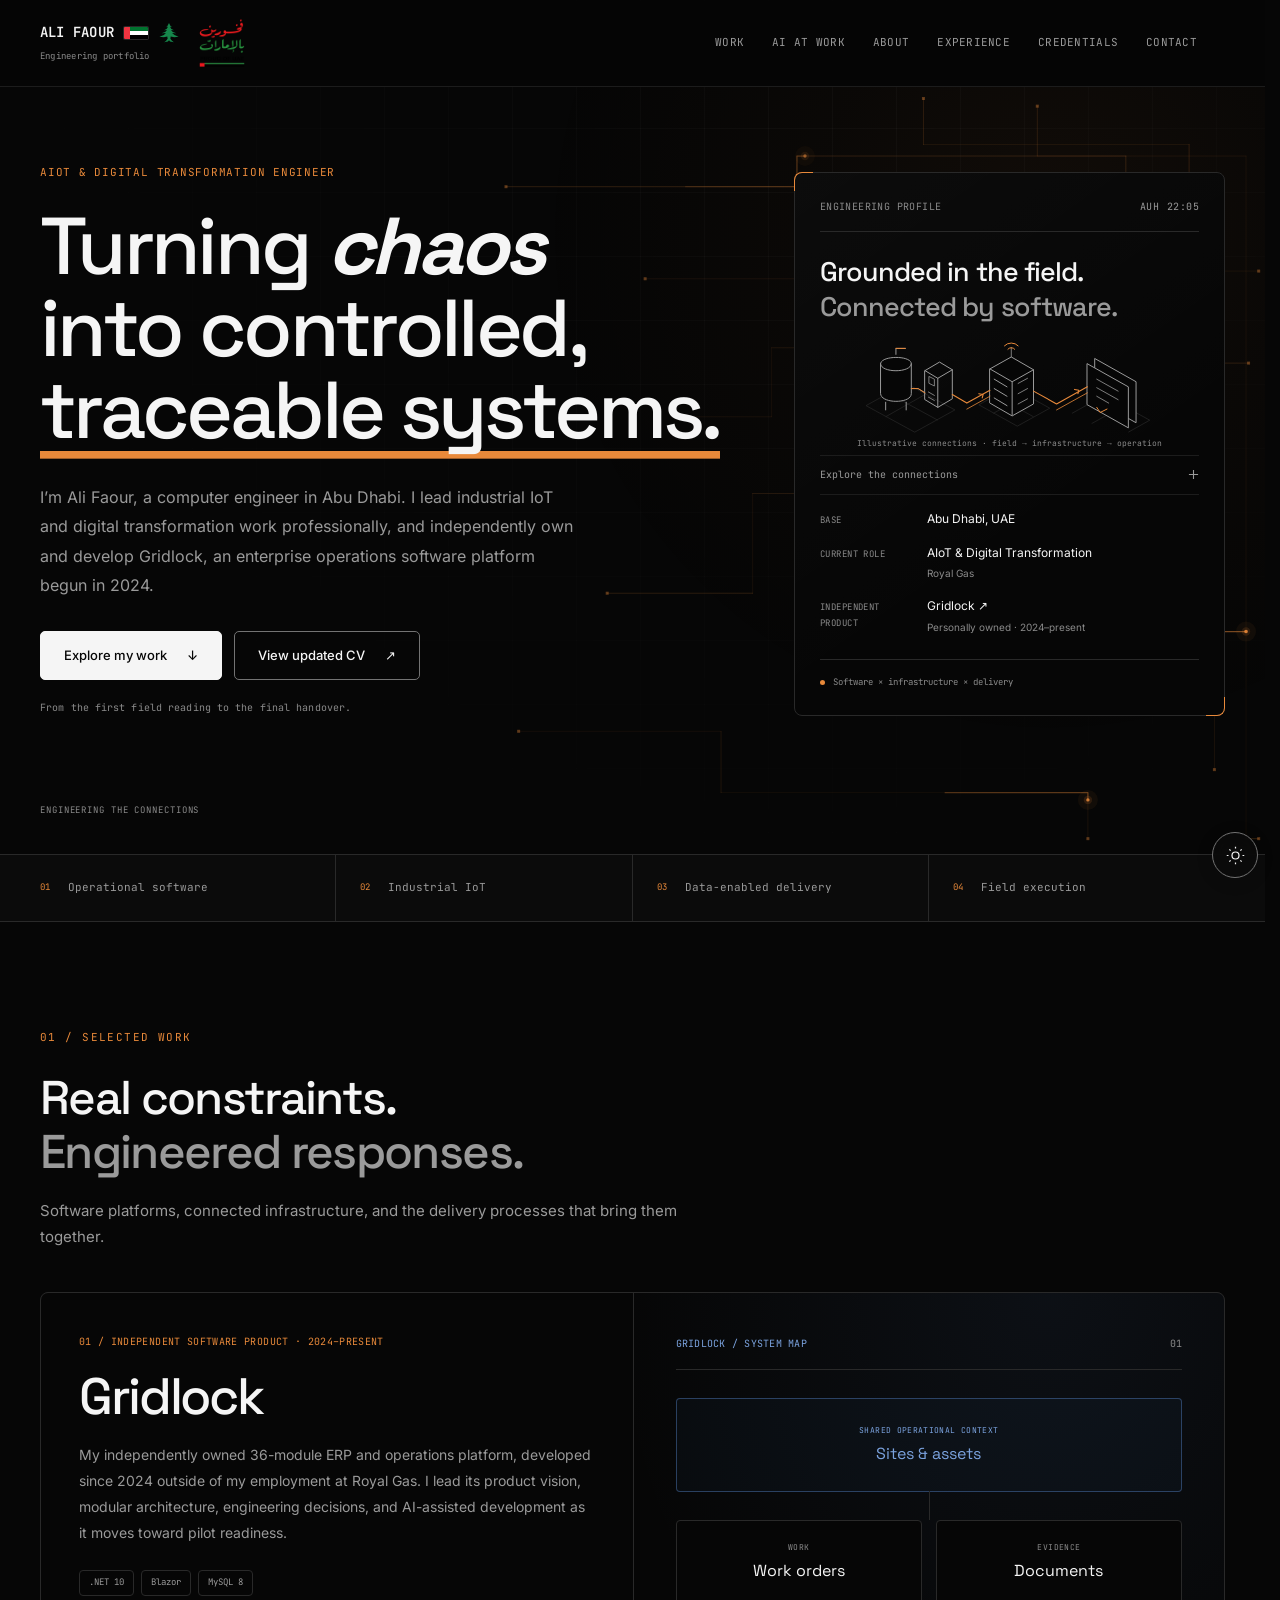
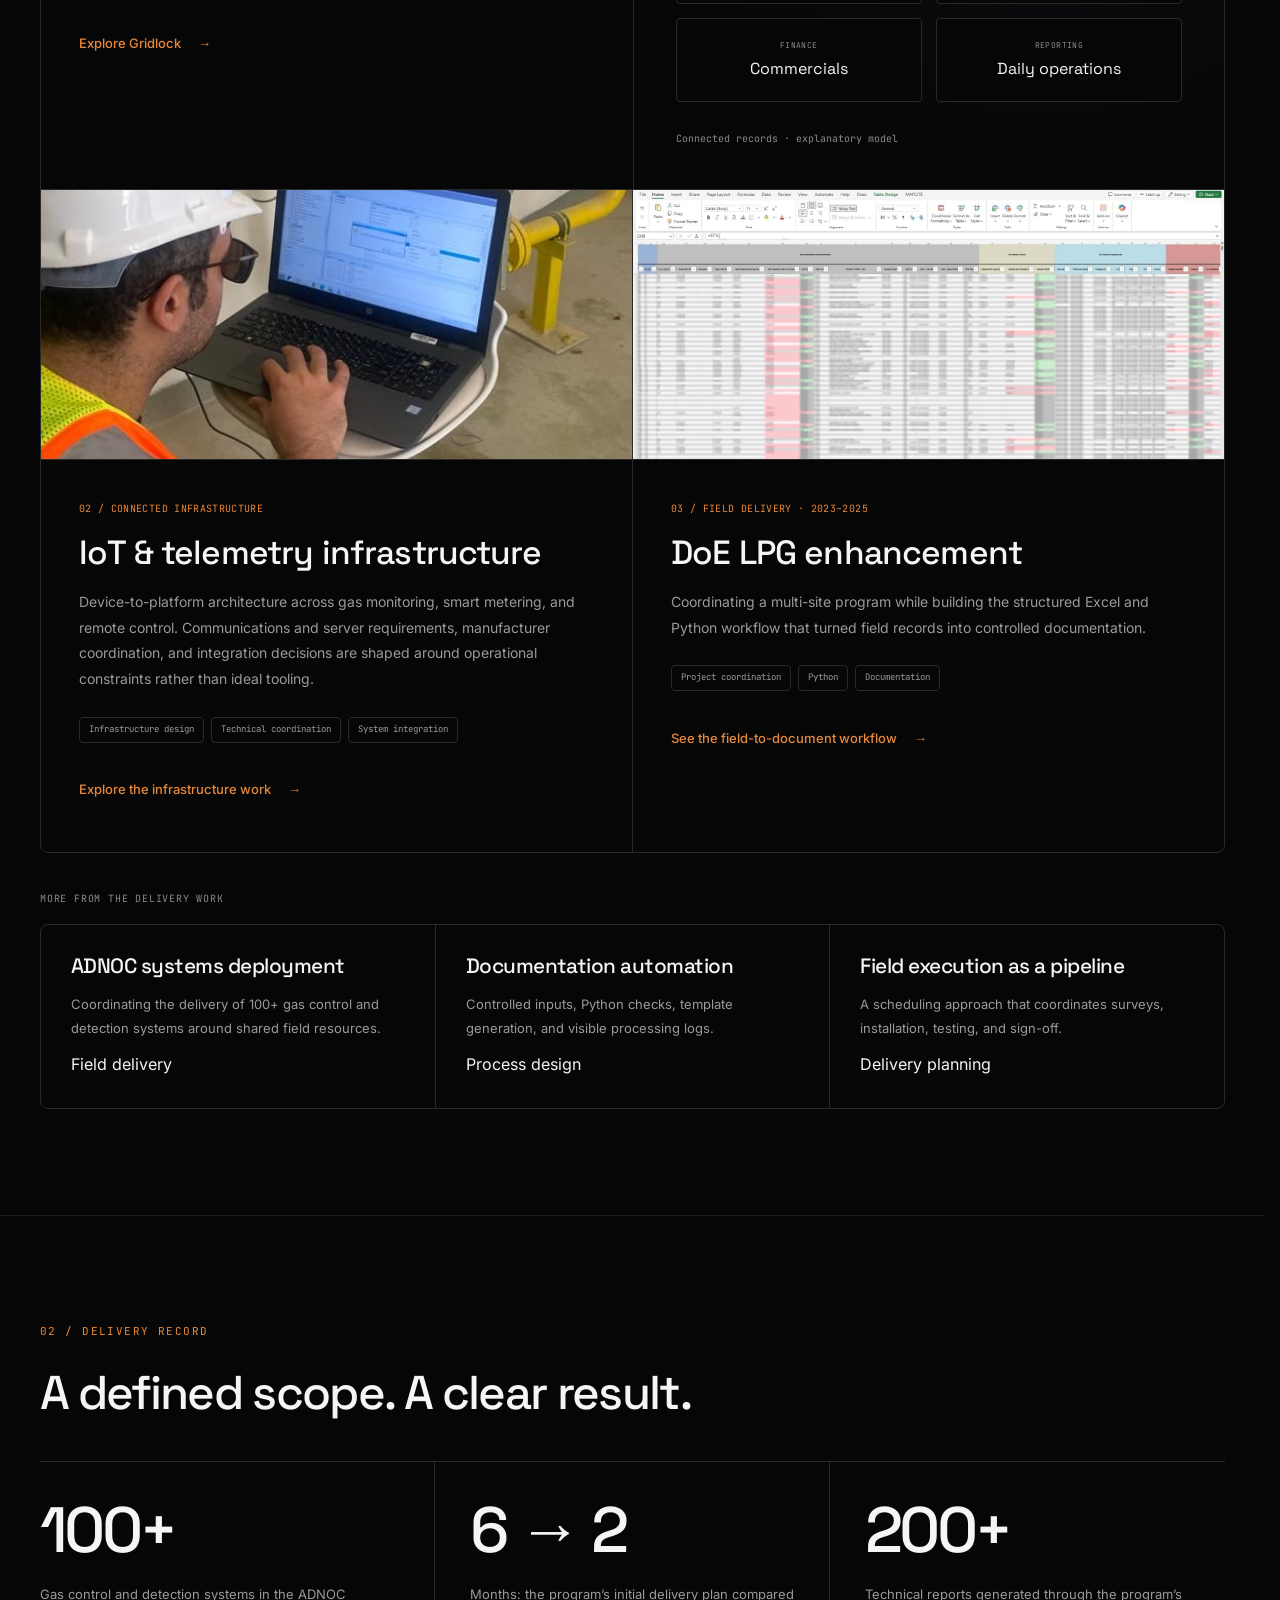
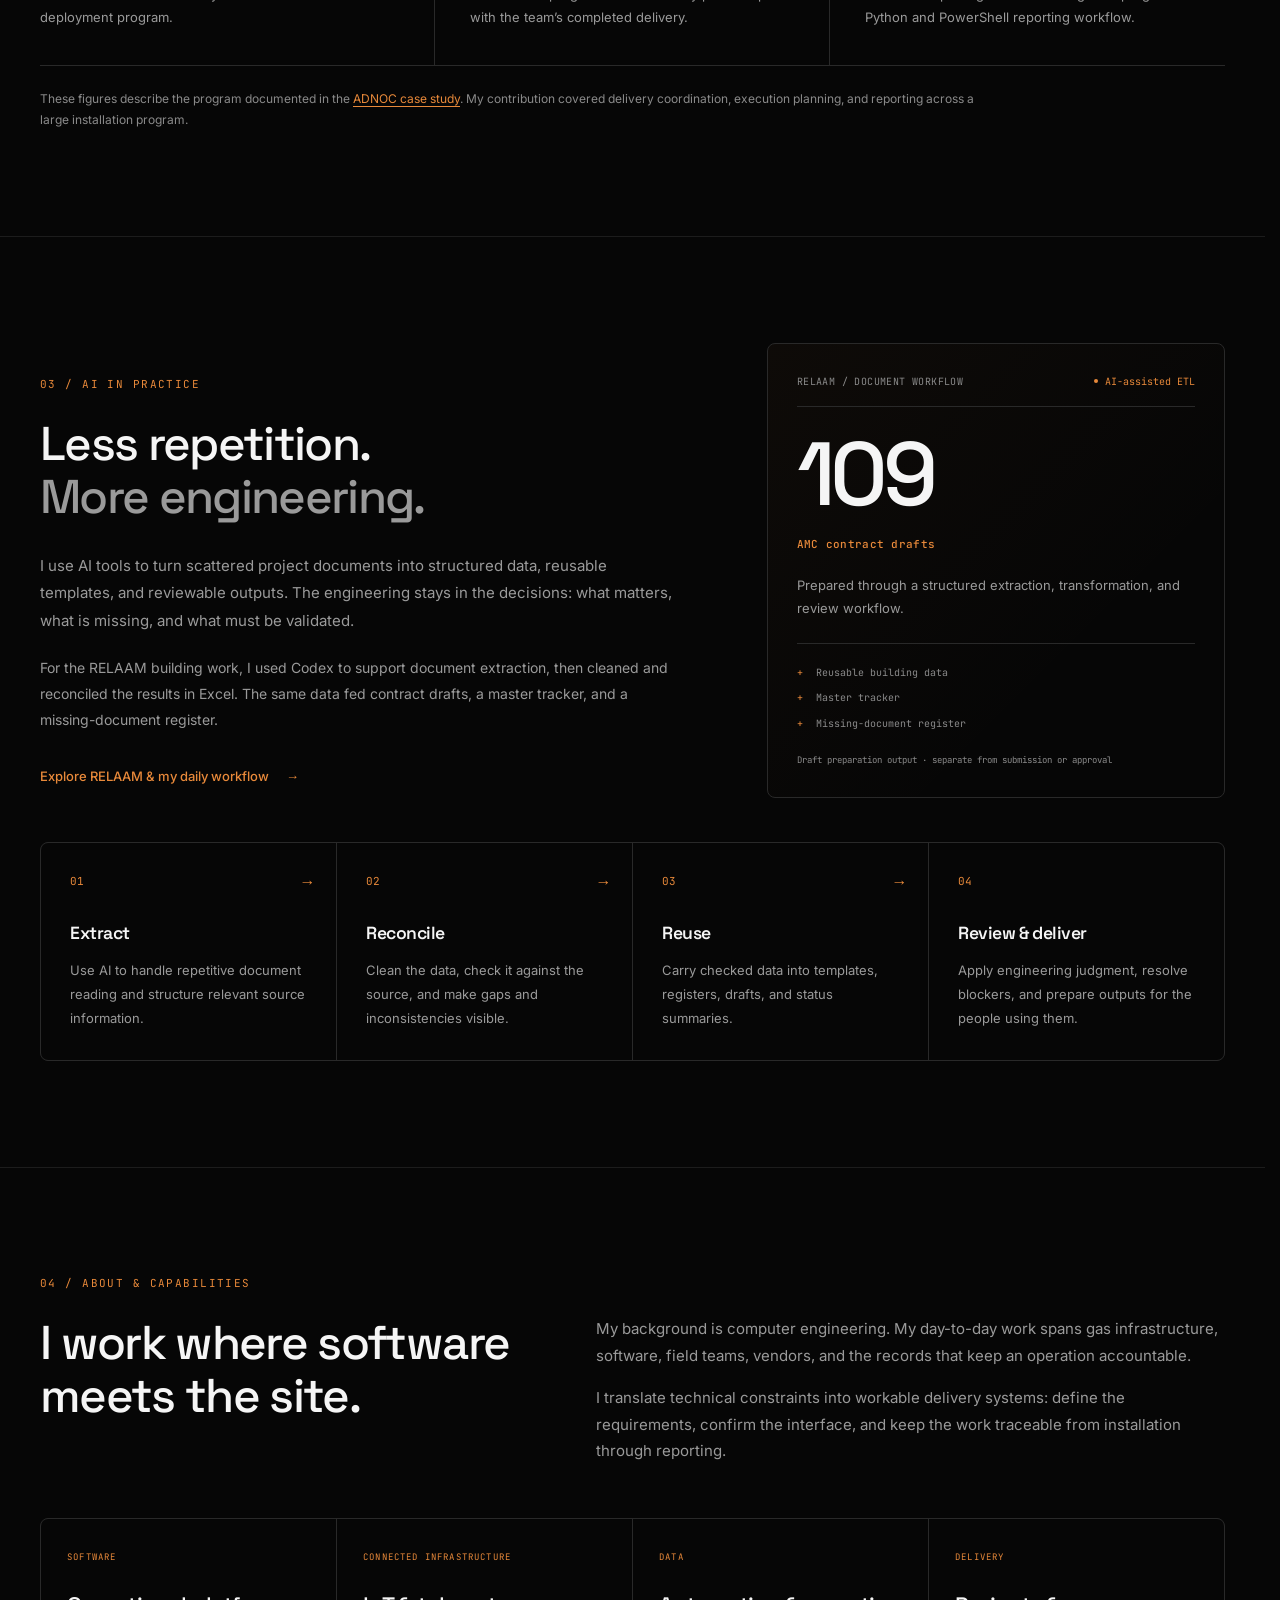
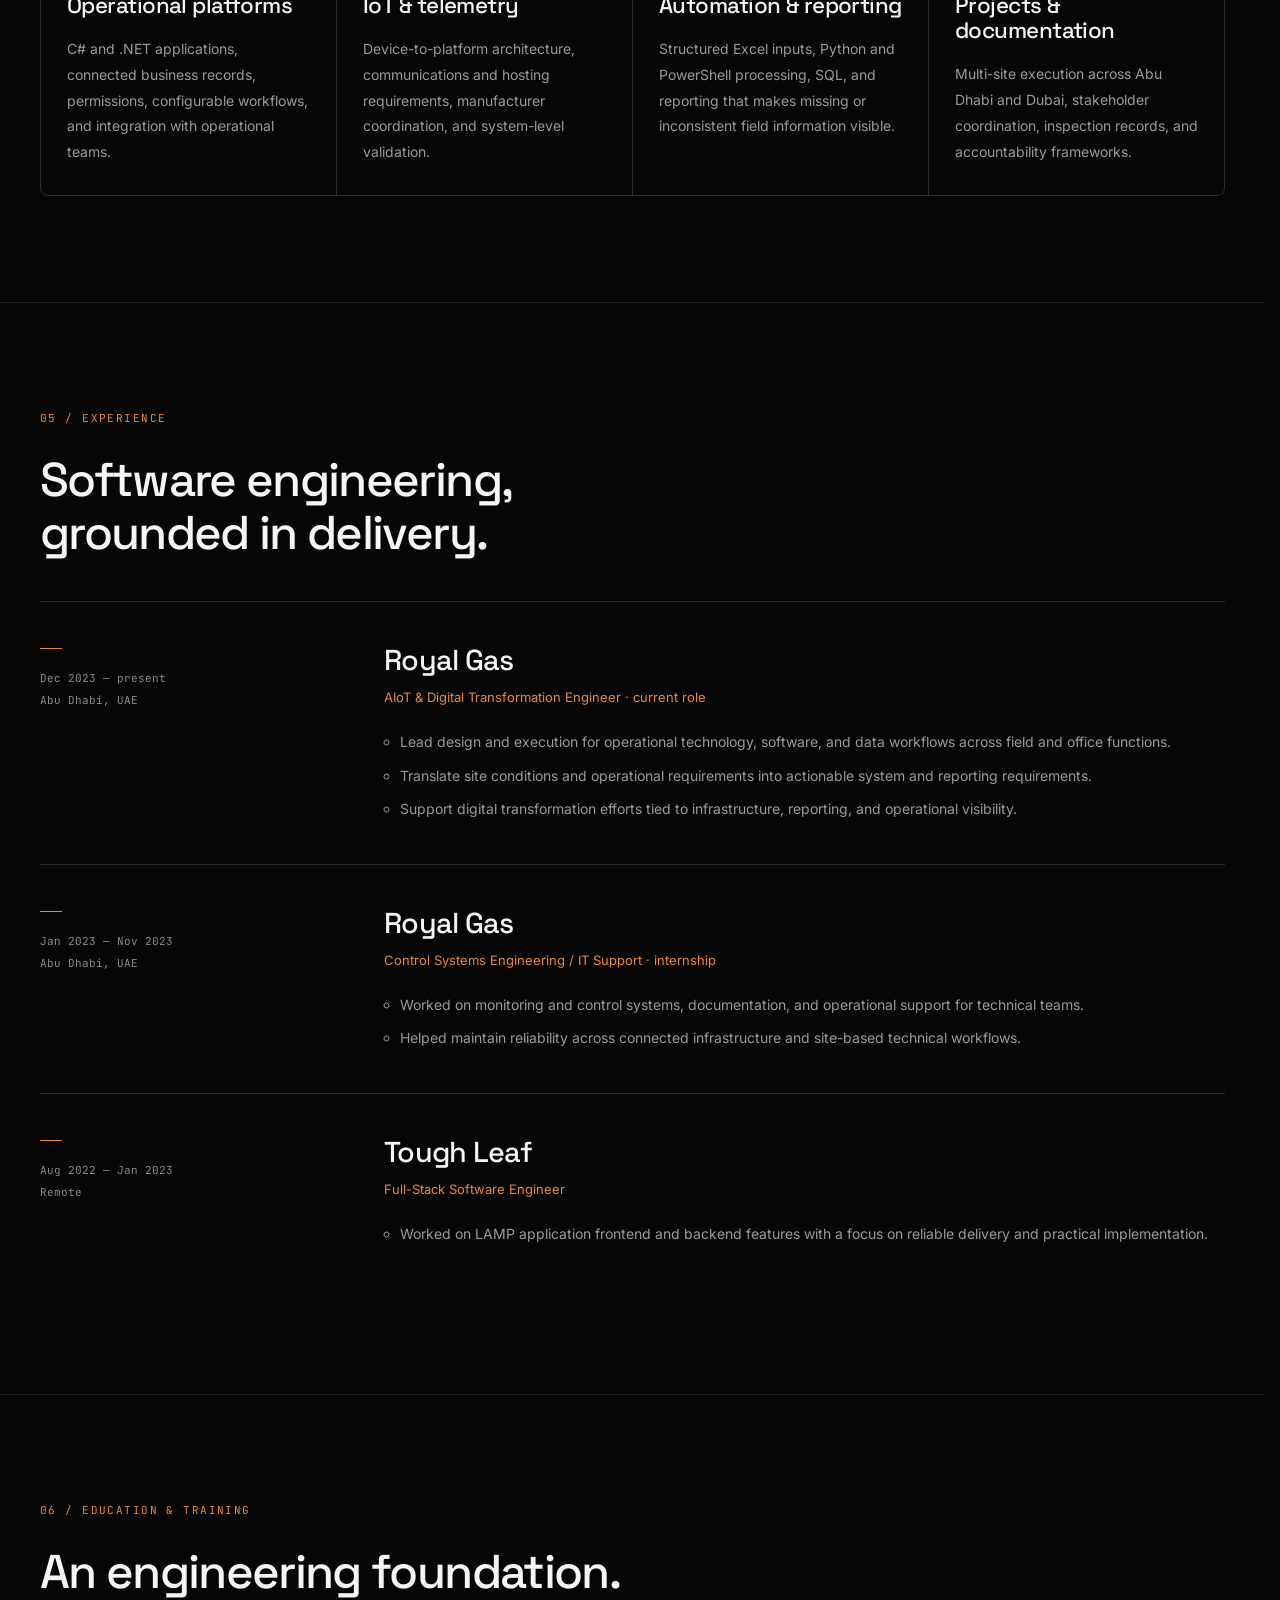
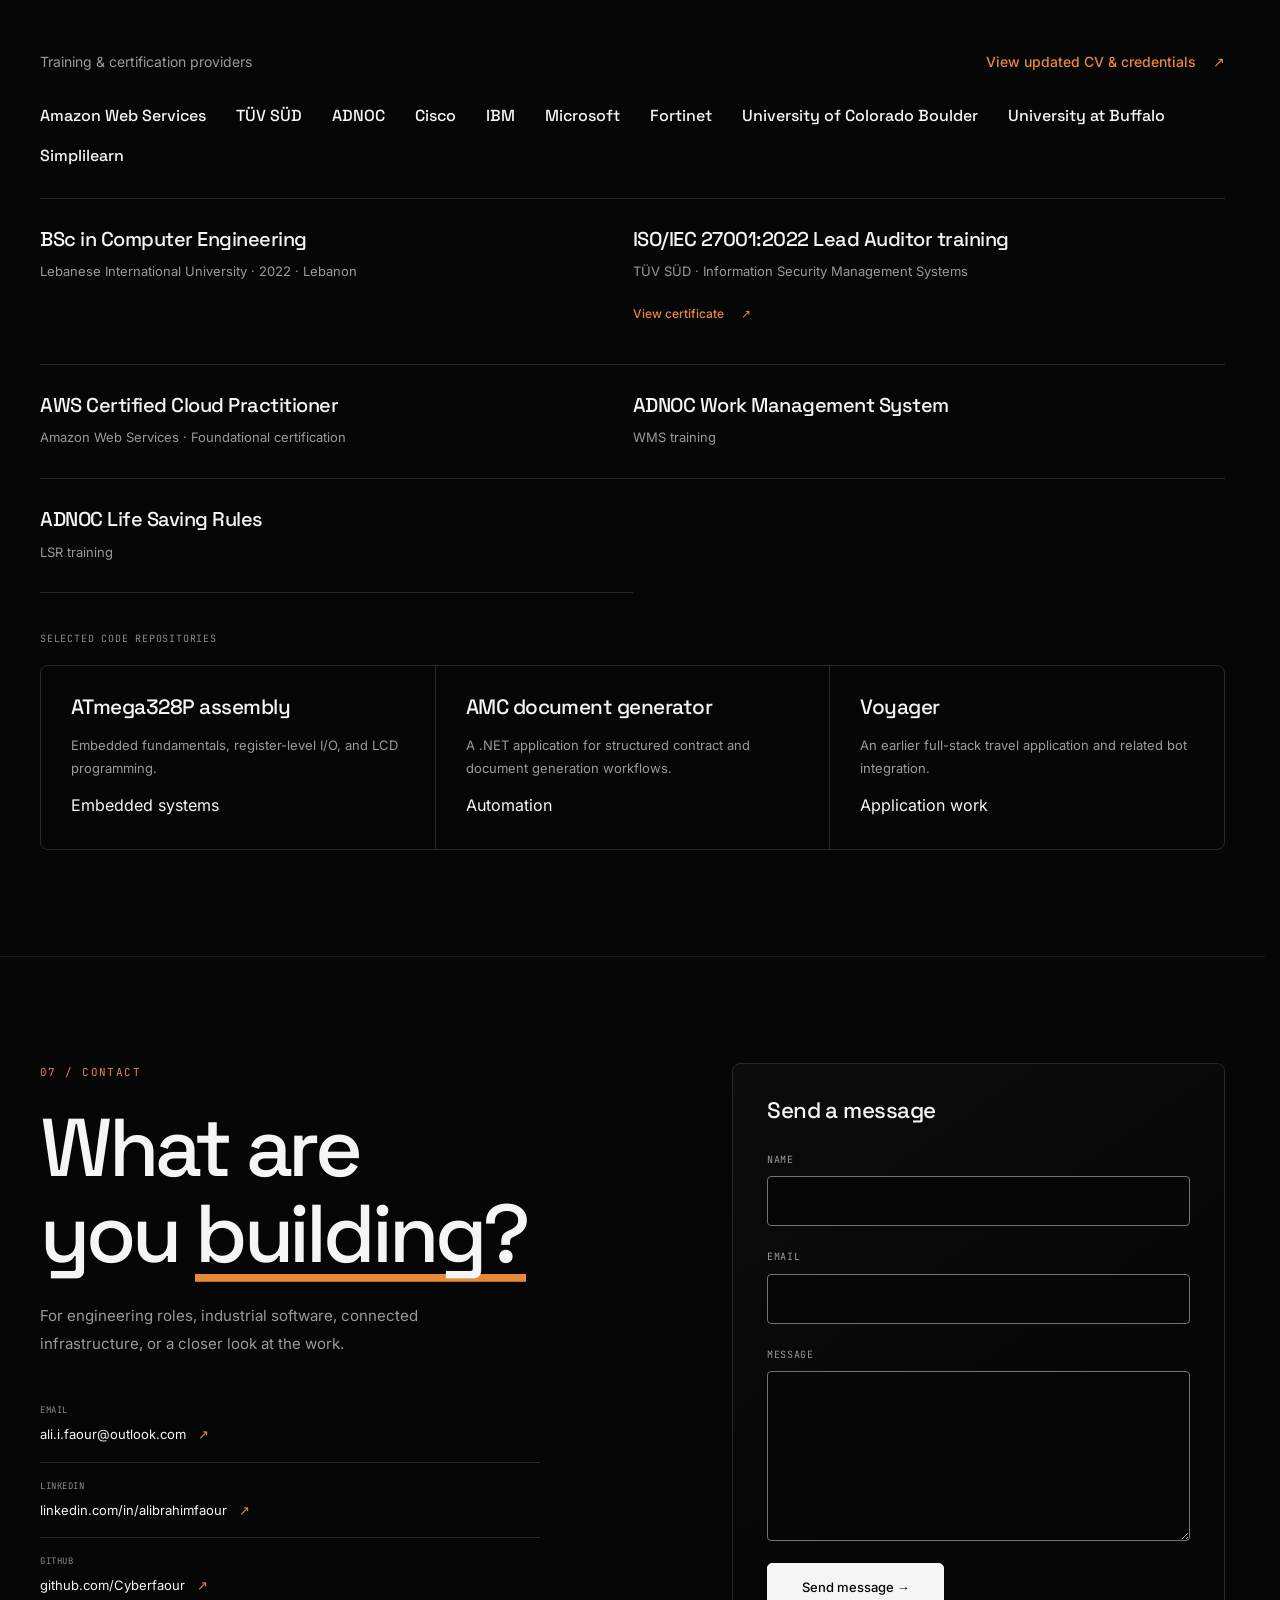
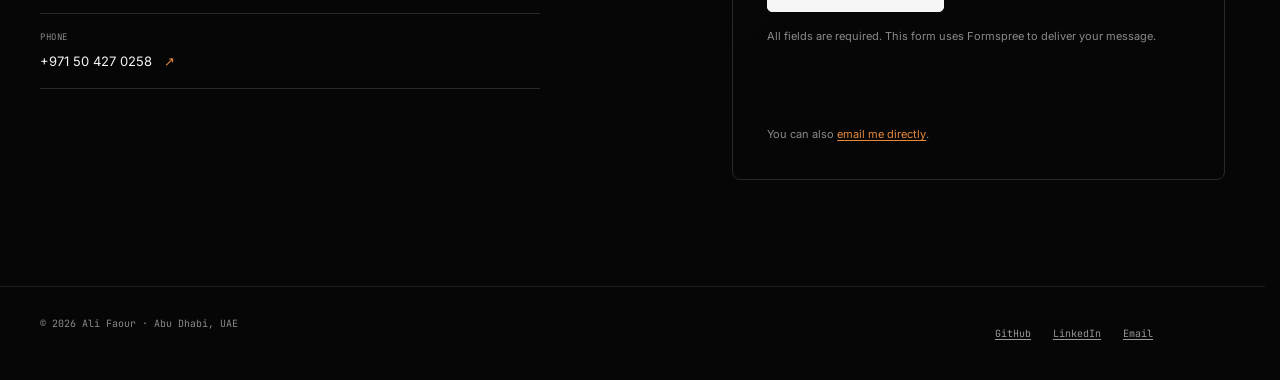
<file: index.html>
<!doctype html>
<html lang="en" data-theme="dark">
<head>
  <meta charset="utf-8">
  <meta name="viewport" content="width=device-width, initial-scale=1">
  <title>Ali Faour — AIoT &amp; Digital Transformation Engineer</title>
  <meta name="description" content="Industrial software, gas telemetry, and field automation by Ali Faour, a computer engineer based in Abu Dhabi. Explore Gridlock and engineering case studies.">
  <meta name="theme-color" content="#060606">
  <link rel="canonical" href="https://cyberfaour.github.io/Portfolio/">
  <meta property="og:type" content="website">
  <meta property="og:title" content="Ali Faour — AIoT &amp; Digital Transformation Engineer">
  <meta property="og:description" content="Industrial software, gas telemetry, and field automation by Ali Faour, a computer engineer based in Abu Dhabi. Explore Gridlock and engineering case studies.[...]
  <meta property="og:url" content="https://cyberfaour.github.io/Portfolio/">
  <meta name="twitter:card" content="summary">
  <link rel="icon" href="assets/favicon.svg" type="image/svg+xml">
  <link rel="preload" href="assets/fonts/space-grotesk-latin-variable.woff2" as="font" type="font/woff2" crossorigin>
  <link rel="stylesheet" href="assets/styles/fonts.css">
  <link rel="stylesheet" href="assets/styles/portfolio.css">
  <link rel="stylesheet" href="assets/styles/hero-blueprint.css">
  <script src="assets/scripts/portfolio.js" defer></script>
  <script src="assets/scripts/hero-motion.js" defer></script>
  <script src="assets/scripts/hero-blueprint.js" defer></script>
</head>
<body class="portfolio-home">
  <a class="skip-link" href="#main">Skip to content</a>
  <header class="site-header">
    <div class="container header-inner">
      <a class="brand" href="index.html"><span class="brand-copy"><strong class="brand-name">ALI FAOUR <img class="brand-flag" src="assets/images/uae-flag.svg" alt="United Arab Emirates" width="24" height="12"><img class="brand-cedar" src="assets/images/lebanese-cedar.svg" alt="Lebanon cedar" width="22" height="22"></strong><small>Engineering portfolio</small></span><img class="brand-emblem" src="assets/images/proud-of-uae.svg" alt="Proud of the Emirates" width="52" height="52"></a>
      <nav class="site-nav" id="primary-navigation" aria-label="Main navigation">
        <a href="#projects">Work</a>
        <a href="#ai-workflow">AI at work</a>
        <a href="#about">About</a>
        <a href="#experience">Experience</a>
        <a href="#credentials">Credentials</a>
        <a href="#contact">Contact</a>
      </nav>
      <div class="header-actions">
        <button class="theme-toggle" type="button" data-theme-toggle hidden aria-label="Switch to light theme"><span data-theme-label>Light theme</span></button>
        <button class="menu-toggle" type="button" data-menu-toggle hidden aria-controls="primary-navigation" aria-expanded="false">Menu</button>
      </div>
    </div>
  </header>
  <main id="main" tabindex="-1">
    <section class="hero" id="top" aria-labelledby="hero-heading">
      <div class="container hero-grid">
        <div class="hero-copy">
          <p class="eyebrow">AIoT &amp; Digital Transformation Engineer</p>
          <h1 id="hero-heading"><span class="hero-line">Turning <em>chaos</em></span><span class="hero-line">into controlled,</span><span class="hero-line"><span class="marker">traceable systems.</span></span></h1>
          <p class="lede">I’m Ali Faour, a computer engineer in Abu Dhabi. I lead industrial IoT and digital transformation work professionally, and independently own and develop Gridlock, an enterprise operations software platform begun in 2024.</p>
          <div class="button-row">
            <a class="button button-primary" href="#projects">Explore my work <span aria-hidden="true">↓</span></a>
            <a class="button" href="Ali_Faour_Resume.html">View updated CV <span aria-hidden="true">↗</span></a>
          </div>
          <p class="hero-note">From the first field reading to the final handover.</p>
        </div>
        <aside class="system-console" aria-label="Engineering profile">
          <div class="console-heading"><span>ENGINEERING PROFILE</span><span class="console-location">AUH <time data-local-time hidden></time><span data-clock-fallback>UTC+04</span></span></div>
          <p class="console-title">Grounded in the field.<br><span>Connected by software.</span></p>
          <div class="hero-blueprint" data-hero-blueprint>
            <figure class="blueprint-figure">
              <svg class="blueprint-drawing" viewBox="0 0 360 110" role="img" aria-labelledby="blueprint-title blueprint-description">
                <title id="blueprint-title">From the installation to the operational record</title>
                <desc id="blueprint-description">An illustrative engineering drawing connects a tank and control cabinet through communications and server infrastructure to an operational record. The drawing represents engineering responsibilities, not a live installation.</desc>
                <g class="blueprint-ground" fill="none" stroke="currentColor">
                  <path d="m12 78 47-26 57 31-47 26ZM144 77l38-21 45 25-38 21ZM253 87l38-21 53 29-25 14"/>
                  <path d="m35 91 46-26M39 64l57 31M161 87l38-21M163 66l45 25M276 99l38-21"/>
                </g>
                <g class="blueprint-layer blueprint-field" fill="none" stroke="currentColor" stroke-linecap="round" stroke-linejoin="round">
                  <path class="blueprint-draw blueprint-face" pathLength="1" d="M29 29c0-10 36-10 36 0v35c0 12-36 12-36 0Z"/>
                  <path class="blueprint-draw" pathLength="1" d="M29 29c0 11 36 11 36 0M35 74v9m24-9v9M47 18v-7h11"/>
                  <path class="blueprint-draw" pathLength="1" d="m81 37 17-10 15 9v34L96 80l-15-9ZM81 37l15 9 17-10M96 46v34"/>
                  <path class="blueprint-draw blueprint-fine" pathLength="1" d="m86 44 6 3v8l-6-3ZM85 62l7 4m-7 2 7 4M65 58h8l8 5"/>
                  <path class="blueprint-accent blueprint-draw" pathLength="1" d="M47 11h11M65 58h8l8 5"/>
                </g>
                <g class="blueprint-layer blueprint-infrastructure" fill="none" stroke="currentColor" stroke-linecap="round" stroke-linejoin="round">
                  <path class="blueprint-draw blueprint-face" pathLength="1" d="m157 35 25-14 26 15v40l-25 14-26-15Z"/>
                  <path class="blueprint-draw" pathLength="1" d="m157 35 26 15 25-14M183 50v39M162 47l15 9m-15 2 15 9m-15 2 15 9"/>
                  <path class="blueprint-draw blueprint-fine" pathLength="1" d="m190 52 11-6m-11 18 11-6m-11 18 11-6M182 21V10"/>
                  <path class="blueprint-accent blueprint-draw" pathLength="1" d="M178 12a5 5 0 0 1 8 0m-12-4a11 11 0 0 1 16 0"/>
                </g>
                <g class="blueprint-layer blueprint-integration" fill="none" stroke="currentColor" stroke-linecap="round" stroke-linejoin="round">
                  <path class="blueprint-draw blueprint-face" pathLength="1" d="m280 23 48 27v48l-48-27Z"/>
                  <path class="blueprint-draw blueprint-face" pathLength="1" d="m271 29 48 27v48l-48-27Z"/>
                  <path class="blueprint-draw blueprint-fine" pathLength="1" d="m282 47 25 14m-25-4 25 14m-25-4 14 8"/>
                  <path class="blueprint-accent blueprint-draw" pathLength="1" d="m282 80 4 6 8-4"/>
                </g>
                <g class="blueprint-layer blueprint-routes blueprint-accent" fill="none" stroke="currentColor" stroke-linecap="round" stroke-linejoin="round">
                  <path class="blueprint-draw" pathLength="1" d="m113 65 17 10 27-15M208 61l27 15 36-20"/>
                  <path class="blueprint-draw blueprint-fine" pathLength="1" d="m130 82 27-15m78 16 36-20"/>
                  <path class="blueprint-draw" pathLength="1" d="m144 64 5 1-1 4m108-10 5 1-1 4"/>
                </g>
                <g class="blueprint-ownership" fill="none" stroke="currentColor" stroke-linecap="round">
                  <path d="M15 35V5h327v30"/>
                  <path d="M58 5v7M238 5v7M304 5v7"/>
                </g>
              </svg>
              <figcaption>Illustrative connections · field → infrastructure → operation</figcaption>
            </figure>
            <details class="blueprint-disclosure" data-blueprint-disclosure>
              <summary><span data-blueprint-summary>Explore the connections</span><svg viewBox="0 0 12 12" fill="none" stroke="currentColor" stroke-width="1.2" aria-hidden="true"><path d="M6 1v10M1 6h10"/></svg></summary>
              <div class="blueprint-explorer">
                <div class="blueprint-controls" role="group" aria-label="Choose an engineering layer" data-blueprint-controls hidden>
                  <button type="button" data-blueprint-layer="field" aria-pressed="true" aria-controls="blueprint-field">Field</button>
                  <button type="button" data-blueprint-layer="infrastructure" aria-pressed="false" aria-controls="blueprint-infrastructure">Infrastructure</button>
                  <button type="button" data-blueprint-layer="integration" aria-pressed="false" aria-controls="blueprint-integration">Integration</button>
                  <button type="button" data-blueprint-layer="ownership" aria-pressed="false" aria-controls="blueprint-ownership">Ownership</button>
                </div>
                <div class="blueprint-panels">
                  <section class="blueprint-panel" id="blueprint-field" data-blueprint-panel="field" aria-labelledby="blueprint-field-heading">
                    <h2 id="blueprint-field-heading">Specify the field behavior.</h2>
                    <p>I turn operating needs into device and control requirements: what must be measured, how a command should behave, and what feedback confirms the result. Sample checks and commissioning connect the specification to the installation.</p>
                    <a href="Telemetry%20Case%20Study.html#validation">See the validation work <span aria-hidden="true">→</span></a>
                  </section>
                  <section class="blueprint-panel" id="blueprint-infrastructure" data-blueprint-panel="infrastructure" aria-labelledby="blueprint-infrastructure-heading">
                    <h2 id="blueprint-infrastructure-heading">Design the path to the platform.</h2>
                    <p>I assess communications paths, server endpoints, hosting, access, and support needs. Working with manufacturer engineering teams, I make the infrastructure dependencies and operating trade-offs explicit before integration.</p>
                    <a href="Telemetry%20Case%20Study.html#integration">Explore the infrastructure scope <span aria-hidden="true">→</span></a>
                  </section>
                  <section class="blueprint-panel" id="blueprint-integration" data-blueprint-panel="integration" aria-labelledby="blueprint-integration-heading">
                    <h2 id="blueprint-integration-heading">Define the supported interface.</h2>
                    <p>I confirm the supported software interface, then work through asset identity, timestamps, access, and reporting requirements. Those checks establish how device information can move into operational software.</p>
                    <a href="Telemetry%20Case%20Study.html#requirements">Read an integration decision <span aria-hidden="true">→</span></a>
                  </section>
                  <section class="blueprint-panel" id="blueprint-ownership" data-blueprint-panel="ownership" aria-labelledby="blueprint-ownership-heading">
                    <h2 id="blueprint-ownership-heading">Connect the responsibilities.</h2>
                    <p>I bring manufacturers, IT, field teams, and operational stakeholders into the same technical brief. Together we resolve who supplies, validates, maintains, and supports each layer, and which decisions need attention next.</p>
                    <a href="Telemetry%20Case%20Study.html#context">See the coordination work <span aria-hidden="true">→</span></a>
                  </section>
                </div>
              </div>
            </details>
          </div>
          <dl class="profile-record">
            <div><dt>BASE</dt><dd>Abu Dhabi, UAE</dd></div>
            <div><dt>CURRENT ROLE</dt><dd>AIoT &amp; Digital Transformation<br><span>Royal Gas</span></dd></div>
            <div><dt>INDEPENDENT PRODUCT</dt><dd><a href="Gridlock%20Case%20Study.html">Gridlock <span aria-hidden="true">↗</span></a><span>Personally owned · 2024–present</span></dd></div>
          </dl>
          <div class="console-footer"><span class="status-dot" aria-hidden="true"></span><span>Software × infrastructure × delivery</span></div>
        </aside>
      </div>
      <div class="container hero-foot"><span>ENGINEERING THE CONNECTIONS</span><button class="motion-toggle" type="button" data-motion-toggle hidden aria-label="Pause hero animation" aria-pressed="true"></button></div>
    </section>

    <div class="capability-rail" aria-label="Core disciplines"><div class="container"><span><small>01</small> Operational software</span><span><small>02</small> Industrial IoT</span><span><small>03</small> Data-enabled delivery</span><span><small>04</small> Field execution</span></div></div>

    <section class="section" id="projects" aria-labelledby="work-heading">
      <div class="container">
        <div class="section-heading">
          <p class="section-label">01 / Selected work</p>
          <h2 id="work-heading">Real constraints.<br><span class="muted">Engineered responses.</span></h2>
          <p>Software platforms, connected infrastructure, and the delivery processes that bring them together.</p>
        </div>
        <div class="work-grid">
          <article class="project project-featured">
            <div class="project-body">
              <span class="project-kicker">01 / Independent software product · 2024–present</span>
              <h3>Gridlock</h3>
              <p>My independently owned 36-module ERP and operations platform, developed since 2024 outside of my employment at Royal Gas. I lead its product vision, modular architecture, engineering decisions, and AI-assisted development as it moves toward pilot readiness.</p>
              <ul class="tag-list" aria-label="Gridlock technologies"><li class="tag">.NET 10</li><li class="tag">Blazor</li><li class="tag">MySQL 8</li></ul>
              <a class="text-link" href="Gridlock%20Case%20Study.html">Explore Gridlock <span aria-hidden="true">→</span></a>
            </div>
            <div class="project-media project-media-diagram" aria-label="Illustrative map of connected Gridlock records">
              <div class="diagram-header"><span>GRIDLOCK / SYSTEM MAP</span><span>01</span></div>
              <div class="record-map"><span><small>SHARED OPERATIONAL CONTEXT</small>Sites &amp; assets</span><span><small>WORK</small>Work orders</span><span><small>EVIDENCE</small>Documents</span><span><small>FINANCE</small>Commercials</span><span><small>REPORTING</small>Daily operations</span></div>
              <span class="diagram-caption">Connected records · explanatory model</span>
            </div>
          </article>
          <article class="project">
            <div class="project-media project-media-field"><img src="assets/site-gas-panel.jpg" width="576" height="1024" alt="Field configuration using a laptop at a gas installation" loading="lazy"></div>
            <div class="project-body">
              <span class="project-kicker">02 / Connected infrastructure</span>
              <h3>IoT &amp; telemetry infrastructure</h3>
              <p>Device-to-platform architecture across gas monitoring, smart metering, and remote control. Communications and server requirements, manufacturer coordination, and integration decisions are shaped around operational constraints rather than ideal tooling.</p>
              <ul class="tag-list" aria-label="Telemetry disciplines"><li class="tag">Infrastructure design</li><li class="tag">Technical coordination</li><li class="tag">System integration</li></ul>
              <a class="text-link" href="Telemetry%20Case%20Study.html">Explore the infrastructure work <span aria-hidden="true">→</span></a>
            </div>
          </article>
          <article class="project">
            <div class="project-media project-media-tracker"><img src="assets/tracker-excel.jpg" width="1600" height="858" alt="Structured Excel tracker for site status, contracts, and remedial work" loading="lazy"></div>
            <div class="project-body">
              <span class="project-kicker">03 / Field delivery · 2023–2025</span>
              <h3>DoE LPG enhancement</h3>
              <p>Coordinating a multi-site program while building the structured Excel and Python workflow that turned field records into controlled documentation.</p>
              <ul class="tag-list" aria-label="DoE project disciplines"><li class="tag">Project coordination</li><li class="tag">Python</li><li class="tag">Documentation</li></ul>
              <a class="text-link" href="DoE%20LPG%20Case%20Study.html">See the field-to-document workflow <span aria-hidden="true">→</span></a>
            </div>
          </article>
        </div>
        <div class="more-work">
          <h3>More from the delivery work</h3>
          <div class="grid-3">
            <a class="link-card" href="ADNOC%20Case%20Study.html"><h3>ADNOC systems deployment</h3><p>Coordinating the delivery of 100+ gas control and detection systems around shared field resources.</p><span class="link-card-meta">Field delivery</span></a>
            <a class="link-card" href="DoE%20LPG%20Case%20Study.html#pipeline"><h3>Documentation automation</h3><p>Controlled inputs, Python checks, template generation, and visible processing logs.</p><span class="link-card-meta">Process design</span></a>
            <a class="link-card" href="ADNOC%20Case%20Study.html#pipeline"><h3>Field execution as a pipeline</h3><p>A scheduling approach that coordinates surveys, installation, testing, and sign-off.</p><span class="link-card-meta">Delivery planning</span></a>
          </div>
        </div>
      </div>
    </section>

    <section class="section" id="results" aria-labelledby="results-heading">
      <div class="container">
        <div class="section-heading"><p class="section-label">02 / Delivery record</p><h2 id="results-heading">A defined scope. A clear result.</h2></div>
        <div class="metric-row">
          <div><span class="metric-value">100+</span><span class="metric-label">Gas control and detection systems in the ADNOC deployment program.</span></div>
          <div><span class="metric-value">6 → 2</span><span class="metric-label">Months: the program’s initial delivery plan compared with the team’s completed delivery.</span></div>
          <div><span class="metric-value">200+</span><span class="metric-label">Technical reports generated through the program’s Python and PowerShell reporting workflow.</span></div>
        </div>
        <p class="results-note">These figures describe the program documented in the <a href="ADNOC%20Case%20Study.html#results">ADNOC case study</a>. My contribution covered delivery coordination, execution planning, and reporting across a large installation program.</p>
      </div>
    </section>

    <section class="section" id="ai-workflow" aria-labelledby="ai-heading">
      <div class="container">
        <div class="ai-intro">
          <div>
            <p class="section-label">03 / AI in practice</p>
            <h2 id="ai-heading">Less repetition.<br><span class="muted">More engineering.</span></h2>
            <p class="lede">I use AI tools to turn scattered project documents into structured data, reusable templates, and reviewable outputs. The engineering stays in the decisions: what matters, what is missing, and what must be validated.</p>
            <p class="ai-context">For the RELAAM building work, I used Codex to support document extraction, then cleaned and reconciled the results in Excel. The same data fed contract drafts, a master tracker, and a missing-document register.</p>
            <a class="text-link" href="AI%20Workflow%20Case%20Study.html">Explore RELAAM &amp; my daily workflow <span aria-hidden="true">→</span></a>
          </div>
          <aside class="ai-output" aria-label="RELAAM document preparation output">
            <div class="console-heading"><span>RELAAM / DOCUMENT WORKFLOW</span><span class="console-status">AI-assisted ETL</span></div>
            <span class="ai-output-number">109<span>AMC contract drafts</span></span>
            <p>Prepared through a structured extraction, transformation, and review workflow.</p>
            <div class="ai-output-list"><span>Reusable building data</span><span>Master tracker</span><span>Missing-document register</span></div>
            <p class="diagram-note">Draft preparation output · separate from submission or approval</p>
          </aside>
        </div>
        <ol class="workflow-list ai-workflow-list" aria-label="How AI fits into the work">
          <li><h3>Extract</h3><p>Use AI to handle repetitive document reading and structure relevant source information.</p></li>
          <li><h3>Reconcile</h3><p>Clean the data, check it against the source, and make gaps and inconsistencies visible.</p></li>
          <li><h3>Reuse</h3><p>Carry checked data into templates, registers, drafts, and status summaries.</p></li>
          <li><h3>Review &amp; deliver</h3><p>Apply engineering judgment, resolve blockers, and prepare outputs for the people using them.</p></li>
        </ol>
      </div>
    </section>

    <section class="section" id="about" aria-labelledby="about-heading">
      <div class="container">
        <p class="section-label">04 / About &amp; capabilities</p>
        <div class="about-intro">
          <h2 id="about-heading">I work where software meets the site.</h2>
          <div><p>My background is computer engineering. My day-to-day work spans gas infrastructure, software, field teams, vendors, and the records that keep an operation accountable.</p><p>I translate technical constraints into workable delivery systems: define the requirements, confirm the interface, and keep the work traceable from installation through reporting.</p></div>
        </div>
        <div id="expertise" class="capability-grid">
          <article class="panel"><p class="section-label">Software</p><h3>Operational platforms</h3><p>C# and .NET applications, connected business records, permissions, configurable workflows, and integration with operational teams.</p></article>
          <article class="panel"><p class="section-label">Connected infrastructure</p><h3>IoT &amp; telemetry</h3><p>Device-to-platform architecture, communications and hosting requirements, manufacturer coordination, and system-level validation.</p></article>
          <article class="panel"><p class="section-label">Data</p><h3>Automation &amp; reporting</h3><p>Structured Excel inputs, Python and PowerShell processing, SQL, and reporting that makes missing or inconsistent field information visible.</p></article>
          <article class="panel"><p class="section-label">Delivery</p><h3>Projects &amp; documentation</h3><p>Multi-site execution across Abu Dhabi and Dubai, stakeholder coordination, inspection records, and accountability frameworks.</p></article>
        </div>
      </div>
    </section>

    <section class="section" id="experience" aria-labelledby="experience-heading">
      <div class="container">
        <div class="section-heading"><p class="section-label">05 / Experience</p><h2 id="experience-heading">Software engineering,<br>grounded in delivery.</h2></div>
        <ol class="experience-list">
          <li><div class="experience-date">Dec 2023 — present<br>Abu Dhabi, UAE</div><div><h3>Royal Gas</h3><p class="experience-role">AIoT &amp; Digital Transformation Engineer · current role</p><ul><li>Lead design and execution for operational technology, software, and data workflows across field and office functions.</li><li>Translate site conditions and operational requirements into actionable system and reporting requirements.</li><li>Support digital transformation efforts tied to infrastructure, reporting, and operational visibility.</li></ul></div></li>
          <li><div class="experience-date">Jan 2023 — Nov 2023<br>Abu Dhabi, UAE</div><div><h3>Royal Gas</h3><p class="experience-role">Control Systems Engineering / IT Support · internship</p><ul><li>Worked on monitoring and control systems, documentation, and operational support for technical teams.</li><li>Helped maintain reliability across connected infrastructure and site-based technical workflows.</li></ul></div></li>
          <li><div class="experience-date">Aug 2022 — Jan 2023<br>Remote</div><div><h3>Tough Leaf</h3><p class="experience-role">Full-Stack Software Engineer</p><ul><li>Worked on LAMP application frontend and backend features with a focus on reliable delivery and practical implementation.</li></ul></div></li>
        </ol>
      </div>
    </section>

    <section class="section" id="credentials" aria-labelledby="credentials-heading">
      <div class="container">
        <div class="section-heading"><p class="section-label">06 / Education &amp; training</p><h2 id="credentials-heading">An engineering foundation.</h2></div>
        <div class="credential-providers" aria-labelledby="providers-heading">
          <div class="provider-heading">
            <p id="providers-heading">Training &amp; certification providers</p>
            <a class="text-link" href="Ali_Faour_Resume.html">View updated CV &amp; credentials <span aria-hidden="true">↗</span></a>
          </div>
          <ul class="provider-list" role="list">
            <li>Amazon Web Services</li>
            <li>TÜV SÜD</li>
            <li>ADNOC</li>
            <li>Cisco</li>
            <li>IBM</li>
            <li>Microsoft</li>
            <li>Fortinet</li>
            <li>University of Colorado Boulder</li>
            <li>University at Buffalo</li>
            <li>Simplilearn</li>
          </ul>
        </div>
        <ul class="credential-list">
          <li><h3>BSc in Computer Engineering</h3><p>Lebanese International University · 2022 · Lebanon</p></li>
          <li><h3>ISO/IEC 27001:2022 Lead Auditor training</h3><p>TÜV SÜD · Information Security Management Systems</p><a class="text-link" href="uploads/ALI%20FAOUR%20-%20LAC%20-%20ISMS%2027001.2022%20-%20IRCA.pdf">View certificate <span aria-hidden="true">↗</span></a></li>
          <li><h3>AWS Certified Cloud Practitioner</h3><p>Amazon Web Services · Foundational certification</p></li>
          <li><h3>ADNOC Work Management System</h3><p>WMS training</p></li>
          <li><h3>ADNOC Life Saving Rules</h3><p>LSR training</p></li>
        </ul>
        <div class="more-work">
          <h3>Selected code repositories</h3>
          <div class="grid-3">
            <a class="link-card" href="https://github.com/Cyberfaour/ATMEGA328P_8bit_ASM"><h3>ATmega328P assembly</h3><p>Embedded fundamentals, register-level I/O, and LCD programming.</p><span class="link-card-meta">Embedded systems</span></a>
            <a class="link-card" href="https://github.com/Cyberfaour/Dotnet/tree/main/AMC_Generator"><h3>AMC document generator</h3><p>A .NET application for structured contract and document generation workflows.</p><span class="link-card-meta">Automation</span></a>
            <a class="link-card" href="https://github.com/Cyberfaour/Voyager-Traveling-System"><h3>Voyager</h3><p>An earlier full-stack travel application and related bot integration.</p><span class="link-card-meta">Application work</span></a>
          </div>
        </div>
      </div>
    </section>

    <section class="section" id="contact" aria-labelledby="contact-heading">
      <div class="container contact-grid">
        <div>
          <p class="section-label">07 / Contact</p>
          <h2 id="contact-heading">What are<br>you <span class="marker">building?</span></h2>
          <p class="lede">For engineering roles, industrial software, connected infrastructure, or a closer look at the work.</p>
          <ul class="contact-links">
            <li><a href="mailto:ali.i.faour@outlook.com"><small>Email</small>ali.i.faour@outlook.com <span aria-hidden="true">↗</span></a></li>
            <li><a href="https://www.linkedin.com/in/alibrahimfaour/"><small>LinkedIn</small>linkedin.com/in/alibrahimfaour <span aria-hidden="true">↗</span></a></li>
            <li><a href="https://github.com/Cyberfaour"><small>GitHub</small>github.com/Cyberfaour <span aria-hidden="true">↗</span></a></li>
            <li><a href="tel:+971504270258"><small>Phone</small>+971 50 427 0258 <span aria-hidden="true">↗</span></a></li>
          </ul>
        </div>
        <form class="contact-form" action="https://formspree.io/f/moqzooaa" method="POST" data-contact-form aria-labelledby="form-heading">
          <h3 id="form-heading">Send a message</h3>
          <div class="field"><label for="contact-name">Name</label><input id="contact-name" name="name" type="text" autocomplete="name" required maxlength="200"></div>
          <div class="field"><label for="contact-email">Email</label><input id="contact-email" name="email" type="email" autocomplete="email" required maxlength="254"></div>
          <div class="field"><label for="contact-message">Message</label><textarea id="contact-message" name="message" rows="6" required maxlength="10000"></textarea></div>
          <button class="button button-primary form-submit" type="submit">Send message →</button>
          <p class="form-note">All fields are required. This form uses Formspree to deliver your message.</p>
          <p class="form-status" data-form-status role="status" aria-live="polite" aria-atomic="true" tabindex="-1"></p>
          <p class="form-note">You can also <a href="mailto:ali.i.faour@outlook.com">email me directly</a>.</p>
        </form>
      </div>
    </section>
  </main>
  <footer class="site-footer">
    <div class="container footer-inner">
      <p>© 2026 Ali Faour · Abu Dhabi, UAE</p>
      <div><a href="https://github.com/Cyberfaour">GitHub</a><a href="https://www.linkedin.com/in/alibrahimfaour/">LinkedIn</a><a href="mailto:ali.i.faour@outlook.com">Email</a></div>
    </div>
  </footer>
</body>
</html>
</file>
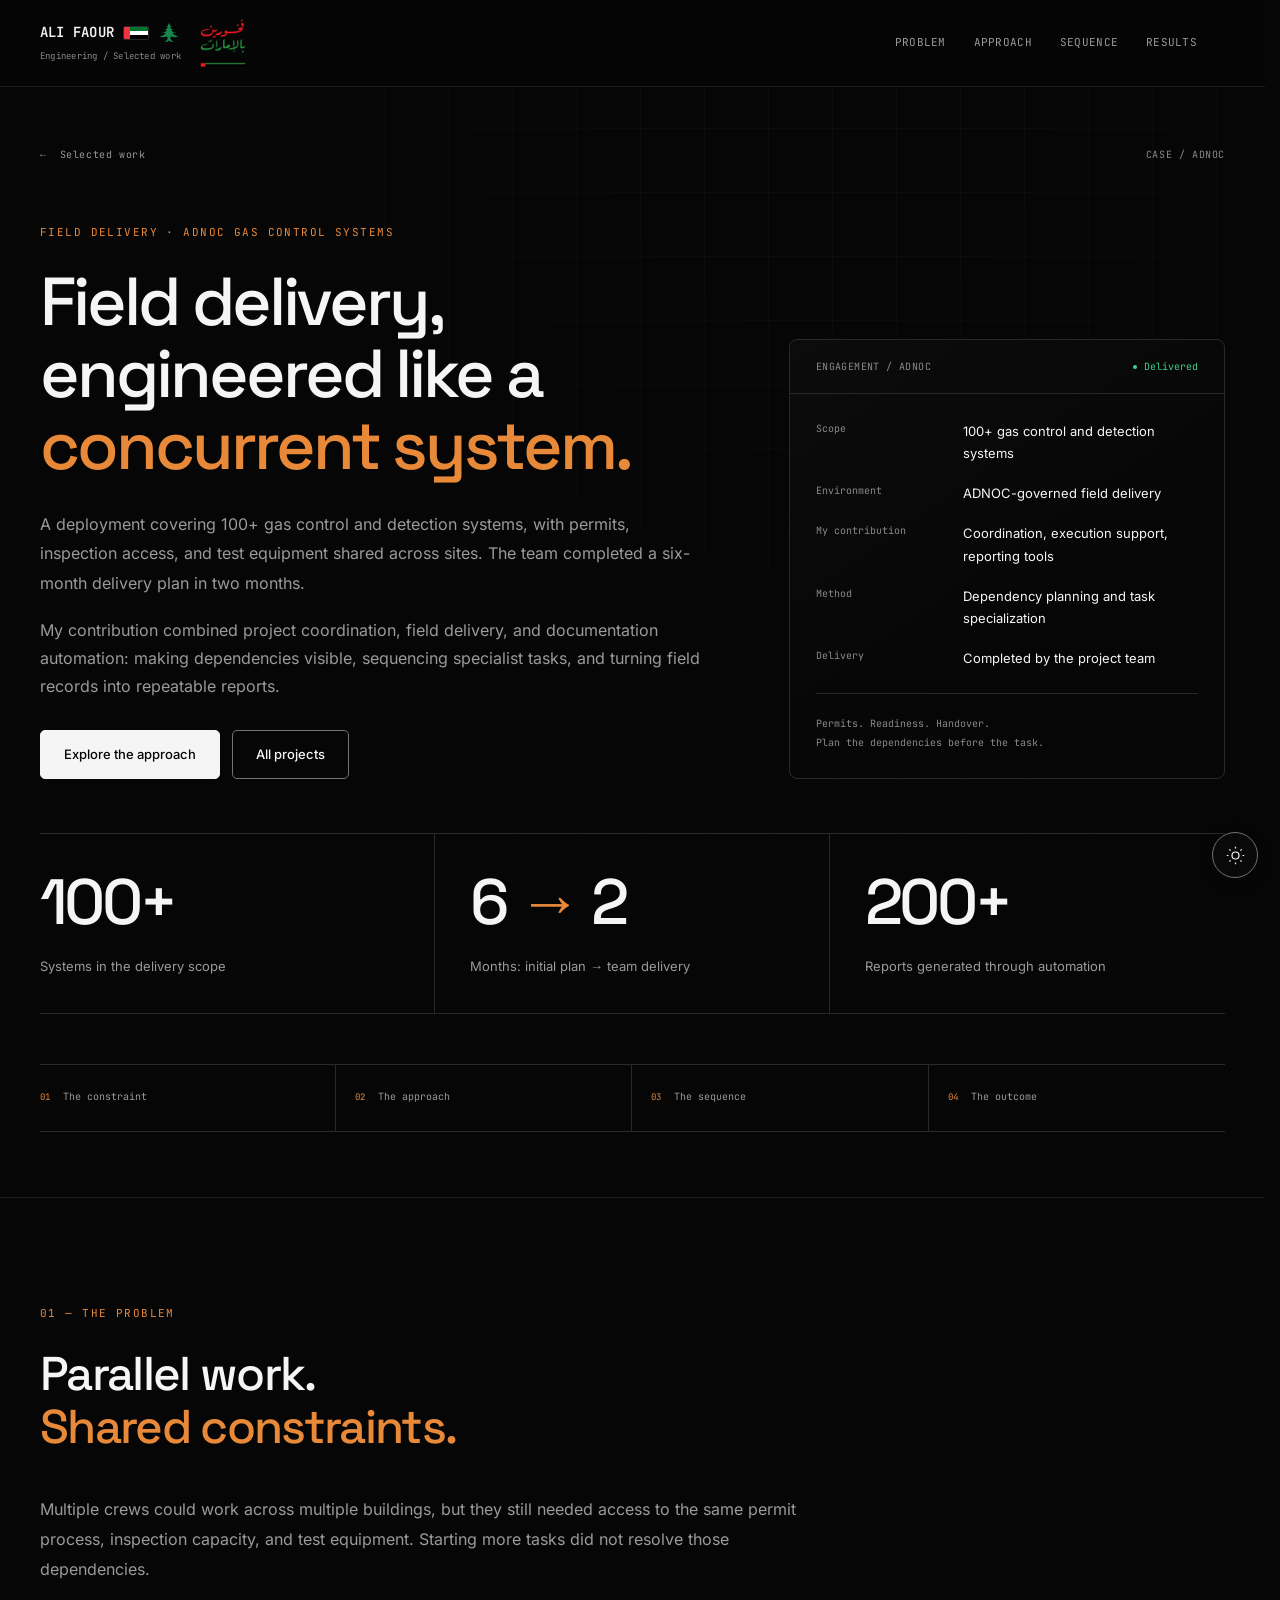
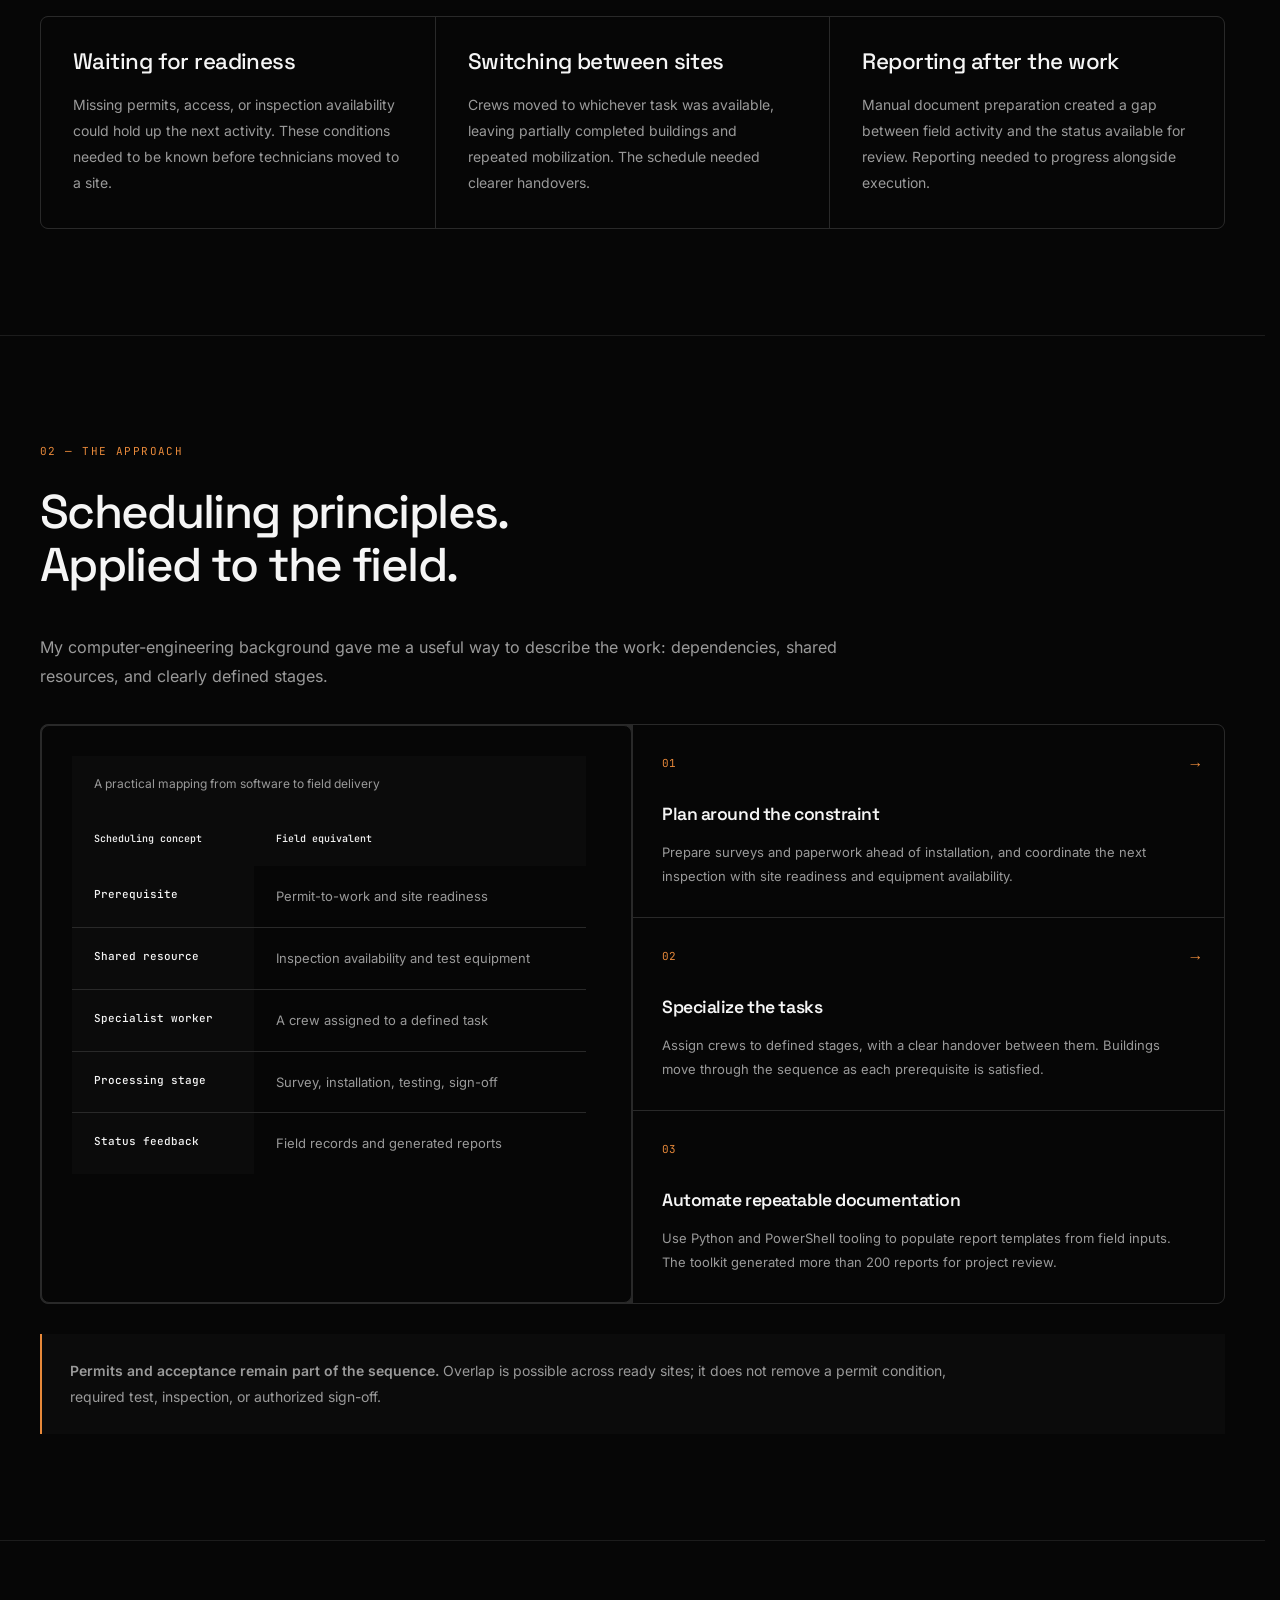
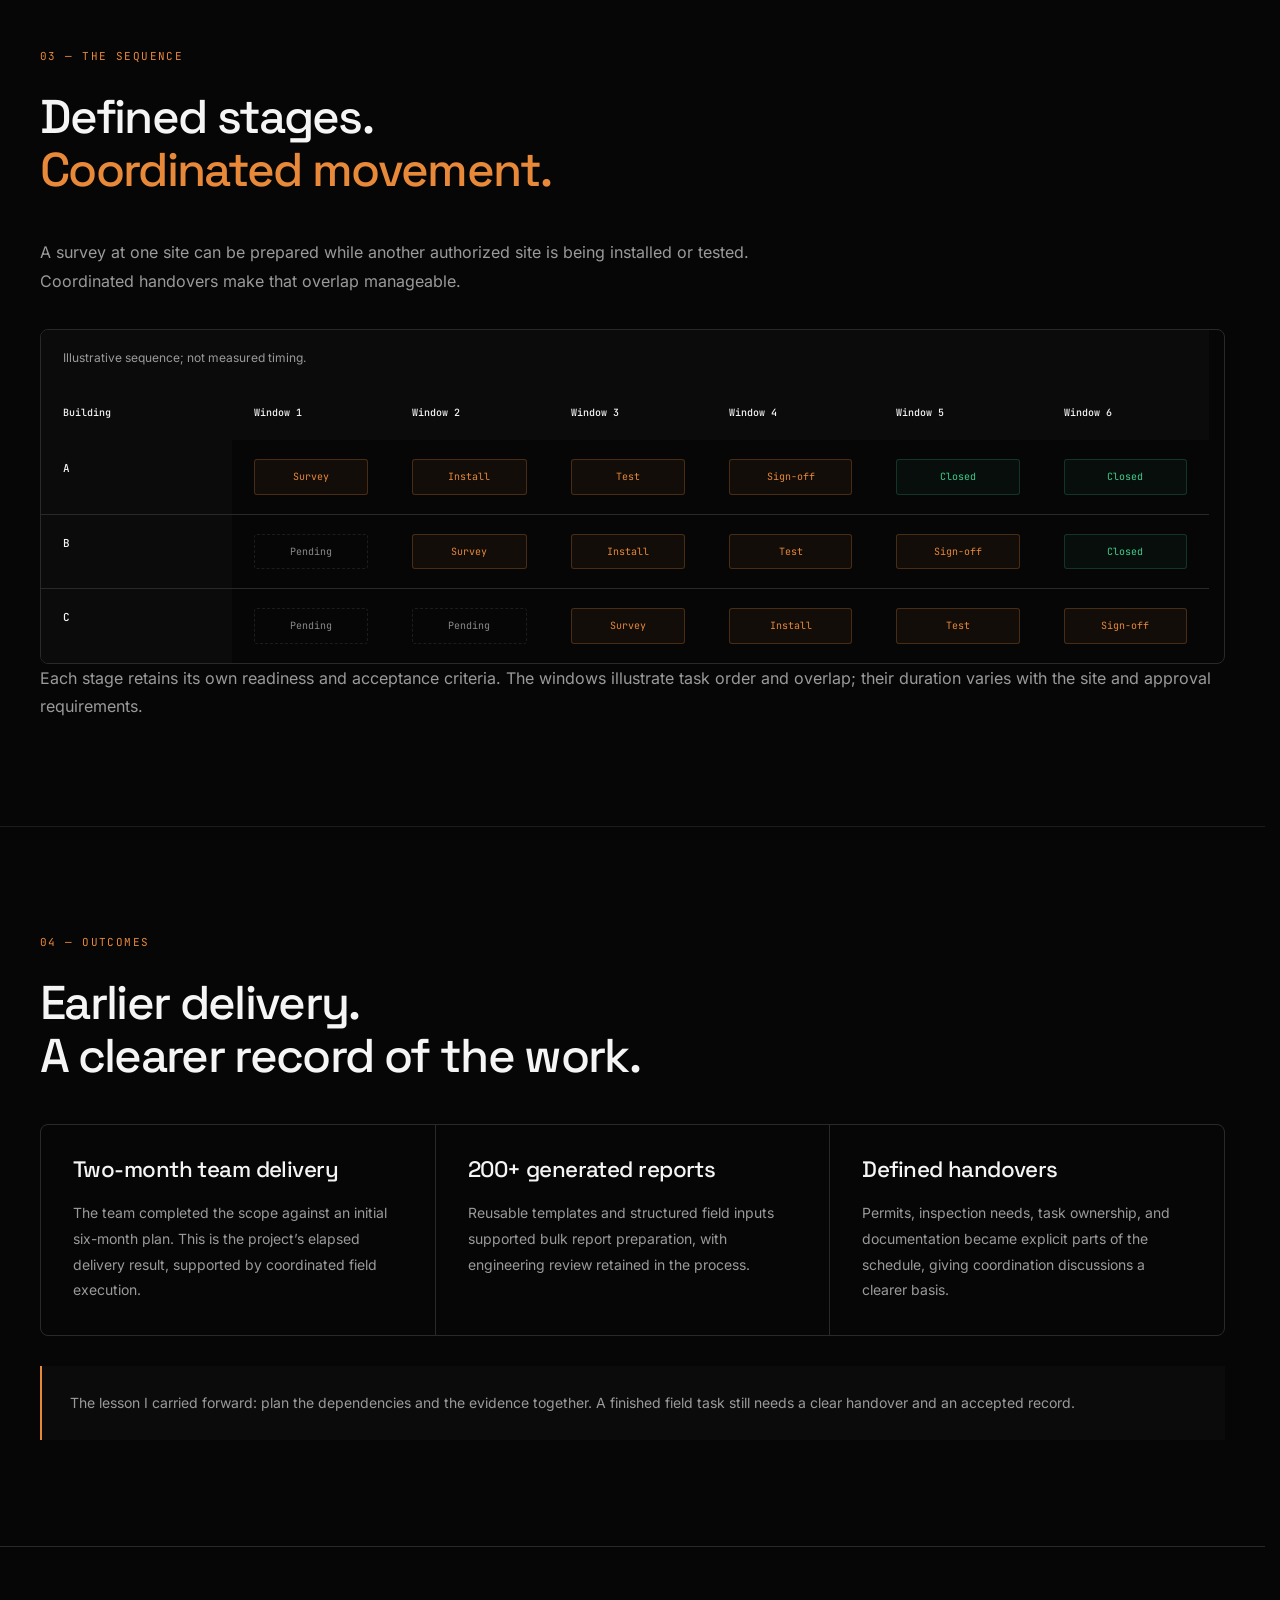
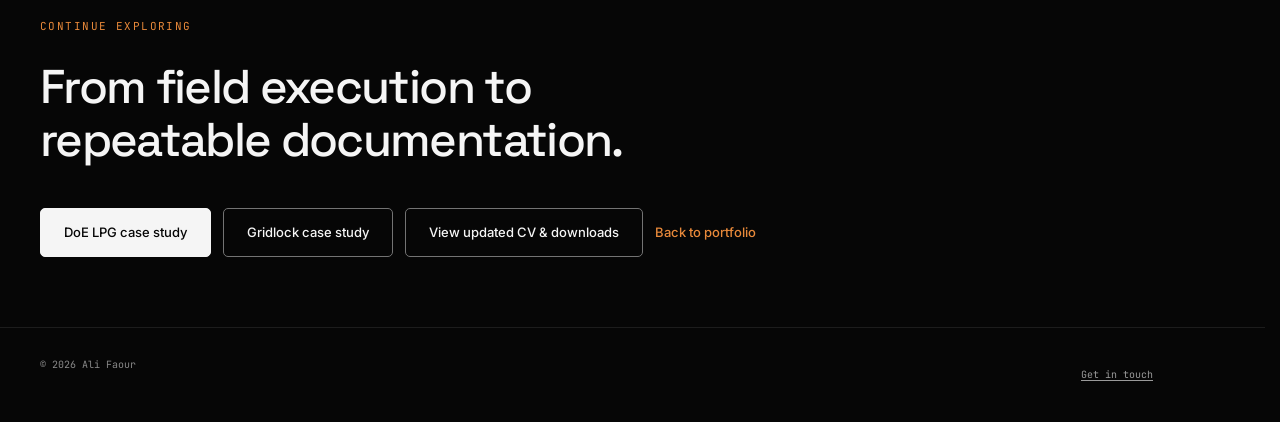
<file: ADNOC Case Study.dc.html>
<!doctype html>
<html lang="en" data-theme="dark">
<head>
  <meta charset="utf-8">
  <meta name="viewport" content="width=device-width, initial-scale=1">
  <title>Page moved — Ali Faour</title>
  <meta name="robots" content="noindex">
  <meta http-equiv="refresh" content="1; url=ADNOC%20Case%20Study.html">
  <link rel="canonical" href="https://cyberfaour.github.io/Portfolio/ADNOC%20Case%20Study.html">
  <link rel="stylesheet" href="assets/styles/portfolio.css">
  <script src="assets/scripts/redirect.js" defer></script>
</head>
<body data-redirect="ADNOC%20Case%20Study.html">
  <main class="redirect-page">
    <h1>This page has moved.</h1>
    <p><a href="ADNOC%20Case%20Study.html">Continue to ADNOC Case Study →</a></p>
  </main>
</body>
</html>
</file>
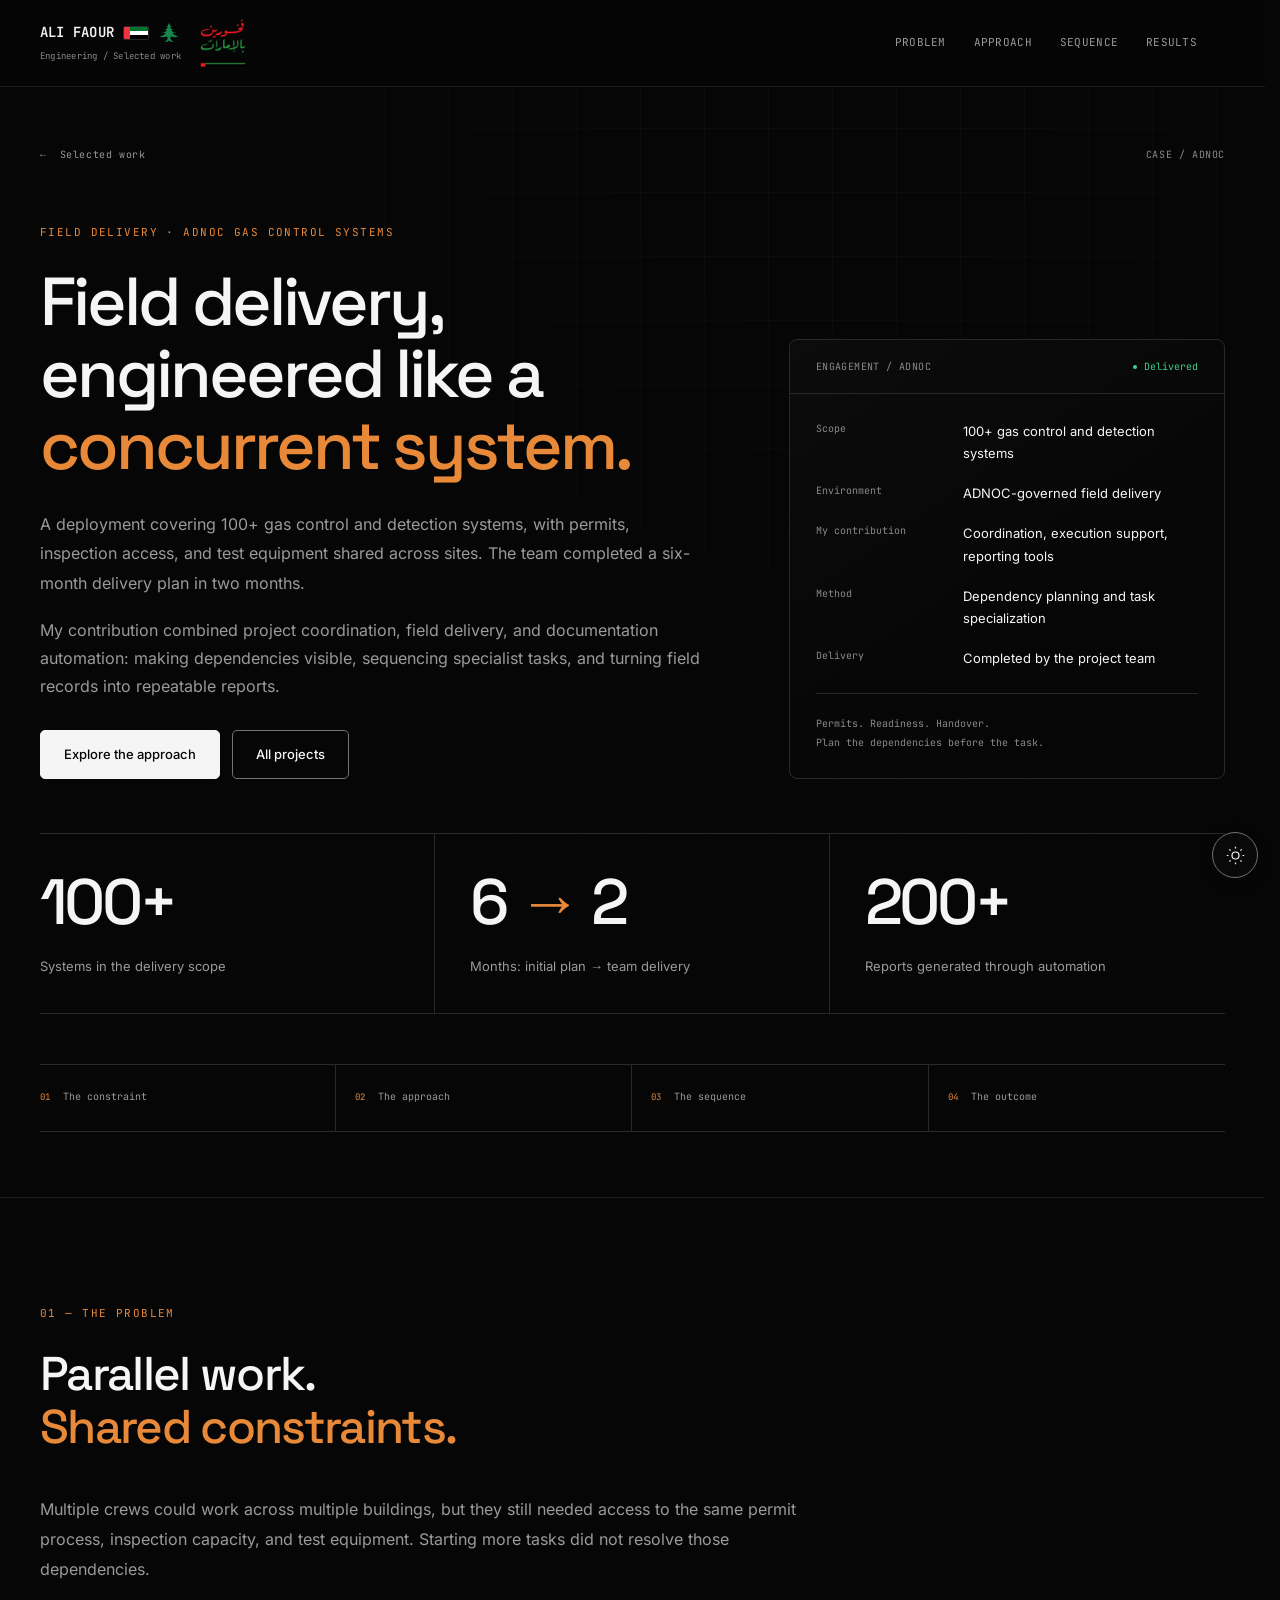
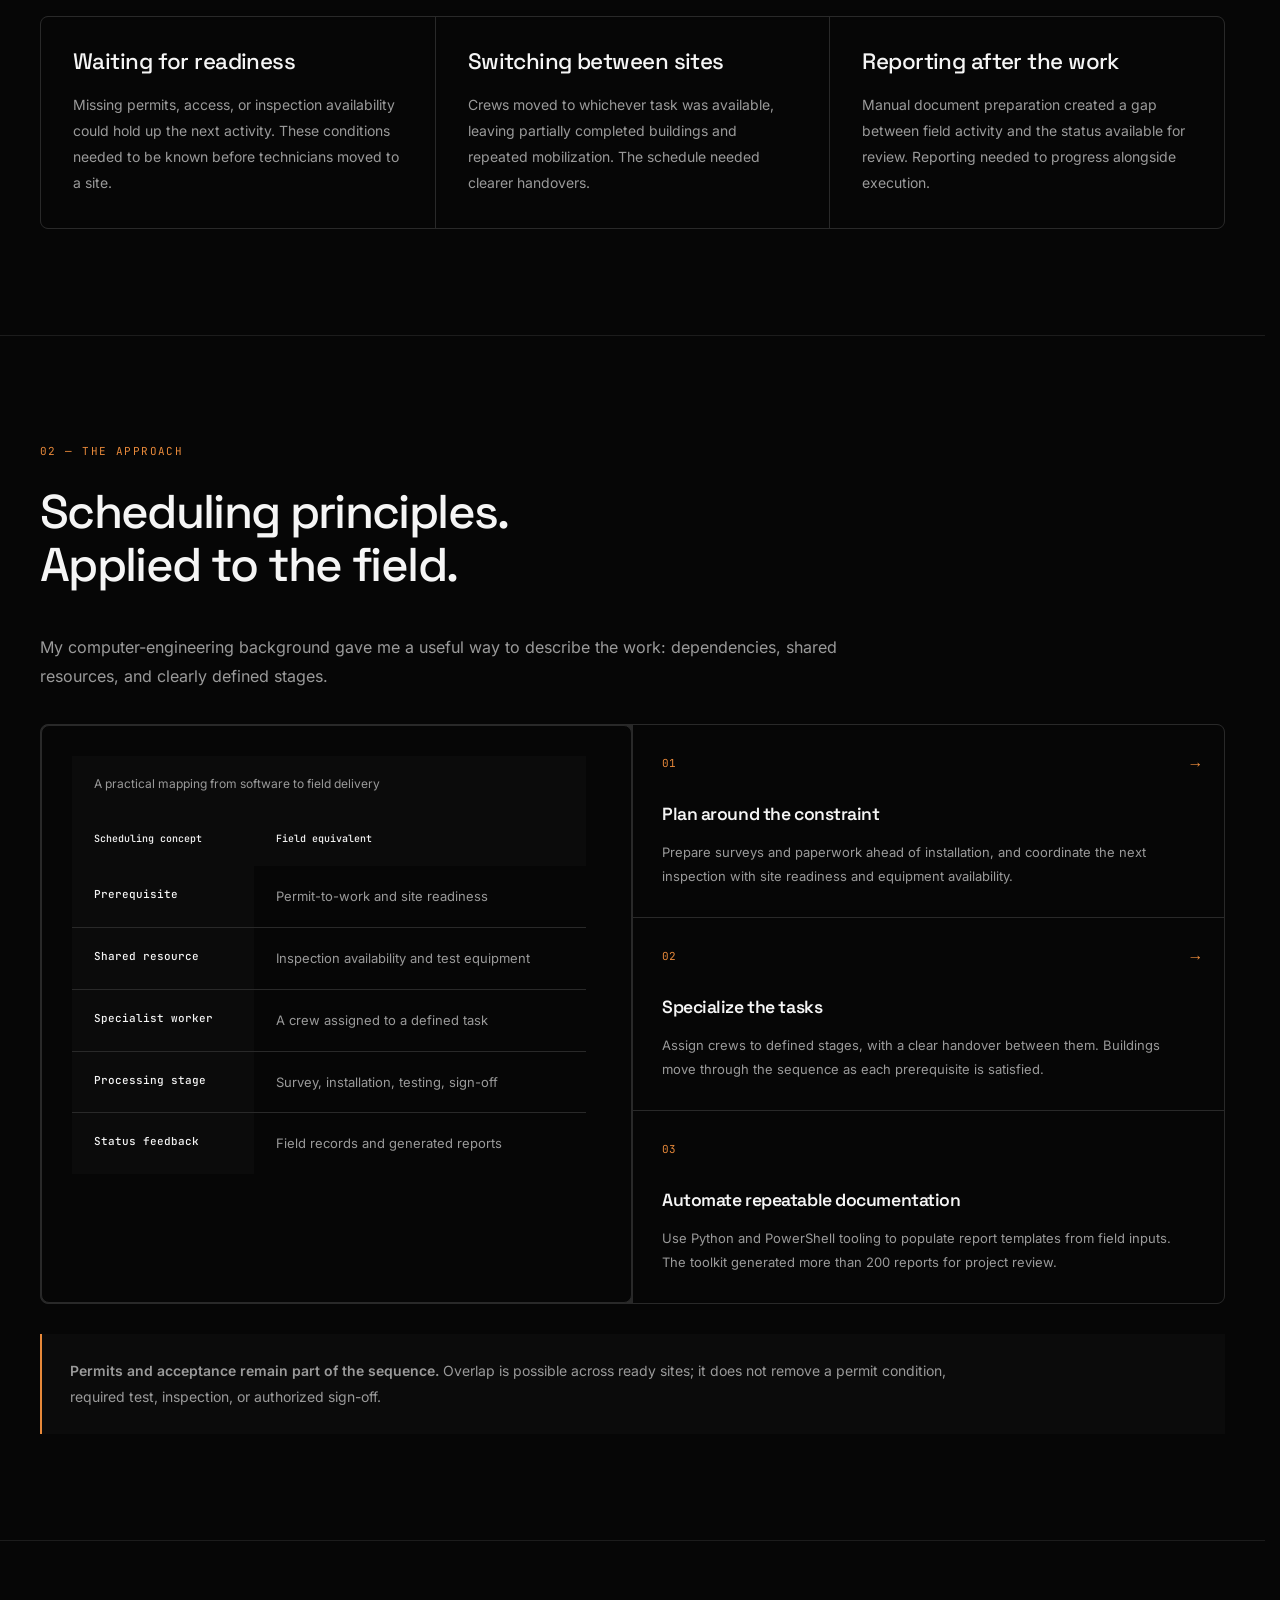
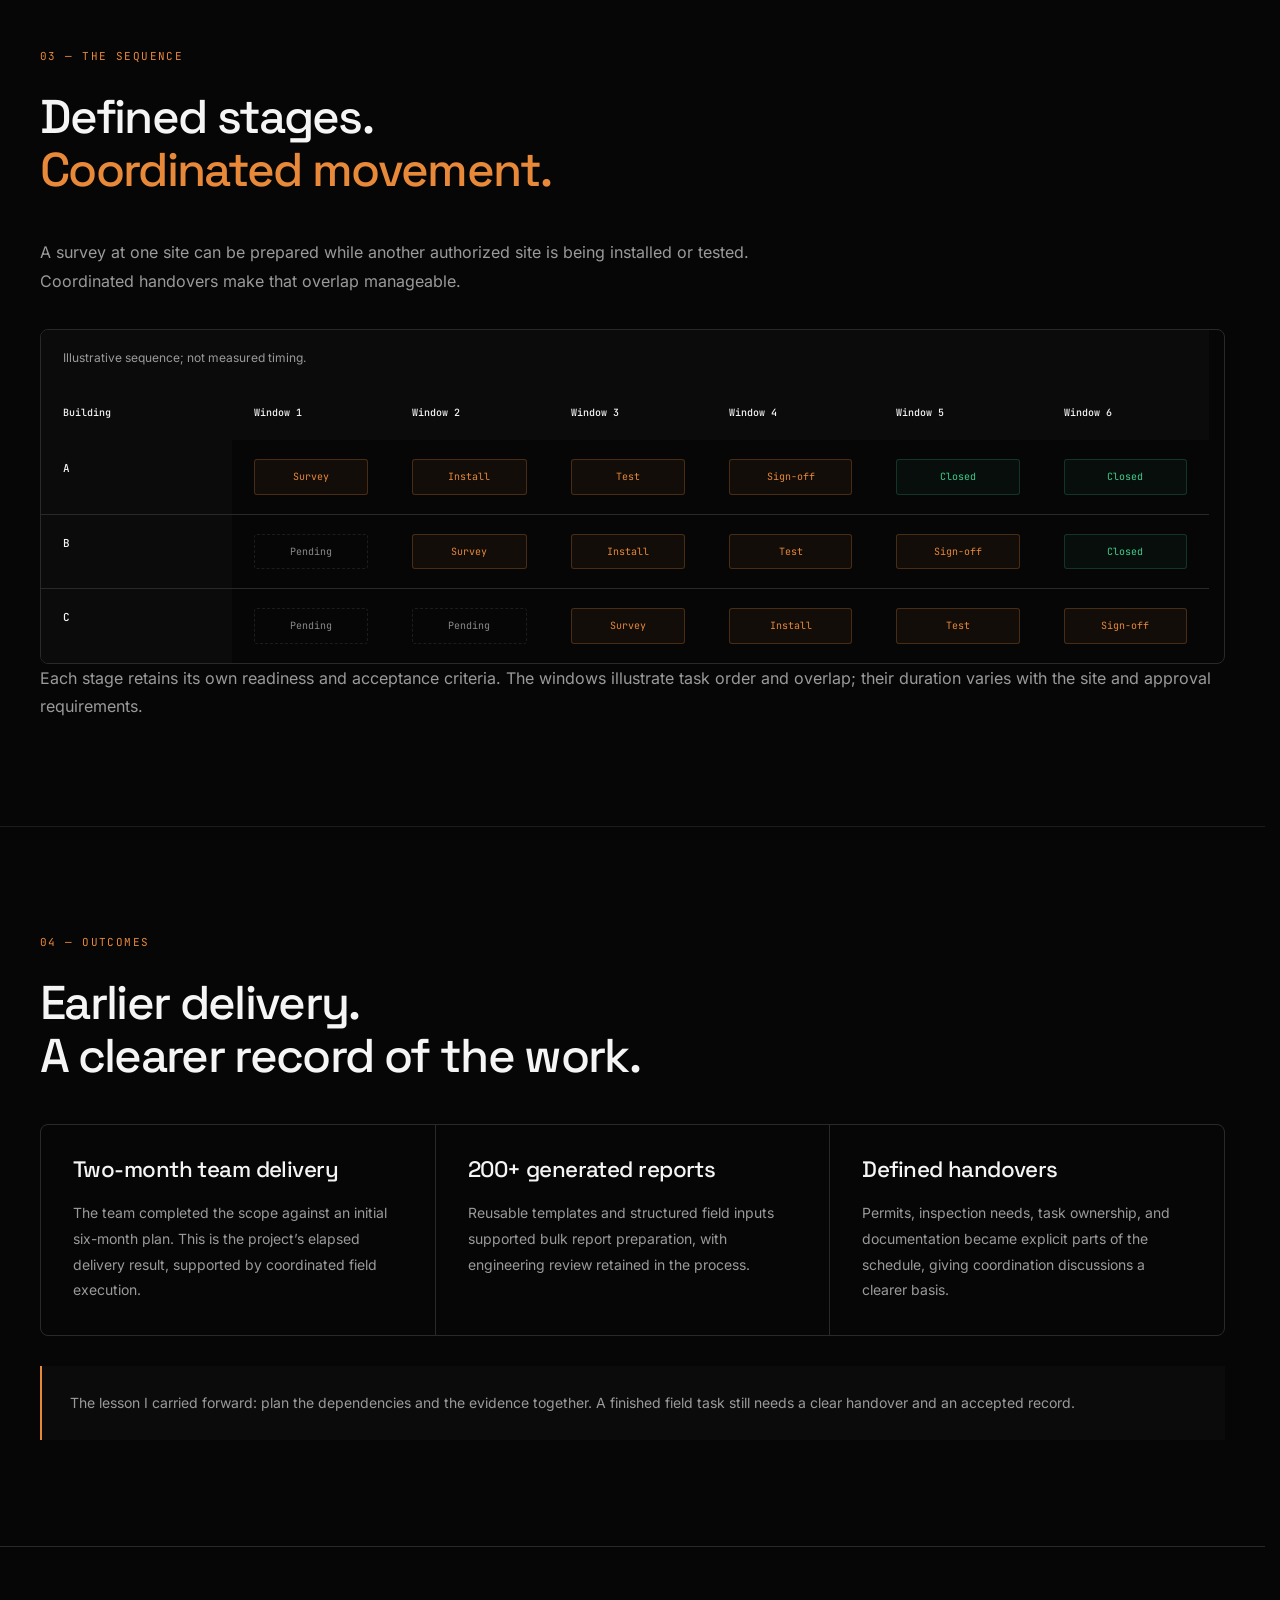
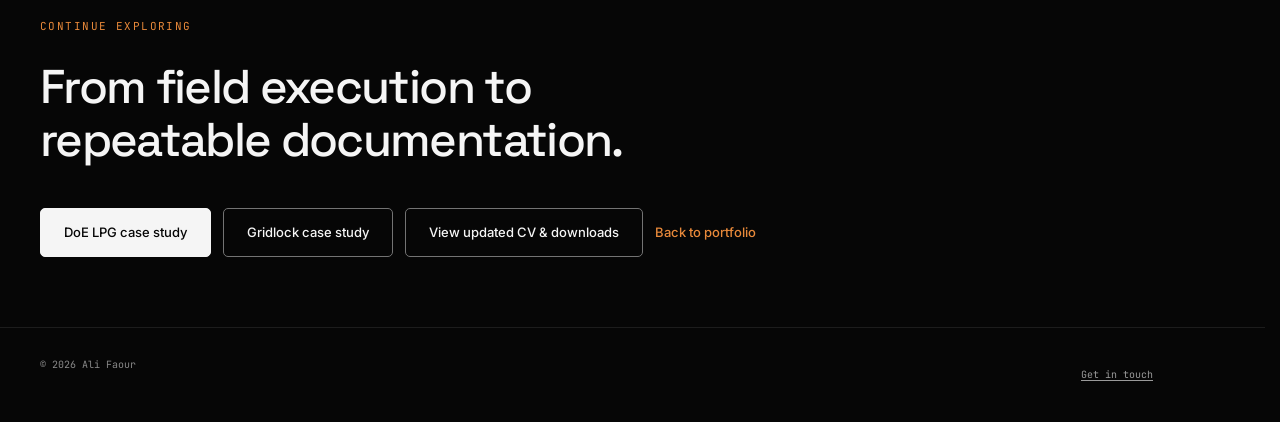
<file: ADNOC Case Study.html>
<!DOCTYPE html>
<html lang="en" data-theme="dark">
<head>
  <meta charset="utf-8">
  <meta name="viewport" content="width=device-width, initial-scale=1">
  <title>ADNOC Gas Systems Deployment — Ali Faour</title>
  <meta name="description" content="Coordinating a 100+ system gas-control deployment: sequencing shared field resources, supporting a six-month plan completed in two months, and automating project reports.">
  <meta name="theme-color" content="#060606">
  <link rel="canonical" href="https://cyberfaour.github.io/Portfolio/ADNOC%20Case%20Study.html">
  <link rel="icon" href="assets/favicon.svg" type="image/svg+xml">
  <link rel="stylesheet" href="assets/styles/fonts.css">
  <link rel="stylesheet" href="assets/styles/portfolio.css">
  <script src="assets/scripts/portfolio.js" defer></script>
</head>
<body class="case-page" data-case="adnoc">
  <a class="skip-link" href="#main">Skip to content</a>
  <header class="site-header">
    <div class="container header-inner">
      <a class="brand" href="index.html"><span class="brand-copy"><strong class="brand-name">ALI FAOUR <img class="brand-flag" src="assets/images/uae-flag.svg" alt="United Arab Emirates" width="24" height="12"><img class="brand-cedar" src="assets/images/lebanese-cedar.svg" alt="Lebanon cedar" width="22" height="22"></strong><small>Engineering / Selected work</small></span><img class="brand-emblem" src="assets/images/proud-of-uae.svg" alt="فخورين بالإمارات — Proud of the Emirates" width="52" height="52"></a>
      <nav class="site-nav" id="primary-navigation" aria-label="Case study navigation">
        <a href="#problem">Problem</a>
        <a href="#system">Approach</a>
        <a href="#pipeline">Sequence</a>
        <a href="#results">Results</a>
      </nav>
      <div class="header-actions">
        <button class="theme-toggle" type="button" data-theme-toggle hidden><span data-theme-label>Light theme</span></button>
        <button class="menu-toggle" type="button" data-menu-toggle aria-expanded="false" aria-controls="primary-navigation" hidden>Menu</button>
      </div>
    </div>
  </header>
  <main id="main" tabindex="-1">
    <section class="case-hero" id="top" aria-labelledby="case-title">
      <div class="container">
        <div class="case-index"><a href="index.html#projects"><span aria-hidden="true">←</span> Selected work</a><span>CASE / ADNOC</span></div>
        <div class="case-intro">
          <div>
            <p class="eyebrow">Field delivery · ADNOC gas control systems</p>
            <h1 id="case-title">Field delivery,<br>engineered like a<br><span class="case-emphasis">concurrent system.</span></h1>
            <p class="lede">A deployment covering 100+ gas control and detection systems, with permits, inspection access, and test equipment shared across sites. The team completed a six-month delivery plan in two months.</p>
            <p class="muted">My contribution combined project coordination, field delivery, and documentation automation: making dependencies visible, sequencing specialist tasks, and turning field records into repeatable reports.</p>
            <div class="button-row">
              <a class="button button-primary" href="#system">Explore the approach</a>
              <a class="button" href="index.html#projects">All projects</a>
            </div>
          </div>
          <aside class="case-summary" aria-label="Project summary">
            <div class="console-heading"><span>ENGAGEMENT / ADNOC</span><span class="console-status">Delivered</span></div>
            <dl>
              <dt>Scope</dt><dd>100+ gas control and detection systems</dd>
              <dt>Environment</dt><dd>ADNOC-governed field delivery</dd>
              <dt>My contribution</dt><dd>Coordination, execution support, reporting tools</dd>
              <dt>Method</dt><dd>Dependency planning and task specialization</dd>
              <dt>Delivery</dt><dd>Completed by the project team</dd>
            </dl>
            <p class="diagram-note">Permits. Readiness. Handover.<br>Plan the dependencies before the task.</p>
          </aside>
        </div>
        <div class="metric-row" aria-label="Project scope and outcomes">
          <div><p class="metric-value">100+</p><p class="metric-label">Systems in the delivery scope</p></div>
          <div><p class="metric-value">6 <span class="case-emphasis">→</span> 2</p><p class="metric-label">Months: initial plan → team delivery</p></div>
          <div><p class="metric-value">200+</p><p class="metric-label">Reports generated through automation</p></div>
        </div>
        <nav class="case-section-map" aria-label="Explore the ADNOC case study"><a href="#problem">The constraint</a><a href="#system">The approach</a><a href="#pipeline">The sequence</a><a href="#results">The outcome</a></nav>
      </div>
    </section>

    <section class="section" id="problem" aria-labelledby="problem-title">
      <div class="container">
        <p class="section-label">01 — The problem</p>
        <h2 class="section-heading" id="problem-title">Parallel work.<br><span class="case-emphasis">Shared constraints.</span></h2>
        <p class="lede">Multiple crews could work across multiple buildings, but they still needed access to the same permit process, inspection capacity, and test equipment. Starting more tasks did not resolve those dependencies.</p>
        <div class="grid-3">
          <article class="panel">
            <h3>Waiting for readiness</h3>
            <p>Missing permits, access, or inspection availability could hold up the next activity. These conditions needed to be known before technicians moved to a site.</p>
          </article>
          <article class="panel">
            <h3>Switching between sites</h3>
            <p>Crews moved to whichever task was available, leaving partially completed buildings and repeated mobilization. The schedule needed clearer handovers.</p>
          </article>
          <article class="panel">
            <h3>Reporting after the work</h3>
            <p>Manual document preparation created a gap between field activity and the status available for review. Reporting needed to progress alongside execution.</p>
          </article>
        </div>
      </div>
    </section>

    <section class="section" id="system" aria-labelledby="system-title">
      <div class="container">
        <p class="section-label">02 — The approach</p>
        <h2 class="section-heading" id="system-title">Scheduling principles.<br>Applied to the field.</h2>
        <p class="lede">My computer-engineering background gave me a useful way to describe the work: dependencies, shared resources, and clearly defined stages.</p>
        <div class="grid-2">
          <div class="table-scroll" role="region" aria-label="Software scheduling concepts and field equivalents" tabindex="0">
            <table class="comparison-table">
              <caption>A practical mapping from software to field delivery</caption>
              <thead><tr><th scope="col">Scheduling concept</th><th scope="col">Field equivalent</th></tr></thead>
              <tbody>
                <tr><th scope="row">Prerequisite</th><td>Permit-to-work and site readiness</td></tr>
                <tr><th scope="row">Shared resource</th><td>Inspection availability and test equipment</td></tr>
                <tr><th scope="row">Specialist worker</th><td>A crew assigned to a defined task</td></tr>
                <tr><th scope="row">Processing stage</th><td>Survey, installation, testing, sign-off</td></tr>
                <tr><th scope="row">Status feedback</th><td>Field records and generated reports</td></tr>
              </tbody>
            </table>
          </div>
          <ol class="workflow-list">
            <li><h3>Plan around the constraint</h3><p>Prepare surveys and paperwork ahead of installation, and coordinate the next inspection with site readiness and equipment availability.</p></li>
            <li><h3>Specialize the tasks</h3><p>Assign crews to defined stages, with a clear handover between them. Buildings move through the sequence as each prerequisite is satisfied.</p></li>
            <li><h3>Automate repeatable documentation</h3><p>Use Python and PowerShell tooling to populate report templates from field inputs. The toolkit generated more than 200 reports for project review.</p></li>
          </ol>
        </div>
        <div class="callout"><p><strong>Permits and acceptance remain part of the sequence.</strong> Overlap is possible across ready sites; it does not remove a permit condition, required test, inspection, or authorized sign-off.</p></div>
      </div>
    </section>

    <section class="section" id="pipeline" aria-labelledby="pipeline-title">
      <div class="container">
        <p class="section-label">03 — The sequence</p>
        <h2 class="section-heading" id="pipeline-title">Defined stages.<br><span class="case-emphasis">Coordinated movement.</span></h2>
        <p class="lede">A survey at one site can be prepared while another authorized site is being installed or tested. Coordinated handovers make that overlap manageable.</p>
        <div class="table-scroll" role="region" aria-label="Illustrative overlapping building sequence" tabindex="0">
          <table class="comparison-table pipeline-table">
            <caption>Illustrative sequence; not measured timing.</caption>
            <thead><tr><th scope="col">Building</th><th scope="col">Window 1</th><th scope="col">Window 2</th><th scope="col">Window 3</th><th scope="col">Window 4</th><th scope="col">Window 5</th><th scope="col">Window 6</th></tr></thead>
            <tbody>
              <tr><th scope="row">A</th><td><span class="stage" data-stage="survey">Survey</span></td><td><span class="stage" data-stage="install">Install</span></td><td><span class="stage" data-stage="test">Test</span></td><td><span class="stage" data-stage="sign-off">Sign-off</span></td><td><span class="stage" data-stage="closed">Closed</span></td><td><span class="stage" data-stage="closed">Closed</span></td></tr>
              <tr><th scope="row">B</th><td><span class="stage" data-stage="pending">Pending</span></td><td><span class="stage" data-stage="survey">Survey</span></td><td><span class="stage" data-stage="install">Install</span></td><td><span class="stage" data-stage="test">Test</span></td><td><span class="stage" data-stage="sign-off">Sign-off</span></td><td><span class="stage" data-stage="closed">Closed</span></td></tr>
              <tr><th scope="row">C</th><td><span class="stage" data-stage="pending">Pending</span></td><td><span class="stage" data-stage="pending">Pending</span></td><td><span class="stage" data-stage="survey">Survey</span></td><td><span class="stage" data-stage="install">Install</span></td><td><span class="stage" data-stage="test">Test</span></td><td><span class="stage" data-stage="sign-off">Sign-off</span></td></tr>
            </tbody>
          </table>
        </div>
        <p class="muted">Each stage retains its own readiness and acceptance criteria. The windows illustrate task order and overlap; their duration varies with the site and approval requirements.</p>
      </div>
    </section>

    <section class="section" id="results" aria-labelledby="results-title">
      <div class="container">
        <p class="section-label">04 — Outcomes</p>
        <h2 class="section-heading" id="results-title">Earlier delivery.<br>A clearer record of the work.</h2>
        <div class="grid-3">
          <article class="panel"><h3>Two-month team delivery</h3><p>The team completed the scope against an initial six-month plan. This is the project’s elapsed delivery result, supported by coordinated field execution.</p></article>
          <article class="panel"><h3>200+ generated reports</h3><p>Reusable templates and structured field inputs supported bulk report preparation, with engineering review retained in the process.</p></article>
          <article class="panel"><h3>Defined handovers</h3><p>Permits, inspection needs, task ownership, and documentation became explicit parts of the schedule, giving coordination discussions a clearer basis.</p></article>
        </div>
        <p class="callout">The lesson I carried forward: plan the dependencies and the evidence together. A finished field task still needs a clear handover and an accepted record.</p>
      </div>
    </section>

    <section class="section case-footer" aria-labelledby="next-title">
      <div class="container">
        <p class="section-label">Continue exploring</p>
        <h2 class="section-heading" id="next-title">From field execution to repeatable documentation.</h2>
        <div class="button-row">
          <a class="button button-primary" href="DoE%20LPG%20Case%20Study.html">DoE LPG case study</a>
          <a class="button" href="Gridlock%20Case%20Study.html">Gridlock case study</a>
          <a class="button" href="Ali_Faour_Resume.html">View updated CV &amp; downloads</a>
          <a class="text-link" href="index.html">Back to portfolio</a>
        </div>
      </div>
    </section>
  </main>
  <footer class="site-footer"><div class="container footer-inner"><p>© 2026 Ali Faour</p><a href="index.html#contact">Get in touch</a></div></footer>
</body>
</html>
</file>
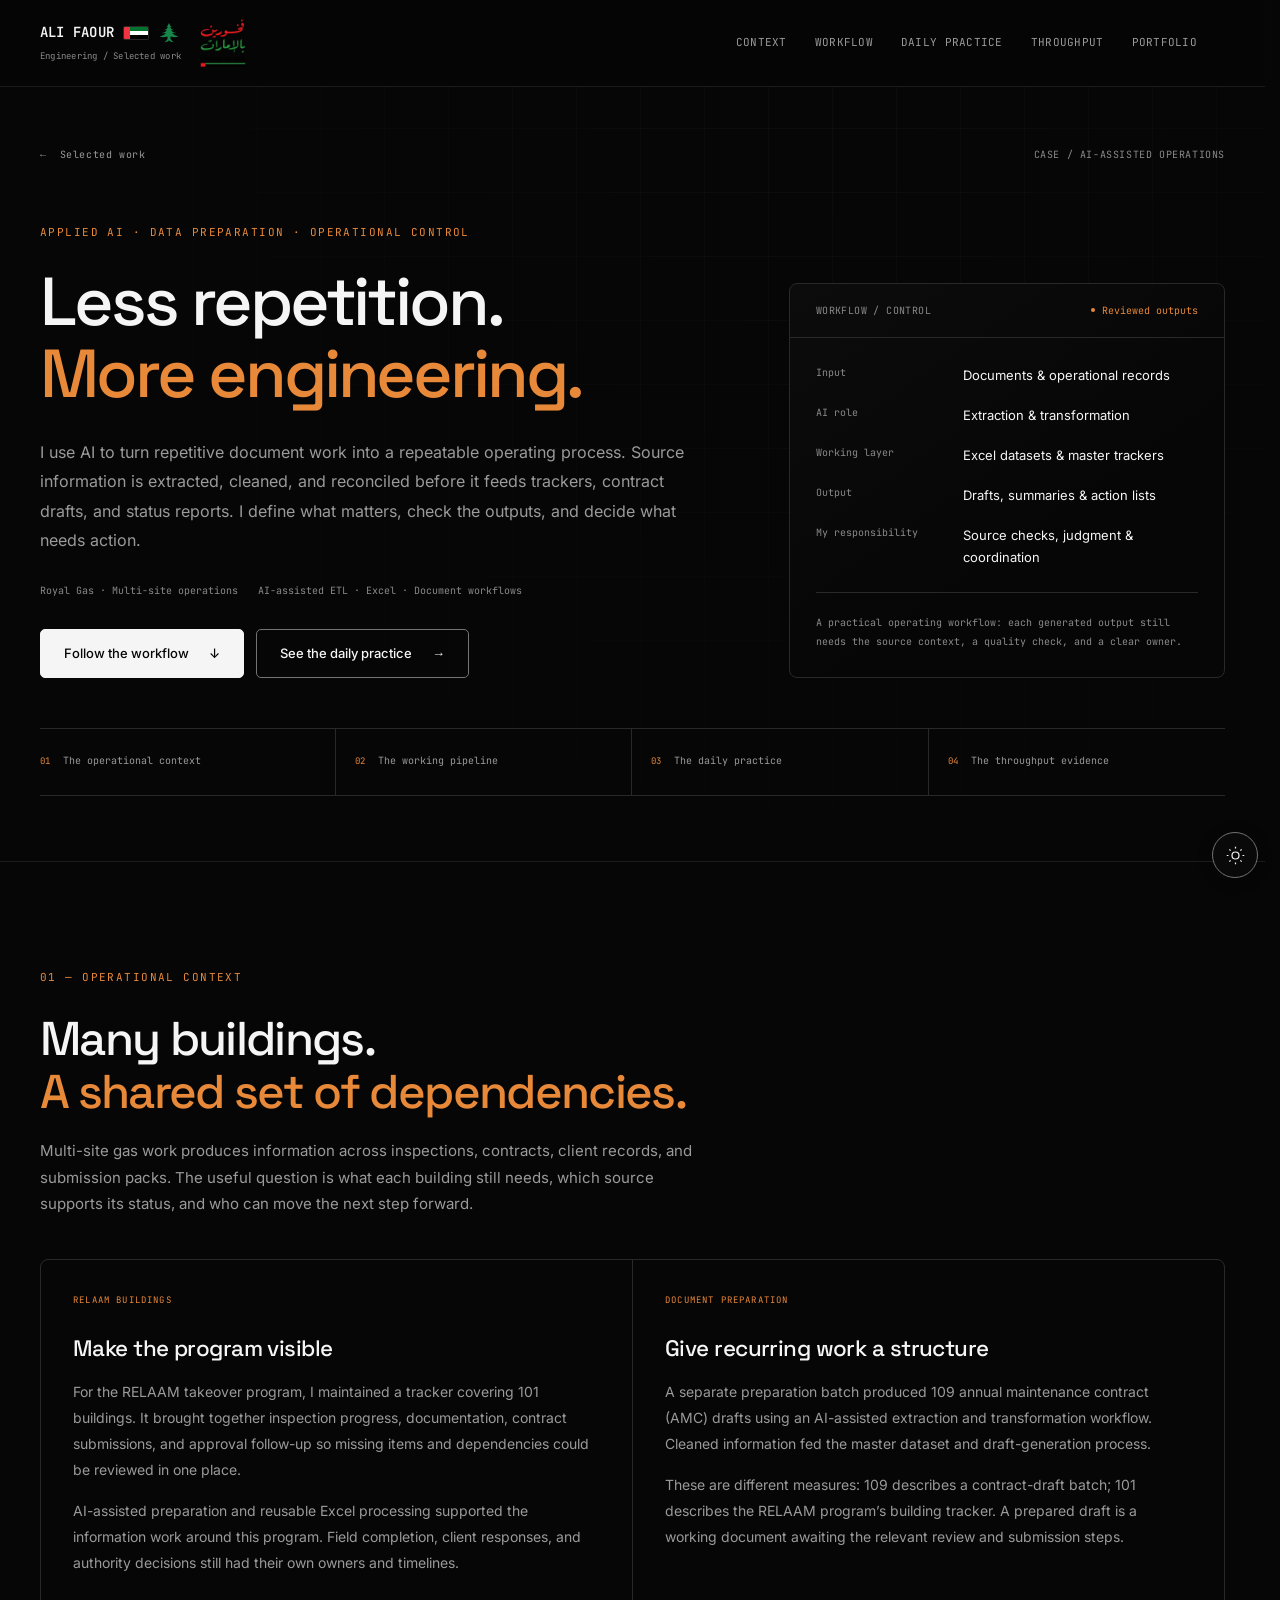
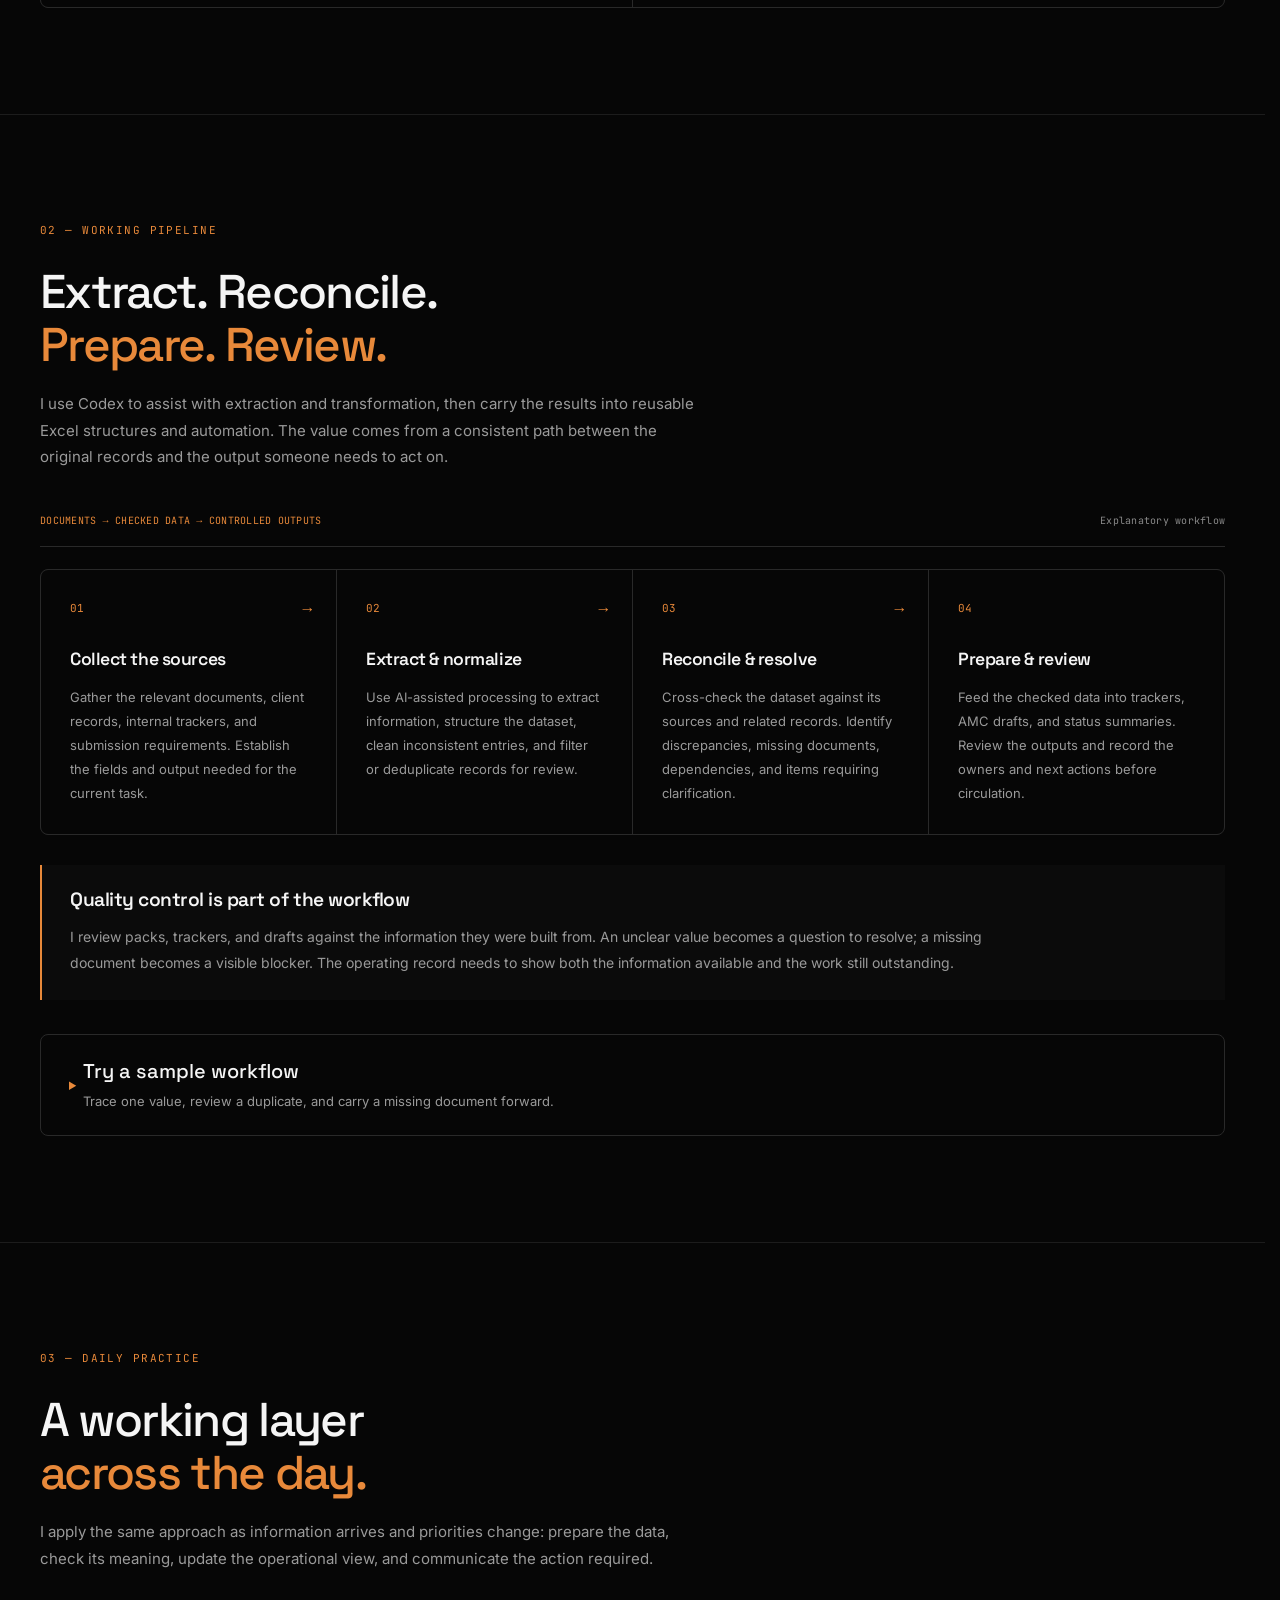
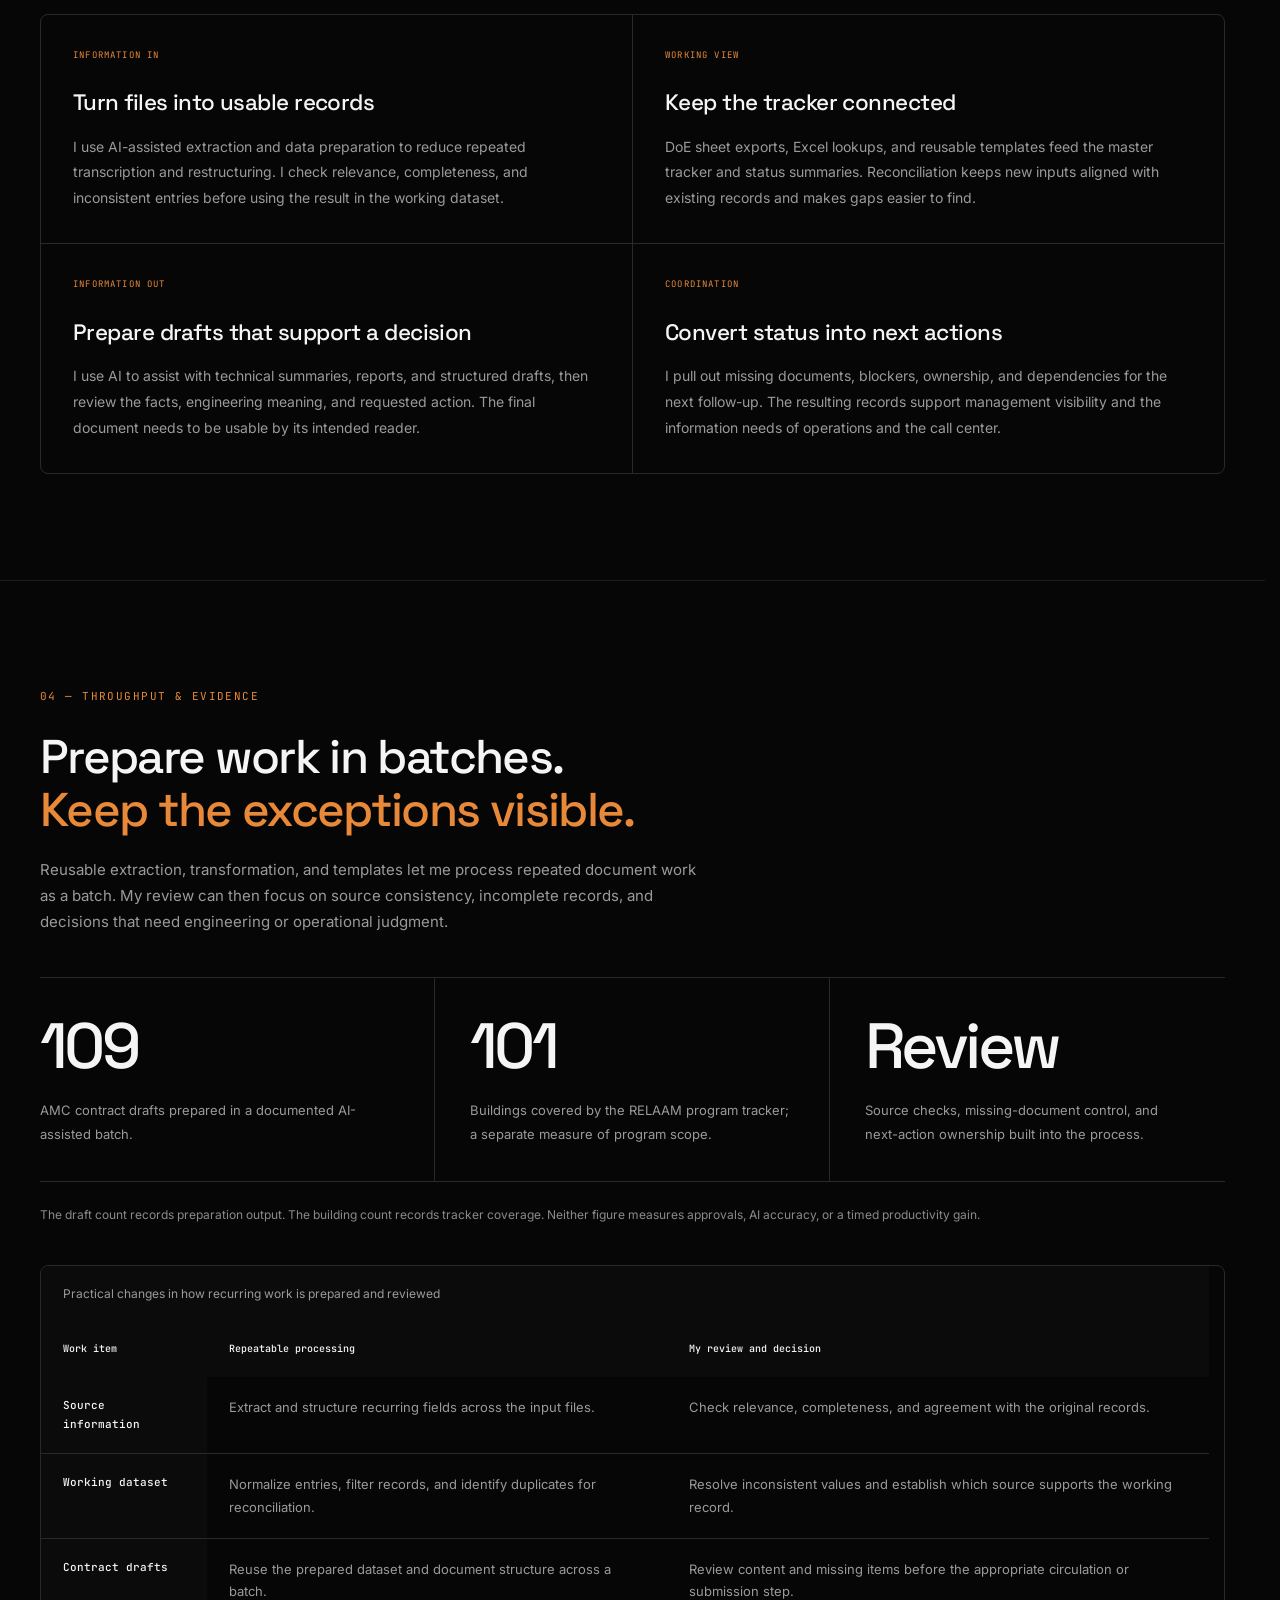
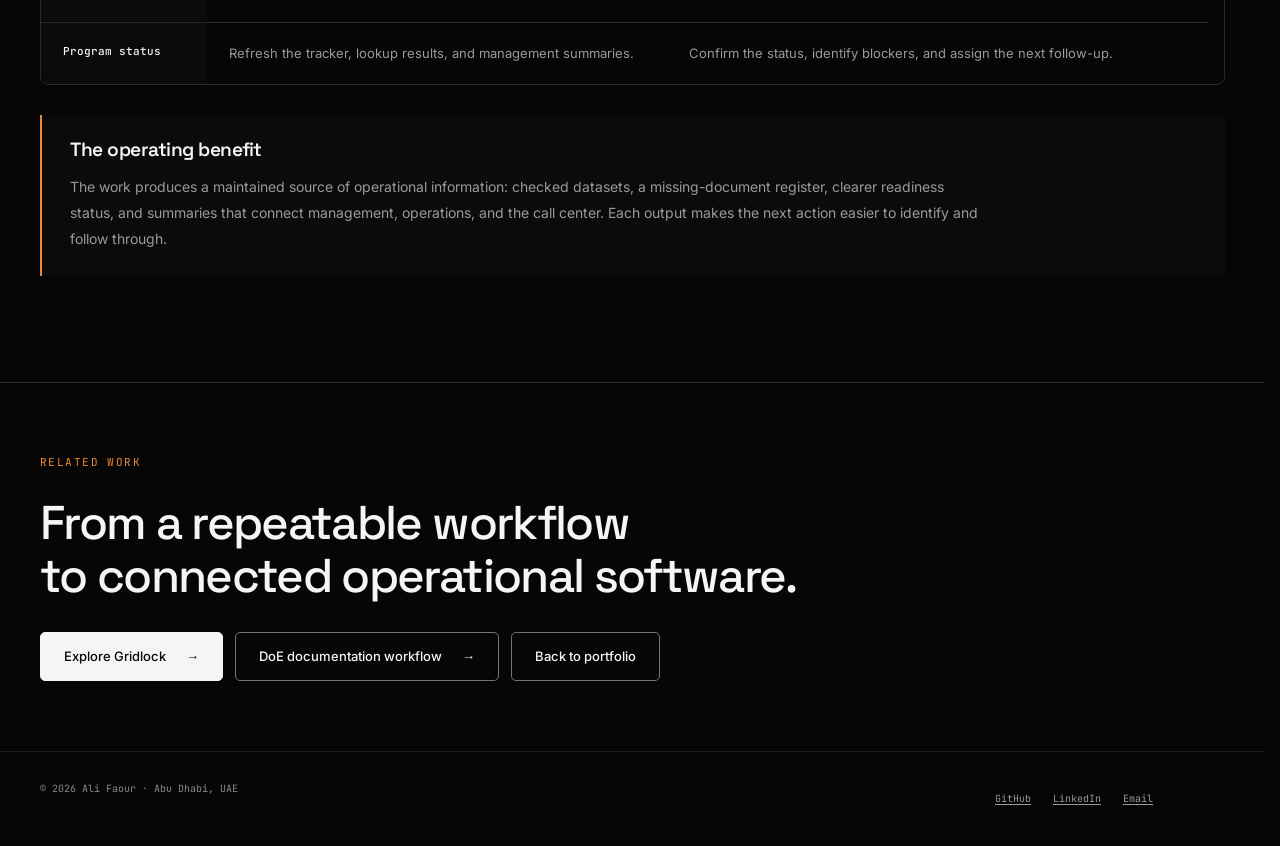
<file: AI Workflow Case Study.html>
<!doctype html>
<html lang="en" data-theme="dark">
<head>
  <meta charset="utf-8">
  <meta name="viewport" content="width=device-width, initial-scale=1">
  <title>AI-Assisted Operations — Workflow Case Study · Ali Faour</title>
  <meta name="description" content="How Ali Faour uses AI-assisted extraction, Excel, and reusable automation to turn source documents into checked datasets, AMC contract drafts, and operational follow-up for Royal Gas.">
  <meta name="theme-color" content="#060606">
  <link rel="canonical" href="https://cyberfaour.github.io/Portfolio/AI%20Workflow%20Case%20Study.html">
  <meta property="og:type" content="website">
  <meta property="og:title" content="AI-Assisted Operations — Workflow Case Study · Ali Faour">
  <meta property="og:description" content="Source documents, AI-assisted extraction, checked datasets, and controlled outputs: a practical workflow for multi-site gas operations.">
  <meta property="og:url" content="https://cyberfaour.github.io/Portfolio/AI%20Workflow%20Case%20Study.html">
  <meta name="twitter:card" content="summary">
  <link rel="icon" href="assets/favicon.svg" type="image/svg+xml">
  <link rel="stylesheet" href="assets/styles/fonts.css">
  <link rel="stylesheet" href="assets/styles/portfolio.css">
  <link rel="stylesheet" href="assets/styles/workflow-demo.css">
  <script src="assets/scripts/portfolio.js" defer></script>
  <script src="assets/scripts/workflow-demo.js" defer></script>
</head>
<body class="case-page" data-case="ai">
  <a class="skip-link" href="#main">Skip to content</a>
  <header class="site-header">
    <div class="container header-inner">
      <a class="brand" href="index.html"><span class="brand-copy"><strong class="brand-name">ALI FAOUR <img class="brand-flag" src="assets/images/uae-flag.svg" alt="United Arab Emirates" width="24" height="12"><img class="brand-cedar" src="assets/images/lebanese-cedar.svg" alt="Lebanon cedar" width="22" height="22"></strong><small>Engineering / Selected work</small></span><img class="brand-emblem" src="assets/images/proud-of-uae.svg" alt="فخورين بالإمارات — Proud of the Emirates" width="52" height="52"></a>
      <nav class="site-nav" id="primary-navigation" aria-label="Main navigation">
        <a href="#context">Context</a>
        <a href="#workflow">Workflow</a>
        <a href="#daily">Daily practice</a>
        <a href="#throughput">Throughput</a>
        <a href="index.html#projects">Portfolio</a>
      </nav>
      <div class="header-actions">
        <button class="theme-toggle" type="button" data-theme-toggle hidden aria-label="Switch to light theme"><span data-theme-label>Light theme</span></button>
        <button class="menu-toggle" type="button" data-menu-toggle hidden aria-controls="primary-navigation" aria-expanded="false">Menu</button>
      </div>
    </div>
  </header>
  <main id="main" tabindex="-1">
    <section class="case-hero" id="top" aria-labelledby="case-title">
      <div class="container">
        <div class="case-index"><a href="index.html#projects"><span aria-hidden="true">←</span> Selected work</a><span>CASE / AI-ASSISTED OPERATIONS</span></div>
        <div class="case-intro">
          <div>
            <p class="eyebrow">Applied AI · Data preparation · Operational control</p>
            <h1 id="case-title">Less repetition.<br><span class="case-emphasis">More engineering.</span></h1>
            <p class="lede">I use AI to turn repetitive document work into a repeatable operating process. Source information is extracted, cleaned, and reconciled before it feeds trackers, contract drafts, and status reports. I define what matters, check the outputs, and decide what needs action.</p>
            <p class="case-meta"><span>Royal Gas · Multi-site operations</span><span>AI-assisted ETL · Excel · Document workflows</span></p>
            <div class="button-row"><a class="button button-primary" href="#workflow">Follow the workflow <span aria-hidden="true">↓</span></a><a class="button" href="#daily">See the daily practice <span aria-hidden="true">→</span></a></div>
          </div>
          <aside class="case-summary" aria-label="AI-assisted workflow and review responsibilities">
            <div class="console-heading"><span>WORKFLOW / CONTROL</span><span class="console-status">Reviewed outputs</span></div>
            <dl>
              <dt>Input</dt><dd>Documents &amp; operational records</dd>
              <dt>AI role</dt><dd>Extraction &amp; transformation</dd>
              <dt>Working layer</dt><dd>Excel datasets &amp; master trackers</dd>
              <dt>Output</dt><dd>Drafts, summaries &amp; action lists</dd>
              <dt>My responsibility</dt><dd>Source checks, judgment &amp; coordination</dd>
            </dl>
            <p class="diagram-note">A practical operating workflow: each generated output still needs the source context, a quality check, and a clear owner.</p>
          </aside>
        </div>
        <nav class="case-section-map" aria-label="Explore the AI workflow case study"><a href="#context">The operational context</a><a href="#workflow">The working pipeline</a><a href="#daily">The daily practice</a><a href="#throughput">The throughput evidence</a></nav>
      </div>
    </section>

    <section class="section" id="context" aria-labelledby="context-heading">
      <div class="container">
        <div class="section-heading"><p class="section-label">01 — Operational context</p><h2 id="context-heading">Many buildings.<br><span class="case-emphasis">A shared set of dependencies.</span></h2><p>Multi-site gas work produces information across inspections, contracts, client records, and submission packs. The useful question is what each building still needs, which source supports its status, and who can move the next step forward.</p></div>
        <div class="grid-2">
          <article class="panel"><p class="section-label">RELAAM buildings</p><h3>Make the program visible</h3><p>For the RELAAM takeover program, I maintained a tracker covering 101 buildings. It brought together inspection progress, documentation, contract submissions, and approval follow-up so missing items and dependencies could be reviewed in one place.</p><p>AI-assisted preparation and reusable Excel processing supported the information work around this program. Field completion, client responses, and authority decisions still had their own owners and timelines.</p></article>
          <article class="panel"><p class="section-label">Document preparation</p><h3>Give recurring work a structure</h3><p>A separate preparation batch produced 109 annual maintenance contract (AMC) drafts using an AI-assisted extraction and transformation workflow. Cleaned information fed the master dataset and draft-generation process.</p><p>These are different measures: 109 describes a contract-draft batch; 101 describes the RELAAM program’s building tracker. A prepared draft is a working document awaiting the relevant review and submission steps.</p></article>
        </div>
      </div>
    </section>

    <section class="section" id="workflow" aria-labelledby="workflow-heading">
      <div class="container">
        <div class="section-heading"><p class="section-label">02 — Working pipeline</p><h2 id="workflow-heading">Extract. Reconcile.<br><span class="case-emphasis">Prepare. Review.</span></h2><p>I use Codex to assist with extraction and transformation, then carry the results into reusable Excel structures and automation. The value comes from a consistent path between the original records and the output someone needs to act on.</p></div>
        <div class="diagram-header"><span>DOCUMENTS → CHECKED DATA → CONTROLLED OUTPUTS</span><span>Explanatory workflow</span></div>
        <ol class="workflow-list">
          <li><h3>Collect the sources</h3><p>Gather the relevant documents, client records, internal trackers, and submission requirements. Establish the fields and output needed for the current task.</p></li>
          <li><h3>Extract &amp; normalize</h3><p>Use AI-assisted processing to extract information, structure the dataset, clean inconsistent entries, and filter or deduplicate records for review.</p></li>
          <li><h3>Reconcile &amp; resolve</h3><p>Cross-check the dataset against its sources and related records. Identify discrepancies, missing documents, dependencies, and items requiring clarification.</p></li>
          <li><h3>Prepare &amp; review</h3><p>Feed the checked data into trackers, AMC drafts, and status summaries. Review the outputs and record the owners and next actions before circulation.</p></li>
        </ol>
        <div class="callout"><h3>Quality control is part of the workflow</h3><p>I review packs, trackers, and drafts against the information they were built from. An unclear value becomes a question to resolve; a missing document becomes a visible blocker. The operating record needs to show both the information available and the work still outstanding.</p></div>
        <details class="workflow-demo" id="workflow-sample" data-workflow-demo>
          <summary><span class="wd-summary-text"><span class="wd-summary-title">Try a sample workflow</span><span class="wd-summary-teaser">Trace one value, review a duplicate, and carry a missing document forward.</span></span></summary>
          <div class="wd-body">
            <p class="wd-disclaimer"><span>EDUCATIONAL DEMO</span> All records below are synthetic. The sample illustrates review decisions; it contains no client documents or live AI processing.</p>
            <ol class="wd-steps" aria-label="Sample workflow stages" data-workflow-steps hidden><li aria-current="step"><span>01</span> Sources</li><li><span>02</span> Dataset</li><li><span>03</span> Review</li><li><span>04</span> Output</li></ol>
            <div class="wd-stage-stack">
              <section class="wd-stage" data-workflow-stage aria-labelledby="wd-sources-title">
                <div class="wd-stage-heading"><h3 id="wd-sources-title" tabindex="-1">01 — Start with the source records</h3><p>Three incoming records describe two fictional buildings. One is a resubmitted copy.</p></div>
                <div class="wd-source-grid">
                  <article class="wd-document"><p class="wd-file-label">S-01 / SAMPLE SERVICE BRIEF</p><h4>Building DEMO-A</h4><dl><dt>Contract term</dt><dd>12 months</dd><dt>Asset register</dt><dd>Provided</dd></dl><p class="wd-document-note">Original source for DEMO-A.</p></article>
                  <article class="wd-document"><p class="wd-file-label">S-02 / SAMPLE SERVICE BRIEF</p><h4>Building DEMO-B</h4><dl><dt>Contract term</dt><dd>12 months</dd><dt>Asset register</dt><dd>Not provided</dd></dl><p class="wd-document-note">The missing register needs a follow-up.</p></article>
                  <article class="wd-document"><p class="wd-file-label">S-03 / RESUBMITTED COPY</p><h4>Building DEMO-A</h4><dl><dt>Contract term</dt><dd>12 months</dd><dt>Asset register</dt><dd>Provided</dd></dl><p class="wd-document-note">A second copy of S-01, not another building.</p></article>
                </div>
              </section>
              <section class="wd-stage" data-workflow-stage aria-labelledby="wd-dataset-title">
                <div class="wd-stage-heading"><h3 id="wd-dataset-title" tabindex="-1">02 — Inspect the structured dataset</h3><p>The sample extraction includes an incorrect term and a duplicate. Structure makes them easier to review.</p></div>
                <div class="wd-table-scroll" role="region" aria-label="Synthetic extracted records" tabindex="0">
                  <table class="wd-table"><caption data-workflow-record-count>3 imported entries · 2 unique buildings</caption><thead><tr><th scope="col">Building</th><th scope="col">Extracted term</th><th scope="col">Source</th><th scope="col">Review state</th></tr></thead><tbody>
                    <tr><th scope="row">DEMO-A</th><td data-workflow-extracted-term>6 months</td><td><span>S-01</span><button class="wd-inline-action" type="button" data-workflow-trace hidden>Trace to source</button></td><td data-workflow-term-state>Check against source</td></tr>
                    <tr><th scope="row">DEMO-B</th><td>12 months</td><td>S-02</td><td data-workflow-document-state>Asset register missing</td></tr>
                    <tr data-workflow-duplicate-row><th scope="row">DEMO-A</th><td>12 months</td><td>S-03</td><td>Repeated source record</td></tr>
                  </tbody></table>
                </div>
                <p class="wd-stage-note">The 6-month value is a deliberately incorrect sample extraction. S-01 states 12 months.</p>
              </section>
              <section class="wd-stage" data-workflow-stage aria-labelledby="wd-review-title">
                <div class="wd-stage-heading"><h3 id="wd-review-title" tabindex="-1">03 — Make the review decisions</h3><p>Resolve what the sources support. Keep the outstanding document visible.</p></div>
                <div class="wd-review-grid">
                  <article class="wd-review-item"><p class="wd-file-label">DUPLICATE / DEMO-A</p><h4>One building, two entries</h4><p>S-03 repeats S-01. Retain one working record and keep both source references.</p><button class="wd-action" type="button" data-workflow-action="duplicate" hidden>Keep one record</button><p class="wd-review-state" data-workflow-duplicate-state>Decision pending</p></article>
                  <article class="wd-review-item"><p class="wd-file-label">FIELD CHECK / DEMO-A</p><h4>Which contract term?</h4><p>The extracted 6-month term conflicts with the source brief.</p><details class="wd-source-proof" data-workflow-proof><summary>Inspect sample source S-01</summary><div><p class="wd-file-label">S-01 / SOURCE EXCERPT</p><p>Building: <strong>DEMO-A</strong><br>Contract term: <mark>12 months</mark></p><button class="wd-action" type="button" data-workflow-action="term" hidden>Use source value</button></div></details><p class="wd-review-state" data-workflow-term-review>Source check pending</p></article>
                  <article class="wd-review-item"><p class="wd-file-label">MISSING DOCUMENT / DEMO-B</p><h4>Assign the next action</h4><p>The asset register has not been supplied. Record who will request it.</p><button class="wd-action" type="button" data-workflow-action="followup" hidden>Assign to Operations</button><p class="wd-review-state" data-workflow-followup-state>Open · owner needed</p></article>
                </div>
                <p class="wd-static-outcome" data-workflow-static>Example decisions: retain one DEMO-A record with both references, correct its term to 12 months from S-01, and assign the missing DEMO-B register to Operations. The document remains outstanding.</p>
              </section>
              <section class="wd-stage" data-workflow-stage aria-labelledby="wd-output-title">
                <div class="wd-stage-heading"><h3 id="wd-output-title" tabindex="-1">04 — Preview the working output</h3><p>The prepared dataset travels with its source references and outstanding actions.</p></div>
                <div class="wd-output"><div class="wd-output-heading"><span>AMC / WORKING DATA</span><span>Draft · internal review</span></div><dl>
                  <dt>Working records</dt><dd data-workflow-output-count>2 unique building records; S-03 retained as a duplicate source reference.</dd>
                  <dt>DEMO-A term</dt><dd><span data-workflow-output-term>12 months · checked against S-01.</span><button class="wd-inline-action" type="button" data-workflow-trace hidden>View source</button></dd>
                  <dt>DEMO-B follow-up</dt><dd data-workflow-output-followup>Open · Operations to request the missing asset register before circulation.</dd>
                </dl></div>
                <p class="wd-stage-note">This remains a working draft. The missing register stays open; submission and approval are separate steps.</p>
              </section>
            </div>
            <p class="wd-status" role="status" aria-live="polite" aria-atomic="true" data-workflow-status hidden></p>
            <div class="wd-controls" data-workflow-controls hidden><span class="wd-position" data-workflow-position>Step 1 of 4</span><div><button class="wd-back" type="button" data-workflow-back disabled>Back</button><button class="wd-next" type="button" data-workflow-next>View dataset <span aria-hidden="true">→</span></button></div></div>
          </div>
        </details>
      </div>
    </section>

    <section class="section" id="daily" aria-labelledby="daily-heading">
      <div class="container">
        <div class="section-heading"><p class="section-label">03 — Daily practice</p><h2 id="daily-heading">A working layer<br><span class="case-emphasis">across the day.</span></h2><p>I apply the same approach as information arrives and priorities change: prepare the data, check its meaning, update the operational view, and communicate the action required.</p></div>
        <div class="grid-2">
          <article class="panel"><p class="section-label">Information in</p><h3>Turn files into usable records</h3><p>I use AI-assisted extraction and data preparation to reduce repeated transcription and restructuring. I check relevance, completeness, and inconsistent entries before using the result in the working dataset.</p></article>
          <article class="panel"><p class="section-label">Working view</p><h3>Keep the tracker connected</h3><p>DoE sheet exports, Excel lookups, and reusable templates feed the master tracker and status summaries. Reconciliation keeps new inputs aligned with existing records and makes gaps easier to find.</p></article>
          <article class="panel"><p class="section-label">Information out</p><h3>Prepare drafts that support a decision</h3><p>I use AI to assist with technical summaries, reports, and structured drafts, then review the facts, engineering meaning, and requested action. The final document needs to be usable by its intended reader.</p></article>
          <article class="panel"><p class="section-label">Coordination</p><h3>Convert status into next actions</h3><p>I pull out missing documents, blockers, ownership, and dependencies for the next follow-up. The resulting records support management visibility and the information needs of operations and the call center.</p></article>
        </div>
      </div>
    </section>

    <section class="section" id="throughput" aria-labelledby="throughput-heading">
      <div class="container">
        <div class="section-heading"><p class="section-label">04 — Throughput &amp; evidence</p><h2 id="throughput-heading">Prepare work in batches.<br><span class="case-emphasis">Keep the exceptions visible.</span></h2><p>Reusable extraction, transformation, and templates let me process repeated document work as a batch. My review can then focus on source consistency, incomplete records, and decisions that need engineering or operational judgment.</p></div>
        <div class="metric-row">
          <div><span class="metric-value">109</span><span class="metric-label">AMC contract drafts prepared in a documented AI-assisted batch.</span></div>
          <div><span class="metric-value">101</span><span class="metric-label">Buildings covered by the RELAAM program tracker; a separate measure of program scope.</span></div>
          <div><span class="metric-value">Review</span><span class="metric-label">Source checks, missing-document control, and next-action ownership built into the process.</span></div>
        </div>
        <p class="results-note">The draft count records preparation output. The building count records tracker coverage. Neither figure measures approvals, AI accuracy, or a timed productivity gain.</p>
        <div class="table-scroll more-work" role="region" aria-label="How the workflow supports operational throughput" tabindex="0">
          <table class="comparison-table">
            <caption>Practical changes in how recurring work is prepared and reviewed</caption>
            <thead><tr><th scope="col">Work item</th><th scope="col">Repeatable processing</th><th scope="col">My review and decision</th></tr></thead>
            <tbody>
              <tr><th scope="row">Source information</th><td>Extract and structure recurring fields across the input files.</td><td>Check relevance, completeness, and agreement with the original records.</td></tr>
              <tr><th scope="row">Working dataset</th><td>Normalize entries, filter records, and identify duplicates for reconciliation.</td><td>Resolve inconsistent values and establish which source supports the working record.</td></tr>
              <tr><th scope="row">Contract drafts</th><td>Reuse the prepared dataset and document structure across a batch.</td><td>Review content and missing items before the appropriate circulation or submission step.</td></tr>
              <tr><th scope="row">Program status</th><td>Refresh the tracker, lookup results, and management summaries.</td><td>Confirm the status, identify blockers, and assign the next follow-up.</td></tr>
            </tbody>
          </table>
        </div>
        <div class="callout"><h3>The operating benefit</h3><p>The work produces a maintained source of operational information: checked datasets, a missing-document register, clearer readiness status, and summaries that connect management, operations, and the call center. Each output makes the next action easier to identify and follow through.</p></div>
      </div>
    </section>

    <section class="case-footer" aria-labelledby="next-heading"><div class="container"><p class="section-label">Related work</p><h2 id="next-heading">From a repeatable workflow<br>to connected operational software.</h2><div class="button-row"><a class="button button-primary" href="Gridlock%20Case%20Study.html">Explore Gridlock <span aria-hidden="true">→</span></a><a class="button" href="DoE%20LPG%20Case%20Study.html#pipeline">DoE documentation workflow <span aria-hidden="true">→</span></a><a class="button" href="index.html#projects">Back to portfolio</a></div></div></section>
  </main>
  <footer class="site-footer"><div class="container footer-inner"><p>© 2026 Ali Faour · Abu Dhabi, UAE</p><div><a href="https://github.com/Cyberfaour">GitHub</a><a href="https://www.linkedin.com/in/alibrahimfaour/">LinkedIn</a><a href="mailto:ali.i.faour@outlook.com">Email</a></div></div></footer>
</body>
</html>
</file>
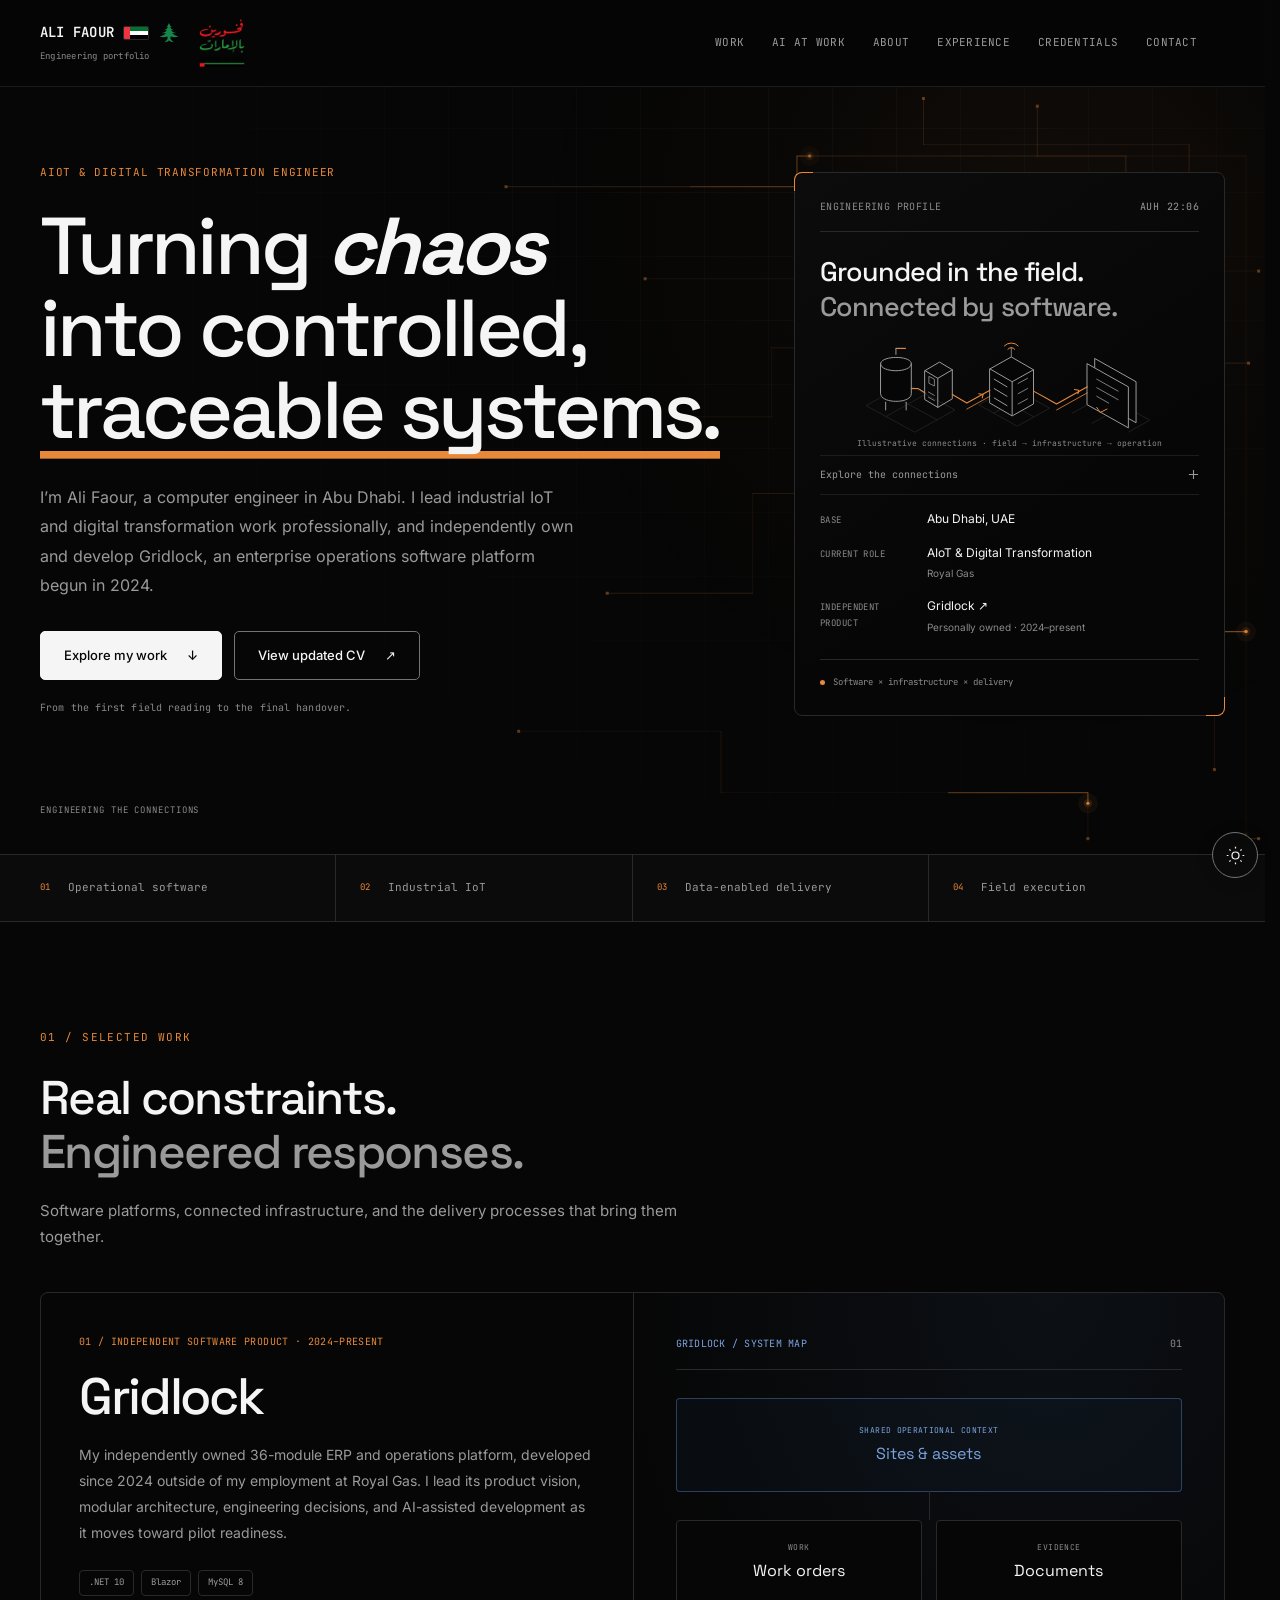
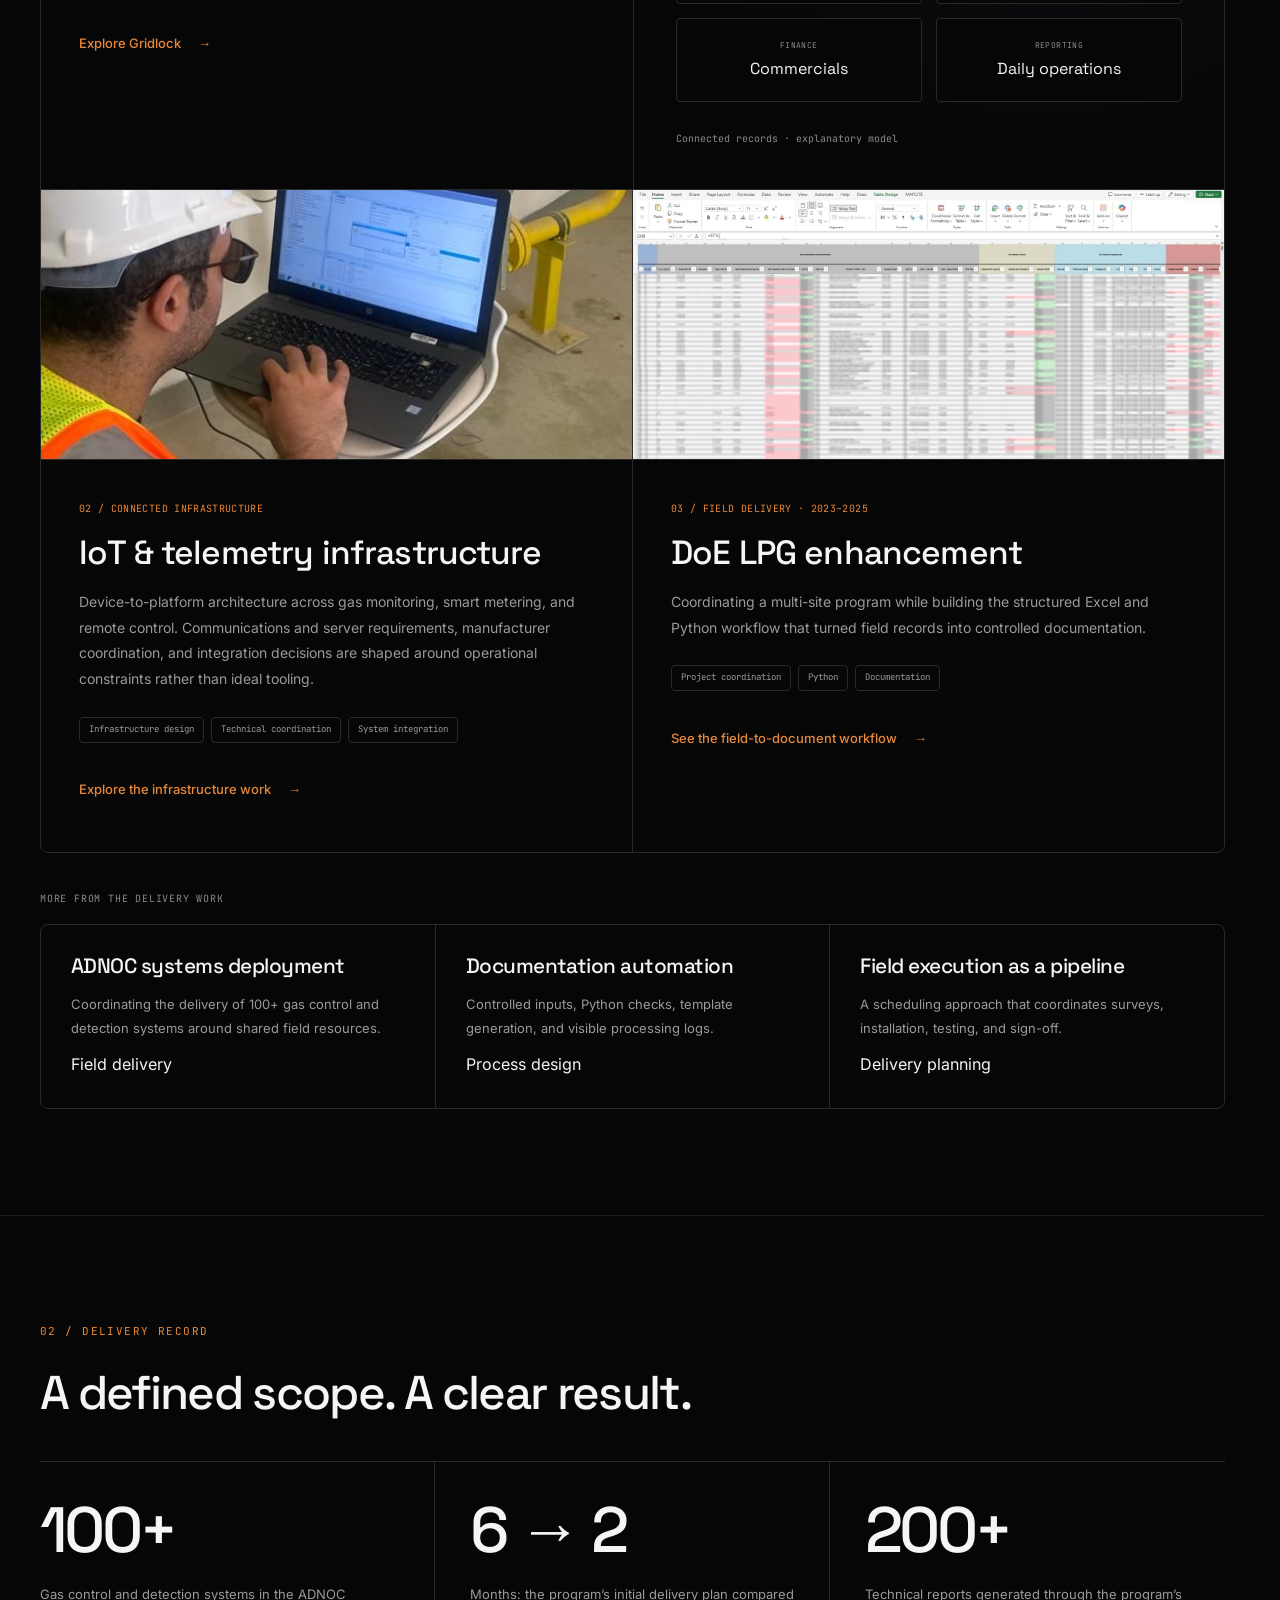
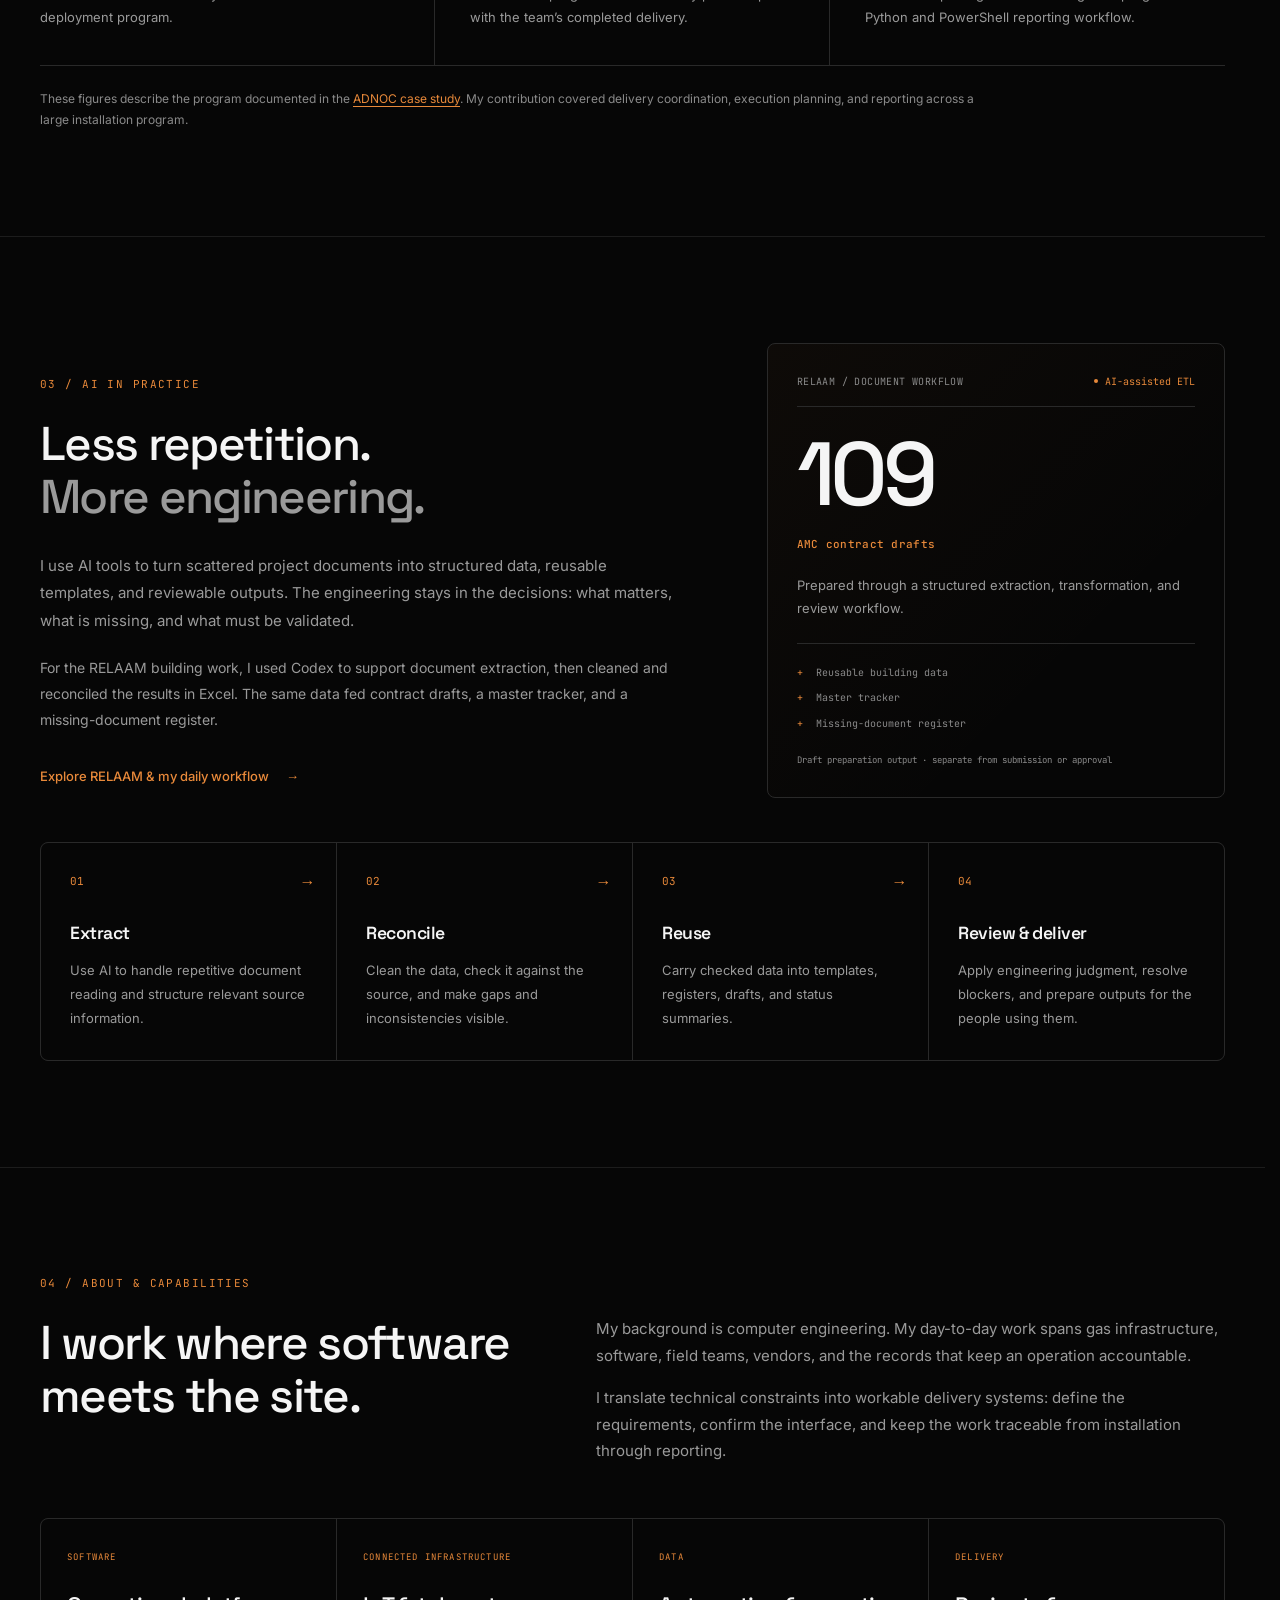
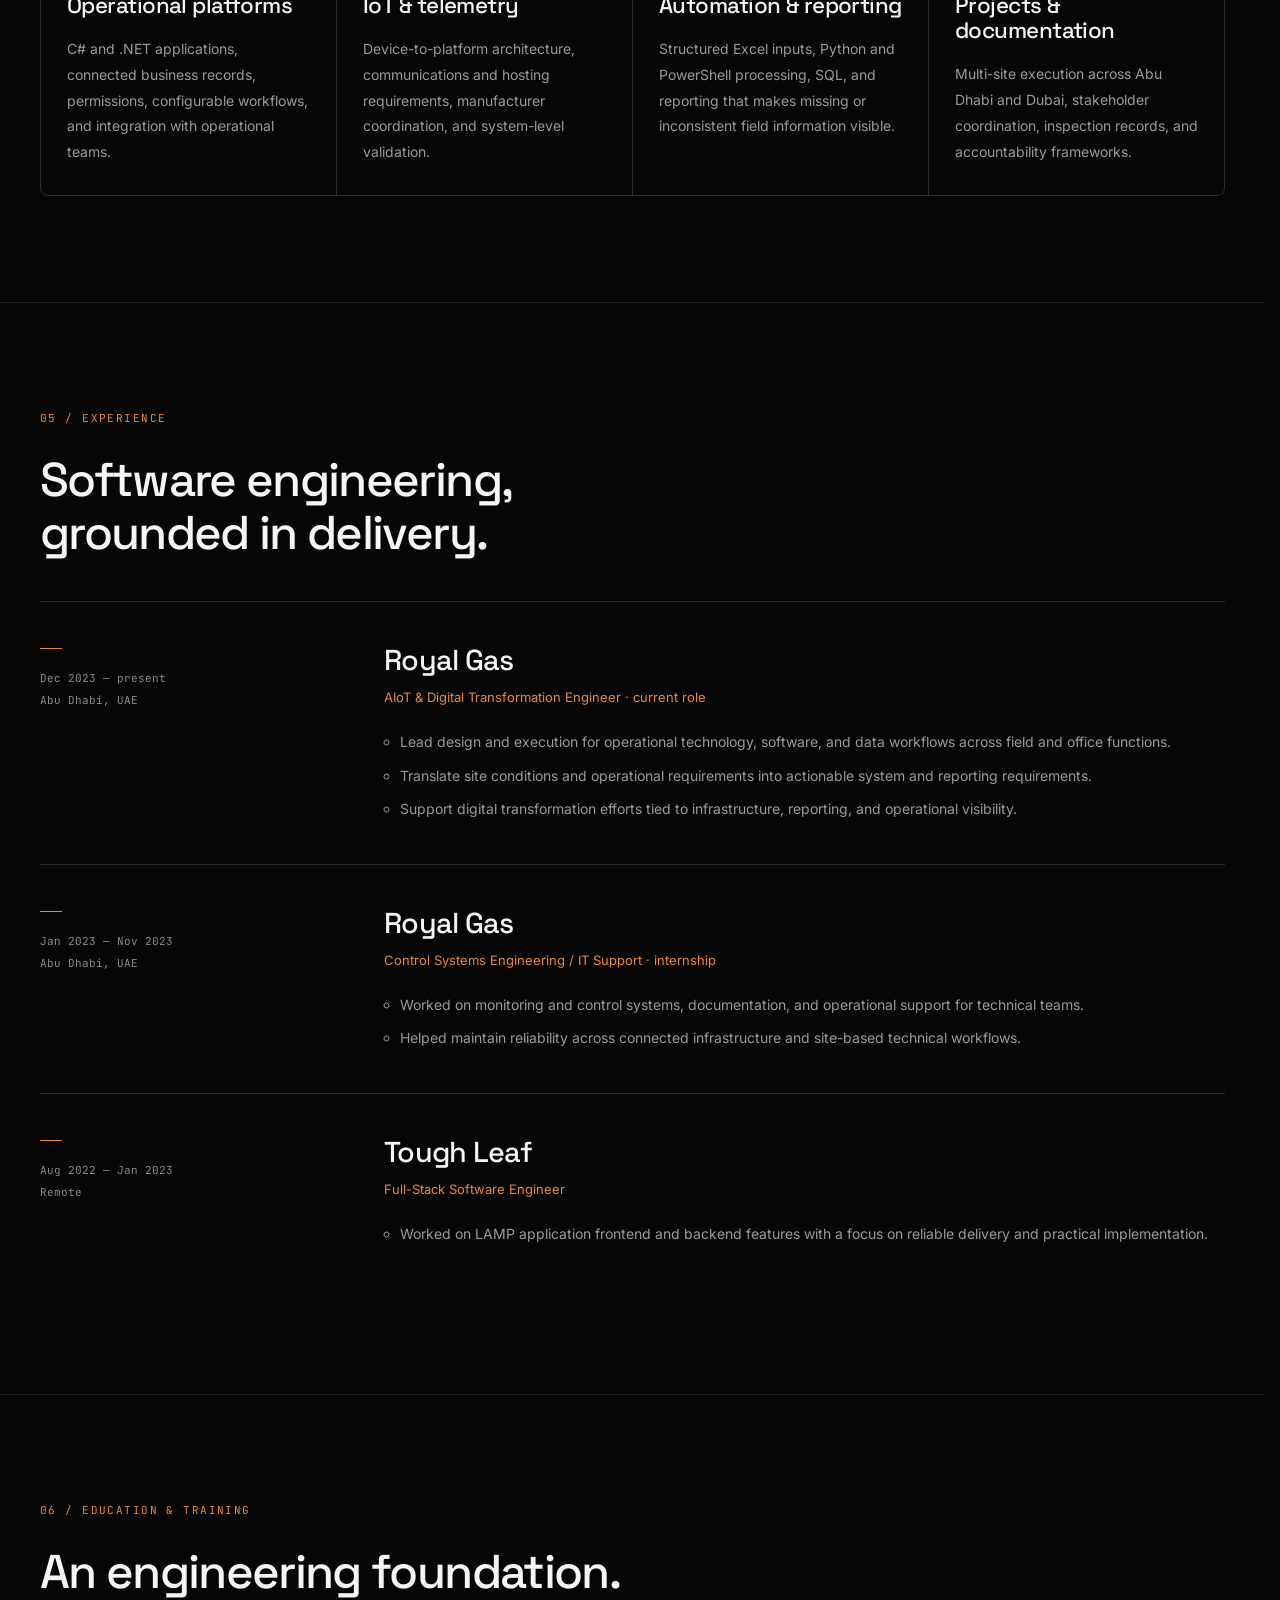
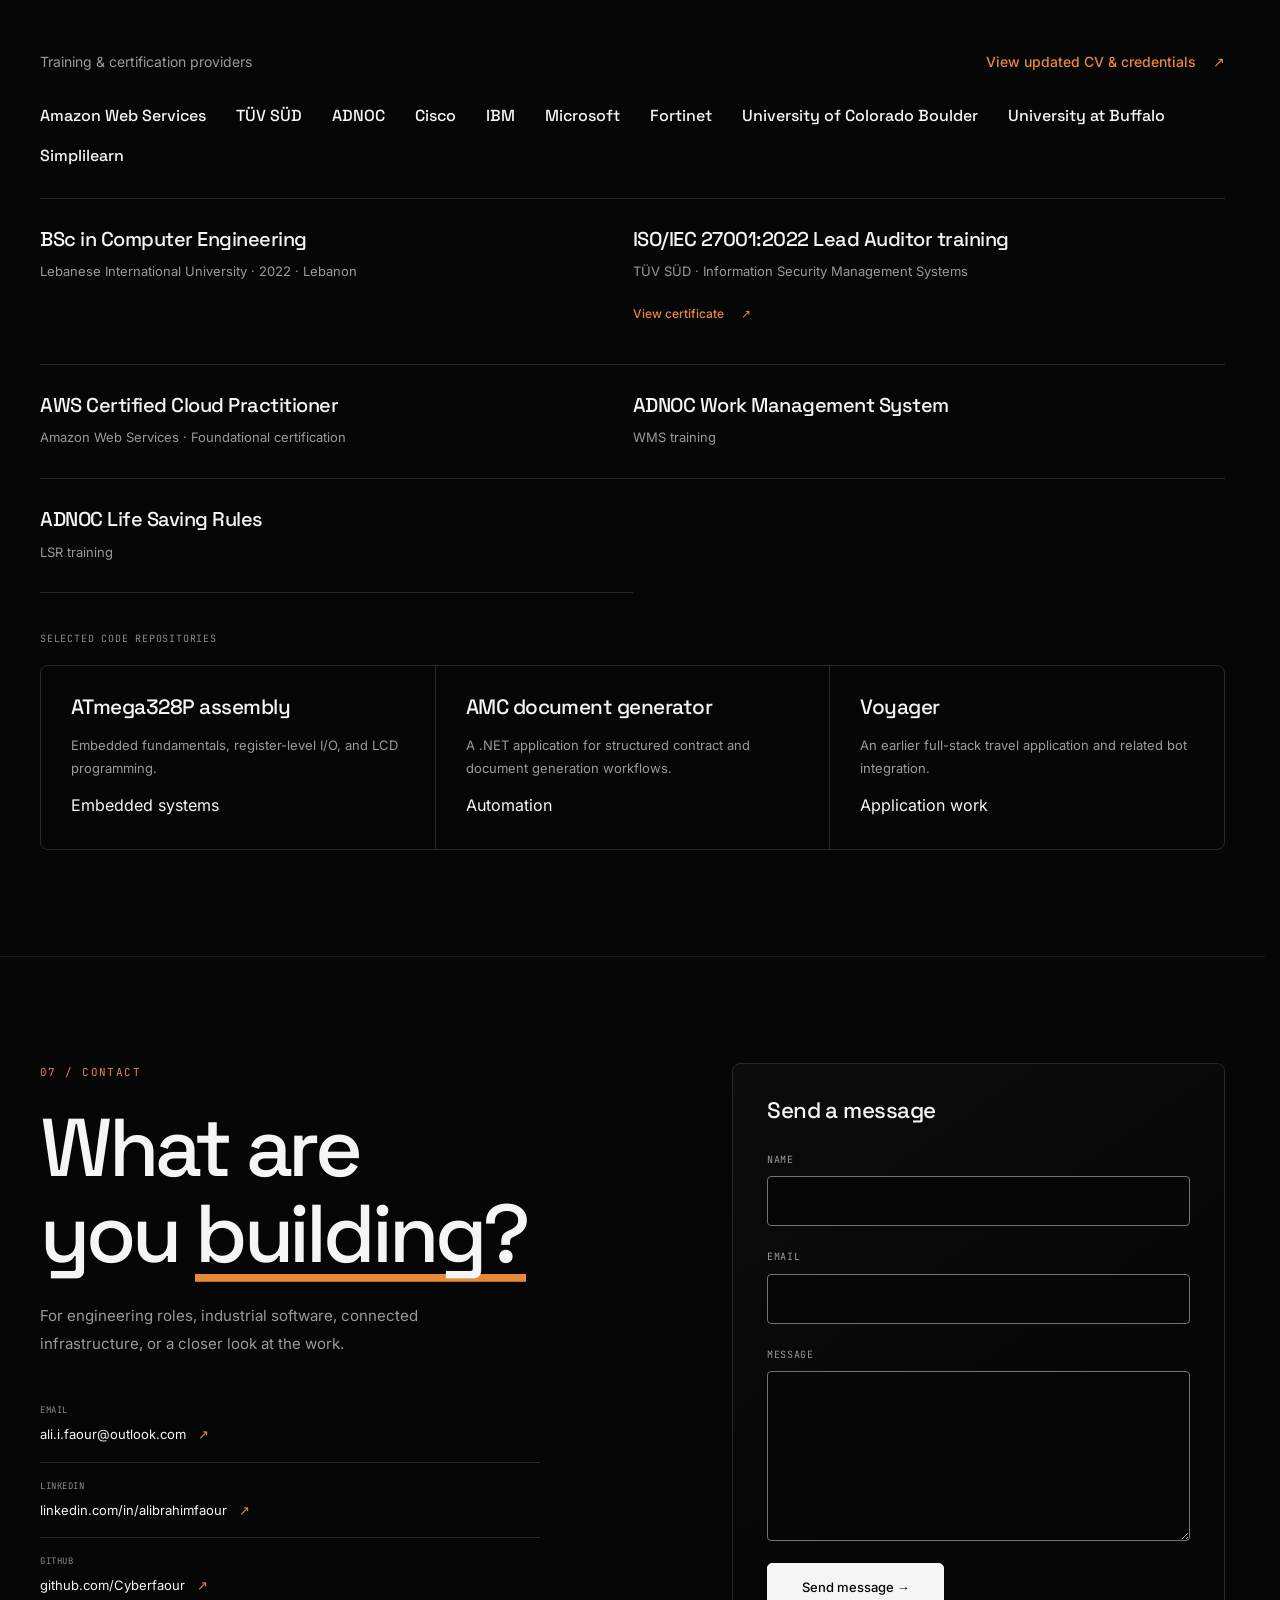
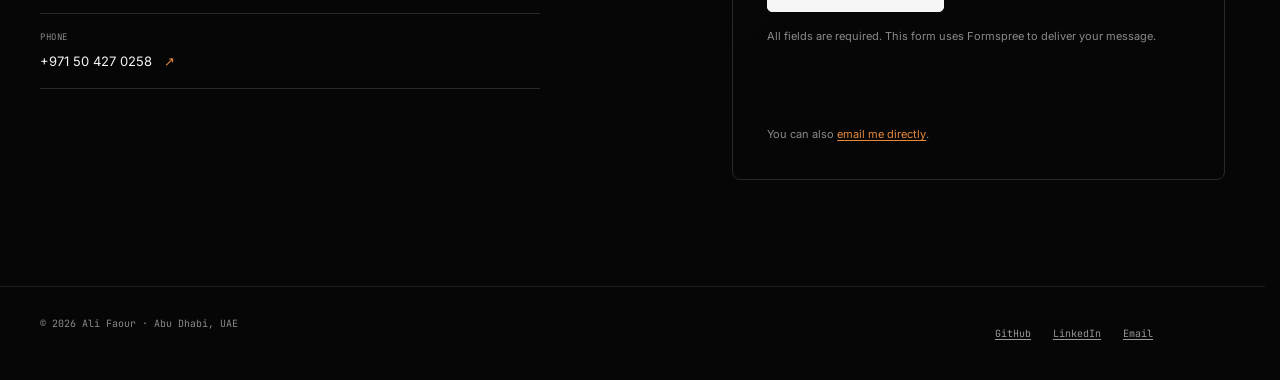
<file: Ali Faour Portfolio.dc.html>
<!doctype html>
<html lang="en" data-theme="dark">
<head>
  <meta charset="utf-8">
  <meta name="viewport" content="width=device-width, initial-scale=1">
  <title>Page moved — Ali Faour</title>
  <meta name="robots" content="noindex">
  <meta http-equiv="refresh" content="1; url=index.html">
  <link rel="canonical" href="https://cyberfaour.github.io/Portfolio/">
  <link rel="stylesheet" href="assets/styles/portfolio.css">
  <script src="assets/scripts/redirect.js" defer></script>
</head>
<body data-redirect="index.html">
  <main class="redirect-page">
    <h1>This page has moved.</h1>
    <p><a href="index.html">Continue to the portfolio →</a></p>
  </main>
</body>
</html>
</file>
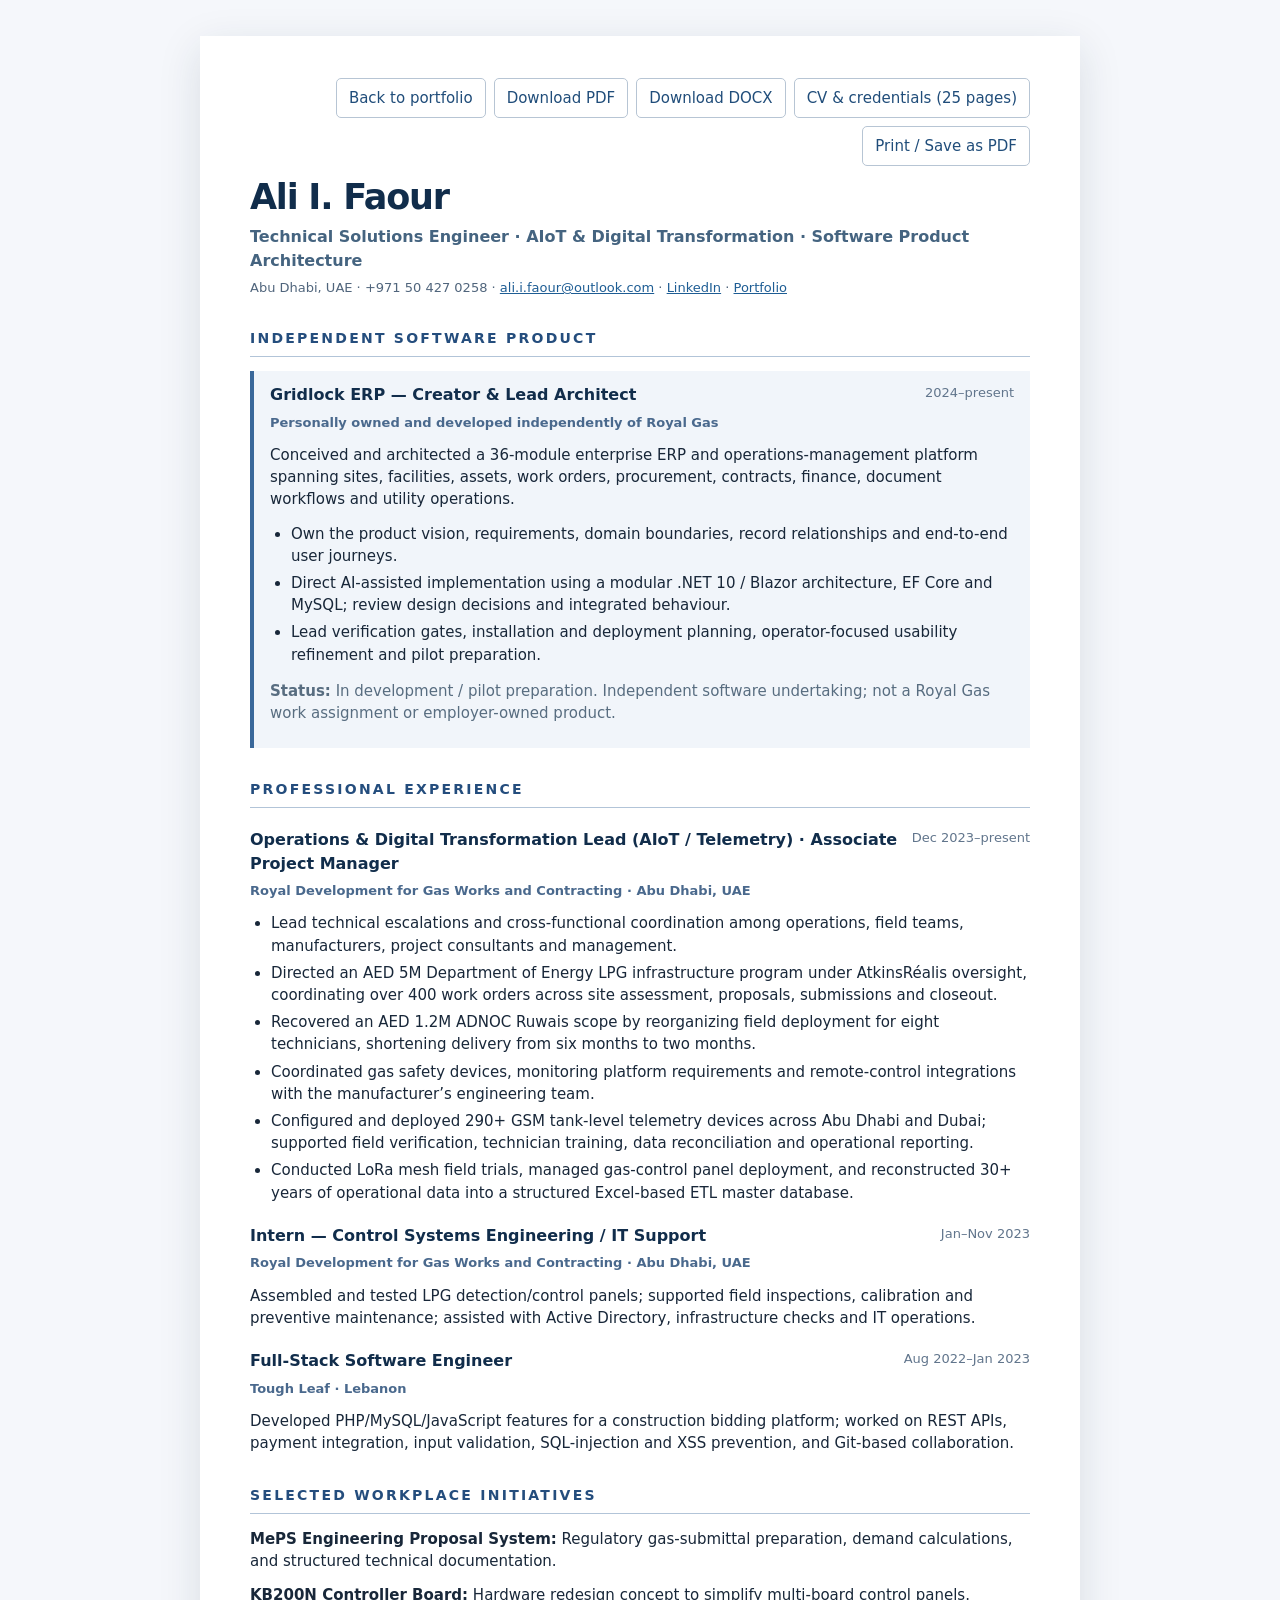
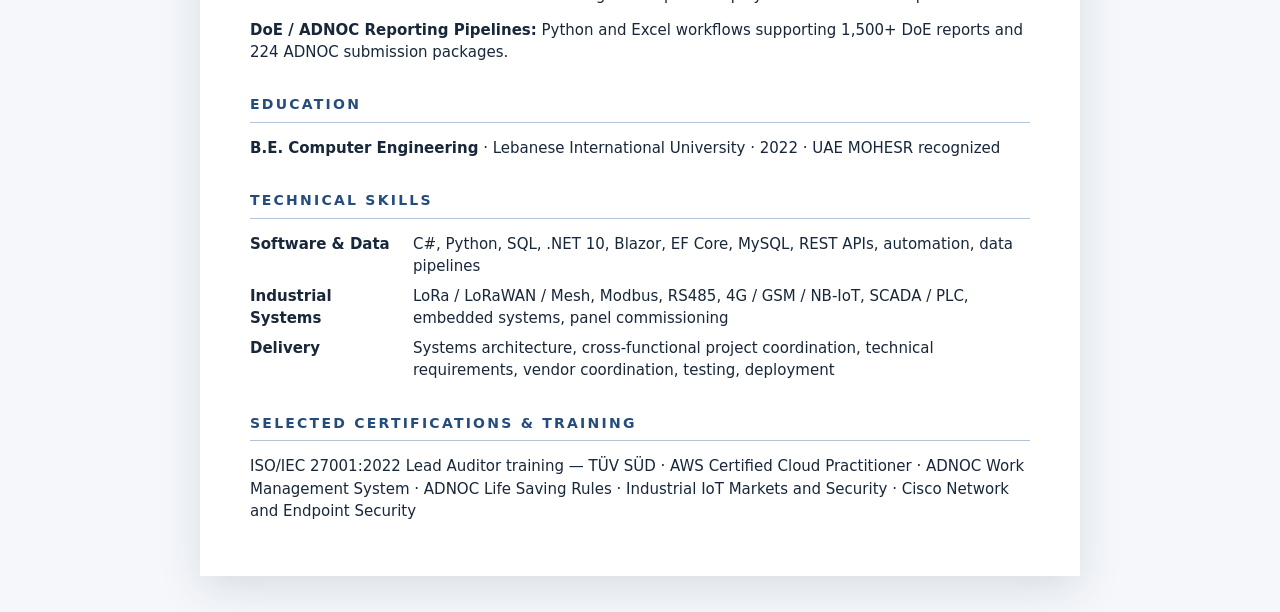
<file: Ali_Faour_Resume.html>
<!doctype html>
<html lang="en"><head><meta charset="utf-8"><meta name="viewport" content="width=device-width,initial-scale=1">
<title>Ali I. Faour — Resume</title>
<meta name="description" content="Ali Faour's professional experience at Royal Gas and Tough Leaf, alongside his independently owned Gridlock software product.">
<style>
:root{font:15px/1.48 system-ui,-apple-system,BlinkMacSystemFont,"Segoe UI",sans-serif;color:#182739;background:#f5f7fb}
*{box-sizing:border-box}body{margin:0}.sheet{max-width:880px;margin:36px auto;padding:42px 50px;background:white;box-shadow:0 12px 40px #172c4120}
h1{font-size:35px;line-height:1.1;letter-spacing:-.035em;margin:0;color:#112d4b}h2{font-size:14px;letter-spacing:.16em;margin:31px 0 14px;text-transform:uppercase;color:#244d7d;border-bottom:1px solid #b2c4d8;padding-bottom:7px}
h3{font-size:16px;margin:0;color:#112d4b}p{margin:6px 0 12px}ul{margin:8px 0 14px;padding-left:21px}li{margin:5px 0}.subtitle{font-weight:600;font-size:16px;color:#456480;margin-top:8px}.contact{font-size:13px;color:#50657c}.entry{margin:20px 0}.entry-head{display:flex;justify-content:space-between;gap:12px}.dates{font-size:13px;color:#61758c;white-space:nowrap}.label{font-size:13px;font-weight:650;color:#4a698d}.gridlock{border-left:4px solid #3a689a;padding:12px 16px;background:#f1f5fa}.muted{color:#586d80}.skills{display:grid;grid-template-columns:155px 1fr;gap:8px;margin:8px 0}.actions{text-align:right;margin-bottom:12px}.actions a,.actions button{font:inherit;cursor:pointer;border:1px solid #b7c5d4;border-radius:5px;background:white;color:#204d7a;padding:8px 12px;text-decoration:none}a{color:#1e5d94}
.actions{display:flex;flex-wrap:wrap;justify-content:flex-end;gap:8px}
@media(max-width:680px){.sheet{padding:25px 20px;margin:0}.entry-head{display:block}.dates{white-space:normal}.skills{grid-template-columns:1fr;gap:0}.actions{text-align:left;justify-content:flex-start;margin-bottom:22px}}
@media print{@page{size:A4;margin:15mm}:root,html,body{background:white!important}.sheet{max-width:none;margin:0;padding:0;box-shadow:none;font-size:12px}.actions{display:none}h2,h3{break-after:avoid}.entry{break-inside:avoid}ul{break-inside:avoid}a{color:inherit;text-decoration:none}.gridlock{background:none}}
</style></head><body><main class="sheet">
<nav class="actions" aria-label="Resume downloads"><a href="index.html">Back to portfolio</a> <a href="Ali_Faour_Resume_Corrected.pdf" download>Download PDF</a> <a href="Ali_Faour_Resume_Corrected.docx" download>Download DOCX</a> <a href="Ali_Faour_Resume.pdf">CV &amp; credentials (25 pages)</a> <button type="button" onclick="window.print()">Print / Save as PDF</button></nav>
<header><h1>Ali I. Faour</h1><div class="subtitle">Technical Solutions Engineer · AIoT &amp; Digital Transformation · Software Product Architecture</div>
<p class="contact">Abu Dhabi, UAE · +971 50 427 0258 · <a href="mailto:ali.i.faour@outlook.com">ali.i.faour@outlook.com</a> · <a href="https://www.linkedin.com/in/alibrahimfaour/">LinkedIn</a> · <a href="https://cyberfaour.github.io/Portfolio/">Portfolio</a></p></header>

<section><h2>Independent Software Product</h2><div class="gridlock">
<div class="entry-head"><h3>Gridlock ERP — Creator &amp; Lead Architect</h3><span class="dates">2024–present</span></div>
<p class="label">Personally owned and developed independently of Royal Gas</p>
<p>Conceived and architected a 36-module enterprise ERP and operations-management platform spanning sites, facilities, assets, work orders, procurement, contracts, finance, document workflows and utility operations.</p>
<ul><li>Own the product vision, requirements, domain boundaries, record relationships and end-to-end user journeys.</li>
<li>Direct AI-assisted implementation using a modular .NET 10 / Blazor architecture, EF Core and MySQL; review design decisions and integrated behaviour.</li>
<li>Lead verification gates, installation and deployment planning, operator-focused usability refinement and pilot preparation.</li></ul>
<p class="muted"><strong>Status:</strong> In development / pilot preparation. Independent software undertaking; not a Royal Gas work assignment or employer-owned product.</p></div></section>

<section><h2>Professional Experience</h2>
<div class="entry"><div class="entry-head"><h3>Operations &amp; Digital Transformation Lead (AIoT / Telemetry) · Associate Project Manager</h3><span class="dates">Dec 2023–present</span></div><p class="label">Royal Development for Gas Works and Contracting · Abu Dhabi, UAE</p>
<ul><li>Lead technical escalations and cross-functional coordination among operations, field teams, manufacturers, project consultants and management.</li>
<li>Directed an AED 5M Department of Energy LPG infrastructure program under AtkinsRéalis oversight, coordinating over 400 work orders across site assessment, proposals, submissions and closeout.</li>
<li>Recovered an AED 1.2M ADNOC Ruwais scope by reorganizing field deployment for eight technicians, shortening delivery from six months to two months.</li>
<li>Coordinated gas safety devices, monitoring platform requirements and remote-control integrations with the manufacturer’s engineering team.</li>
<li>Configured and deployed 290+ GSM tank-level telemetry devices across Abu Dhabi and Dubai; supported field verification, technician training, data reconciliation and operational reporting.</li>
<li>Conducted LoRa mesh field trials, managed gas-control panel deployment, and reconstructed 30+ years of operational data into a structured Excel-based ETL master database.</li></ul></div>
<div class="entry"><div class="entry-head"><h3>Intern — Control Systems Engineering / IT Support</h3><span class="dates">Jan–Nov 2023</span></div><p class="label">Royal Development for Gas Works and Contracting · Abu Dhabi, UAE</p>
<p>Assembled and tested LPG detection/control panels; supported field inspections, calibration and preventive maintenance; assisted with Active Directory, infrastructure checks and IT operations.</p></div>
<div class="entry"><div class="entry-head"><h3>Full-Stack Software Engineer</h3><span class="dates">Aug 2022–Jan 2023</span></div><p class="label">Tough Leaf · Lebanon</p>
<p>Developed PHP/MySQL/JavaScript features for a construction bidding platform; worked on REST APIs, payment integration, input validation, SQL-injection and XSS prevention, and Git-based collaboration.</p></div>
</section>

<section><h2>Selected Workplace Initiatives</h2>
<p><strong>MePS Engineering Proposal System:</strong> Regulatory gas-submittal preparation, demand calculations, and structured technical documentation.</p>
<p><strong>KB200N Controller Board:</strong> Hardware redesign concept to simplify multi-board control panels.</p>
<p><strong>DoE / ADNOC Reporting Pipelines:</strong> Python and Excel workflows supporting 1,500+ DoE reports and 224 ADNOC submission packages.</p></section>
<section><h2>Education</h2><p><strong>B.E. Computer Engineering</strong> · Lebanese International University · 2022 · UAE MOHESR recognized</p></section>
<section><h2>Technical Skills</h2>
<div class="skills"><strong>Software &amp; Data</strong><span>C#, Python, SQL, .NET 10, Blazor, EF Core, MySQL, REST APIs, automation, data pipelines</span></div>
<div class="skills"><strong>Industrial Systems</strong><span>LoRa / LoRaWAN / Mesh, Modbus, RS485, 4G / GSM / NB-IoT, SCADA / PLC, embedded systems, panel commissioning</span></div>
<div class="skills"><strong>Delivery</strong><span>Systems architecture, cross-functional project coordination, technical requirements, vendor coordination, testing, deployment</span></div></section>
<section><h2>Selected Certifications &amp; Training</h2><p>ISO/IEC 27001:2022 Lead Auditor training — TÜV SÜD · AWS Certified Cloud Practitioner · ADNOC Work Management System · ADNOC Life Saving Rules · Industrial IoT Markets and Security · Cisco Network and Endpoint Security</p></section>
</main></body></html>
</file>
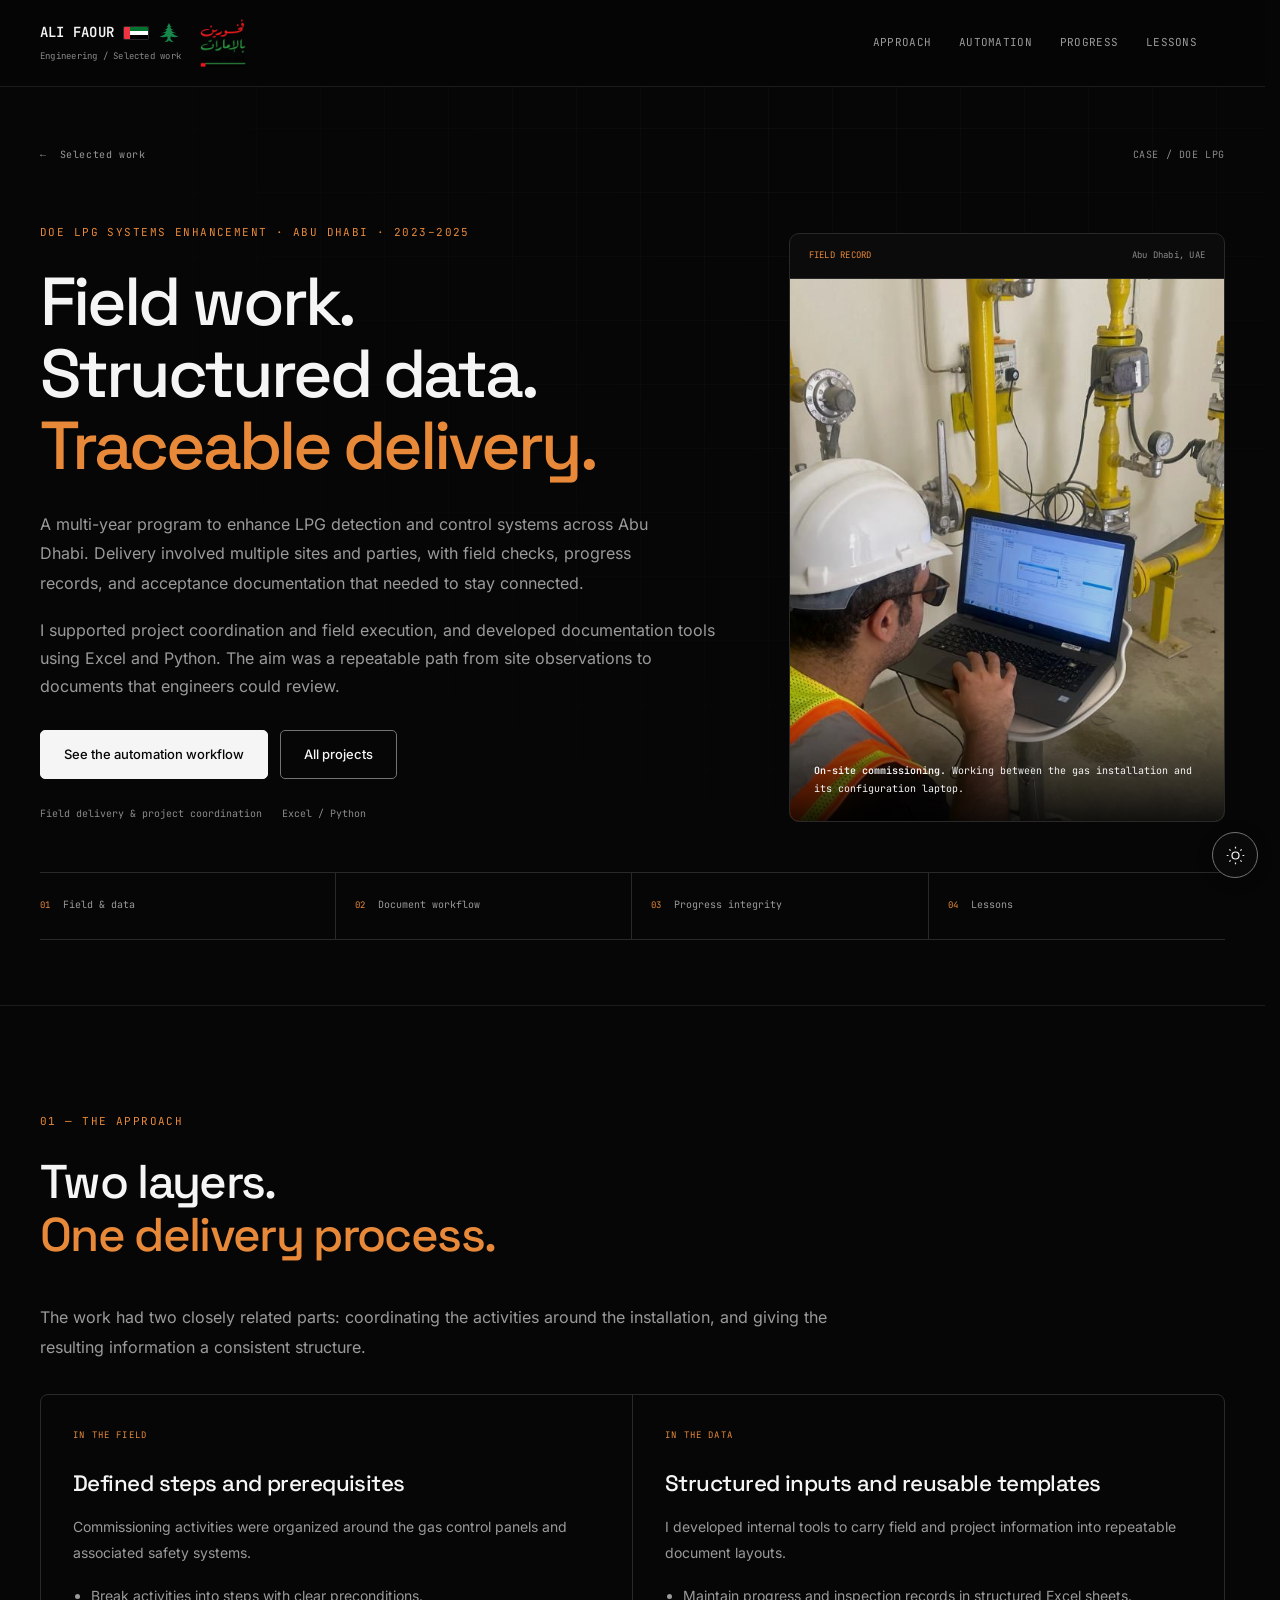
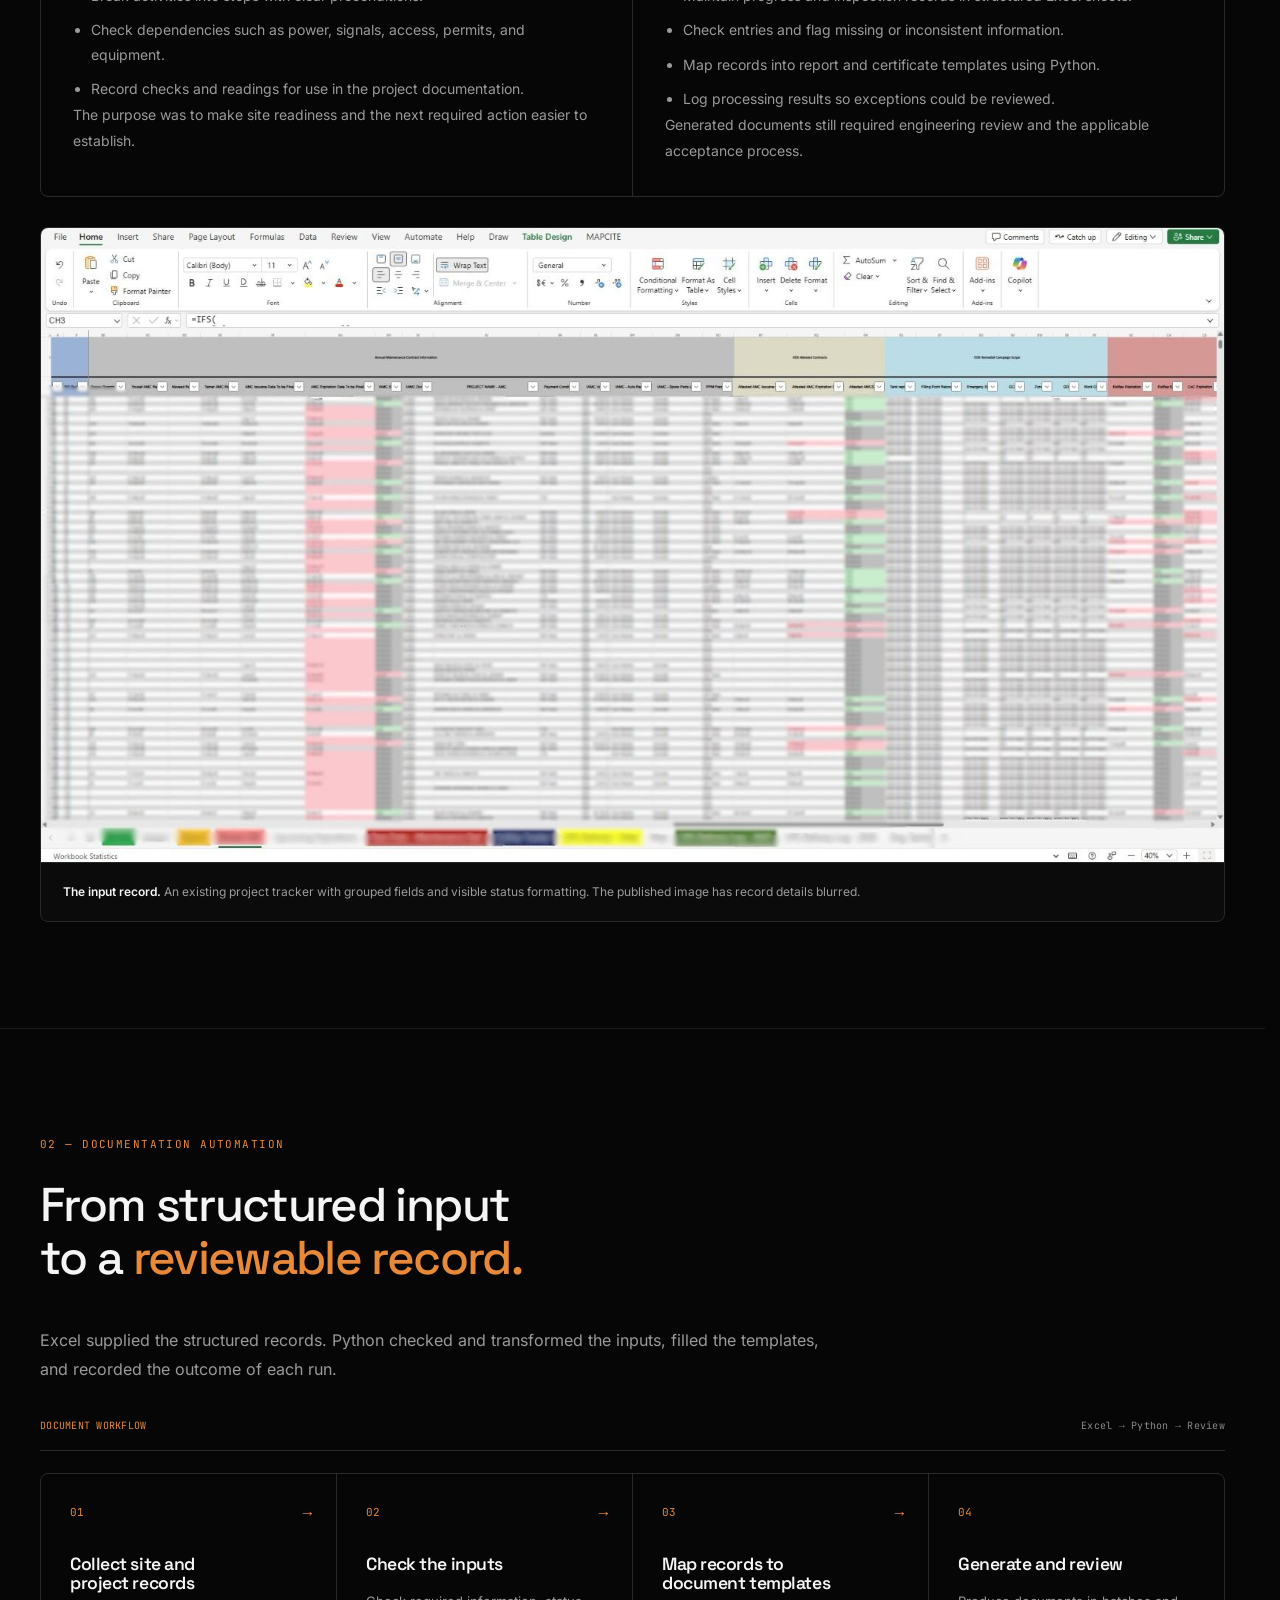
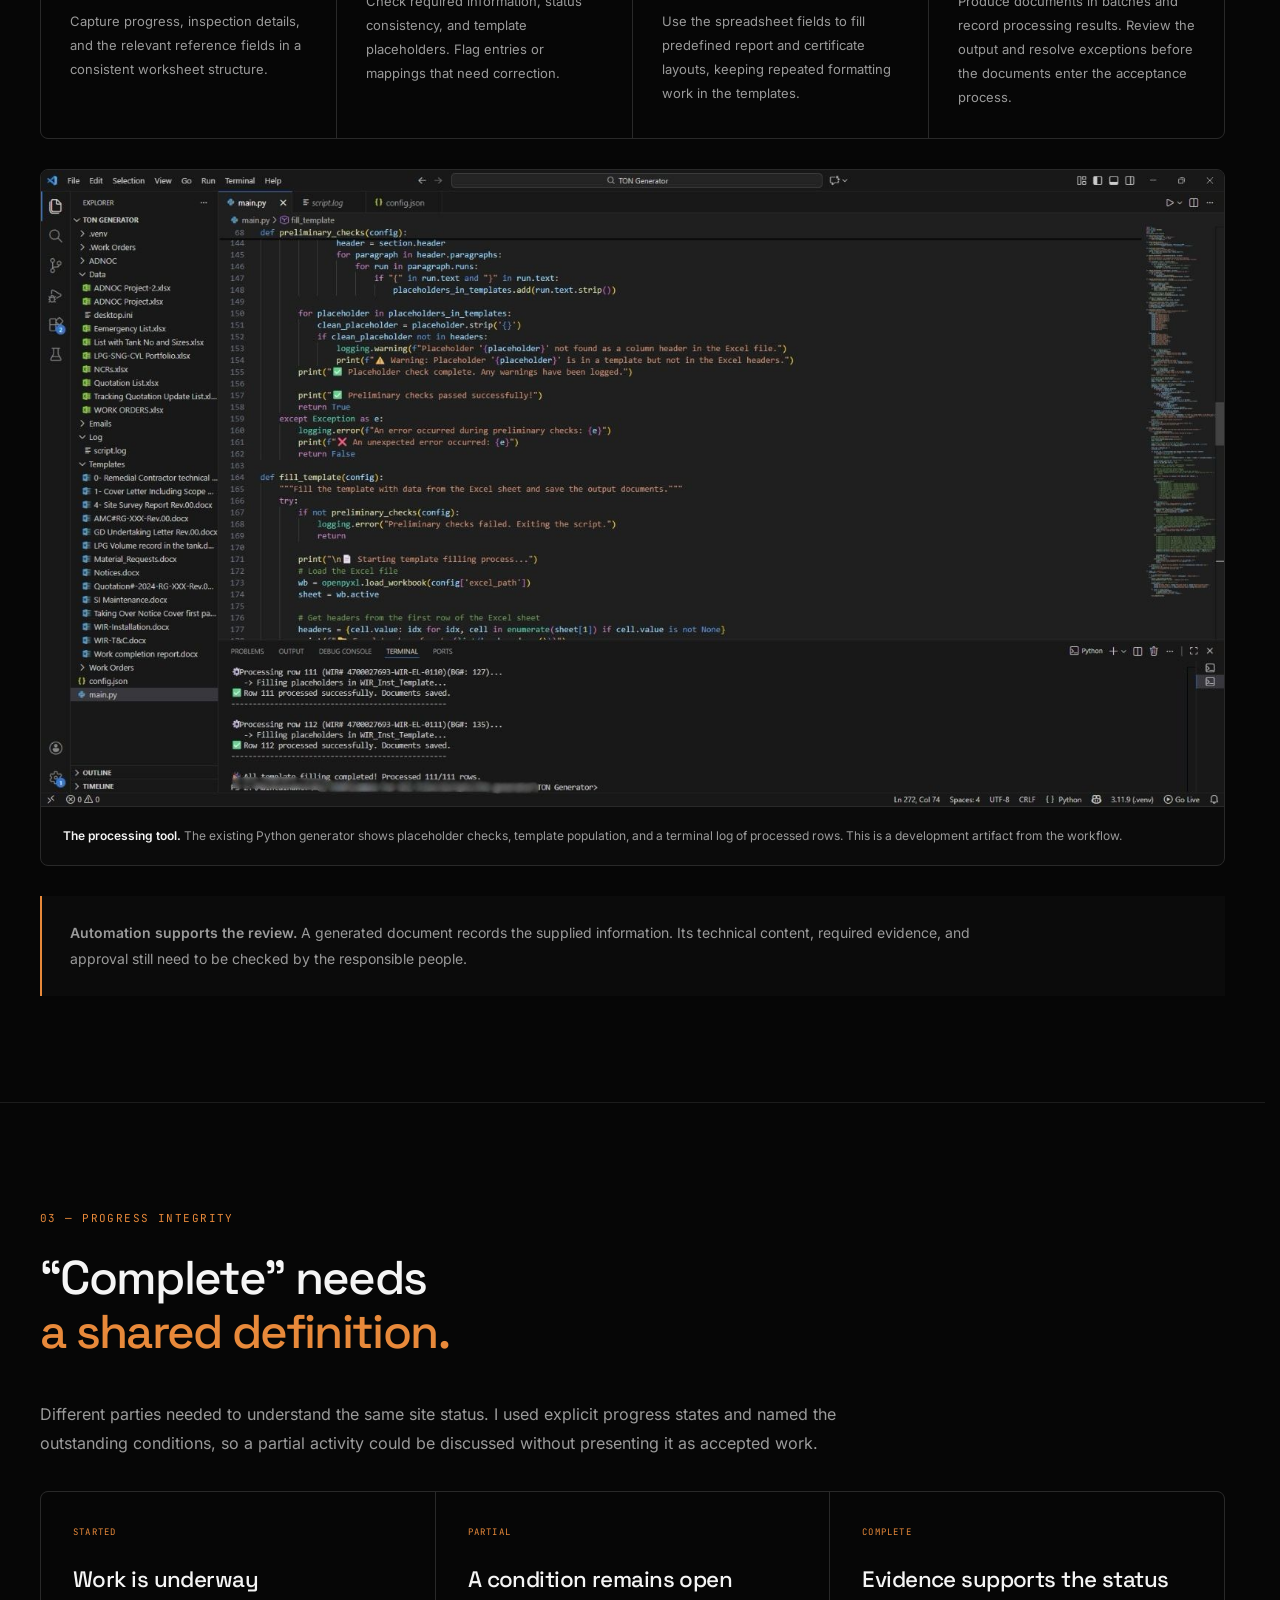
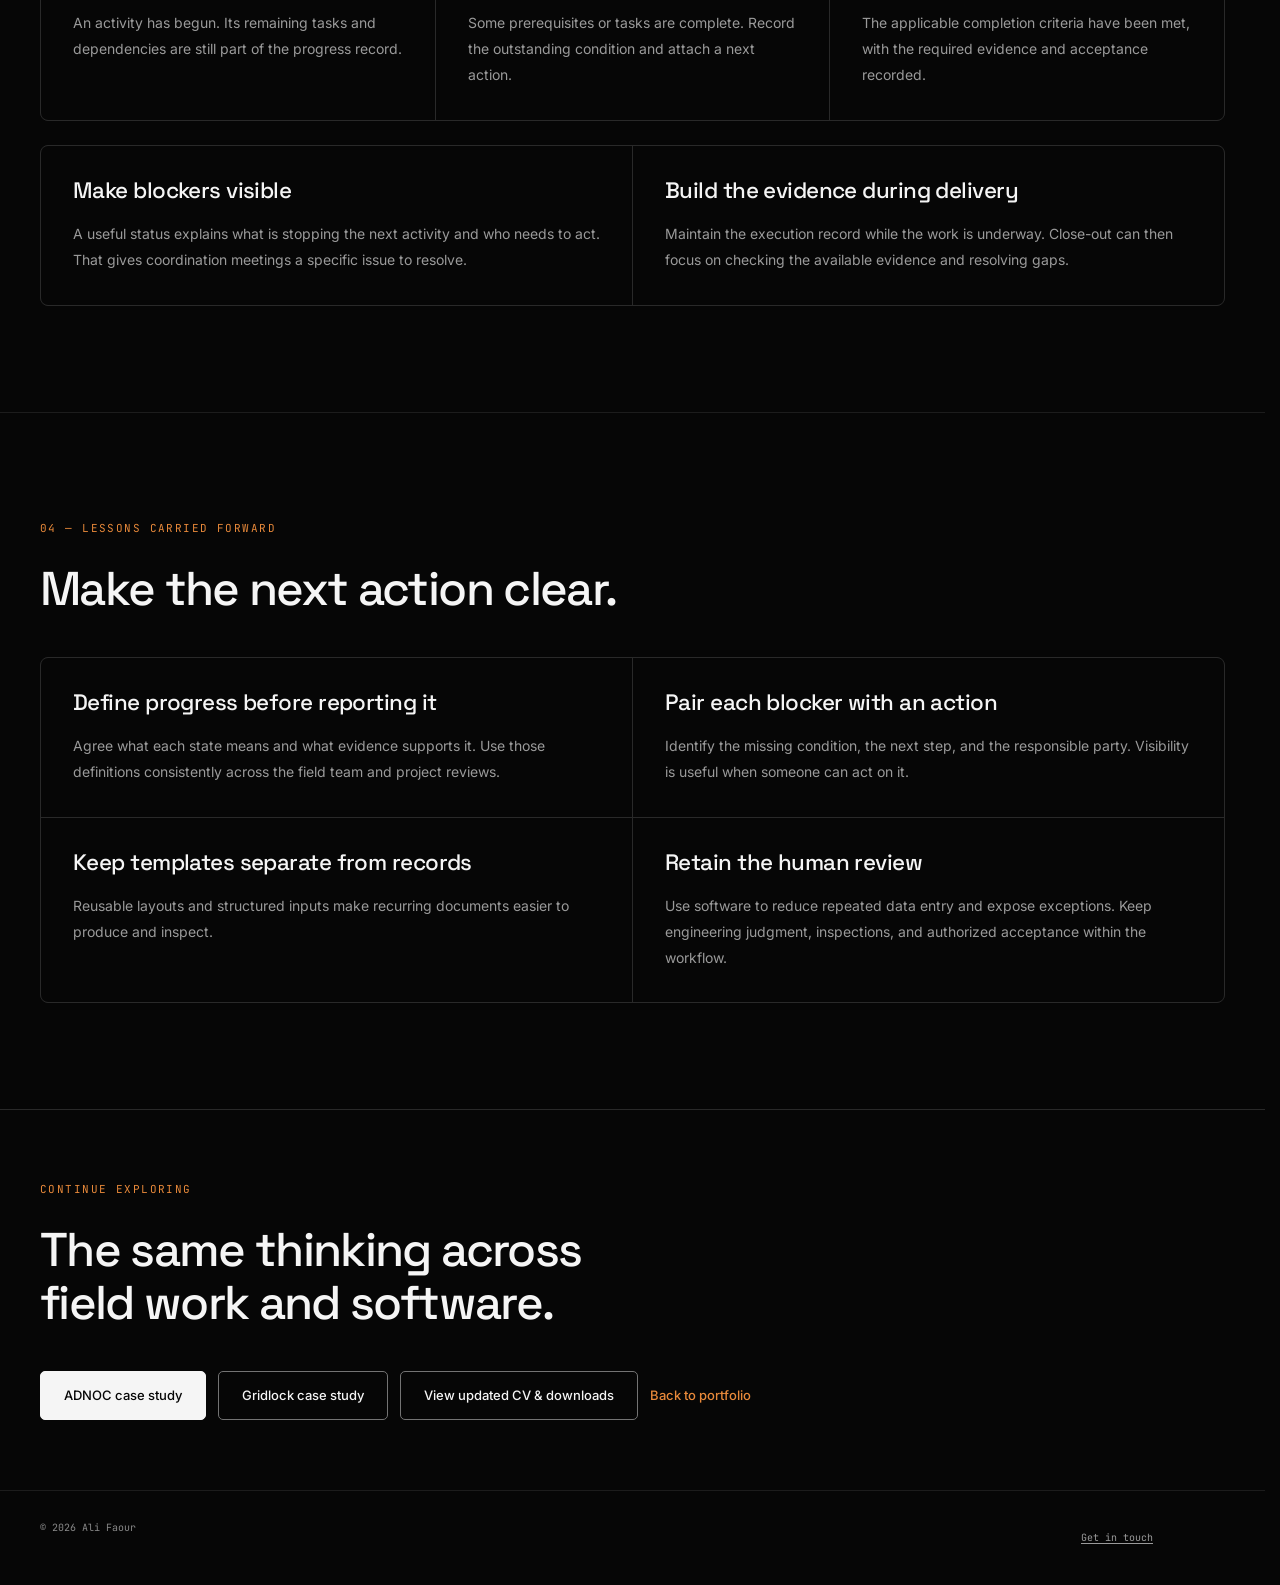
<file: DoE LPG Case Study.dc.html>
<!doctype html>
<html lang="en" data-theme="dark">
<head>
  <meta charset="utf-8">
  <meta name="viewport" content="width=device-width, initial-scale=1">
  <title>Page moved — Ali Faour</title>
  <meta name="robots" content="noindex">
  <meta http-equiv="refresh" content="1; url=DoE%20LPG%20Case%20Study.html">
  <link rel="canonical" href="https://cyberfaour.github.io/Portfolio/DoE%20LPG%20Case%20Study.html">
  <link rel="stylesheet" href="assets/styles/portfolio.css">
  <script src="assets/scripts/redirect.js" defer></script>
</head>
<body data-redirect="DoE%20LPG%20Case%20Study.html">
  <main class="redirect-page">
    <h1>This page has moved.</h1>
    <p><a href="DoE%20LPG%20Case%20Study.html">Continue to DoE LPG Case Study →</a></p>
  </main>
</body>
</html>
</file>
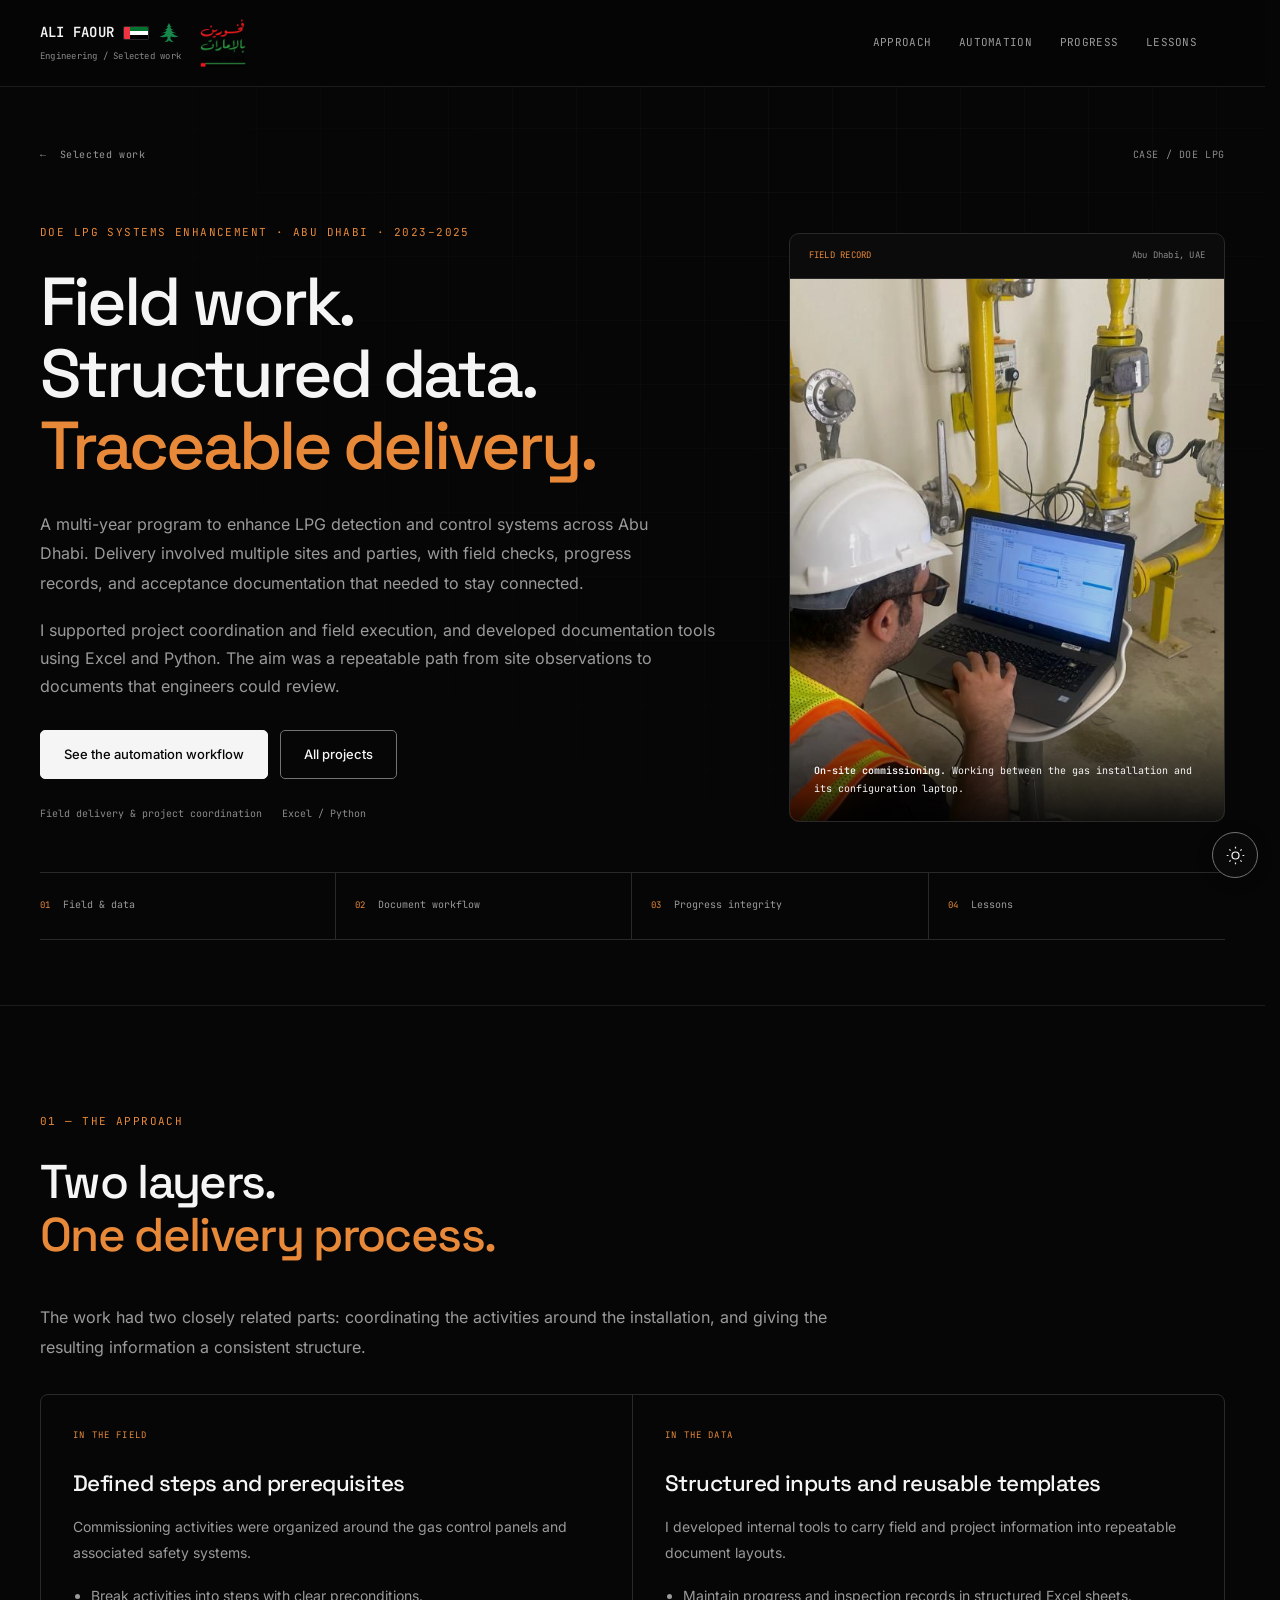
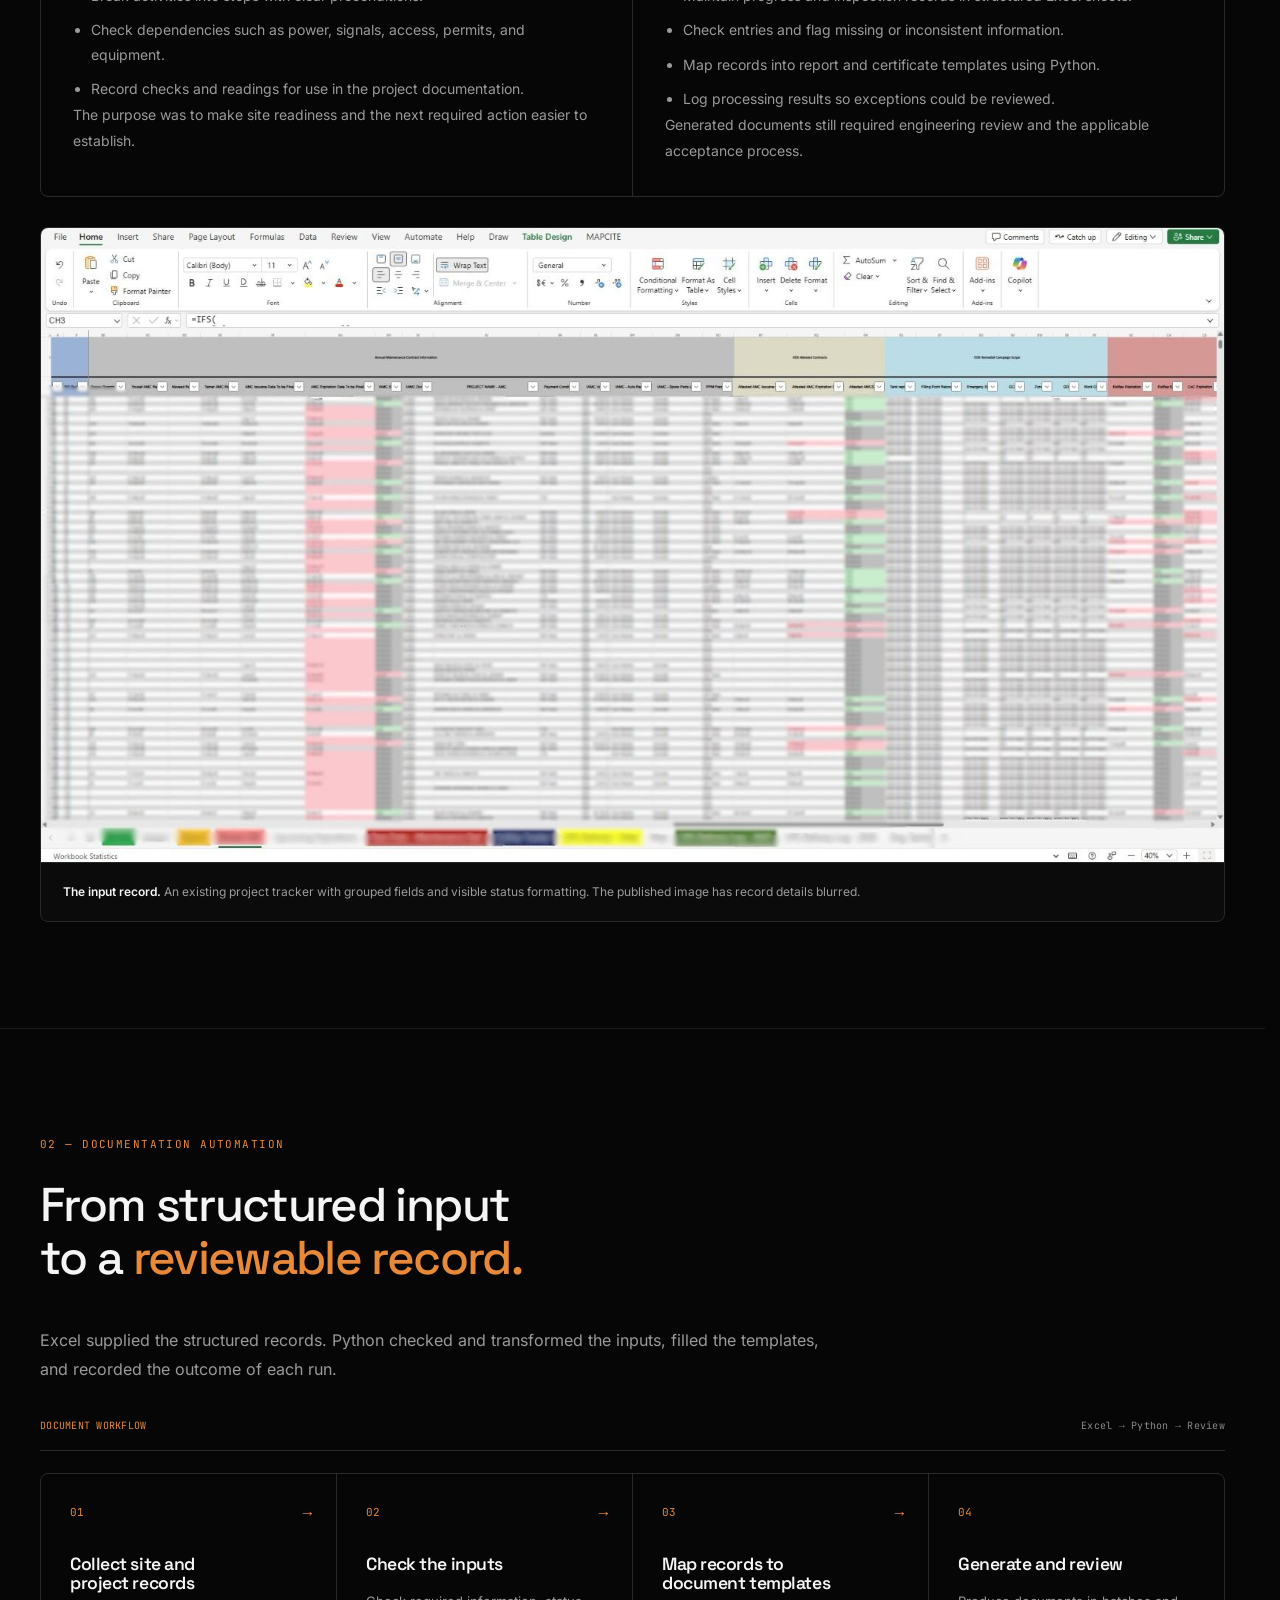
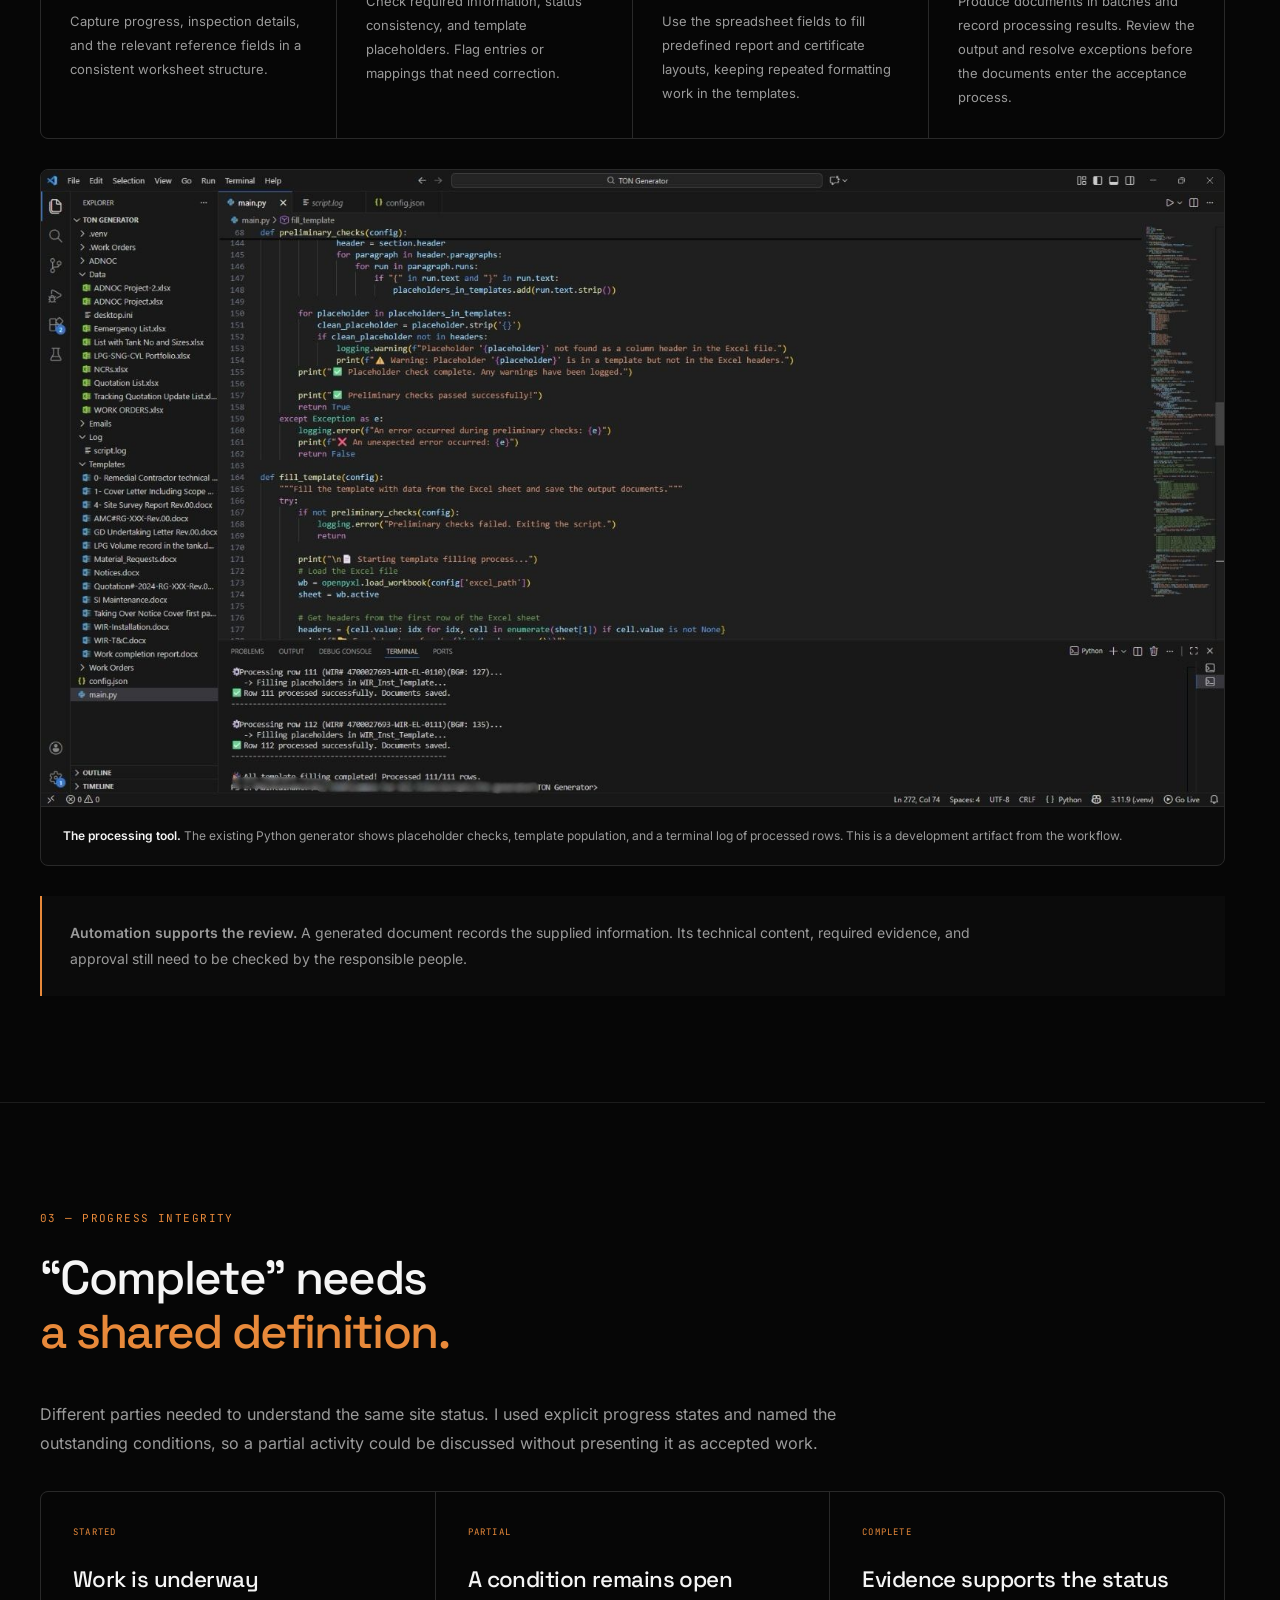
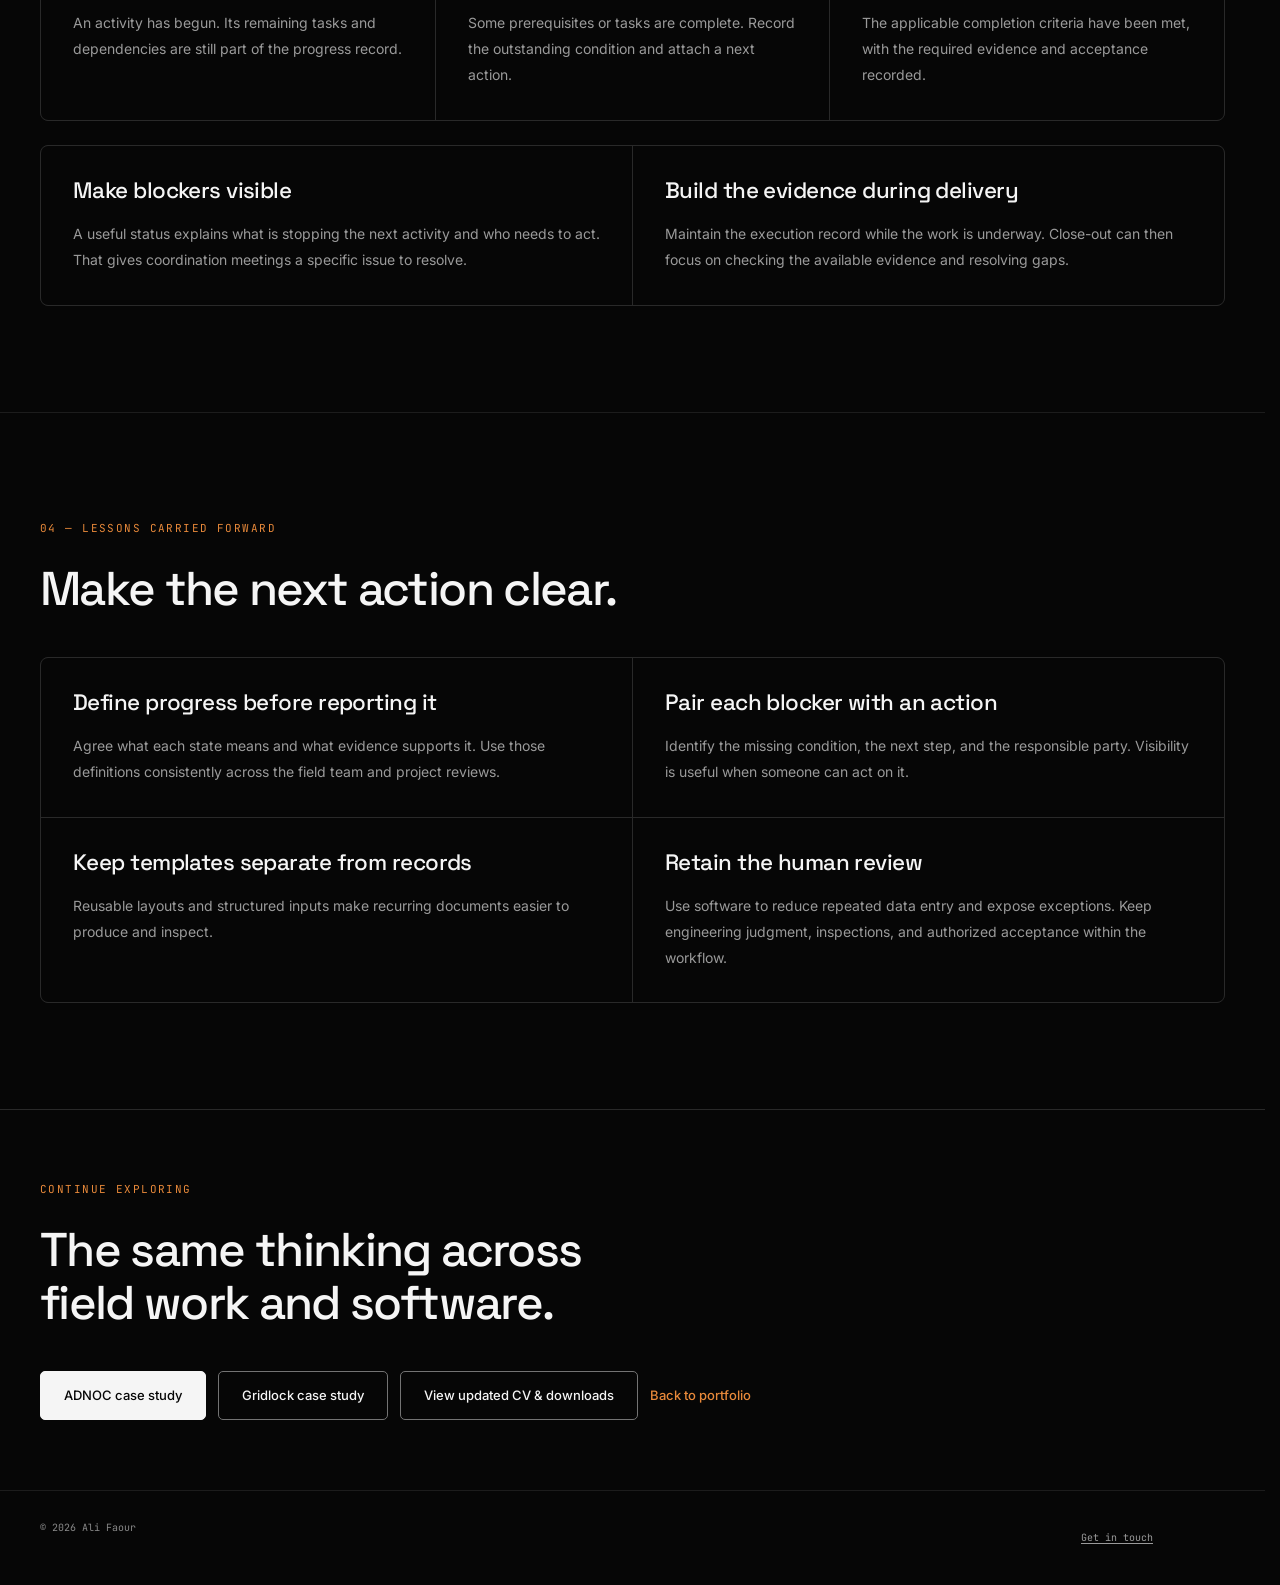
<file: DoE LPG Case Study.html>
<!DOCTYPE html>
<html lang="en" data-theme="dark">
<head>
  <meta charset="utf-8">
  <meta name="viewport" content="width=device-width, initial-scale=1">
  <title>DoE LPG Systems &amp; Documentation — Ali Faour</title>
  <meta name="description" content="A 2023–2025 Abu Dhabi LPG enhancement case study: field coordination, structured Excel records, Python document generation, and evidence-led project close-out.">
  <meta name="theme-color" content="#060606">
  <link rel="canonical" href="https://cyberfaour.github.io/Portfolio/DoE%20LPG%20Case%20Study.html">
  <link rel="icon" href="assets/favicon.svg" type="image/svg+xml">
  <link rel="stylesheet" href="assets/styles/fonts.css">
  <link rel="stylesheet" href="assets/styles/portfolio.css">
  <script src="assets/scripts/portfolio.js" defer></script>
</head>
<body class="case-page" data-case="doe">
  <a class="skip-link" href="#main">Skip to content</a>
  <header class="site-header">
    <div class="container header-inner">
      <a class="brand" href="index.html"><span class="brand-copy"><strong class="brand-name">ALI FAOUR <img class="brand-flag" src="assets/images/uae-flag.svg" alt="United Arab Emirates" width="24" height="12"><img class="brand-cedar" src="assets/images/lebanese-cedar.svg" alt="Lebanon cedar" width="22" height="22"></strong><small>Engineering / Selected work</small></span><img class="brand-emblem" src="assets/images/proud-of-uae.svg" alt="فخورين بالإمارات — Proud of the Emirates" width="52" height="52"></a>
      <nav class="site-nav" id="primary-navigation" aria-label="Case study navigation">
        <a href="#layers">Approach</a>
        <a href="#pipeline">Automation</a>
        <a href="#integrity">Progress</a>
        <a href="#lessons">Lessons</a>
      </nav>
      <div class="header-actions">
        <button class="theme-toggle" type="button" data-theme-toggle hidden><span data-theme-label>Light theme</span></button>
        <button class="menu-toggle" type="button" data-menu-toggle aria-expanded="false" aria-controls="primary-navigation" hidden>Menu</button>
      </div>
    </div>
  </header>
  <main id="main" tabindex="-1">
    <section class="case-hero" id="top" aria-labelledby="case-title">
      <div class="container">
        <div class="case-index"><a href="index.html#projects"><span aria-hidden="true">←</span> Selected work</a><span>CASE / DOE LPG</span></div>
        <div class="case-intro">
          <div>
            <p class="eyebrow">DoE LPG systems enhancement · Abu Dhabi · 2023–2025</p>
            <h1 id="case-title">Field work.<br>Structured data.<br><span class="case-emphasis">Traceable delivery.</span></h1>
            <p class="lede">A multi-year program to enhance LPG detection and control systems across Abu Dhabi. Delivery involved multiple sites and parties, with field checks, progress records, and acceptance documentation that needed to stay connected.</p>
            <p class="muted">I supported project coordination and field execution, and developed documentation tools using Excel and Python. The aim was a repeatable path from site observations to documents that engineers could review.</p>
            <div class="button-row">
              <a class="button button-primary" href="#pipeline">See the automation workflow</a>
              <a class="button" href="index.html#projects">All projects</a>
            </div>
            <p class="case-meta"><span>Field delivery &amp; project coordination</span><span>Excel / Python</span></p>
          </div>
          <figure class="figure">
            <div class="diagram-header"><span>FIELD RECORD</span><span>Abu Dhabi, UAE</span></div>
            <img class="figure-media field-photo" src="assets/site-gas-panel.jpg" width="576" height="1024" alt="On-site engineer using a configuration laptop beside LPG pipework, valves, and gauges." fetchpriority="high">
            <figcaption class="figure-caption"><strong>On-site commissioning.</strong> Working between the gas installation and its configuration laptop.</figcaption>
          </figure>
        </div>
        <nav class="case-section-map" aria-label="Explore the DoE case study"><a href="#layers">Field &amp; data</a><a href="#pipeline">Document workflow</a><a href="#integrity">Progress integrity</a><a href="#lessons">Lessons</a></nav>
      </div>
    </section>

    <section class="section" id="layers" aria-labelledby="layers-title">
      <div class="container">
        <p class="section-label">01 — The approach</p>
        <h2 class="section-heading" id="layers-title">Two layers.<br><span class="case-emphasis">One delivery process.</span></h2>
        <p class="lede">The work had two closely related parts: coordinating the activities around the installation, and giving the resulting information a consistent structure.</p>
        <div class="grid-2">
          <article class="panel">
            <p class="section-label">In the field</p>
            <h3>Defined steps and prerequisites</h3>
            <p>Commissioning activities were organized around the gas control panels and associated safety systems.</p>
            <ul>
              <li>Break activities into steps with clear preconditions.</li>
              <li>Check dependencies such as power, signals, access, permits, and equipment.</li>
              <li>Record checks and readings for use in the project documentation.</li>
            </ul>
            <p class="muted">The purpose was to make site readiness and the next required action easier to establish.</p>
          </article>
          <article class="panel">
            <p class="section-label">In the data</p>
            <h3>Structured inputs and reusable templates</h3>
            <p>I developed internal tools to carry field and project information into repeatable document layouts.</p>
            <ul>
              <li>Maintain progress and inspection records in structured Excel sheets.</li>
              <li>Check entries and flag missing or inconsistent information.</li>
              <li>Map records into report and certificate templates using Python.</li>
              <li>Log processing results so exceptions could be reviewed.</li>
            </ul>
            <p class="muted">Generated documents still required engineering review and the applicable acceptance process.</p>
          </article>
        </div>
        <figure class="figure">
          <img class="figure-media" src="assets/tracker-excel.jpg" width="1600" height="858" loading="lazy" decoding="async" alt="Excel project tracker with grouped columns for maintenance contracts, attested contracts, and remedial scope; individual records are blurred.">
          <figcaption class="figure-caption"><strong>The input record.</strong> An existing project tracker with grouped fields and visible status formatting. The published image has record details blurred.</figcaption>
        </figure>
      </div>
    </section>

    <section class="section" id="pipeline" aria-labelledby="pipeline-title">
      <div class="container">
        <p class="section-label">02 — Documentation automation</p>
        <h2 class="section-heading" id="pipeline-title">From structured input<br>to a <span class="case-emphasis">reviewable record.</span></h2>
        <p class="lede">Excel supplied the structured records. Python checked and transformed the inputs, filled the templates, and recorded the outcome of each run.</p>
        <div class="diagram-header"><span>DOCUMENT WORKFLOW</span><span>Excel → Python → Review</span></div>
        <ol class="workflow-list">
          <li><h3>Collect site and project records</h3><p>Capture progress, inspection details, and the relevant reference fields in a consistent worksheet structure.</p></li>
          <li><h3>Check the inputs</h3><p>Check required information, status consistency, and template placeholders. Flag entries or mappings that need correction.</p></li>
          <li><h3>Map records to document templates</h3><p>Use the spreadsheet fields to fill predefined report and certificate layouts, keeping repeated formatting work in the templates.</p></li>
          <li><h3>Generate and review</h3><p>Produce documents in batches and record processing results. Review the output and resolve exceptions before the documents enter the acceptance process.</p></li>
        </ol>
        <figure class="figure">
          <img class="figure-media" src="assets/ton-generator-code.jpg" width="1600" height="860" loading="lazy" decoding="async" alt="Python document-generator source in Visual Studio Code, showing template placeholder checks, an Excel workbook reader, and per-row processing messages.">
          <figcaption class="figure-caption"><strong>The processing tool.</strong> The existing Python generator shows placeholder checks, template population, and a terminal log of processed rows. This is a development artifact from the workflow.</figcaption>
        </figure>
        <div class="callout"><p><strong>Automation supports the review.</strong> A generated document records the supplied information. Its technical content, required evidence, and approval still need to be checked by the responsible people.</p></div>
      </div>
    </section>

    <section class="section" id="integrity" aria-labelledby="integrity-title">
      <div class="container">
        <p class="section-label">03 — Progress integrity</p>
        <h2 class="section-heading" id="integrity-title">“Complete” needs<br><span class="case-emphasis">a shared definition.</span></h2>
        <p class="lede">Different parties needed to understand the same site status. I used explicit progress states and named the outstanding conditions, so a partial activity could be discussed without presenting it as accepted work.</p>
        <div class="grid-3">
          <article class="panel"><p class="section-label">Started</p><h3>Work is underway</h3><p>An activity has begun. Its remaining tasks and dependencies are still part of the progress record.</p></article>
          <article class="panel"><p class="section-label">Partial</p><h3>A condition remains open</h3><p>Some prerequisites or tasks are complete. Record the outstanding condition and attach a next action.</p></article>
          <article class="panel"><p class="section-label">Complete</p><h3>Evidence supports the status</h3><p>The applicable completion criteria have been met, with the required evidence and acceptance recorded.</p></article>
        </div>
        <div class="grid-2">
          <article class="panel"><h3>Make blockers visible</h3><p>A useful status explains what is stopping the next activity and who needs to act. That gives coordination meetings a specific issue to resolve.</p></article>
          <article class="panel"><h3>Build the evidence during delivery</h3><p>Maintain the execution record while the work is underway. Close-out can then focus on checking the available evidence and resolving gaps.</p></article>
        </div>
      </div>
    </section>

    <section class="section" id="lessons" aria-labelledby="lessons-title">
      <div class="container">
        <p class="section-label">04 — Lessons carried forward</p>
        <h2 class="section-heading" id="lessons-title">Make the next action clear.</h2>
        <div class="grid-2">
          <article class="panel"><h3>Define progress before reporting it</h3><p>Agree what each state means and what evidence supports it. Use those definitions consistently across the field team and project reviews.</p></article>
          <article class="panel"><h3>Pair each blocker with an action</h3><p>Identify the missing condition, the next step, and the responsible party. Visibility is useful when someone can act on it.</p></article>
          <article class="panel"><h3>Keep templates separate from records</h3><p>Reusable layouts and structured inputs make recurring documents easier to produce and inspect.</p></article>
          <article class="panel"><h3>Retain the human review</h3><p>Use software to reduce repeated data entry and expose exceptions. Keep engineering judgment, inspections, and authorized acceptance within the workflow.</p></article>
        </div>
      </div>
    </section>

    <section class="section case-footer" aria-labelledby="next-title">
      <div class="container">
        <p class="section-label">Continue exploring</p>
        <h2 class="section-heading" id="next-title">The same thinking across field work and software.</h2>
        <div class="button-row">
          <a class="button button-primary" href="ADNOC%20Case%20Study.html">ADNOC case study</a>
          <a class="button" href="Gridlock%20Case%20Study.html">Gridlock case study</a>
          <a class="button" href="Ali_Faour_Resume.html">View updated CV &amp; downloads</a>
          <a class="text-link" href="index.html">Back to portfolio</a>
        </div>
      </div>
    </section>
  </main>
  <footer class="site-footer"><div class="container footer-inner"><p>© 2026 Ali Faour</p><a href="index.html#contact">Get in touch</a></div></footer>
</body>
</html>
</file>
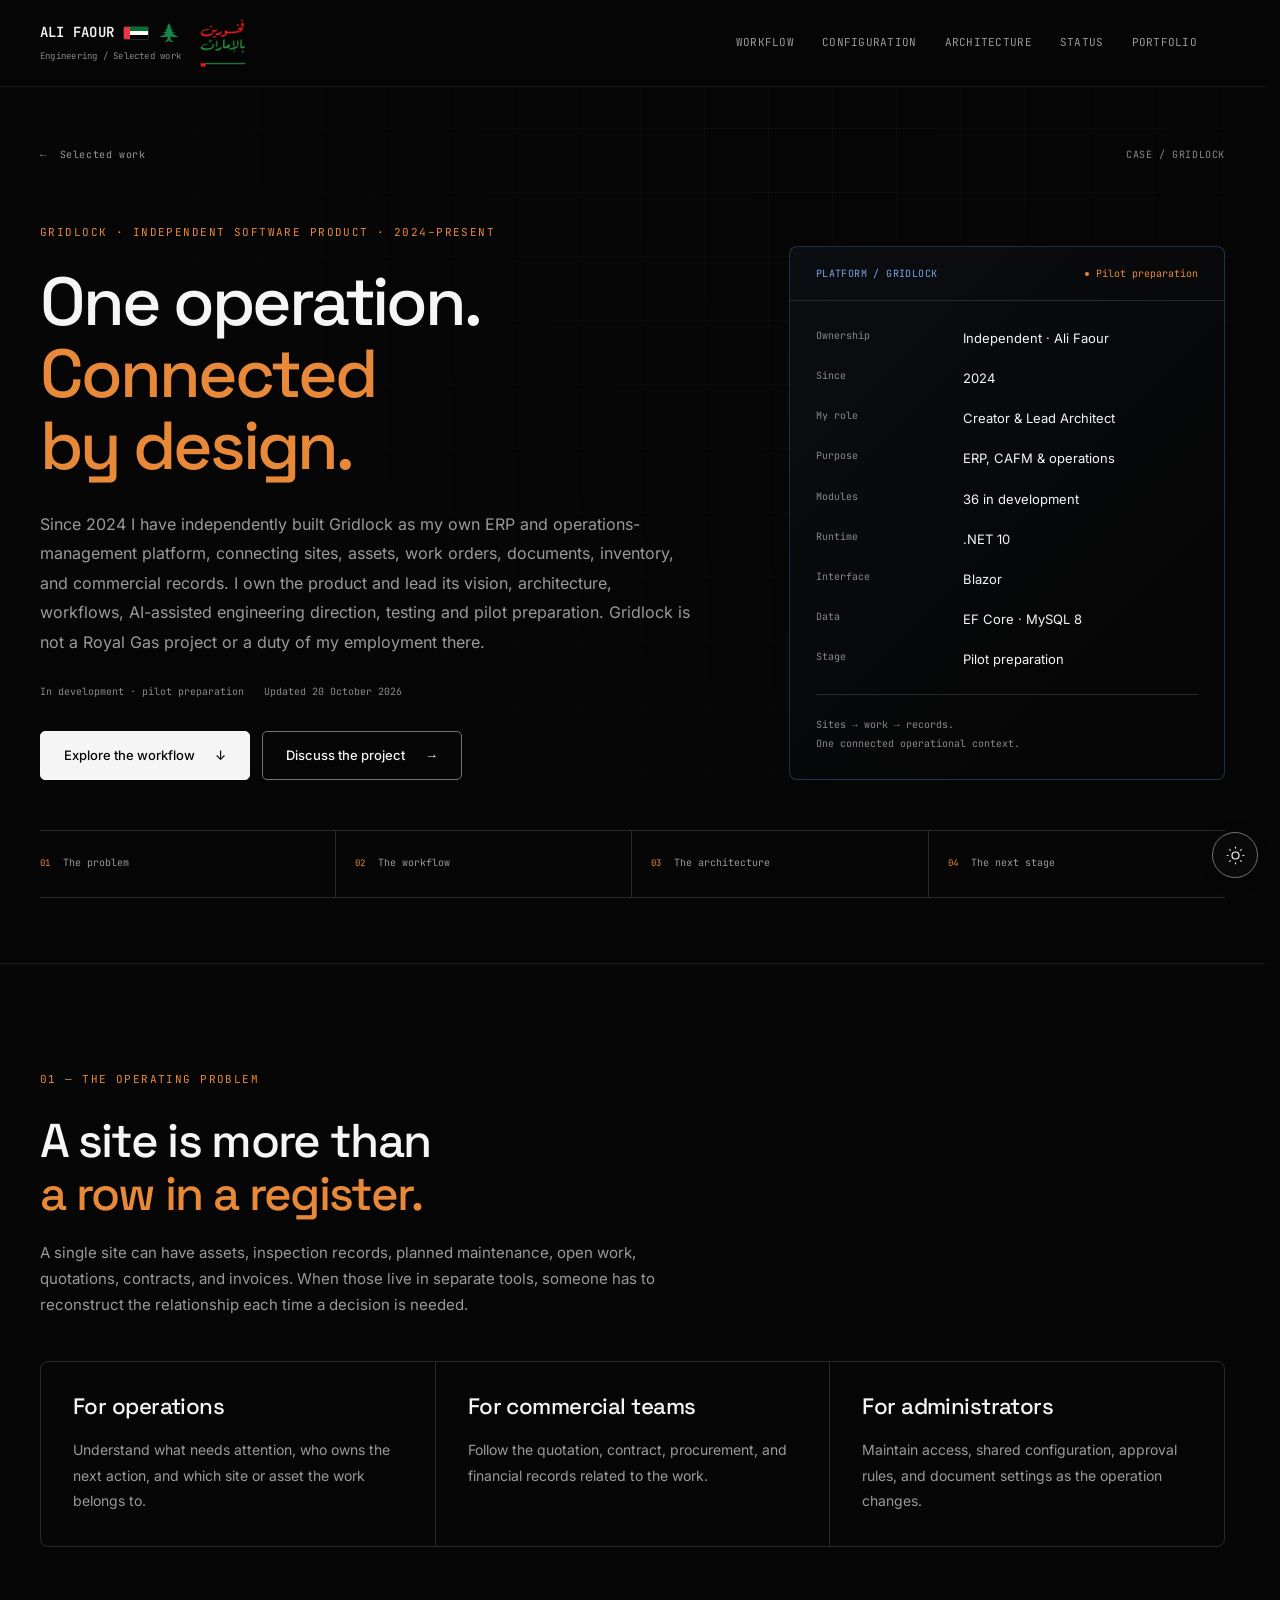
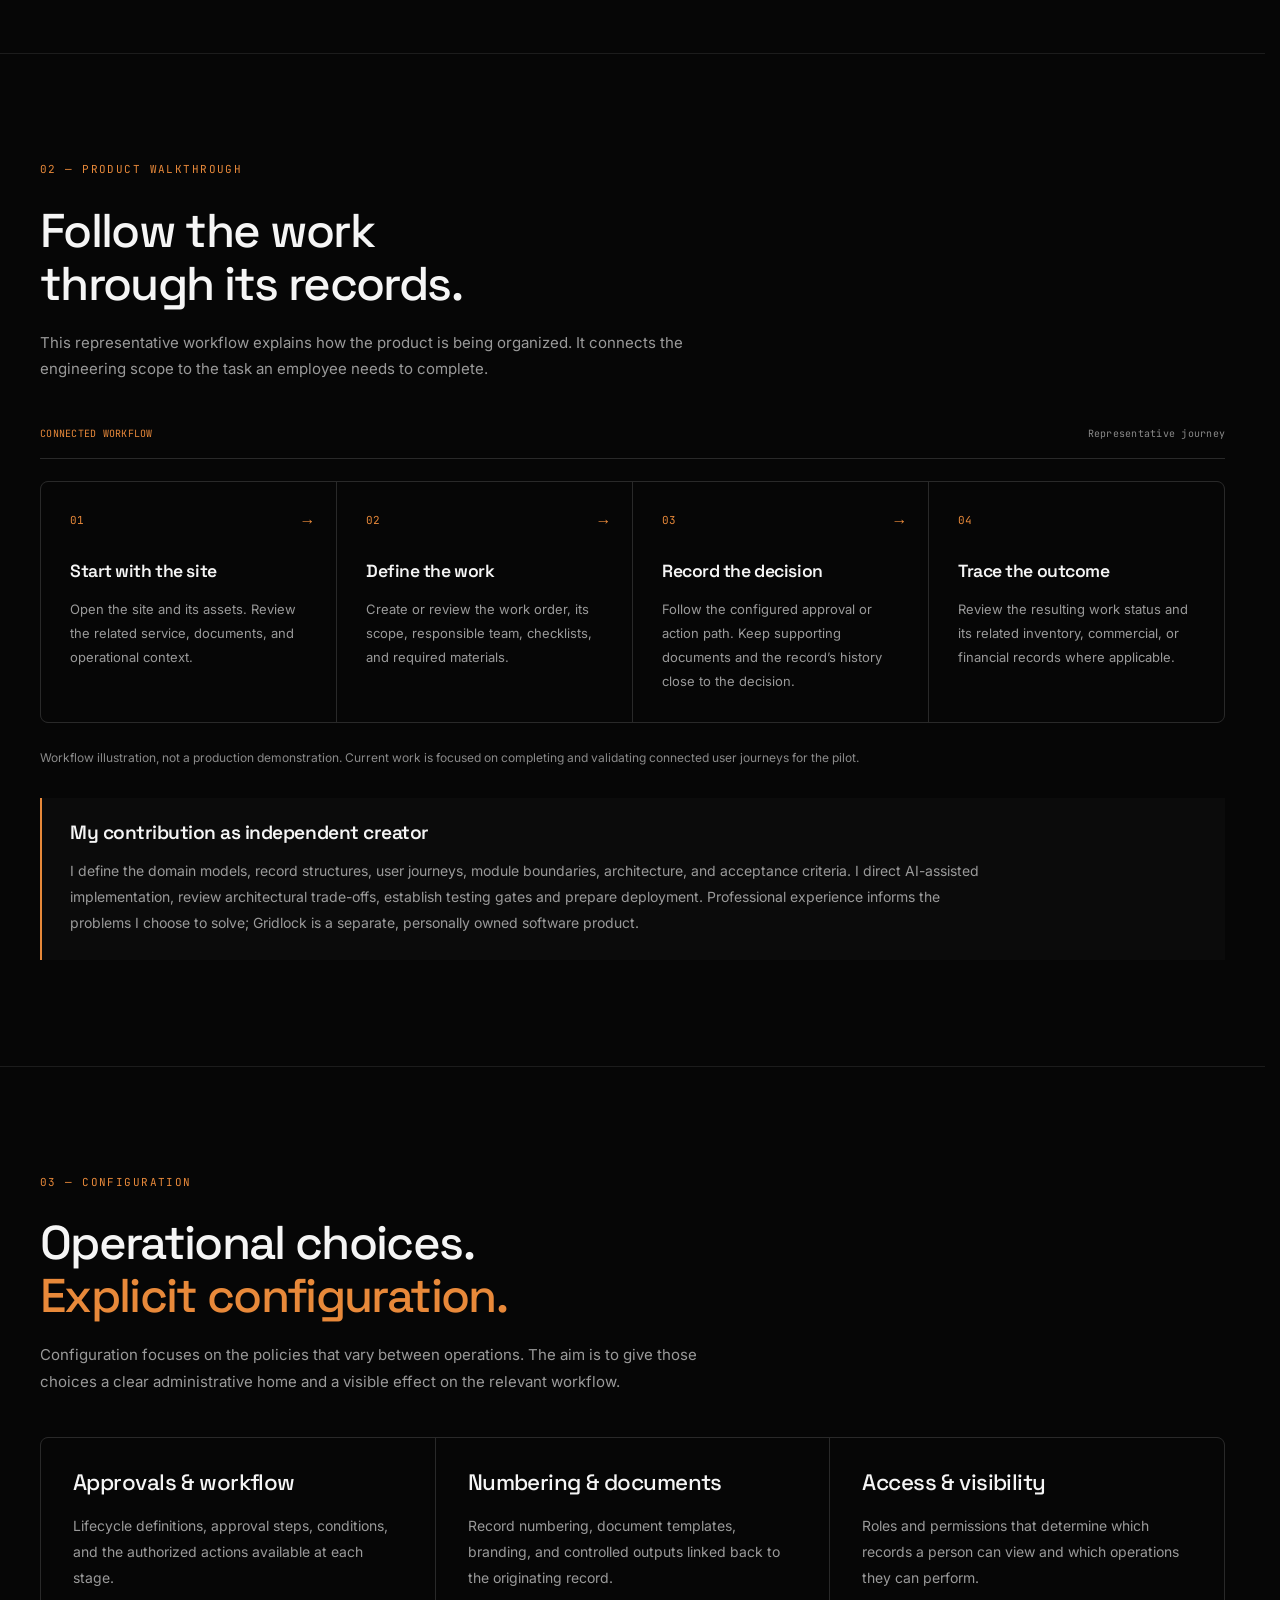
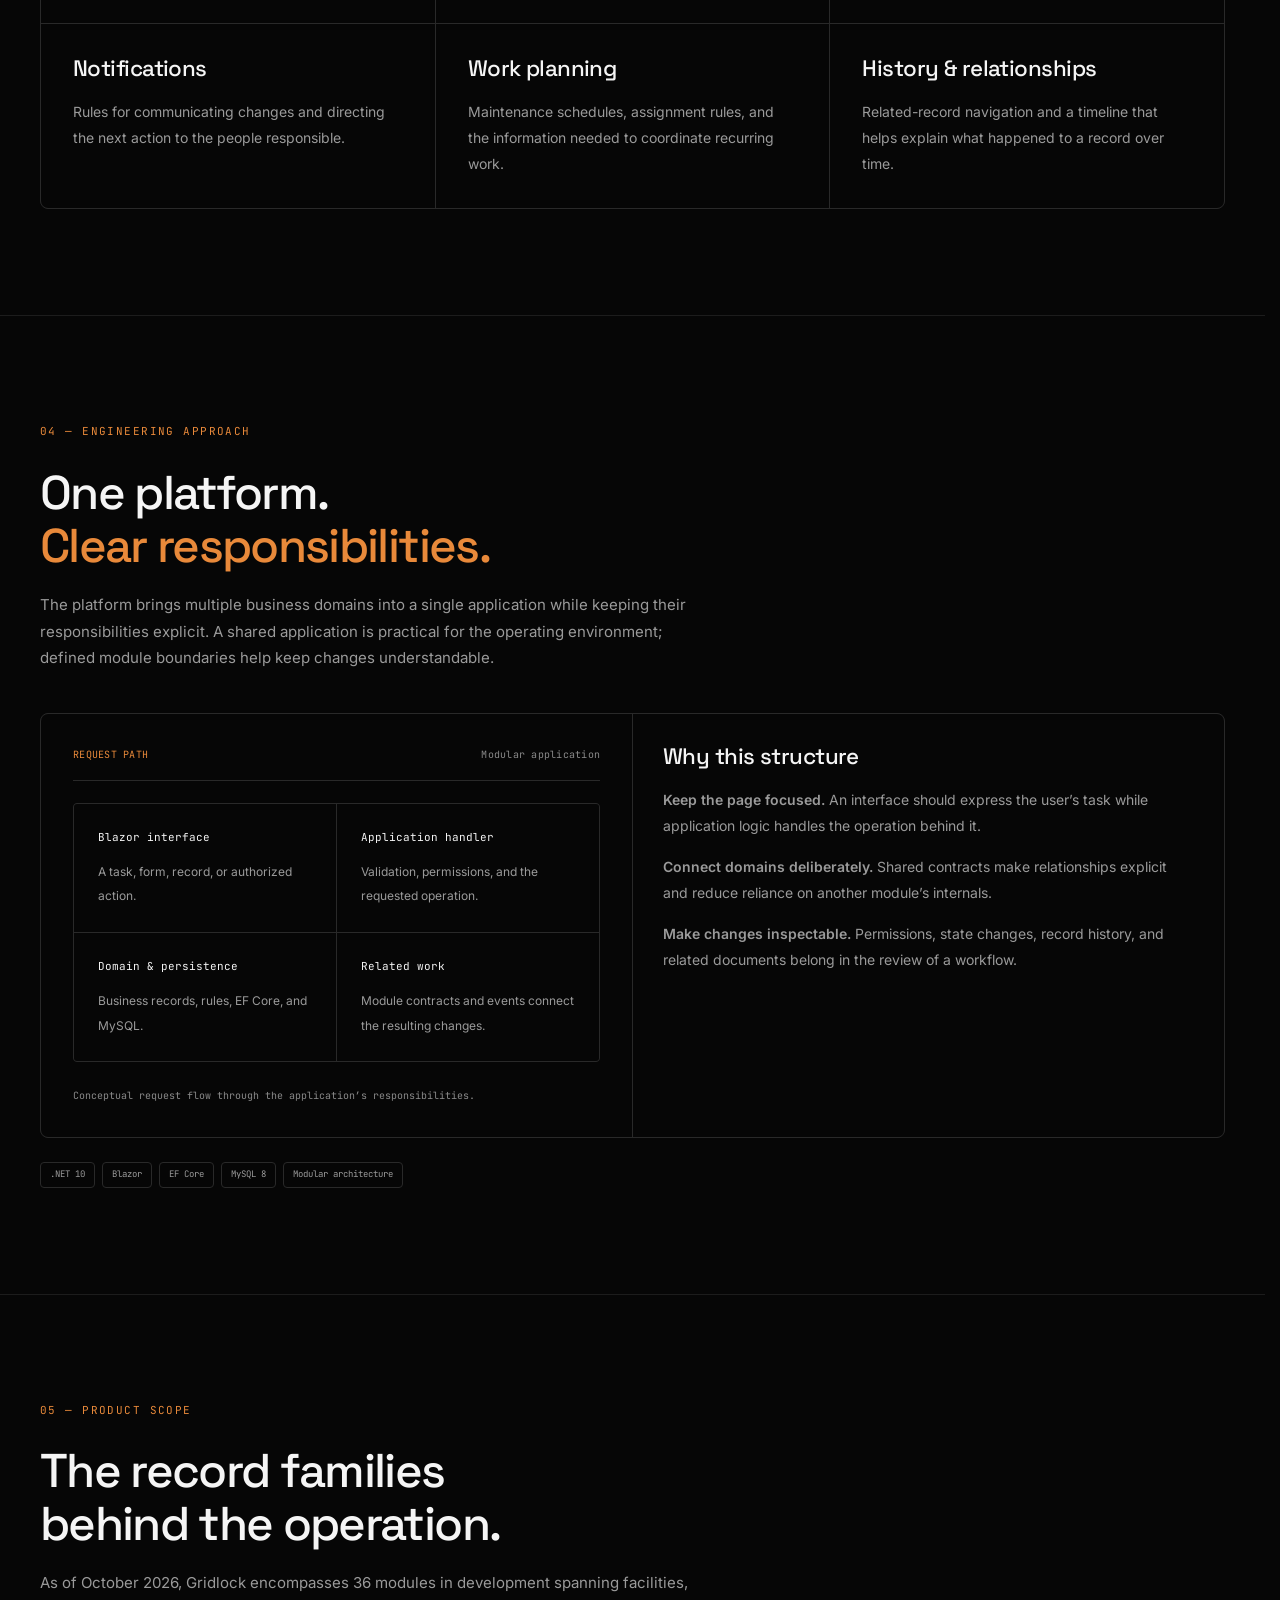
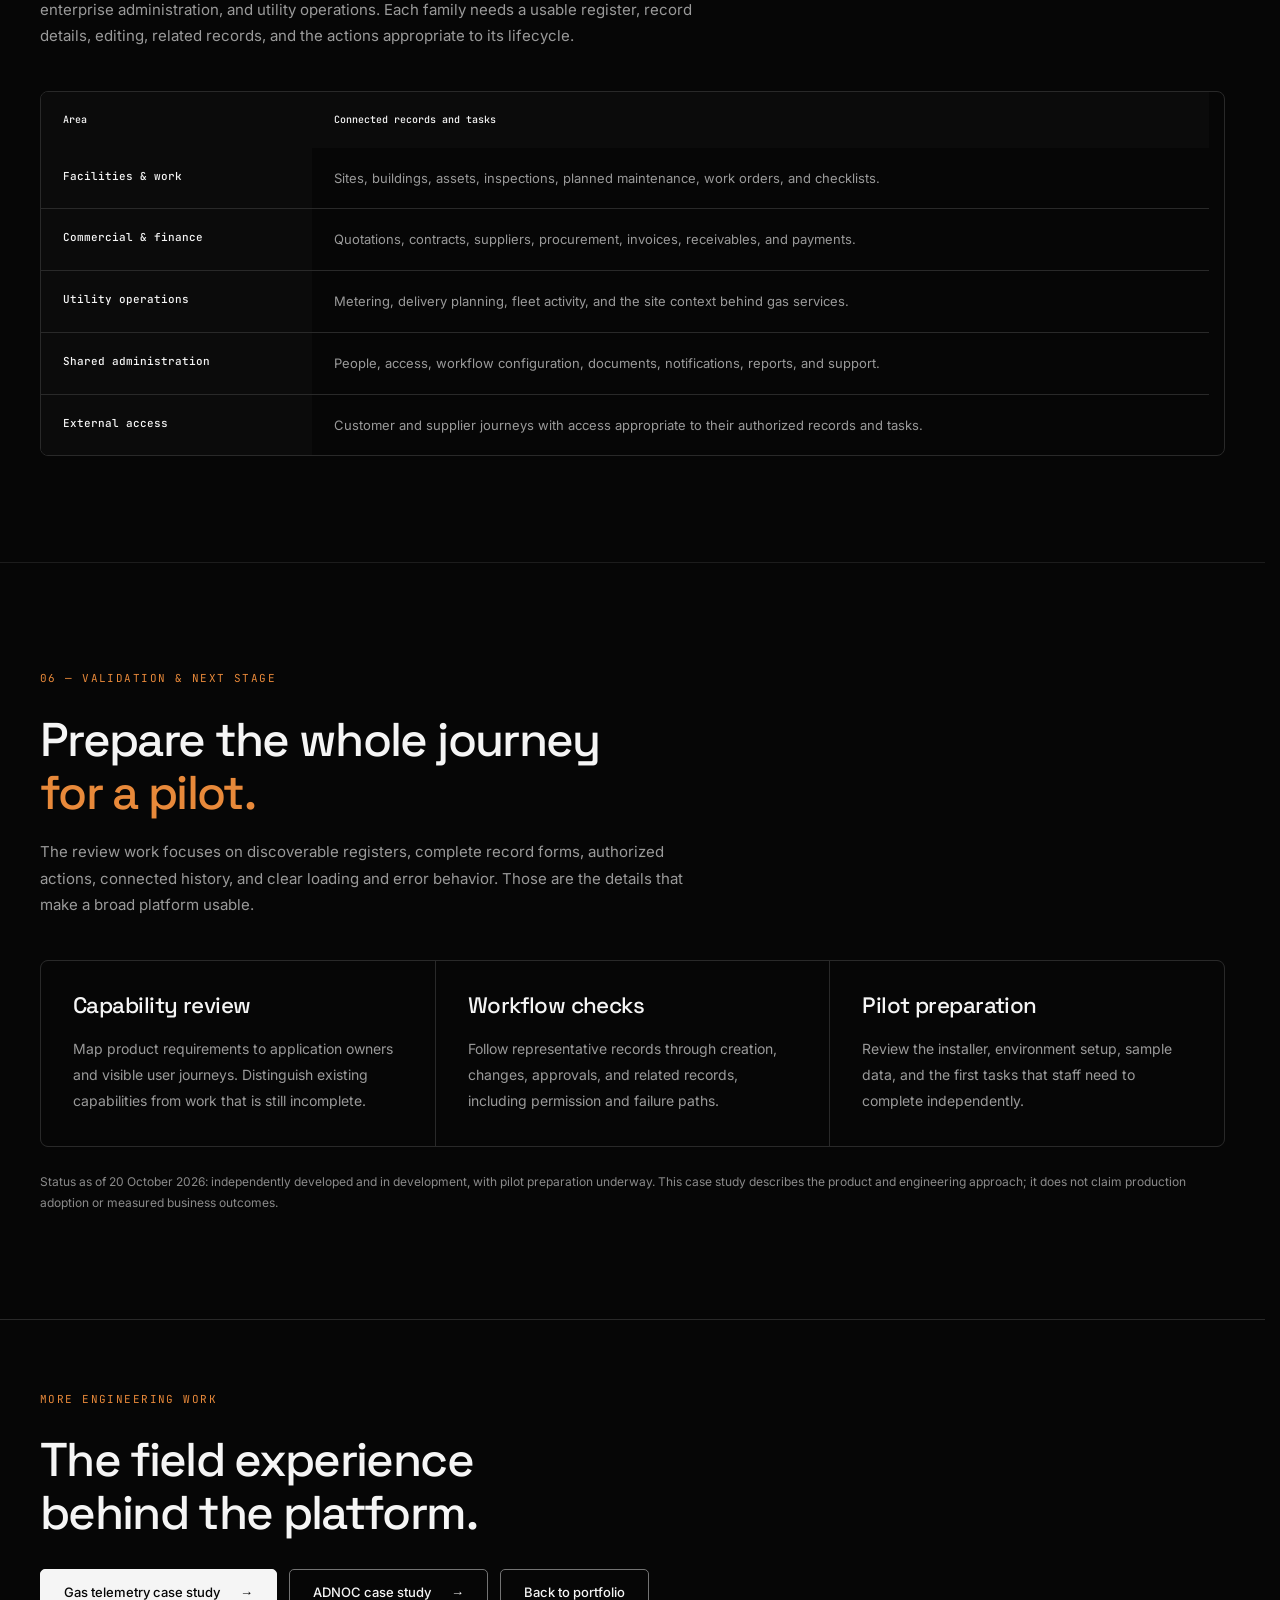
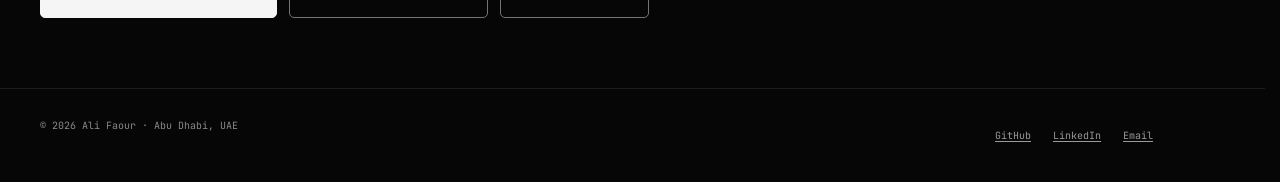
<file: Gridlock Case Study.dc.html>
<!doctype html>
<html lang="en" data-theme="dark">
<head>
  <meta charset="utf-8">
  <meta name="viewport" content="width=device-width, initial-scale=1">
  <title>Page moved — Ali Faour</title>
  <meta name="robots" content="noindex">
  <meta http-equiv="refresh" content="1; url=Gridlock%20Case%20Study.html">
  <link rel="canonical" href="https://cyberfaour.github.io/Portfolio/Gridlock%20Case%20Study.html">
  <link rel="stylesheet" href="assets/styles/portfolio.css">
  <script src="assets/scripts/redirect.js" defer></script>
</head>
<body data-redirect="Gridlock%20Case%20Study.html">
  <main class="redirect-page">
    <h1>This page has moved.</h1>
    <p><a href="Gridlock%20Case%20Study.html">Continue to Gridlock Case Study →</a></p>
  </main>
</body>
</html>
</file>
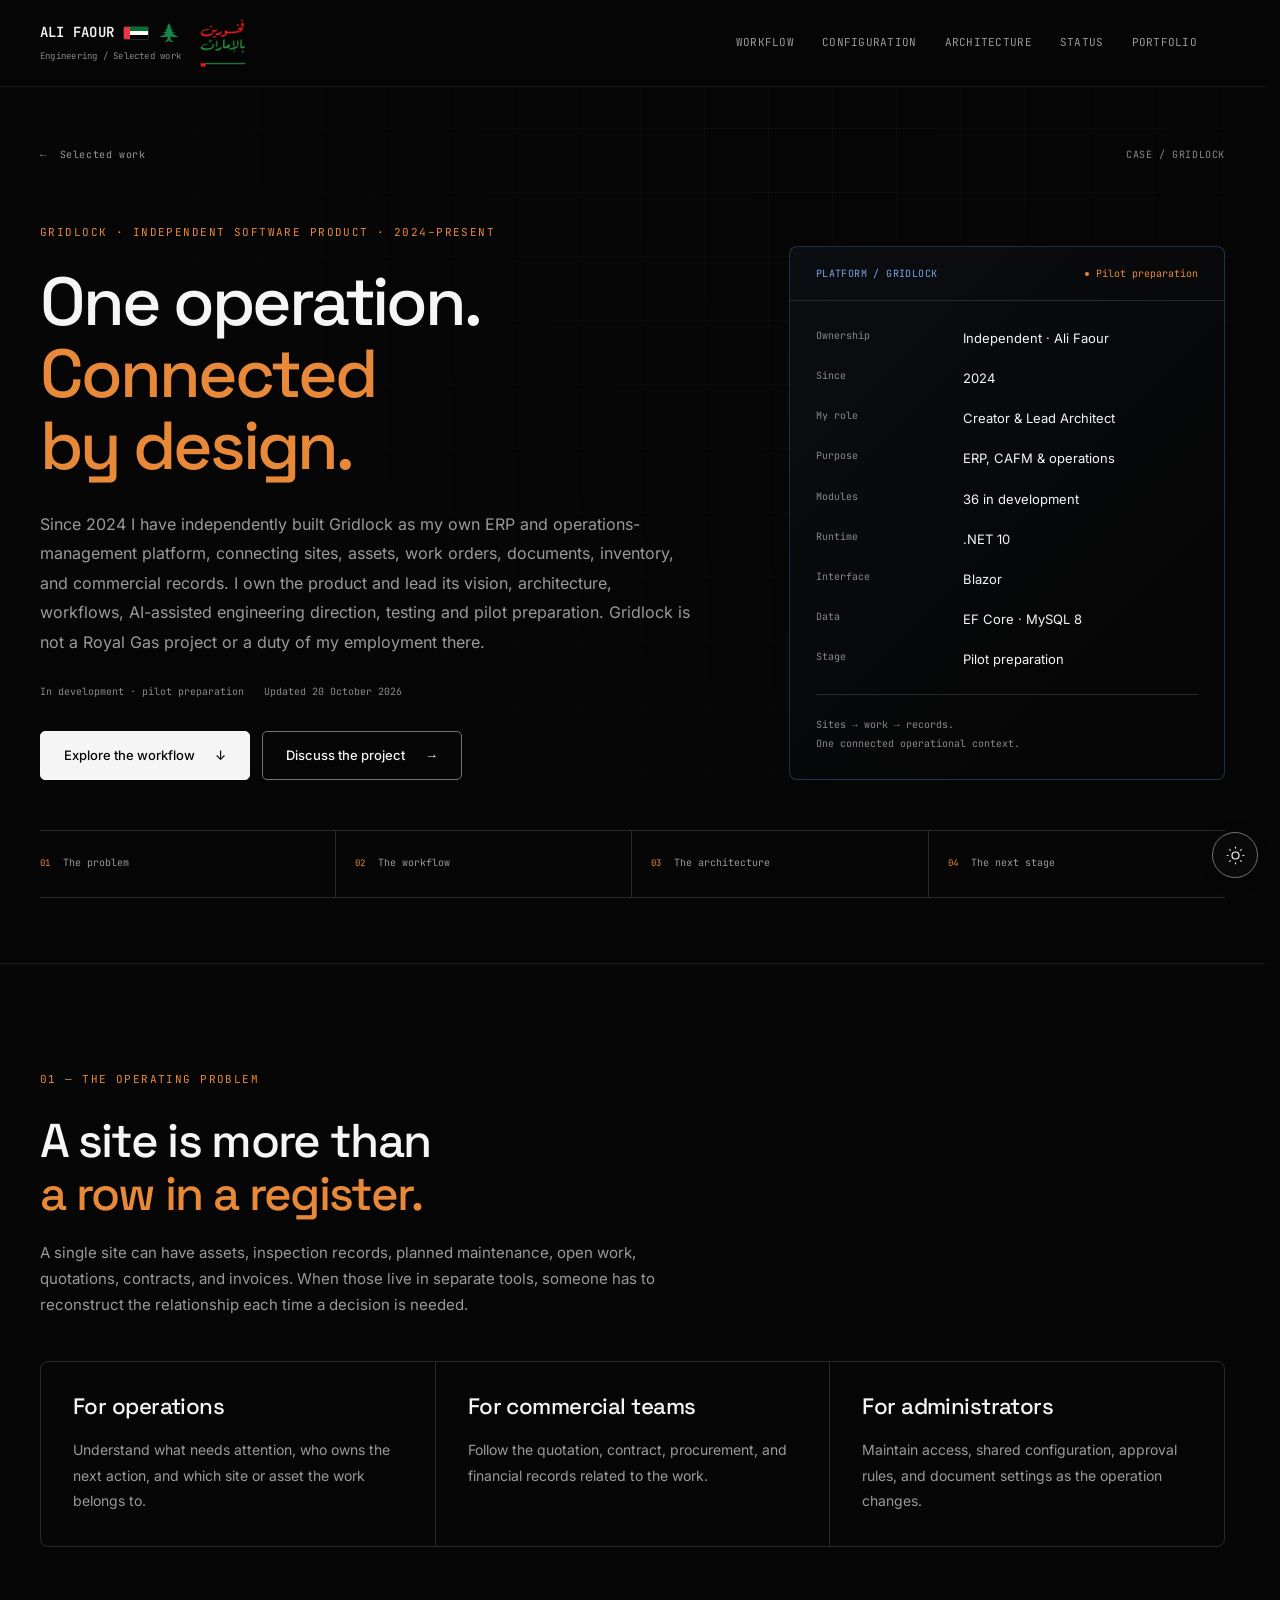
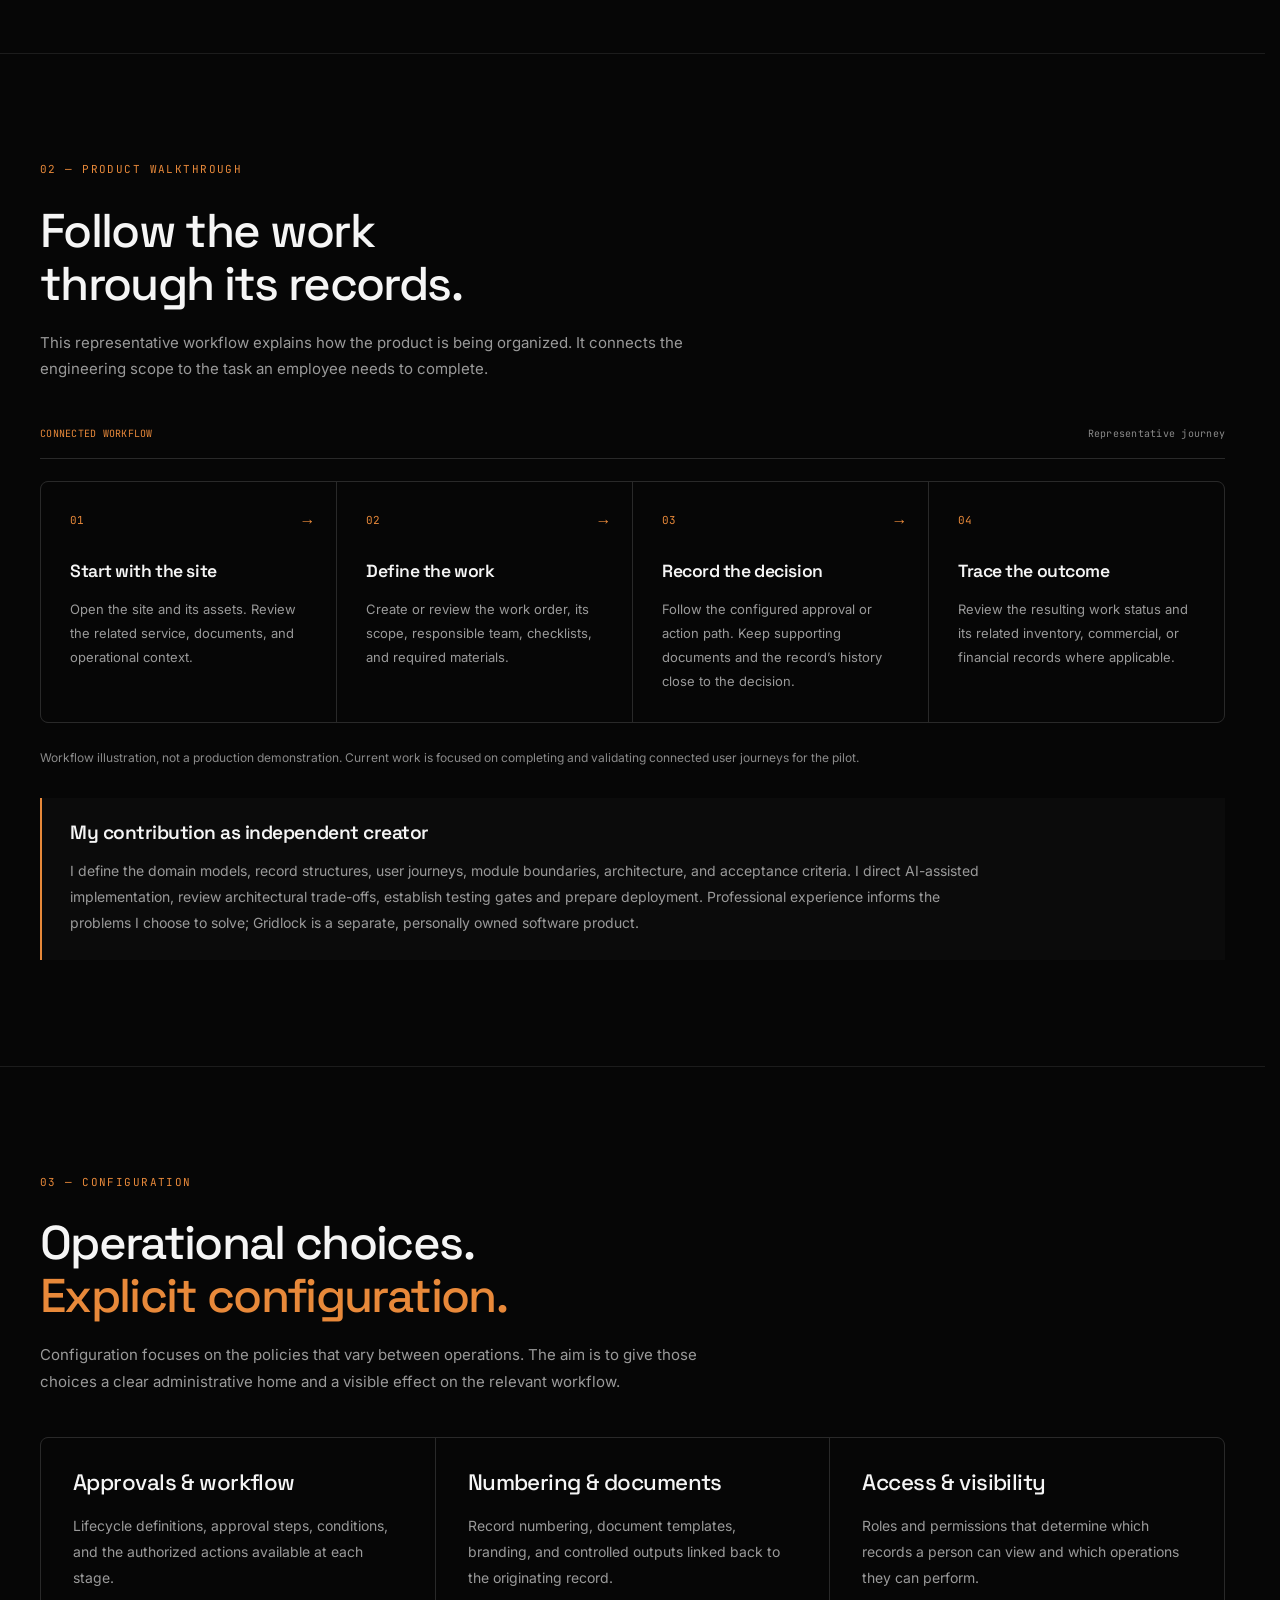
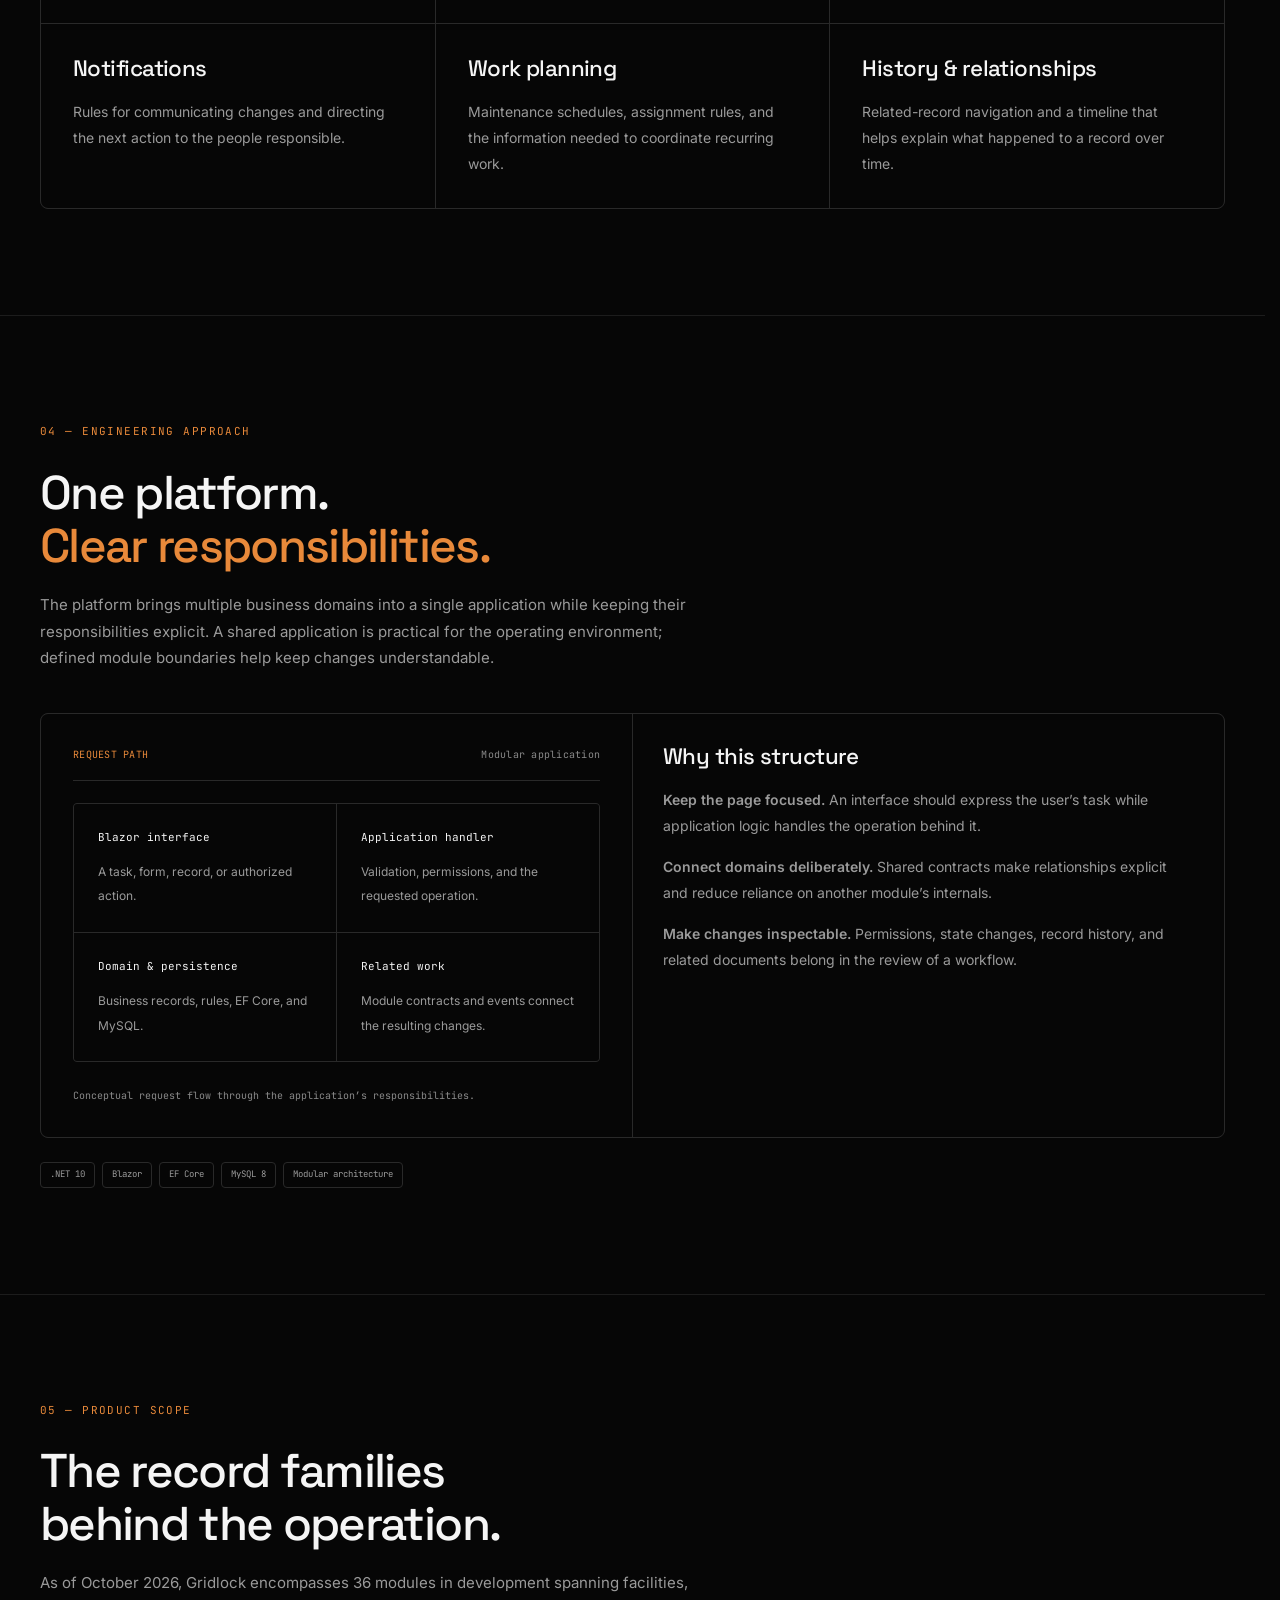
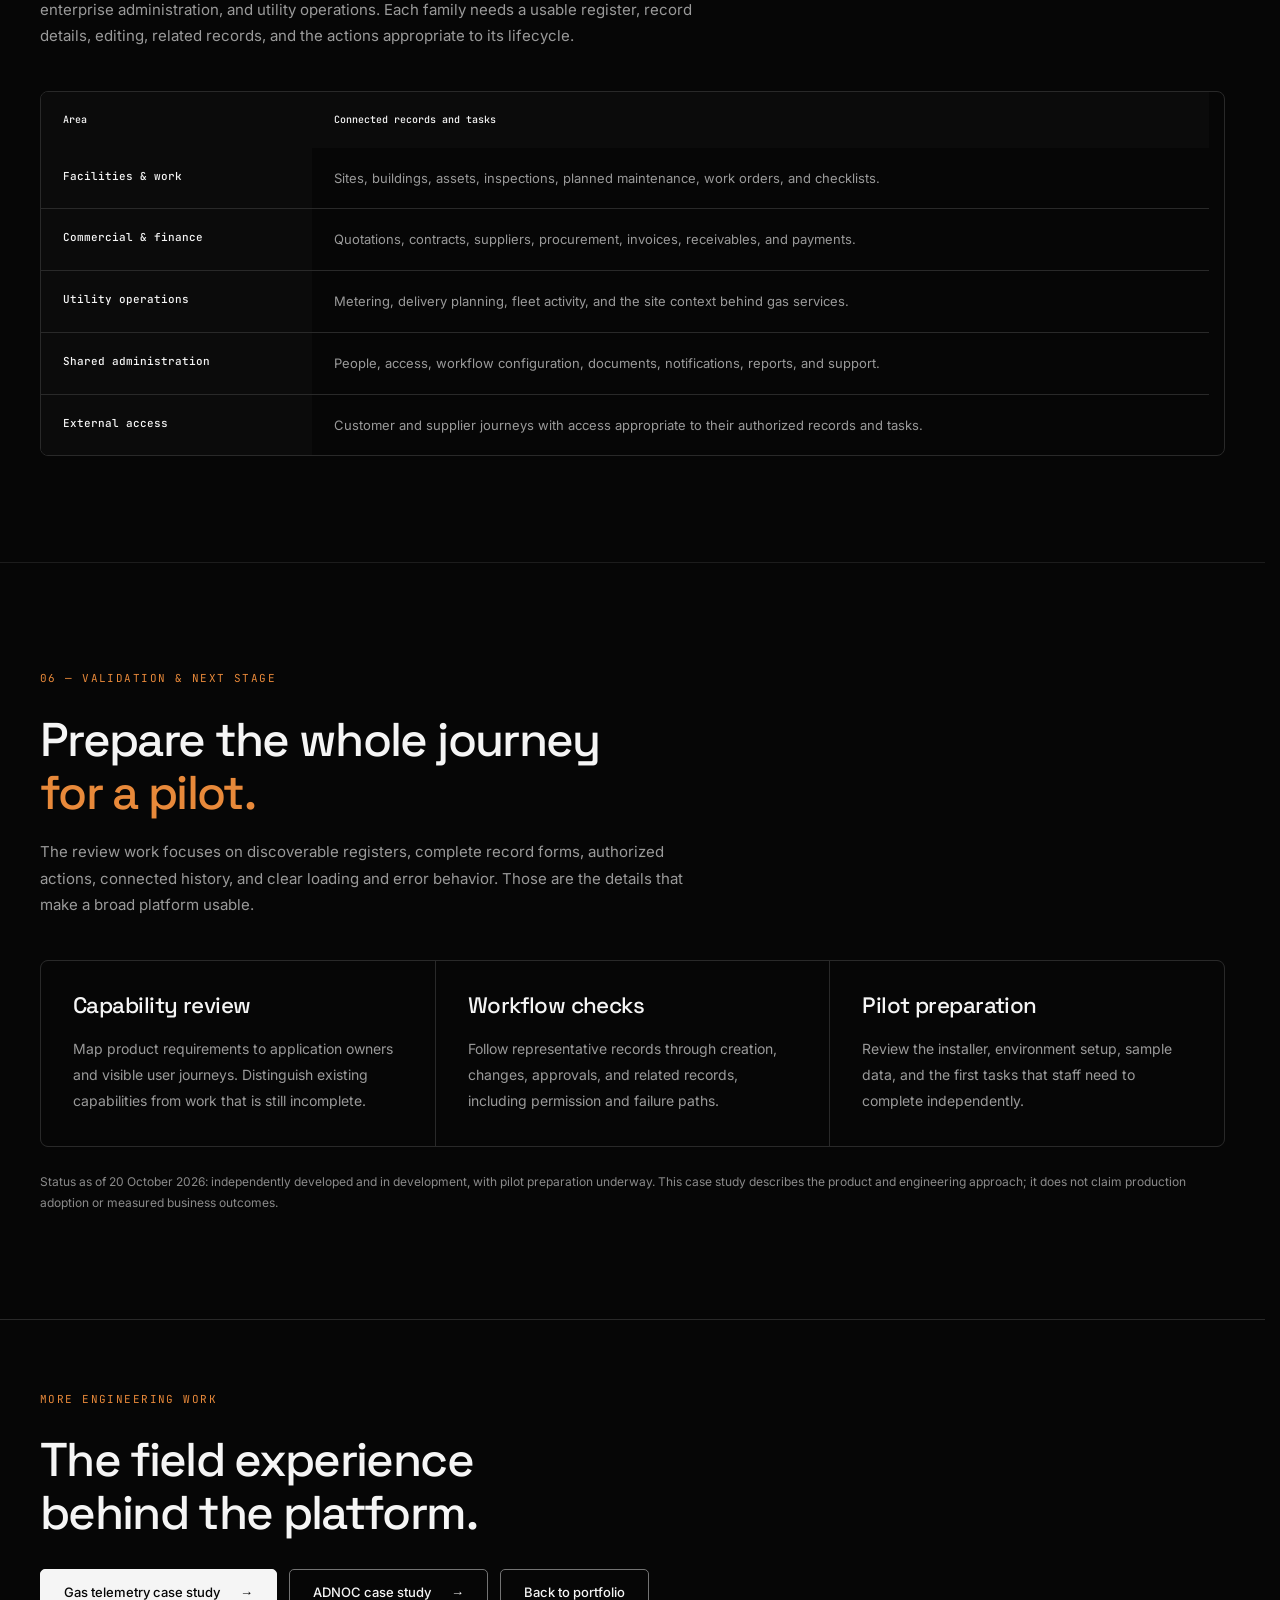
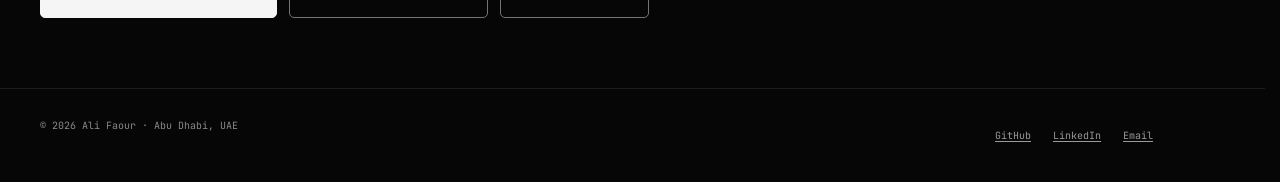
<file: Gridlock Case Study.html>
<!doctype html>
<html lang="en" data-theme="dark">
<head>
  <meta charset="utf-8">
  <meta name="viewport" content="width=device-width, initial-scale=1">
  <title>Gridlock — Independently Owned Software · Ali Faour</title>
  <meta name="description" content="Gridlock is Ali Faour's independently owned ERP and operations platform, developed since 2024 outside his employment at Royal Gas. Platform architecture, workflows and pilot preparation.">
  <meta name="theme-color" content="#060606">
  <link rel="canonical" href="https://cyberfaour.github.io/Portfolio/Gridlock%20Case%20Study.html">
  <meta property="og:type" content="website">
  <meta property="og:title" content="Gridlock — Independently Owned Software · Ali Faour">
  <meta property="og:description" content="Gridlock is Ali Faour's independently owned ERP and operations platform, developed since 2024 outside his employment at Royal Gas. Platform architecture, workflows and pilot preparation.">
  <meta property="og:url" content="https://cyberfaour.github.io/Portfolio/Gridlock%20Case%20Study.html">
  <meta name="twitter:card" content="summary">
  <link rel="icon" href="assets/favicon.svg" type="image/svg+xml">
  <link rel="stylesheet" href="assets/styles/fonts.css">
  <link rel="stylesheet" href="assets/styles/portfolio.css">
  <script src="assets/scripts/portfolio.js" defer></script>
</head>
<body class="case-page" data-case="gridlock">
  <a class="skip-link" href="#main">Skip to content</a>
  <header class="site-header">
    <div class="container header-inner">
      <a class="brand" href="index.html"><span class="brand-copy"><strong class="brand-name">ALI FAOUR <img class="brand-flag" src="assets/images/uae-flag.svg" alt="United Arab Emirates" width="24" height="12"><img class="brand-cedar" src="assets/images/lebanese-cedar.svg" alt="Lebanon cedar" width="22" height="22"></strong><small>Engineering / Selected work</small></span><img class="brand-emblem" src="assets/images/proud-of-uae.svg" alt="فخورين بالإمارات — Proud of the Emirates" width="52" height="52"></a>
      <nav class="site-nav" id="primary-navigation" aria-label="Main navigation">
        <a href="#workflow">Workflow</a>
        <a href="#engines">Configuration</a>
        <a href="#architecture">Architecture</a>
        <a href="#discipline">Status</a>
        <a href="index.html#projects">Portfolio</a>
      </nav>
      <div class="header-actions">
        <button class="theme-toggle" type="button" data-theme-toggle hidden aria-label="Switch to light theme"><span data-theme-label>Light theme</span></button>
        <button class="menu-toggle" type="button" data-menu-toggle hidden aria-controls="primary-navigation" aria-expanded="false">Menu</button>
      </div>
    </div>
  </header>
  <main id="main" tabindex="-1">
    <section class="case-hero" id="top" aria-labelledby="case-title">
      <div class="container">
        <div class="case-index"><a href="index.html#projects"><span aria-hidden="true">←</span> Selected work</a><span>CASE / GRIDLOCK</span></div>
        <div class="case-intro">
        <div>
          <p class="eyebrow">Gridlock · Independent software product · 2024–present</p>
          <h1 id="case-title">One operation.<br><span class="case-emphasis">Connected<br>by design.</span></h1>
          <p class="lede">Since 2024 I have independently built Gridlock as my own ERP and operations-management platform, connecting sites, assets, work orders, documents, inventory, and commercial records. I own the product and lead its vision, architecture, workflows, AI-assisted engineering direction, testing and pilot preparation. Gridlock is not a Royal Gas project or a duty of my employment there.</p>
          <p class="case-meta"><span>In development · pilot preparation</span><span>Updated 20 October 2026</span></p>
          <div class="button-row"><a class="button button-primary" href="#workflow">Explore the workflow <span aria-hidden="true">↓</span></a><a class="button" href="index.html#contact">Discuss the project <span aria-hidden="true">→</span></a></div>
        </div>
        <aside class="case-summary" aria-label="Gridlock project summary">
          <div class="console-heading"><span>PLATFORM / GRIDLOCK</span><span class="console-status">Pilot preparation</span></div>
          <dl><dt>Ownership</dt><dd>Independent · Ali Faour</dd><dt>Since</dt><dd>2024</dd><dt>My role</dt><dd>Creator &amp; Lead Architect</dd><dt>Purpose</dt><dd>ERP, CAFM &amp; operations</dd><dt>Modules</dt><dd>36 in development</dd><dt>Runtime</dt><dd>.NET 10</dd><dt>Interface</dt><dd>Blazor</dd><dt>Data</dt><dd>EF Core · MySQL 8</dd><dt>Stage</dt><dd>Pilot preparation</dd></dl>
          <p class="diagram-note">Sites → work → records.<br>One connected operational context.</p>
        </aside>
        </div>
        <nav class="case-section-map" aria-label="Explore the Gridlock case study"><a href="#thesis">The problem</a><a href="#workflow">The workflow</a><a href="#architecture">The architecture</a><a href="#discipline">The next stage</a></nav>
      </div>
    </section>

    <section class="section" id="thesis" aria-labelledby="problem-heading">
      <div class="container">
        <div class="section-heading"><p class="section-label">01 — The operating problem</p><h2 id="problem-heading">A site is more than<br><span class="case-emphasis">a row in a register.</span></h2><p>A single site can have assets, inspection records, planned maintenance, open work, quotations, contracts, and invoices. When those live in separate tools, someone has to reconstruct the relationship each time a decision is needed.</p></div>
        <div class="grid-3">
          <article class="panel"><h3>For operations</h3><p>Understand what needs attention, who owns the next action, and which site or asset the work belongs to.</p></article>
          <article class="panel"><h3>For commercial teams</h3><p>Follow the quotation, contract, procurement, and financial records related to the work.</p></article>
          <article class="panel"><h3>For administrators</h3><p>Maintain access, shared configuration, approval rules, and document settings as the operation changes.</p></article>
        </div>
      </div>
    </section>

    <section class="section" id="workflow" aria-labelledby="workflow-heading">
      <div class="container">
        <div class="section-heading"><p class="section-label">02 — Product walkthrough</p><h2 id="workflow-heading">Follow the work<br>through its records.</h2><p>This representative workflow explains how the product is being organized. It connects the engineering scope to the task an employee needs to complete.</p></div>
        <div class="diagram-header"><span>CONNECTED WORKFLOW</span><span>Representative journey</span></div>
        <ol class="workflow-list">
          <li><h3>Start with the site</h3><p>Open the site and its assets. Review the related service, documents, and operational context.</p></li>
          <li><h3>Define the work</h3><p>Create or review the work order, its scope, responsible team, checklists, and required materials.</p></li>
          <li><h3>Record the decision</h3><p>Follow the configured approval or action path. Keep supporting documents and the record’s history close to the decision.</p></li>
          <li><h3>Trace the outcome</h3><p>Review the resulting work status and its related inventory, commercial, or financial records where applicable.</p></li>
        </ol>
        <p class="source-note">Workflow illustration, not a production demonstration. Current work is focused on completing and validating connected user journeys for the pilot.</p>
        <div class="callout"><h3>My contribution as independent creator</h3><p>I define the domain models, record structures, user journeys, module boundaries, architecture, and acceptance criteria. I direct AI-assisted implementation, review architectural trade-offs, establish testing gates and prepare deployment. Professional experience informs the problems I choose to solve; Gridlock is a separate, personally owned software product.</p></div>
      </div>
    </section>

    <section class="section" id="engines" aria-labelledby="configuration-heading">
      <div class="container">
        <div class="section-heading"><p class="section-label">03 — Configuration</p><h2 id="configuration-heading">Operational choices.<br><span class="case-emphasis">Explicit configuration.</span></h2><p>Configuration focuses on the policies that vary between operations. The aim is to give those choices a clear administrative home and a visible effect on the relevant workflow.</p></div>
        <div class="grid-3">
          <article class="panel"><h3>Approvals &amp; workflow</h3><p>Lifecycle definitions, approval steps, conditions, and the authorized actions available at each stage.</p></article>
          <article class="panel"><h3>Numbering &amp; documents</h3><p>Record numbering, document templates, branding, and controlled outputs linked back to the originating record.</p></article>
          <article class="panel"><h3>Access &amp; visibility</h3><p>Roles and permissions that determine which records a person can view and which operations they can perform.</p></article>
          <article class="panel"><h3>Notifications</h3><p>Rules for communicating changes and directing the next action to the people responsible.</p></article>
          <article class="panel"><h3>Work planning</h3><p>Maintenance schedules, assignment rules, and the information needed to coordinate recurring work.</p></article>
          <article class="panel"><h3>History &amp; relationships</h3><p>Related-record navigation and a timeline that helps explain what happened to a record over time.</p></article>
        </div>
      </div>
    </section>

    <section class="section" id="architecture" aria-labelledby="architecture-heading">
      <div class="container">
        <div class="section-heading"><p class="section-label">04 — Engineering approach</p><h2 id="architecture-heading">One platform.<br><span class="case-emphasis">Clear responsibilities.</span></h2><p>The platform brings multiple business domains into a single application while keeping their responsibilities explicit. A shared application is practical for the operating environment; defined module boundaries help keep changes understandable.</p></div>
        <div class="grid-2">
          <figure class="panel"><div class="diagram-header"><span>REQUEST PATH</span><span>Modular application</span></div><ol class="architecture-flow"><li><strong>Blazor interface</strong><span>A task, form, record, or authorized action.</span></li><li><strong>Application handler</strong><span>Validation, permissions, and the requested operation.</span></li><li><strong>Domain &amp; persistence</strong><span>Business records, rules, EF Core, and MySQL.</span></li><li><strong>Related work</strong><span>Module contracts and events connect the resulting changes.</span></li></ol><figcaption class="diagram-note">Conceptual request flow through the application’s responsibilities.</figcaption></figure>
          <div class="panel"><h3>Why this structure</h3><p><strong>Keep the page focused.</strong> An interface should express the user’s task while application logic handles the operation behind it.</p><p><strong>Connect domains deliberately.</strong> Shared contracts make relationships explicit and reduce reliance on another module’s internals.</p><p><strong>Make changes inspectable.</strong> Permissions, state changes, record history, and related documents belong in the review of a workflow.</p></div>
        </div>
        <ul class="tag-list" aria-label="Current platform stack" style="margin-top:24px"><li class="tag">.NET 10</li><li class="tag">Blazor</li><li class="tag">EF Core</li><li class="tag">MySQL 8</li><li class="tag">Modular architecture</li></ul>
      </div>
    </section>

    <section class="section" id="breadth" aria-labelledby="scope-heading">
      <div class="container">
        <div class="section-heading"><p class="section-label">05 — Product scope</p><h2 id="scope-heading">The record families<br>behind the operation.</h2><p>As of October 2026, Gridlock encompasses 36 modules in development spanning facilities, enterprise administration, and utility operations. Each family needs a usable register, record details, editing, related records, and the actions appropriate to its lifecycle.</p></div>
        <div class="table-scroll" role="region" aria-label="Gridlock product scope" tabindex="0"><table class="comparison-table"><thead><tr><th scope="col">Area</th><th scope="col">Connected records and tasks</th></tr></thead><tbody><tr><th scope="row">Facilities &amp; work</th><td>Sites, buildings, assets, inspections, planned maintenance, work orders, and checklists.</td></tr><tr><th scope="row">Commercial &amp; finance</th><td>Quotations, contracts, suppliers, procurement, invoices, receivables, and payments.</td></tr><tr><th scope="row">Utility operations</th><td>Metering, delivery planning, fleet activity, and the site context behind gas services.</td></tr><tr><th scope="row">Shared administration</th><td>People, access, workflow configuration, documents, notifications, reports, and support.</td></tr><tr><th scope="row">External access</th><td>Customer and supplier journeys with access appropriate to their authorized records and tasks.</td></tr></tbody></table></div>
      </div>
    </section>

    <section class="section" id="discipline" aria-labelledby="discipline-heading">
      <div class="container">
        <div class="section-heading"><p class="section-label">06 — Validation &amp; next stage</p><h2 id="discipline-heading">Prepare the whole journey<br><span class="case-emphasis">for a pilot.</span></h2><p>The review work focuses on discoverable registers, complete record forms, authorized actions, connected history, and clear loading and error behavior. Those are the details that make a broad platform usable.</p></div>
        <div class="grid-3"><article class="panel"><h3>Capability review</h3><p>Map product requirements to application owners and visible user journeys. Distinguish existing capabilities from work that is still incomplete.</p></article><article class="panel"><h3>Workflow checks</h3><p>Follow representative records through creation, changes, approvals, and related records, including permission and failure paths.</p></article><article class="panel"><h3>Pilot preparation</h3><p>Review the installer, environment setup, sample data, and the first tasks that staff need to complete independently.</p></article></div>
        <p class="source-note">Status as of 20 October 2026: independently developed and in development, with pilot preparation underway. This case study describes the product and engineering approach; it does not claim production adoption or measured business outcomes.</p>
      </div>
    </section>

    <section class="case-footer" aria-labelledby="next-heading"><div class="container"><p class="section-label">More engineering work</p><h2 id="next-heading">The field experience behind the platform.</h2><div class="button-row"><a class="button button-primary" href="Telemetry%20Case%20Study.html">Gas telemetry case study <span aria-hidden="true">→</span></a><a class="button" href="ADNOC%20Case%20Study.html">ADNOC case study <span aria-hidden="true">→</span></a><a class="button" href="index.html#projects">Back to portfolio</a></div></div></section>
  </main>
  <footer class="site-footer">
    <div class="container footer-inner">
      <p>© 2026 Ali Faour · Abu Dhabi, UAE</p>
      <div><a href="https://github.com/Cyberfaour">GitHub</a><a href="https://www.linkedin.com/in/alibrahimfaour/">LinkedIn</a><a href="mailto:ali.i.faour@outlook.com">Email</a></div>
    </div>
  </footer>
</body>
</html>
</file>
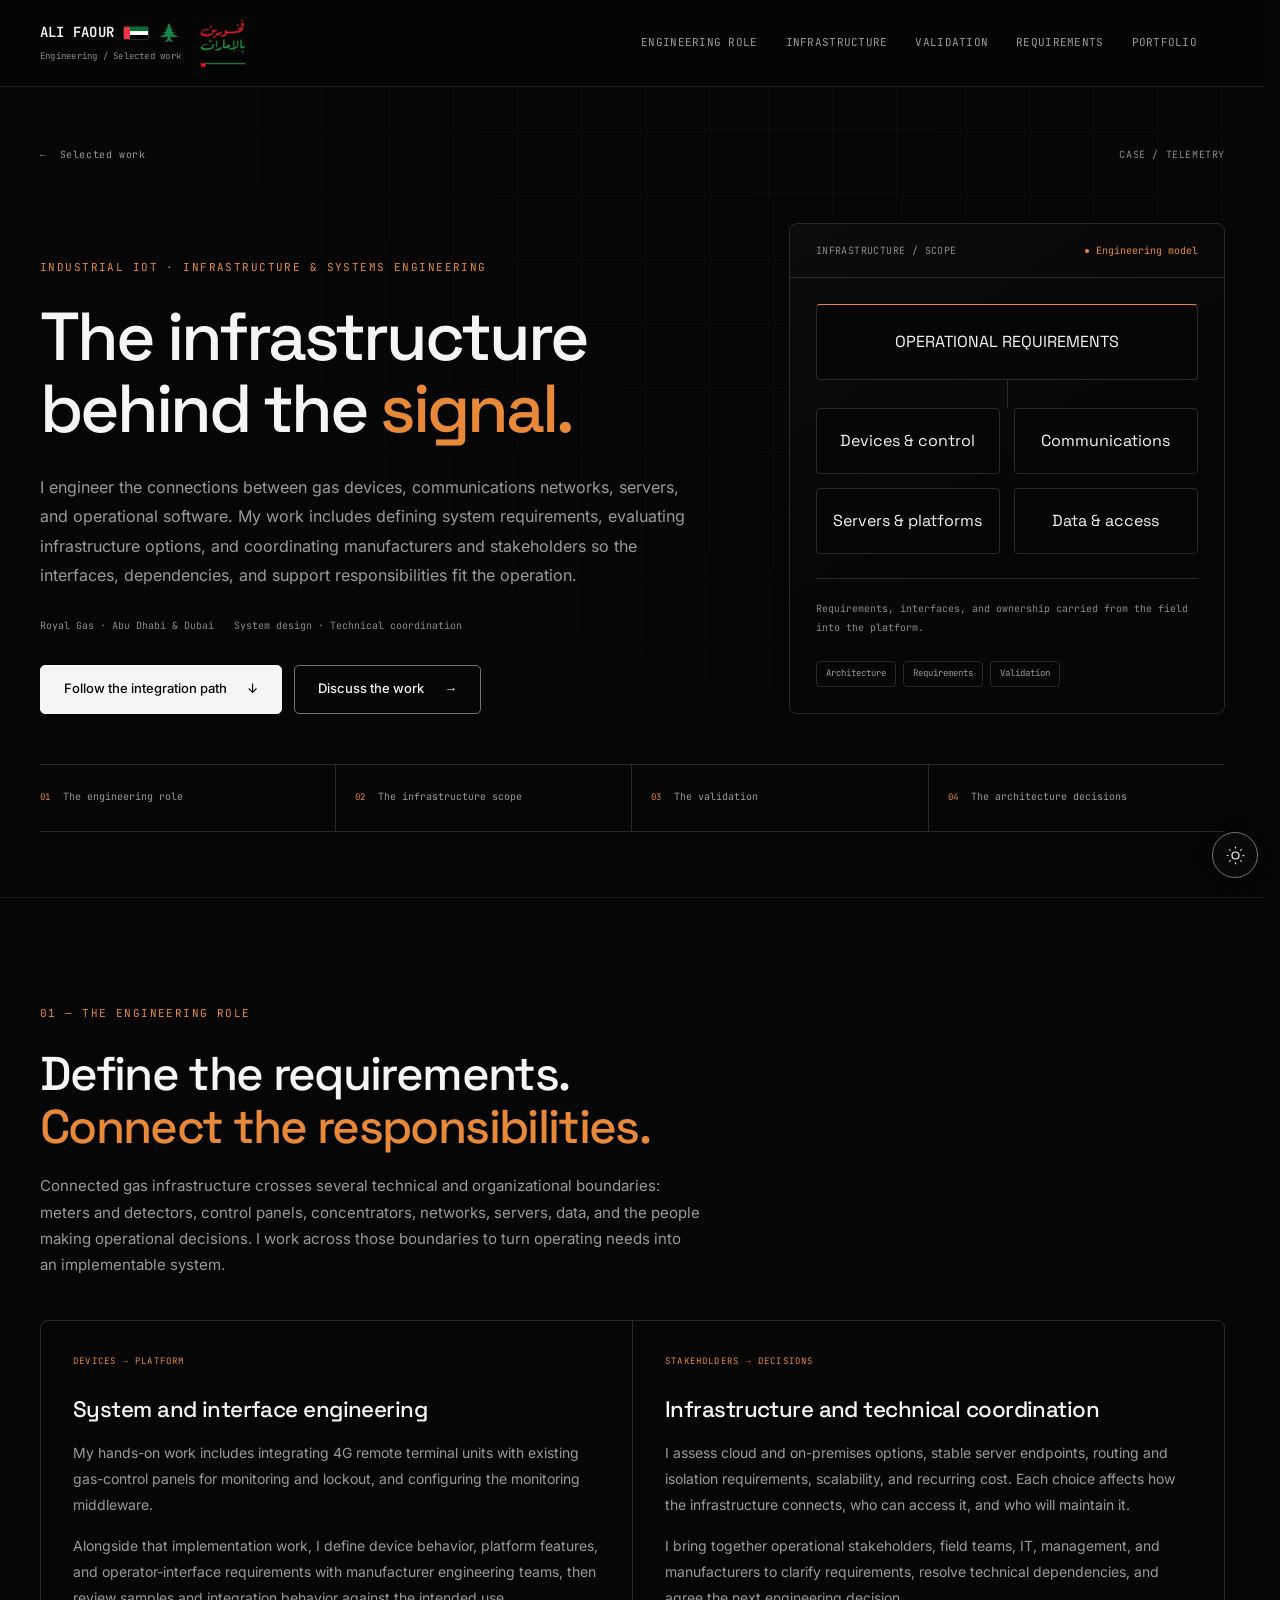
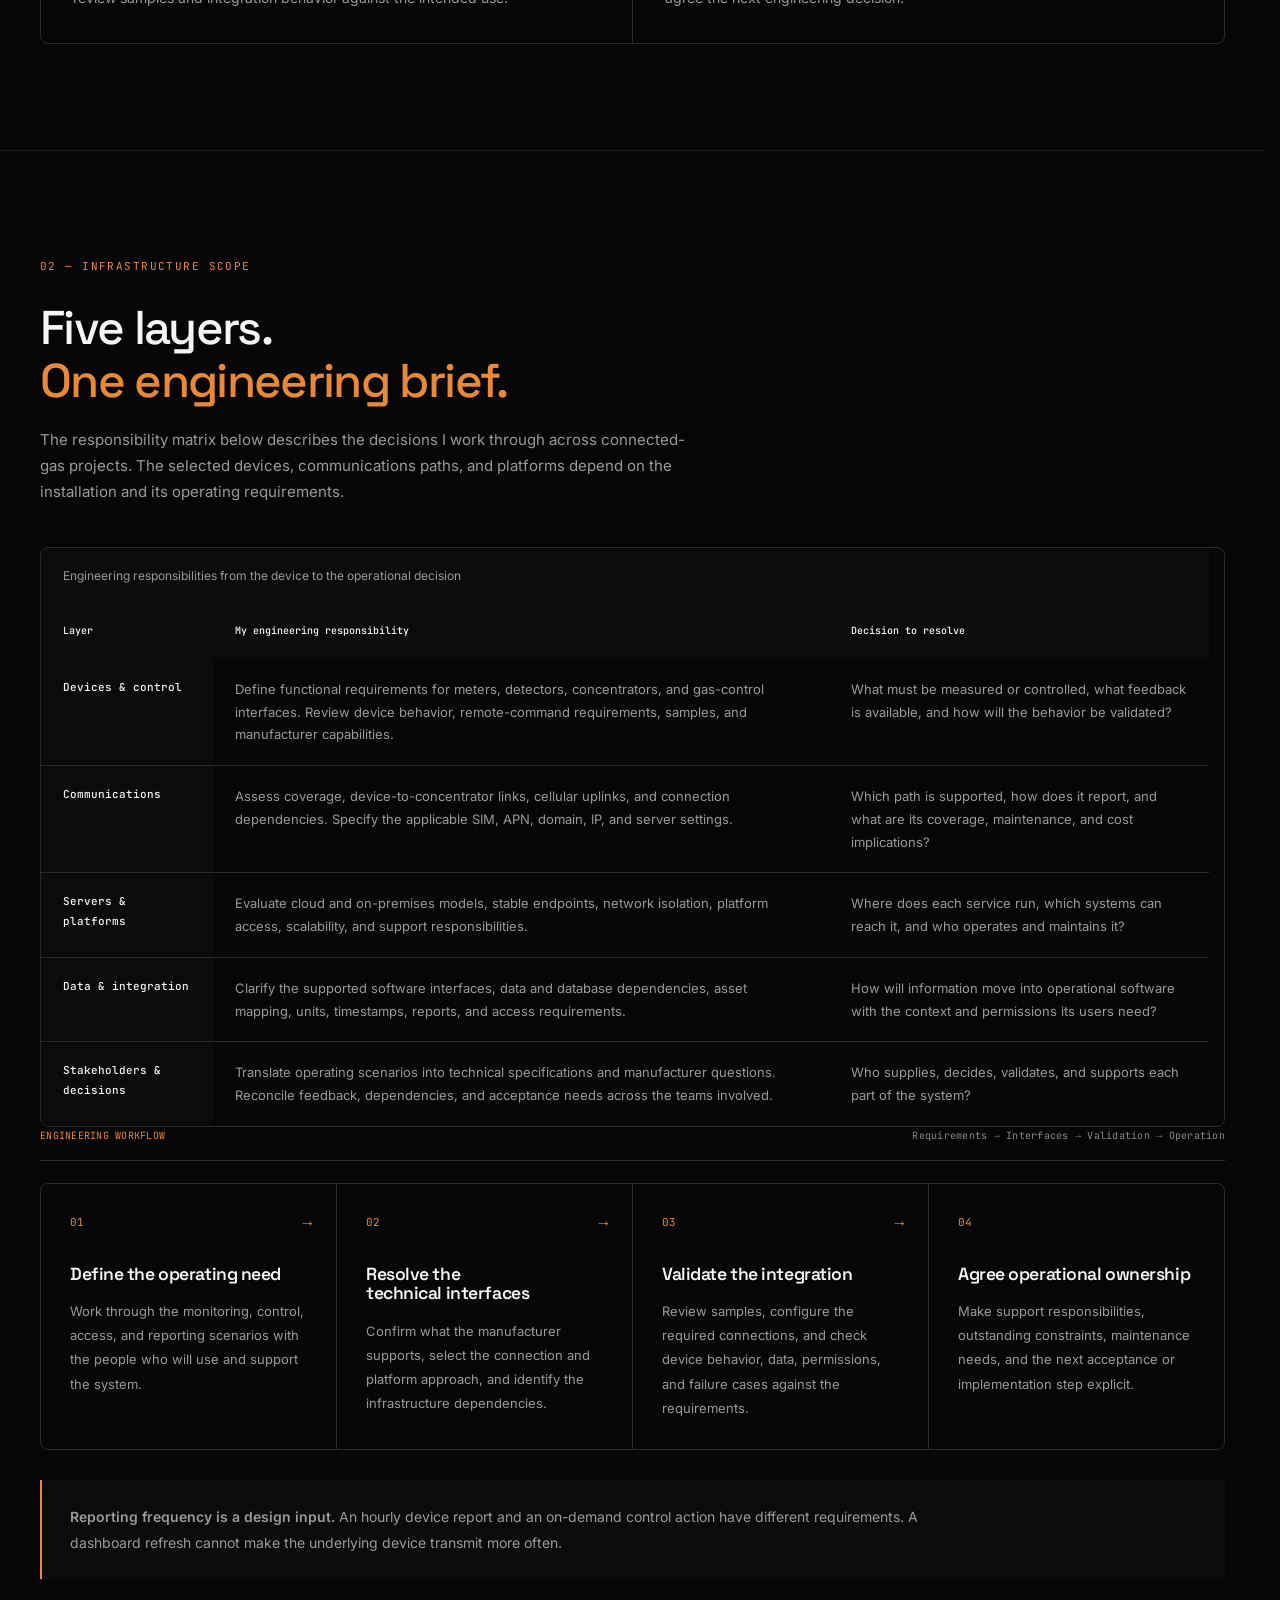
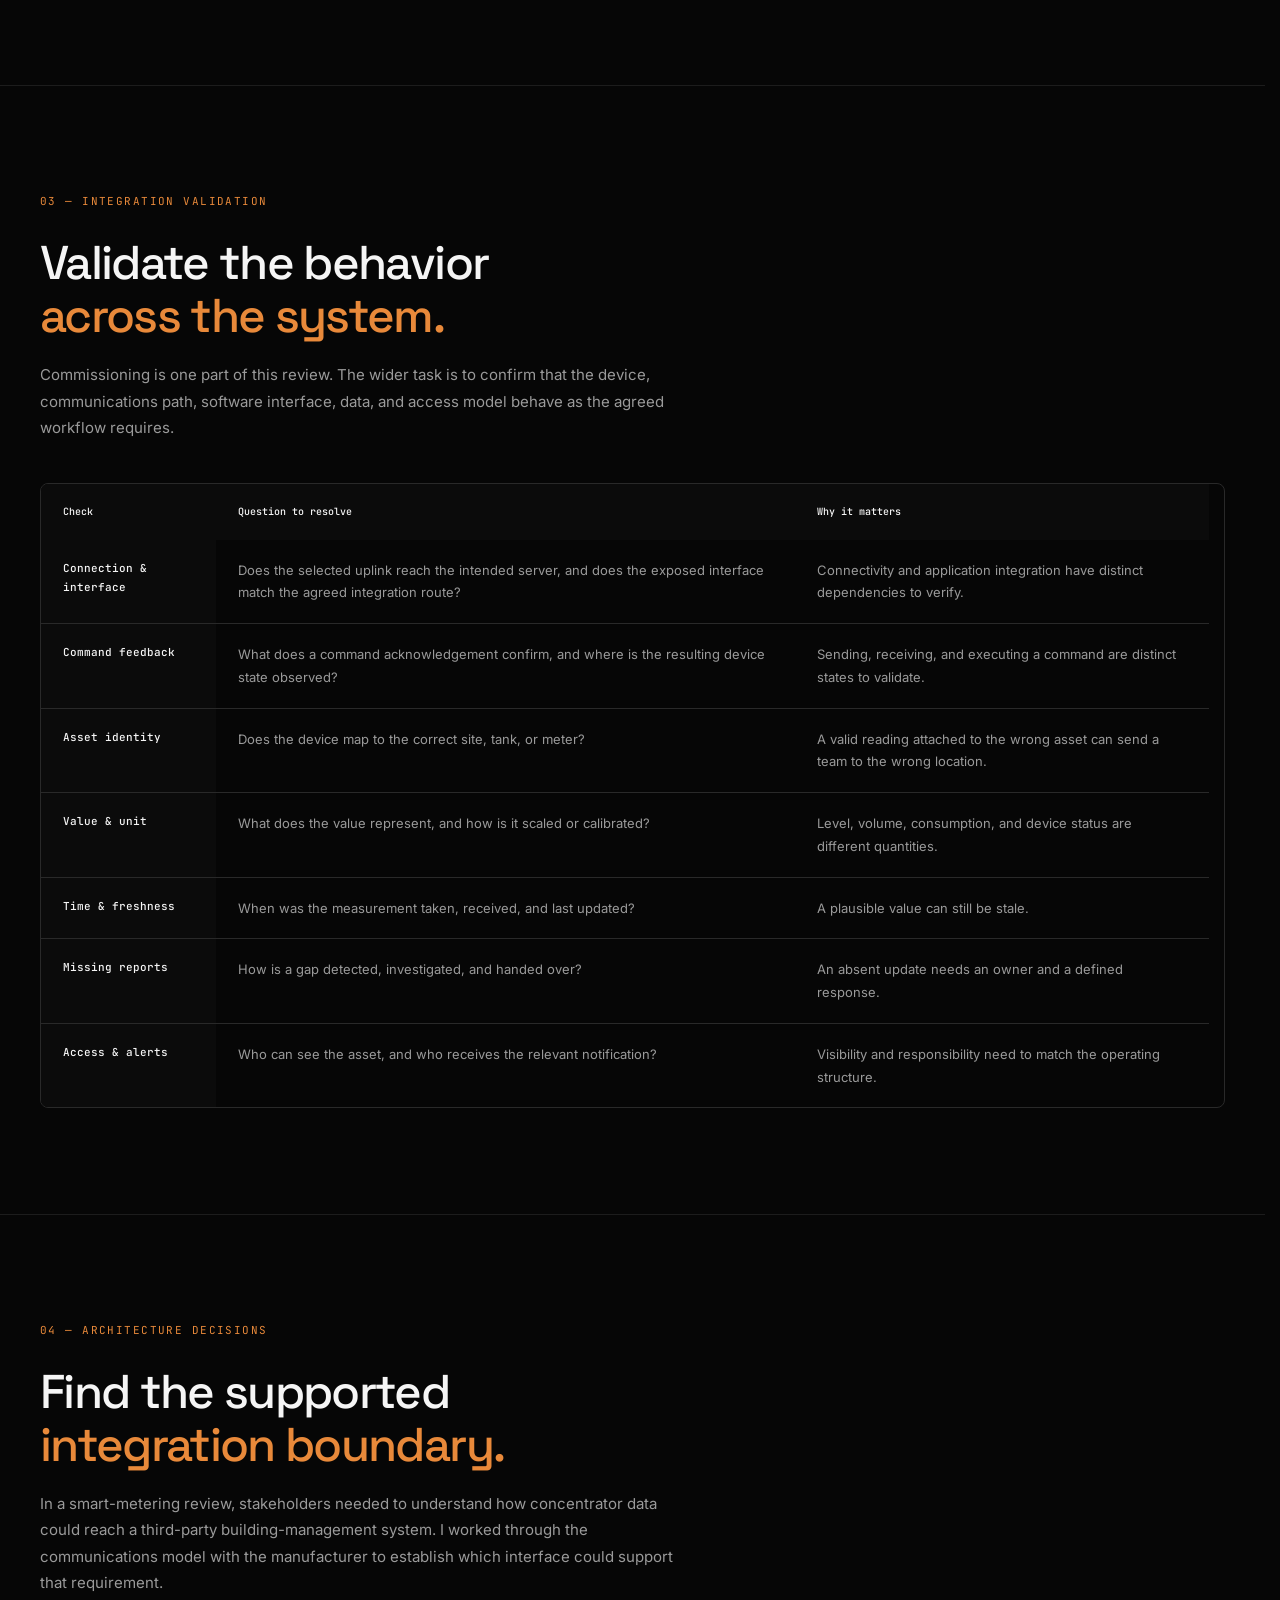
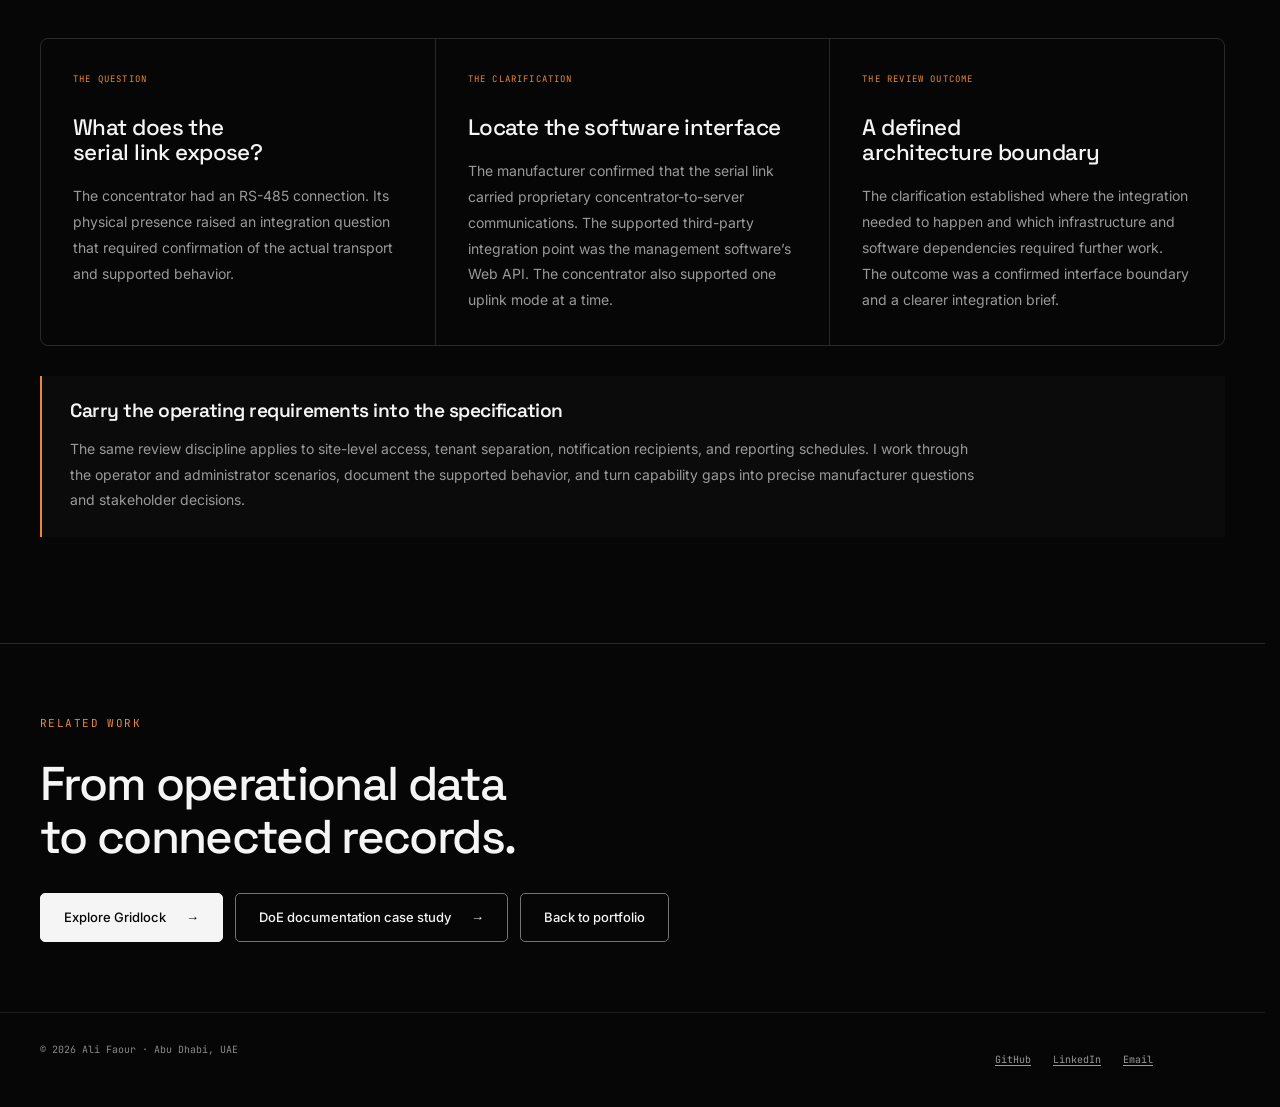
<file: Telemetry Case Study.html>
<!doctype html>
<html lang="en" data-theme="dark">
<head>
  <meta charset="utf-8">
  <meta name="viewport" content="width=device-width, initial-scale=1">
  <title>Connected Gas Infrastructure — Systems Engineering · Ali Faour</title>
  <meta name="description" content="Connected gas infrastructure by Ali Faour: device-to-platform architecture, communications and server requirements, manufacturer coordination, stakeholder decisions, and integration validation.">
  <meta name="theme-color" content="#060606">
  <link rel="canonical" href="https://cyberfaour.github.io/Portfolio/Telemetry%20Case%20Study.html">
  <meta property="og:type" content="website">
  <meta property="og:title" content="Connected Gas Infrastructure — Systems Engineering · Ali Faour">
  <meta property="og:description" content="Connected gas infrastructure by Ali Faour: device-to-platform architecture, communications and server requirements, manufacturer coordination, stakeholder decisions, and integration validation.">
  <meta property="og:url" content="https://cyberfaour.github.io/Portfolio/Telemetry%20Case%20Study.html">
  <meta name="twitter:card" content="summary">
  <link rel="icon" href="assets/favicon.svg" type="image/svg+xml">
  <link rel="stylesheet" href="assets/styles/fonts.css">
  <link rel="stylesheet" href="assets/styles/portfolio.css">
  <script src="assets/scripts/portfolio.js" defer></script>
</head>
<body class="case-page" data-case="telemetry">
  <a class="skip-link" href="#main">Skip to content</a>
  <header class="site-header">
    <div class="container header-inner">
      <a class="brand" href="index.html"><span class="brand-copy"><strong class="brand-name">ALI FAOUR <img class="brand-flag" src="assets/images/uae-flag.svg" alt="United Arab Emirates" width="24" height="12"><img class="brand-cedar" src="assets/images/lebanese-cedar.svg" alt="Lebanon cedar" width="22" height="22"></strong><small>Engineering / Selected work</small></span><img class="brand-emblem" src="assets/images/proud-of-uae.svg" alt="فخورين بالإمارات — Proud of the Emirates" width="52" height="52"></a>
      <nav class="site-nav" id="primary-navigation" aria-label="Main navigation">
        <a href="#context">Engineering role</a>
        <a href="#integration">Infrastructure</a>
        <a href="#validation">Validation</a>
        <a href="#requirements">Requirements</a>
        <a href="index.html#projects">Portfolio</a>
      </nav>
      <div class="header-actions">
        <button class="theme-toggle" type="button" data-theme-toggle hidden aria-label="Switch to light theme"><span data-theme-label>Light theme</span></button>
        <button class="menu-toggle" type="button" data-menu-toggle hidden aria-controls="primary-navigation" aria-expanded="false">Menu</button>
      </div>
    </div>
  </header>
  <main id="main" tabindex="-1">
    <section class="case-hero" id="top" aria-labelledby="case-title">
      <div class="container">
        <div class="case-index"><a href="index.html#projects"><span aria-hidden="true">←</span> Selected work</a><span>CASE / TELEMETRY</span></div>
        <div class="case-intro">
        <div>
          <p class="eyebrow">Industrial IoT · Infrastructure &amp; systems engineering</p>
          <h1 id="case-title">The infrastructure<br>behind the <span class="case-emphasis">signal.</span></h1>
          <p class="lede">I engineer the connections between gas devices, communications networks, servers, and operational software. My work includes defining system requirements, evaluating infrastructure options, and coordinating manufacturers and stakeholders so the interfaces, dependencies, and support responsibilities fit the operation.</p>
          <p class="case-meta"><span>Royal Gas · Abu Dhabi &amp; Dubai</span><span>System design · Technical coordination</span></p>
          <div class="button-row"><a class="button button-primary" href="#integration">Follow the integration path <span aria-hidden="true">↓</span></a><a class="button" href="index.html#contact">Discuss the work <span aria-hidden="true">→</span></a></div>
        </div>
        <aside class="case-summary" aria-label="Conceptual infrastructure engineering scope">
          <div class="console-heading"><span>INFRASTRUCTURE / SCOPE</span><span class="console-status">Engineering model</span></div>
          <div class="record-map" role="group" aria-label="Operational requirements connect the technical layers"><span>OPERATIONAL REQUIREMENTS</span><span>Devices &amp; control</span><span>Communications</span><span>Servers &amp; platforms</span><span>Data &amp; access</span></div>
          <p class="diagram-note">Requirements, interfaces, and ownership carried from the field into the platform.</p>
          <ul class="tag-list" aria-label="Engineering scope"><li class="tag">Architecture</li><li class="tag">Requirements</li><li class="tag">Validation</li></ul>
        </aside>
        </div>
        <nav class="case-section-map" aria-label="Explore the telemetry case study"><a href="#context">The engineering role</a><a href="#integration">The infrastructure scope</a><a href="#validation">The validation</a><a href="#requirements">The architecture decisions</a></nav>
      </div>
    </section>

    <section class="section" id="context" aria-labelledby="context-heading">
      <div class="container">
        <div class="section-heading"><p class="section-label">01 — The engineering role</p><h2 id="context-heading">Define the requirements.<br><span class="case-emphasis">Connect the responsibilities.</span></h2><p>Connected gas infrastructure crosses several technical and organizational boundaries: meters and detectors, control panels, concentrators, networks, servers, data, and the people making operational decisions. I work across those boundaries to turn operating needs into an implementable system.</p></div>
        <div class="grid-2">
          <article class="panel"><p class="section-label">Devices → Platform</p><h3>System and interface engineering</h3><p>My hands-on work includes integrating 4G remote terminal units with existing gas-control panels for monitoring and lockout, and configuring the monitoring middleware.</p><p>Alongside that implementation work, I define device behavior, platform features, and operator-interface requirements with manufacturer engineering teams, then review samples and integration behavior against the intended use.</p></article>
          <article class="panel"><p class="section-label">Stakeholders → Decisions</p><h3>Infrastructure and technical coordination</h3><p>I assess cloud and on-premises options, stable server endpoints, routing and isolation requirements, scalability, and recurring cost. Each choice affects how the infrastructure connects, who can access it, and who will maintain it.</p><p>I bring together operational stakeholders, field teams, IT, management, and manufacturers to clarify requirements, resolve technical dependencies, and agree the next engineering decision.</p></article>
        </div>
      </div>
    </section>

    <section class="section" id="integration" aria-labelledby="integration-heading">
      <div class="container">
        <div class="section-heading"><p class="section-label">02 — Infrastructure scope</p><h2 id="integration-heading">Five layers.<br><span class="case-emphasis">One engineering brief.</span></h2><p>The responsibility matrix below describes the decisions I work through across connected-gas projects. The selected devices, communications paths, and platforms depend on the installation and its operating requirements.</p></div>
        <div class="table-scroll" role="region" aria-label="Infrastructure engineering responsibility matrix" tabindex="0">
          <table class="comparison-table">
            <caption>Engineering responsibilities from the device to the operational decision</caption>
            <thead><tr><th scope="col">Layer</th><th scope="col">My engineering responsibility</th><th scope="col">Decision to resolve</th></tr></thead>
            <tbody>
              <tr><th scope="row">Devices &amp; control</th><td>Define functional requirements for meters, detectors, concentrators, and gas-control interfaces. Review device behavior, remote-command requirements, samples, and manufacturer capabilities.</td><td>What must be measured or controlled, what feedback is available, and how will the behavior be validated?</td></tr>
              <tr><th scope="row">Communications</th><td>Assess coverage, device-to-concentrator links, cellular uplinks, and connection dependencies. Specify the applicable SIM, APN, domain, IP, and server settings.</td><td>Which path is supported, how does it report, and what are its coverage, maintenance, and cost implications?</td></tr>
              <tr><th scope="row">Servers &amp; platforms</th><td>Evaluate cloud and on-premises models, stable endpoints, network isolation, platform access, scalability, and support responsibilities.</td><td>Where does each service run, which systems can reach it, and who operates and maintains it?</td></tr>
              <tr><th scope="row">Data &amp; integration</th><td>Clarify the supported software interfaces, data and database dependencies, asset mapping, units, timestamps, reports, and access requirements.</td><td>How will information move into operational software with the context and permissions its users need?</td></tr>
              <tr><th scope="row">Stakeholders &amp; decisions</th><td>Translate operating scenarios into technical specifications and manufacturer questions. Reconcile feedback, dependencies, and acceptance needs across the teams involved.</td><td>Who supplies, decides, validates, and supports each part of the system?</td></tr>
            </tbody>
          </table>
        </div>
        <div class="diagram-header"><span>ENGINEERING WORKFLOW</span><span>Requirements → Interfaces → Validation → Operation</span></div>
        <ol class="workflow-list"><li><h3>Define the operating need</h3><p>Work through the monitoring, control, access, and reporting scenarios with the people who will use and support the system.</p></li><li><h3>Resolve the technical interfaces</h3><p>Confirm what the manufacturer supports, select the connection and platform approach, and identify the infrastructure dependencies.</p></li><li><h3>Validate the integration</h3><p>Review samples, configure the required connections, and check device behavior, data, permissions, and failure cases against the requirements.</p></li><li><h3>Agree operational ownership</h3><p>Make support responsibilities, outstanding constraints, maintenance needs, and the next acceptance or implementation step explicit.</p></li></ol>
        <div class="callout"><p><strong>Reporting frequency is a design input.</strong> An hourly device report and an on-demand control action have different requirements. A dashboard refresh cannot make the underlying device transmit more often.</p></div>
      </div>
    </section>

    <section class="section" id="validation" aria-labelledby="validation-heading">
      <div class="container">
        <div class="section-heading"><p class="section-label">03 — Integration validation</p><h2 id="validation-heading">Validate the behavior<br><span class="case-emphasis">across the system.</span></h2><p>Commissioning is one part of this review. The wider task is to confirm that the device, communications path, software interface, data, and access model behave as the agreed workflow requires.</p></div>
        <div class="table-scroll" role="region" aria-label="Telemetry validation questions" tabindex="0"><table class="comparison-table"><thead><tr><th scope="col">Check</th><th scope="col">Question to resolve</th><th scope="col">Why it matters</th></tr></thead><tbody><tr><th scope="row">Connection &amp; interface</th><td>Does the selected uplink reach the intended server, and does the exposed interface match the agreed integration route?</td><td>Connectivity and application integration have distinct dependencies to verify.</td></tr><tr><th scope="row">Command feedback</th><td>What does a command acknowledgement confirm, and where is the resulting device state observed?</td><td>Sending, receiving, and executing a command are distinct states to validate.</td></tr><tr><th scope="row">Asset identity</th><td>Does the device map to the correct site, tank, or meter?</td><td>A valid reading attached to the wrong asset can send a team to the wrong location.</td></tr><tr><th scope="row">Value &amp; unit</th><td>What does the value represent, and how is it scaled or calibrated?</td><td>Level, volume, consumption, and device status are different quantities.</td></tr><tr><th scope="row">Time &amp; freshness</th><td>When was the measurement taken, received, and last updated?</td><td>A plausible value can still be stale.</td></tr><tr><th scope="row">Missing reports</th><td>How is a gap detected, investigated, and handed over?</td><td>An absent update needs an owner and a defined response.</td></tr><tr><th scope="row">Access &amp; alerts</th><td>Who can see the asset, and who receives the relevant notification?</td><td>Visibility and responsibility need to match the operating structure.</td></tr></tbody></table></div>
      </div>
    </section>

    <section class="section" id="requirements" aria-labelledby="requirements-heading">
      <div class="container">
        <div class="section-heading"><p class="section-label">04 — Architecture decisions</p><h2 id="requirements-heading">Find the supported<br><span class="case-emphasis">integration boundary.</span></h2><p>In a smart-metering review, stakeholders needed to understand how concentrator data could reach a third-party building-management system. I worked through the communications model with the manufacturer to establish which interface could support that requirement.</p></div>
        <div class="grid-3">
          <article class="panel"><p class="section-label">The question</p><h3>What does the serial link expose?</h3><p>The concentrator had an RS-485 connection. Its physical presence raised an integration question that required confirmation of the actual transport and supported behavior.</p></article>
          <article class="panel"><p class="section-label">The clarification</p><h3>Locate the software interface</h3><p>The manufacturer confirmed that the serial link carried proprietary concentrator-to-server communications. The supported third-party integration point was the management software’s Web API. The concentrator also supported one uplink mode at a time.</p></article>
          <article class="panel"><p class="section-label">The review outcome</p><h3>A defined architecture boundary</h3><p>The clarification established where the integration needed to happen and which infrastructure and software dependencies required further work. The outcome was a confirmed interface boundary and a clearer integration brief.</p></article>
        </div>
        <div class="callout"><h3>Carry the operating requirements into the specification</h3><p>The same review discipline applies to site-level access, tenant separation, notification recipients, and reporting schedules. I work through the operator and administrator scenarios, document the supported behavior, and turn capability gaps into precise manufacturer questions and stakeholder decisions.</p></div>
      </div>
    </section>

    <section class="case-footer" aria-labelledby="next-heading"><div class="container"><p class="section-label">Related work</p><h2 id="next-heading">From operational data to connected records.</h2><div class="button-row"><a class="button button-primary" href="Gridlock%20Case%20Study.html">Explore Gridlock <span aria-hidden="true">→</span></a><a class="button" href="DoE%20LPG%20Case%20Study.html">DoE documentation case study <span aria-hidden="true">→</span></a><a class="button" href="index.html#projects">Back to portfolio</a></div></div></section>
  </main>
  <footer class="site-footer">
    <div class="container footer-inner">
      <p>© 2026 Ali Faour · Abu Dhabi, UAE</p>
      <div><a href="https://github.com/Cyberfaour">GitHub</a><a href="https://www.linkedin.com/in/alibrahimfaour/">LinkedIn</a><a href="mailto:ali.i.faour@outlook.com">Email</a></div>
    </div>
  </footer>
</body>
</html>
</file>
<file: assets/styles/fonts.css>
/* Original portfolio families, hosted locally as Google Fonts Latin variable WOFF2.
   Sources, checksums, and SIL Open Font License notices: ../fonts/README.md. */

@font-face {
  font-family: 'Space Grotesk';
  font-style: normal;
  font-weight: 400 700;
  font-display: swap;
  src: url('../fonts/space-grotesk-latin-variable.woff2') format('woff2');
  unicode-range: U+0000-00FF, U+0131, U+0152-0153, U+02BB-02BC, U+02C6, U+02DA, U+02DC, U+0304, U+0308, U+0329, U+2000-206F, U+20AC, U+2122, U+2191, U+2193, U+2212, U+2215, U+FEFF, U+FFFD;
}

@font-face {
  font-family: 'Inter';
  font-style: normal;
  font-weight: 400 600;
  font-display: swap;
  src: url('../fonts/inter-latin-variable.woff2') format('woff2');
  unicode-range: U+0000-00FF, U+0131, U+0152-0153, U+02BB-02BC, U+02C6, U+02DA, U+02DC, U+0304, U+0308, U+0329, U+2000-206F, U+20AC, U+2122, U+2191, U+2193, U+2212, U+2215, U+FEFF, U+FFFD;
}

@font-face {
  font-family: 'JetBrains Mono';
  font-style: normal;
  font-weight: 400 600;
  font-display: swap;
  src: url('../fonts/jetbrains-mono-latin-variable.woff2') format('woff2');
  unicode-range: U+0000-00FF, U+0131, U+0152-0153, U+02BB-02BC, U+02C6, U+02DA, U+02DC, U+0304, U+0308, U+0329, U+2000-206F, U+20AC, U+2122, U+2191, U+2193, U+2212, U+2215, U+FEFF, U+FFFD;
}
</file>
<file: assets/styles/portfolio.css>
/* Ali Faour — field / software / systems. Shared, progressively enhanced styling. */
:root {
  color-scheme: dark;
  --bg: #060606;
  --surface: #0b0b0b;
  --surface-alt: #101010;
  --text: #f5f5f5;
  --muted: #9a9a9a;
  --subtle: #8a8a8a;
  --accent: #e8893a;
  --accent-fill: #e8893a;
  --accent-ink: #1a160f;
  --line: #292929;
  --soft-line: #1c1c1c;
  --control-border: #737373;
  --focus: #e8893a;
  --success: #3ecf8e;
  --error: #ffb5a7;
  --blue: #7ba3df;
  --grid: rgba(255, 255, 255, .027);
  --wash: rgba(255, 255, 255, .025);
  --scroll-track: #0b0b0b;
  --scroll-thumb: #626262;
  --scroll-hover: #8a8a8a;
  --scroll-active: #ababab;
  --font-body: 'Inter', -apple-system, BlinkMacSystemFont, 'Segoe UI', sans-serif;
  --font-display: 'Space Grotesk', 'Arial', sans-serif;
  --font-mono: 'JetBrains Mono', 'SFMono-Regular', Consolas, monospace;
  --radius: 8px;
}
:root[data-theme="light"] {
  color-scheme: light;
  --bg: #f7f4ee;
  --surface: #f2eee6;
  --surface-alt: #efeae1;
  --text: #1a160f;
  --muted: #5c564b;
  --subtle: #6b6458;
  --accent: #a24d0c;
  --accent-fill: #e8893a;
  --accent-ink: #1a160f;
  --line: #d7d0c5;
  --soft-line: #e1dbd1;
  --control-border: #80776a;
  --focus: #a24d0c;
  --success: #1f704d;
  --error: #9b3524;
  --blue: #365f9b;
  --grid: rgba(26, 22, 15, .045);
  --wash: rgba(26, 22, 15, .025);
  --scroll-track: #efeae1;
  --scroll-thumb: #857c6e;
  --scroll-hover: #62594c;
  --scroll-active: #413a30;
}
* { box-sizing: border-box; scrollbar-width: auto; scrollbar-color: var(--scroll-thumb) var(--scroll-track); }
*::-webkit-scrollbar { width: 12px; height: 12px; }
*::-webkit-scrollbar-track { background: var(--scroll-track); }
*::-webkit-scrollbar-thumb { background: var(--scroll-thumb); border: 3px solid var(--scroll-track); border-radius: 8px; }
*::-webkit-scrollbar-thumb:hover { background: var(--scroll-hover); }
*::-webkit-scrollbar-thumb:active { background: var(--scroll-active); }
html { scroll-padding-top: 6rem; scrollbar-gutter: stable; }
body { position: relative; isolation: isolate; margin: 0; background: var(--bg); color: var(--text); font-family: var(--font-body); font-size: 16px; line-height: 1.75; -webkit-font-smoothing: antialiased; }
body::before { content: ''; position: absolute; z-index: -1; inset: 0 0 auto; height: 950px; pointer-events: none; background-image: linear-gradient(var(--grid) 1px, transparent 1px), linear-gradient(90deg, var(--grid) 1px, transparent 1px); background-size: 64px 64px; mask-image: radial-gradient(ellipse at 65% 10%, #000 5%, transparent 74%); }
[hidden] { display: none !important; }
::selection { background: var(--accent-fill); color: var(--accent-ink); }
a { color: var(--accent); text-underline-offset: .22em; }
a, button, summary { cursor: pointer; }
a:hover { text-decoration-thickness: 2px; }
button, input, textarea { font: inherit; }
button { color: inherit; }
button:disabled { cursor: wait; opacity: .65; }
:focus-visible { outline: 3px solid var(--focus); outline-offset: 5px; }
input:focus-visible, textarea:focus-visible { outline-offset: 3px; border-color: var(--focus); }
img, svg { max-width: 100%; }
img { display: block; height: auto; }
figure, p, h1, h2, h3, h4, dl, ul, ol { margin: 0; }
p + p { margin-top: 1.1em; }
h1, h2, h3, h4 { font-family: var(--font-display); color: var(--text); line-height: 1.12; text-wrap: balance; }
h1 { font-size: clamp(2.8rem, 6.3vw, 6.2rem); font-weight: 500; letter-spacing: -.045em; }
h2 { font-size: clamp(2rem, 3.7vw, 3.6rem); font-weight: 500; letter-spacing: -.035em; }
h3 { font-size: 1.4rem; font-weight: 600; letter-spacing: -.025em; }
h4 { font-size: 1.05rem; }
section[id], h2[id], div[id] { scroll-margin-top: 6rem; }
.container { width: min(1440px, calc(100% - 80px)); margin-inline: auto; }
.skip-link { position: fixed; top: 12px; left: 12px; z-index: 100; padding: 10px 18px; color: var(--accent-ink); background: var(--accent-fill); border-radius: 4px; transform: translateY(-200%); }
.skip-link:focus { transform: translateY(0); }
.scroll-progress { position: fixed; inset: 0 0 auto; z-index: 90; height: 2px; background: var(--accent-fill); transform: scaleX(0); transform-origin: left; pointer-events: none; }
.site-header { position: sticky; top: 0; z-index: 30; background: var(--bg); background: color-mix(in srgb, var(--bg) 90%, transparent); backdrop-filter: blur(20px); border-bottom: 1px solid var(--soft-line); }
.header-inner { min-height: 86px; display: flex; align-items: center; gap: 28px; }
.site-header[data-compact] .header-inner { min-height: 70px; }
.brand { position: relative; display: inline-flex; align-items: center; gap: 16px; flex: 0 0 auto; padding: 8px 0; color: var(--text); font-family: var(--font-mono); font-size: 14px; font-weight: 600; letter-spacing: .025em; text-decoration: none; }
.brand small, .brand > span { font-family: var(--font-mono); font-size: 9px; font-weight: 400; color: var(--subtle); letter-spacing: .025em; }
.brand > .brand-copy { display: flex; flex-direction: column; gap: 5px; color: inherit; }
.brand-name { display: flex; align-items: center; gap: 10px; font-size: 14px; font-weight: 600; line-height: 1.25; }
.brand-flag { width: 24px; height: 12px; flex: 0 0 24px; border-radius: 1px; box-shadow: 0 0 0 1px var(--line); }
.brand-cedar { width: 22px; height: 22px; flex: 0 0 22px; object-fit: contain; }
.brand-emblem { width: 52px; height: 52px; flex: 0 0 52px; object-fit: contain; }
.brand:hover { color: var(--accent); }
.site-nav { display: flex; flex-wrap: wrap; align-items: center; justify-content: flex-end; gap: 4px 28px; margin-left: auto; }
.site-nav a { position: relative; display: inline-flex; align-items: center; min-height: 44px; padding-block: 6px; color: var(--muted); font-family: var(--font-mono); font-size: 11px; font-weight: 400; letter-spacing: .025em; text-decoration: none; text-transform: uppercase; }
.site-nav a::after { content: ''; position: absolute; left: 0; right: 0; bottom: 5px; height: 1px; background: var(--accent-fill); transform: scaleX(0); transform-origin: left; }
.site-nav a:hover, .site-nav a[aria-current] { color: var(--accent); }
.site-nav a:hover::after, .site-nav a[aria-current]::after { transform: scaleX(1); }
.header-actions { display: flex; align-items: center; gap: 8px; flex: 0 0 auto; }
.theme-toggle, .menu-toggle { min-height: 44px; border: 1px solid var(--control-border); background: transparent; font-family: var(--font-mono); font-size: 11px; font-weight: 400; line-height: 1.3; }
.theme-toggle { position: fixed; right: 22px; bottom: 22px; z-index: 50; display: grid; place-items: center; width: 46px; height: 46px; padding: 11px; border-radius: 50%; background: var(--surface); background: color-mix(in srgb, var(--surface) 88%, transparent); backdrop-filter: blur(14px); box-shadow: 0 3px 18px rgba(0, 0, 0, .12); }
.theme-toggle [data-theme-label] { position: absolute; width: 1px; height: 1px; padding: 0; margin: -1px; overflow: hidden; clip-path: inset(50%); white-space: nowrap; border: 0; }
.theme-toggle svg { width: 21px; height: 21px; }
.theme-toggle .theme-moon, [data-theme="light"] .theme-toggle .theme-sun { display: none; }
[data-theme="light"] .theme-toggle .theme-moon { display: block; }
.theme-toggle:hover, .menu-toggle:hover { color: var(--accent); border-color: var(--accent); background: var(--surface-alt); }
.menu-toggle { display: none; padding: 10px 14px; border-radius: 4px; }
.hero { position: relative; isolation: isolate; padding-block: 76px 0; }
.hero-signal-canvas { position: absolute; z-index: -1; inset: 0; width: 100%; height: 100%; pointer-events: none; }
.hero-grid { display: grid; grid-template-columns: minmax(0, 1.6fr) minmax(0, 1fr); gap: 64px; align-items: end; }
.eyebrow, .section-label { display: block; margin-bottom: 23px; color: var(--accent); font-family: var(--font-mono); font-size: 11px; font-weight: 400; line-height: 1.8; letter-spacing: .13em; text-transform: uppercase; }
.hero .eyebrow { letter-spacing: .07em; }
.hero h1 { line-height: 1.02; }
.hero-line { display: block; }
.hero h1 em { font-weight: 700; }
.marker { background-image: linear-gradient(var(--accent-fill), var(--accent-fill)); background-repeat: no-repeat; background-size: 100% .095em; background-position: 0 95%; padding-bottom: .02em; }
.hero .lede { max-width: 540px; margin-top: 30px; }
.lede { color: var(--muted); font-size: 16px; line-height: 1.85; }
.muted { color: var(--muted); }
.subtle { color: var(--subtle); }
.button-row { display: flex; flex-wrap: wrap; align-items: center; gap: 12px; margin-top: 30px; }
.button { display: inline-flex; align-items: center; justify-content: center; gap: 20px; min-height: 49px; padding: 12px 23px; color: var(--text); background: transparent; border: 1px solid var(--control-border); border-radius: 5px; text-decoration: none; font-size: 13px; font-weight: 500; line-height: 1.5; }
.button:hover { border-color: var(--accent); background: var(--surface-alt); text-decoration: none; }
.button:active { transform: translateY(1px); }
.button-primary { color: var(--bg); background: var(--text); border-color: var(--text); }
.button-primary:hover { color: var(--accent-ink); background: var(--accent-fill); border-color: var(--accent-fill); }
.button span[aria-hidden] { display: inline-block; }
.button:hover span[aria-hidden] { transform: translateY(2px); }
.hero-note { margin-top: 19px; color: var(--subtle); font-family: var(--font-mono); font-size: 10px; letter-spacing: .01em; }
.system-console { position: relative; padding: 25px; border: 1px solid var(--line); border-radius: 8px; background: linear-gradient(145deg, var(--wash), transparent 65%), var(--bg); }
.system-console::before, .system-console::after { content: ''; position: absolute; width: 18px; height: 18px; pointer-events: none; border-color: var(--accent-fill); border-style: solid; }
.system-console::before { top: -1px; left: -1px; border-width: 1px 0 0 1px; border-top-left-radius: 8px; }
.system-console::after { bottom: -1px; right: -1px; border-width: 0 1px 1px 0; border-bottom-right-radius: 8px; }
.console-heading { display: flex; flex-wrap: wrap; align-items: center; justify-content: space-between; gap: 8px 14px; padding-bottom: 16px; margin-bottom: 23px; border-bottom: 1px solid var(--line); color: var(--subtle); font-family: var(--font-mono); font-size: 10px; line-height: 1.7; letter-spacing: .04em; }
.console-location { display: inline-flex; gap: 8px; color: var(--muted); font-variant-numeric: tabular-nums; }
.console-title { font-family: var(--font-display); font-size: clamp(1.35rem, 2.1vw, 1.95rem); line-height: 1.3; font-weight: 500; letter-spacing: -.035em; }
.console-title > span { color: var(--muted); }
.signal-map { display: grid; grid-template-columns: repeat(3, minmax(0, 1fr)); gap: 26px; margin-block: 28px; }
.signal-node { position: relative; display: flex; align-items: center; justify-content: center; flex-direction: column; gap: 12px; min-height: 96px; padding: 14px 8px; border: 1px solid var(--line); border-radius: 4px; background: var(--surface); color: var(--accent); }
.signal-node::after { content: ''; position: absolute; top: 50%; left: calc(100% + 1px); width: 26px; height: 1px; background: var(--accent-fill); opacity: .55; }
.signal-node:last-child::after { display: none; }
.signal-node svg { width: 29px; height: 29px; }
.signal-node > span { color: var(--muted); font-family: var(--font-mono); font-size: 9px; letter-spacing: .1em; }
.profile-record { display: grid; gap: 15px; margin-top: 8px; }
.profile-record > div { display: grid; grid-template-columns: 95px minmax(0, 1fr); align-items: baseline; gap: 12px; }
.profile-record dt { color: var(--subtle); font-family: var(--font-mono); font-size: 9px; letter-spacing: .05em; }
.profile-record dd { margin: 0; color: var(--text); font-size: 12px; line-height: 1.6; }
.profile-record dd > span { display: block; color: var(--subtle); font-size: 10px; margin-top: 3px; }
.profile-record dd > a { color: var(--text); text-decoration: none; }
.profile-record dd > a:hover { color: var(--accent); }
.console-footer { display: flex; align-items: center; gap: 8px; margin-top: 24px; padding-top: 15px; border-top: 1px solid var(--line); color: var(--subtle); font-family: var(--font-mono); font-size: 9px; }
.status-dot { display: inline-block; flex: 0 0 auto; width: 5px; height: 5px; border-radius: 50%; background: var(--accent-fill); }
.hero-foot { display: flex; justify-content: space-between; align-items: center; gap: 20px; margin-top: 50px; padding-block: 22px; color: var(--subtle); font-family: var(--font-mono); font-size: 9px; letter-spacing: .1em; }
.hero-foot a { display: inline-flex; gap: 28px; align-items: center; min-height: 44px; color: var(--muted); text-decoration: none; }
.hero-foot a:hover { color: var(--accent); }
.motion-toggle { display: inline-flex; align-items: center; justify-content: center; gap: 9px; min-height: 44px; padding: 9px 12px; border: 0; border-radius: 4px; background: transparent; color: var(--subtle); font-family: var(--font-mono); font-size: 9px; letter-spacing: .02em; }
.motion-toggle:hover { color: var(--accent); background: var(--surface); }
.motion-toggle svg { width: 12px; height: 12px; }
.motion-toggle[aria-pressed="false"] .motion-pause, .motion-toggle[aria-pressed="true"] .motion-play { display: none; }
.capability-rail { border-block: 1px solid var(--line); background: var(--surface); }
.capability-rail > .container { display: grid; grid-template-columns: repeat(4, minmax(0, 1fr)); }
.capability-rail .container > span { display: flex; align-items: center; gap: 18px; padding: 23px 24px; border-right: 1px solid var(--line); color: var(--muted); font-family: var(--font-mono); font-size: 11px; }
.capability-rail .container > span:first-child { padding-left: 0; }
.capability-rail .container > span:last-child { border-right: 0; }
.capability-rail small { color: var(--accent); font-size: 9px; }
.section { padding-block: 106px; border-top: 1px solid var(--soft-line); }
.capability-rail + .section { border-top: 0; }
.section-heading { margin-bottom: 42px; }
.section-heading > p { max-width: 660px; margin-top: 20px; color: var(--muted); font-size: 15px; }
.section-heading > .section-label { margin: 0 0 24px; color: var(--accent); font-size: 11px; }
.section-heading h2 { max-width: 960px; }
.section > .container > .lede { max-width: 800px; margin-bottom: 32px; }
.work-grid { display: grid; grid-template-columns: repeat(2, minmax(0, 1fr)); gap: 1px; overflow: hidden; border: 1px solid var(--line); border-radius: var(--radius); background: var(--line); }
.project { position: relative; display: flex; flex-direction: column; min-width: 0; overflow: hidden; background: var(--bg); }
.project-featured { display: grid; grid-template-columns: minmax(0, 1fr) minmax(0, 1fr); grid-column: 1 / -1; }
.project-body { display: flex; flex-direction: column; flex: 1; padding: 40px 38px; }
.project-kicker { color: var(--accent); font-family: var(--font-mono); font-size: 10px; letter-spacing: .035em; text-transform: uppercase; }
.project h3 { margin-top: 17px; font-size: 2.1rem; font-weight: 500; }
.project-featured h3 { font-size: clamp(2.6rem, 4vw, 4rem); letter-spacing: -.045em; }
.project p { max-width: 580px; margin-top: 17px; color: var(--muted); font-size: 14px; line-height: 1.85; }
.project .text-link { align-self: flex-start; margin-top: 25px; }
.project .tag-list { margin-top: 25px; }
.project-media { position: relative; display: block; min-width: 0; background: var(--surface); border-bottom: 1px solid var(--line); }
.project-media img { width: 100%; height: 100%; object-fit: cover; }
.project:not(.project-featured) .project-media { height: 270px; overflow: hidden; }
.project-media-field img { object-position: 50% 57%; }
.project-media-tracker img { object-position: top left; }
.project-media-diagram { display: flex; flex-direction: column; justify-content: center; gap: 28px; padding: 42px; border-left: 1px solid var(--line); border-bottom: 0; background: radial-gradient(ellipse at 70% 0, rgba(91, 141, 217, .07), transparent 75%), var(--bg); }
.diagram-caption { color: var(--subtle); font-family: var(--font-mono); font-size: 10px; line-height: 1.7; }
.record-map { display: grid; grid-template-columns: repeat(2, minmax(0, 1fr)); gap: 14px; }
.record-map > span { position: relative; display: block; min-width: 0; padding: 20px 12px; border: 1px solid var(--line); border-radius: 4px; background: var(--bg); text-align: center; color: var(--text); font-family: var(--font-display); font-size: 16px; line-height: 1.5; }
.record-map > span:first-child { grid-column: 1 / -1; margin-bottom: 14px; padding: 25px 12px; border-top-color: var(--accent-fill); }
.record-map > span:first-child::after { content: ''; position: absolute; top: 100%; left: 50%; width: 1px; height: 29px; background: var(--line); }
.record-map small { display: block; margin-bottom: 6px; color: var(--subtle); font-family: var(--font-mono); font-size: 8px; letter-spacing: .045em; }
.project-media-diagram .record-map > span:first-child { color: var(--blue); border-color: rgba(91, 141, 217, .4); background: rgba(91, 141, 217, .04); }
.project-media-diagram .record-map > span:first-child small { color: var(--blue); }
.text-link { display: inline-flex; align-items: center; gap: 17px; min-height: 44px; font-size: 13px; font-weight: 500; text-decoration: none; }
.text-link > span[aria-hidden] { display: inline-block; }
.text-link:hover > span[aria-hidden] { transform: translateX(4px); }
.text-link:hover { text-decoration: underline; }
.tag-list { display: flex; flex-wrap: wrap; gap: 7px; padding: 0; list-style: none; }
.tag { display: inline-block; padding: 5px 9px; color: var(--muted); border: 1px solid var(--line); border-radius: 4px; font-family: var(--font-mono); font-size: 9px; line-height: 1.5; }
.more-work { margin-top: 40px; }
.more-work > h3 { margin-bottom: 20px; color: var(--subtle); font-family: var(--font-mono); font-size: 10px; font-weight: 400; letter-spacing: .08em; text-transform: uppercase; }
.grid-2, .grid-3 { display: grid; gap: 1px; border: 1px solid var(--line); border-radius: var(--radius); background: var(--line); overflow: hidden; }
.grid-2 { grid-template-columns: repeat(2, minmax(0, 1fr)); }
.grid-3 { grid-template-columns: repeat(3, minmax(0, 1fr)); }
.grid-2 > *, .grid-3 > * { min-width: 0; background: var(--bg); }
.grid-2 > div, .grid-3 > div { padding: 30px; }
.grid-2 + .grid-2, .grid-2 + .grid-3, .grid-3 + .grid-2 { margin-top: 24px; }
.link-card { position: relative; display: flex; flex-direction: column; min-width: 0; padding: 30px; color: var(--text); background: var(--bg); text-decoration: none; }
.link-card:hover { background: var(--surface-alt); text-decoration: none; }
.link-card:focus-visible, .table-scroll:focus-visible { outline-offset: -4px; }
.link-card h3 { font-size: 1.3rem; font-weight: 500; }
.link-card p { margin-block: 15px 10px; color: var(--muted); font-size: 13px; line-height: 1.8; }
.link-card .text-link { margin-top: auto; color: var(--accent); font-size: 12px; }
.link-card:hover .text-link > span { transform: translateX(4px); }
.metric-row { display: grid; grid-template-columns: repeat(3, minmax(0, 1fr)); border-block: 1px solid var(--line); }
.metric-row > * { padding: 35px; border-right: 1px solid var(--line); }
.metric-row > :first-child { padding-left: 0; }
.metric-row > :last-child { border-right: 0; }
.metric-value { display: block; color: var(--text); font-family: var(--font-display); font-size: clamp(3rem, 5vw, 4.8rem); font-weight: 500; line-height: 1.05; letter-spacing: -.055em; }
.metric-label { display: block; max-width: 330px; margin-top: 19px; color: var(--muted); font-size: 13px; line-height: 1.8; }
.results-note { max-width: 960px; margin-top: 22px; color: var(--subtle); font-size: 12px; }
.ai-intro { display: grid; grid-template-columns: minmax(0, 1.2fr) minmax(0, .85fr); gap: 80px; align-items: end; margin-bottom: 44px; }
.ai-intro .lede { max-width: 640px; margin-top: 28px; font-size: 15px; }
.ai-context { max-width: 640px; margin-top: 20px; color: var(--muted); font-size: 14px; line-height: 1.85; }
.ai-intro .text-link { margin-top: 22px; }
.ai-output { padding: 29px; border: 1px solid var(--line); border-radius: var(--radius); background: linear-gradient(135deg, rgba(232, 137, 58, .035), transparent 70%), var(--bg); }
.ai-output-number { display: block; color: var(--text); font-family: var(--font-display); font-size: clamp(4.5rem, 7vw, 6.5rem); font-weight: 500; line-height: 1; letter-spacing: -.06em; }
.ai-output-number > span { display: block; margin-top: 17px; color: var(--accent); font-family: var(--font-mono); font-size: 11px; line-height: 1.6; letter-spacing: .025em; }
.ai-output > p { margin-top: 20px; color: var(--muted); font-size: 13px; line-height: 1.8; }
.ai-output-list { display: grid; gap: 8px; margin-top: 22px; padding-top: 20px; border-top: 1px solid var(--line); color: var(--subtle); font-family: var(--font-mono); font-size: 10px; }
.ai-output-list > span::before { content: '+'; margin-right: 13px; color: var(--accent); }
.ai-output > .diagram-note { color: var(--subtle); font-size: 9px; }
.about-intro { display: grid; grid-template-columns: minmax(0, 1fr) minmax(0, 1.3fr); gap: 72px; margin-bottom: 54px; }
.about-intro h2 { max-width: 500px; }
.about-intro p { max-width: 640px; color: var(--muted); font-size: 15px; }
.capability-grid { display: grid; grid-template-columns: repeat(4, minmax(0, 1fr)); gap: 1px; border: 1px solid var(--line); border-radius: var(--radius); overflow: hidden; background: var(--line); }
.panel { min-width: 0; padding: 32px; background: var(--bg); border: 1px solid var(--line); border-radius: var(--radius); }
.grid-2 > .panel, .grid-3 > .panel, .capability-grid > .panel { border: 0; border-radius: 0; }
.panel h3 { margin-bottom: 18px; font-size: 1.4rem; font-weight: 500; }
.panel p { color: var(--muted); font-size: 14px; line-height: 1.85; }
.panel ul, .panel ol { margin-top: 18px; padding-left: 1.25em; color: var(--muted); font-size: 14px; }
.panel li + li { margin-top: 10px; }
.panel .section-label { color: var(--accent); font-size: 9px; margin-bottom: 27px; }
.capability-grid .panel { display: flex; flex-direction: column; padding: 30px 26px; }
.capability-grid .panel .text-link { margin-top: auto; padding-top: 22px; font-size: 11px; }
.experience-list { list-style: none; padding: 0; }
.experience-list > li { display: grid; grid-template-columns: minmax(0, .55fr) minmax(0, 1.6fr); gap: 55px; padding-block: 42px; border-top: 1px solid var(--line); }
.experience-date { position: relative; padding-top: 4px; color: var(--subtle); font-family: var(--font-mono); font-size: 11px; line-height: 2; }
.experience-date::before { content: ''; display: block; width: 22px; height: 1px; background: var(--accent-fill); margin-bottom: 18px; }
.experience-list h3 { margin-bottom: 10px; font-size: 1.8rem; font-weight: 500; }
.experience-role { color: var(--accent); font-size: 13px; margin-bottom: 21px; }
.experience-list ul { max-width: 830px; padding-left: 1.15em; color: var(--muted); font-size: 14px; }
.experience-list li li + li { margin-top: 9px; }
.credential-providers { padding-bottom: 30px; }
.provider-heading { display: flex; flex-wrap: wrap; align-items: baseline; justify-content: space-between; gap: 12px 24px; margin-bottom: 20px; }
.provider-heading p { color: var(--muted); font-size: .875rem; }
.provider-heading .text-link { margin: 0; font-size: .875rem; }
.provider-list { display: flex; flex-wrap: wrap; align-items: center; gap: 16px 30px; list-style: none; padding: 0; }
.provider-list li { max-width: 100%; color: var(--text); font-family: var(--font-display); font-size: 1rem; font-weight: 500; line-height: 1.5; }
.credential-list { list-style: none; padding: 0; display: grid; grid-template-columns: repeat(2, minmax(0, 1fr)); border-top: 1px solid var(--line); }
.credential-list li { padding: 29px 32px 29px 0; border-bottom: 1px solid var(--line); }
.credential-list h3 { font-size: 1.25rem; font-weight: 500; }
.credential-list p { color: var(--muted); font-size: 13px; margin-top: 10px; }
.credential-list .text-link { font-size: 12px; margin-top: 8px; }
.contact-grid { display: grid; grid-template-columns: minmax(0, 1.1fr) minmax(0, .9fr); gap: 90px; align-items: start; }
.contact-grid h2 { font-size: clamp(3.4rem, 6.4vw, 6rem); line-height: 1.04; letter-spacing: -.05em; }
.contact-grid .lede { max-width: 480px; margin-top: 26px; font-size: 15px; }
.contact-links { list-style: none; padding: 0; margin-top: 30px; max-width: 500px; }
.contact-links li { border-bottom: 1px solid var(--line); }
.contact-links a { display: block; padding: 16px 0; overflow-wrap: anywhere; color: var(--text); font-size: 13px; text-decoration: none; }
.contact-links a:hover { color: var(--accent); }
.contact-links small { display: block; margin-bottom: 4px; color: var(--subtle); font-family: var(--font-mono); font-size: 9px; letter-spacing: .06em; text-transform: uppercase; }
.contact-links a > span { margin-left: 8px; color: var(--accent); }
.contact-form { padding: 34px; border: 1px solid var(--line); border-radius: var(--radius); background: linear-gradient(145deg, var(--wash), transparent 60%), var(--bg); }
.contact-form h3 { margin-bottom: 28px; font-size: 1.4rem; font-weight: 500; }
.field { margin-bottom: 22px; }
.field label { display: block; margin-bottom: 8px; color: var(--muted); font-family: var(--font-mono); font-size: 10px; font-weight: 400; text-transform: uppercase; letter-spacing: .06em; }
.field input, .field textarea { display: block; width: 100%; padding: 12px 13px; color: var(--text); background: var(--bg); border: 1px solid var(--control-border); border-radius: 4px; font-size: 16px; line-height: 1.5; }
.field textarea { min-height: 150px; resize: vertical; }
.field input:hover, .field textarea:hover { border-color: var(--accent); }
.form-submit { min-width: 177px; }
.form-note { margin-top: 15px; color: var(--subtle); font-size: 11px; line-height: 1.8; }
.form-status { min-height: 3.7em; margin-top: 15px; font-size: 13px; color: var(--muted); }
.form-status[data-state="success"] { color: var(--success); }
.form-status[data-state="error"] { color: var(--error); }
.case-page .container { max-width: 1280px; }
.case-hero { padding-block: 46px 65px; }
.case-index { display: flex; flex-wrap: wrap; justify-content: space-between; align-items: center; gap: 10px 20px; margin-bottom: 46px; color: var(--subtle); font-family: var(--font-mono); font-size: 10px; letter-spacing: .06em; }
.case-index a { display: inline-flex; align-items: center; min-height: 44px; gap: 13px; color: var(--muted); text-decoration: none; }
.case-index a:hover { color: var(--accent); }
.case-intro { display: grid; grid-template-columns: minmax(0, 1.5fr) minmax(0, .95fr); align-items: end; gap: 60px; }
.case-intro h1 { font-size: clamp(2.8rem, 5.3vw, 5.2rem); line-height: 1.06; letter-spacing: -.045em; }
.case-emphasis { color: var(--accent); }
.case-intro .lede { max-width: 650px; margin-top: 28px; font-size: 16px; }
.case-meta { display: flex; flex-wrap: wrap; gap: 9px 20px; margin-top: 26px; color: var(--subtle); font-family: var(--font-mono); font-size: 10px; }
.case-summary { padding: 26px; border: 1px solid var(--line); border-radius: var(--radius); background: linear-gradient(145deg, var(--wash), transparent 65%), var(--bg); }
.case-summary h2, .case-summary h3 { margin-bottom: 22px; font-size: 1.05rem; }
.case-summary .console-heading { margin: -26px -26px 26px; padding: 18px 26px; }
.console-status { display: inline-flex; align-items: center; gap: 7px; color: var(--accent); letter-spacing: 0; }
.console-status::before { content: ''; width: 4px; height: 4px; border-radius: 50%; background: currentColor; }
.case-page[data-case="adnoc"] .console-status { color: var(--success); }
.case-page[data-case="gridlock"] .case-summary { border-color: rgba(91, 141, 217, .3); background: linear-gradient(135deg, rgba(91, 141, 217, .055), transparent 75%), var(--bg); }
.case-page[data-case="gridlock"] .case-summary .console-heading { color: var(--blue); }
.case-summary dl { display: grid; grid-template-columns: minmax(0, .7fr) minmax(0, 1.3fr); gap: 18px 20px; font-size: 13px; }
.case-summary dt { color: var(--subtle); font-family: var(--font-mono); font-size: 10px; }
.case-summary dd { margin: 0; color: var(--text); line-height: 1.7; }
.case-summary > dl > div { display: contents; }
.case-summary .tag-list { margin-top: 24px; }
.case-hero .metric-row { margin-top: 54px; }
.case-section-map { display: grid; grid-template-columns: repeat(4, minmax(0, 1fr)); gap: 1px; margin-top: 50px; counter-reset: chapter; border-block: 1px solid var(--line); }
.case-section-map a { display: flex; align-items: baseline; gap: 13px; min-height: 66px; padding: 23px 18px; border-right: 1px solid var(--line); color: var(--muted); font-family: var(--font-mono); font-size: 10px; line-height: 1.7; text-decoration: none; counter-increment: chapter; }
.case-section-map a:first-child { padding-left: 0; }
.case-section-map a:last-child { border-right: 0; }
.case-section-map a::before { content: '0' counter(chapter); color: var(--accent); font-size: 9px; }
.case-section-map a:hover { color: var(--accent); }
.diagram-header { display: flex; flex-wrap: wrap; justify-content: space-between; align-items: center; gap: 8px 20px; margin-bottom: 22px; padding-bottom: 16px; border-bottom: 1px solid var(--line); color: var(--subtle); font-family: var(--font-mono); font-size: 10px; letter-spacing: .025em; }
.diagram-header > :first-child { color: var(--accent); }
.project-media-diagram .diagram-header { margin-bottom: 0; }
.project-media-diagram .diagram-header > :first-child { color: var(--blue); }
.diagram-note { margin-top: 24px; color: var(--subtle); font-family: var(--font-mono); font-size: 10px; line-height: 1.9; }
.case-summary > .diagram-note { padding-top: 20px; border-top: 1px solid var(--line); }
.figure { margin-block: 30px 0; border: 1px solid var(--line); border-radius: var(--radius); overflow: hidden; background: var(--surface); }
.figure-media { display: block; width: 100%; height: auto; }
.figure-caption { padding: 18px 22px; border-top: 1px solid var(--line); color: var(--muted); font-size: 12px; line-height: 1.8; }
.figure-caption strong { color: var(--text); }
.field-photo { width: 100%; height: auto; aspect-ratio: 4 / 3; object-fit: cover; object-position: 50% 48%; }
.case-hero .figure { margin-top: 0; }
.case-hero .case-summary + .figure { margin-top: 20px; }
.case-summary .figure { margin-top: 24px; }
.case-page[data-case="doe"] .case-intro > .figure { position: relative; width: 100%; max-width: 440px; justify-self: end; border-radius: 10px; }
.case-page[data-case="doe"] .case-intro > .figure .diagram-header { margin: 0; padding: 14px 19px; font-size: 9px; }
.case-page[data-case="doe"] .case-intro > .figure .field-photo { aspect-ratio: 4 / 5; object-position: 50% 30%; filter: contrast(1.04) brightness(.92) saturate(.95); }
.case-page[data-case="doe"] .case-intro > .figure .figure-caption { position: absolute; inset: auto 0 0; padding: 65px 24px 23px; border: 0; background: linear-gradient(transparent, rgba(0, 0, 0, .86)); color: #f5f5f5; font-family: var(--font-mono); font-size: 10px; }
.case-page[data-case="doe"] .case-intro > .figure .figure-caption strong { color: #f5f5f5; }
.workflow-list { list-style: none; padding: 0; display: grid; grid-template-columns: repeat(4, minmax(0, 1fr)); gap: 1px; border: 1px solid var(--line); border-radius: var(--radius); background: var(--line); overflow: hidden; counter-reset: workflow; }
.workflow-list > li { position: relative; min-width: 0; padding: 29px; background: var(--bg); counter-increment: workflow; }
.workflow-list > li::before { content: '0' counter(workflow); display: block; margin-bottom: 32px; color: var(--accent); font-family: var(--font-mono); font-size: 11px; }
.workflow-list > li:not(:last-child)::after { content: '→'; position: absolute; top: 25px; right: 24px; color: var(--accent); font-family: var(--font-mono); font-size: 16px; }
.workflow-list h3, .workflow-list strong { display: block; font-size: 1.1rem; margin-bottom: 15px; }
.workflow-list p { color: var(--muted); font-size: 13px; line-height: 1.85; }
.workflow-list .tag-list { margin-top: 18px; }
.grid-2 > .workflow-list { grid-template-columns: 1fr; border: 0; border-radius: 0; }
.table-scroll { width: 100%; max-width: 100%; overflow-x: auto; border: 1px solid var(--line); border-radius: var(--radius); scrollbar-gutter: stable; }
.comparison-table { width: 100%; border-collapse: collapse; text-align: left; font-size: 13px; }
.comparison-table caption { padding: 17px 22px; text-align: left; color: var(--muted); font-size: 12px; background: var(--surface); }
.comparison-table th, .comparison-table td { padding: 19px 22px; border-bottom: 1px solid var(--line); vertical-align: top; }
.comparison-table th { color: var(--text); background: var(--surface); font-family: var(--font-mono); font-size: 10px; font-weight: 500; }
.comparison-table td { color: var(--muted); }
.comparison-table tr:last-child > * { border-bottom: 0; }
.comparison-table th[scope="row"] { min-width: 130px; font-size: 11px; }
.pipeline-table { min-width: 740px; }
.pipeline-table td { text-align: center; }
.pipeline-table .stage { display: block; padding: 8px 10px; color: var(--accent); background: rgba(232, 137, 58, .055); border: 1px solid rgba(232, 137, 58, .25); border-radius: 3px; font-family: var(--font-mono); font-size: 10px; white-space: nowrap; }
.pipeline-table .stage[data-stage="closed"] { color: var(--success); background: rgba(62, 207, 142, .045); border-color: rgba(62, 207, 142, .2); }
.pipeline-table .stage[data-stage="pending"] { color: var(--subtle); background: transparent; border-color: var(--soft-line); border-style: dashed; }
.callout { margin-top: 30px; padding: 24px 28px; border-left: 2px solid var(--accent-fill); background: var(--surface); color: var(--muted); font-size: 14px; line-height: 1.85; }
.callout h3 { margin-bottom: 14px; font-size: 1.2rem; }
.callout p { max-width: 920px; }
.case-footer { padding-block: 70px; border-top: 1px solid var(--line); }
.case-footer h2 { max-width: 800px; }
.site-footer { padding-block: 28px; border-top: 1px solid var(--soft-line); color: var(--subtle); font-family: var(--font-mono); font-size: 10px; }
.footer-inner { display: flex; flex-wrap: wrap; justify-content: space-between; gap: 15px 30px; padding-right: 50px; }
.footer-inner a { display: inline-block; margin-right: 22px; padding-block: 10px; color: var(--muted); }
.footer-inner a:hover { color: var(--accent); }
.screen-gallery { display: grid; grid-template-columns: repeat(2, minmax(0, 1fr)); gap: 24px; }
.screen-gallery .figure { margin-top: 0; }
.screen-gallery > .figure:first-child { grid-column: 1 / -1; }
.screen-gallery a { display: block; background: var(--surface-alt); }
.screen-gallery a:hover { outline: 2px solid var(--accent); outline-offset: -2px; }
.screen-gallery .figure-media { object-fit: contain; }
.source-note { margin-top: 24px; color: var(--subtle); font-size: 12px; }
.architecture-flow { list-style: none; padding: 0; display: grid; grid-template-columns: repeat(2, minmax(0, 1fr)); gap: 1px; border: 1px solid var(--line); border-radius: 4px; background: var(--line); overflow: hidden; }
.panel .architecture-flow { margin-top: 0; padding: 0; }
.architecture-flow > li { padding: 24px; background: var(--bg); }
.panel .architecture-flow > li + li { margin-top: 0; }
.architecture-flow > li strong { display: block; color: var(--text); font-family: var(--font-mono); font-size: 11px; font-weight: 400; margin-bottom: 12px; }
.architecture-flow > li span { color: var(--muted); font-size: 12px; line-height: 1.8; }
.redirect-page { max-width: 650px; margin: 15vh auto; padding: 28px; }
.redirect-page p { margin-top: 24px; }
@keyframes enter { from { opacity: .25; transform: translateY(18px); } to { opacity: 1; transform: translateY(0); } }
@keyframes headline-enter { from { opacity: .15; transform: translateY(26px); filter: blur(5px); } to { opacity: 1; transform: translateY(0); filter: blur(0); } }
@keyframes marker-draw { from { background-size: 0 .095em; } to { background-size: 100% .095em; } }
@keyframes signal { 0%, 100% { border-color: var(--line); } 45% { border-color: var(--accent-fill); } }
@keyframes brand-pulse { 0%, 100% { box-shadow: 0 0 0 0 rgba(232, 137, 58, 0); } 50% { box-shadow: 0 0 0 5px rgba(232, 137, 58, .12); } }
@media (min-width: 901px) { .site-nav[hidden] { display: flex !important; } }
@media (max-width: 1100px) {
  .header-inner { gap: 18px; }
  .site-nav { column-gap: 20px; }
  .hero-grid { gap: 40px; grid-template-columns: minmax(0, 1.5fr) minmax(0, 1fr); }
  .system-console { padding: 22px; }
  .signal-map { gap: 17px; }
  .signal-node::after { width: 17px; }
  .signal-node { min-height: 86px; }
  .profile-record > div { grid-template-columns: 78px minmax(0, 1fr); gap: 10px; }
  .profile-record dt { font-size: 8px; }
  .capability-grid { grid-template-columns: repeat(2, minmax(0, 1fr)); }
  .project-body { padding: 32px; }
  .project-media-diagram { padding: 30px; }
  .case-intro { gap: 40px; }
  .workflow-list { grid-template-columns: repeat(2, minmax(0, 1fr)); }
  .contact-grid { gap: 50px; }
  .ai-intro { gap: 44px; }
  .capability-rail .container > span { padding-inline: 16px; gap: 12px; font-size: 10px; }
}
@media (max-width: 900px) {
  .brand { gap: 12px; }
  .brand-emblem { width: 44px; height: 44px; flex-basis: 44px; }
  .header-inner { flex-wrap: wrap; min-height: 76px; padding-block: 8px; }
  .site-header[data-compact] .header-inner { min-height: 68px; }
  .header-actions { margin-left: auto; }
  .site-nav { order: 3; width: 100%; margin-left: 0; justify-content: flex-start; padding-bottom: 4px; }
  .has-js .menu-toggle { display: inline-flex; align-items: center; justify-content: center; }
  .has-js .site-nav:not([data-open]) { display: none; }
  .has-js .site-nav[data-open] { display: grid; grid-template-columns: repeat(2, minmax(0, 1fr)); gap: 0 20px; padding-block: 12px; border-top: 1px solid var(--soft-line); }
  .site-nav a { font-size: 11px; padding: 10px 6px; }
  .hero { padding-top: 58px; }
  .hero-grid { gap: 30px; grid-template-columns: minmax(0, 1.4fr) minmax(0, 1fr); }
  .hero h1 { font-size: clamp(2.8rem, 6.1vw, 3.5rem); }
  .hero .lede { font-size: 14px; }
  .system-console { padding: 19px; }
  .console-heading { font-size: 9px; }
  .console-title { font-size: 1.3rem; }
  .signal-map { gap: 12px; margin-block: 22px; }
  .signal-node { min-height: 80px; padding-inline: 5px; }
  .signal-node::after { width: 12px; }
  .signal-node > span { font-size: 8px; }
  .profile-record > div { grid-template-columns: 66px minmax(0, 1fr); gap: 8px; }
  .profile-record dd { font-size: 11px; }
  .profile-record dd > span { font-size: 9px; }
  .console-footer { font-size: 8px; }
  .hero-foot { margin-top: 35px; }
  .section { padding-block: 80px; }
  .section-heading { margin-bottom: 34px; }
  .project-body { padding: 28px; }
  .project-media-diagram { padding: 28px; }
  .project:not(.project-featured) .project-media { height: 230px; }
  .link-card { padding: 24px; }
  .about-intro { gap: 40px; }
  .metric-row > * { padding: 27px; }
  .case-intro { grid-template-columns: 1fr; gap: 40px; }
  .case-intro h1 { max-width: 800px; font-size: clamp(2.8rem, 7.5vw, 4.6rem); }
  .case-summary { max-width: none; }
  .case-summary dl { grid-template-columns: .65fr 1.5fr; }
  .case-page[data-case="doe"] .case-intro > .figure { max-width: none; justify-self: stretch; }
  .case-page[data-case="doe"] .case-intro > .figure .field-photo { aspect-ratio: 4 / 3; object-position: 50% 38%; }
  .case-section-map a { padding-inline: 12px; gap: 9px; }
}
@media (max-width: 760px) {
  .hero-grid { grid-template-columns: 1fr; gap: 40px; }
  .hero h1 { font-size: clamp(2.35rem, 9.2vw, 4.5rem); }
  .hero .lede { max-width: 580px; font-size: 15px; }
  .system-console { padding: 25px; }
  .console-title { font-size: 1.8rem; }
  .console-heading { font-size: 10px; }
  .signal-map { gap: 26px; }
  .signal-node { min-height: 95px; }
  .signal-node::after { width: 26px; }
  .signal-node > span { font-size: 9px; }
  .profile-record > div { grid-template-columns: 95px minmax(0, 1fr); gap: 15px; }
  .profile-record dt { font-size: 9px; }
  .profile-record dd { font-size: 12px; }
  .profile-record dd > span, .console-footer { font-size: 10px; }
  .capability-rail > .container { grid-template-columns: repeat(2, minmax(0, 1fr)); }
  .capability-rail .container > span { padding: 18px; border-bottom: 1px solid var(--line); font-size: 11px; }
  .capability-rail .container > span:nth-child(2n) { border-right: 0; }
  .capability-rail .container > span:nth-last-child(-n+2) { border-bottom: 0; }
  .capability-rail .container > span:nth-child(odd) { padding-left: 0; }
}
@media (max-width: 680px) {
  .provider-list { gap: 14px 24px; }
  .provider-heading { gap: 8px; margin-bottom: 20px; }
  .container { width: calc(100% - 40px); }
  .hero { padding-top: 44px; }
  .hero .eyebrow { max-width: 330px; font-size: 9px; margin-bottom: 23px; }
  .hero .lede { margin-top: 25px; }
  .hero-note { max-width: 300px; font-size: 9px; }
  .hero-foot { margin-top: 28px; padding-block: 12px; font-size: 8px; }
  .hero-foot > span { max-width: 160px; }
  .hero-foot a { gap: 15px; }
  .system-console { padding: 22px; }
  .console-title { font-size: 1.65rem; }
  .theme-toggle { bottom: 16px; right: 16px; }
  .section { padding-block: 64px; }
  .section-heading { margin-bottom: 30px; }
  h2 { font-size: clamp(2rem, 6.8vw, 2.65rem); }
  .section-label, .section-heading > .section-label { font-size: 10px; }
  .project-featured, .work-grid, .grid-2, .grid-3, .about-intro, .contact-grid, .ai-intro { grid-template-columns: 1fr; }
  .ai-intro { gap: 30px; margin-bottom: 30px; }
  .ai-output { padding: 25px; }
  .project-featured .project-media { grid-row: 2; }
  .project-featured h3 { font-size: 3rem; }
  .project-media-diagram { padding: 28px 24px; border-left: 0; border-top: 1px solid var(--line); }
  .project-body { padding: 30px 24px; }
  .project-kicker { font-size: 9px; }
  .project:not(.project-featured) .project-media { height: 240px; }
  .project h3 { font-size: 1.85rem; }
  .project-featured h3 { font-size: 3rem; }
  .about-intro { gap: 27px; margin-bottom: 35px; }
  .capability-grid { grid-template-columns: 1fr; }
  .capability-grid .panel { padding: 30px 25px; }
  .capability-grid .panel .section-label { margin-bottom: 19px; }
  .metric-row { grid-template-columns: 1fr; }
  .metric-row > * { padding: 28px 0; border-right: 0; border-bottom: 1px solid var(--line); }
  .metric-row > :last-child { border-bottom: 0; }
  .metric-value { font-size: 3.8rem; }
  .metric-label { max-width: 420px; margin-top: 14px; }
  .experience-list > li { grid-template-columns: 1fr; gap: 24px; padding-block: 32px; }
  .experience-date::before { margin-bottom: 12px; }
  .credential-list { grid-template-columns: 1fr; }
  .credential-list li { padding-right: 0; }
  .contact-grid { gap: 40px; }
  .contact-grid h2 { font-size: clamp(3.5rem, 12vw, 5rem); }
  .contact-form { padding: 25px; }
  .case-hero { padding-block: 25px 44px; }
  .case-index { margin-bottom: 29px; font-size: 9px; }
  .case-intro h1 { font-size: clamp(2.55rem, 9.5vw, 3.8rem); }
  .case-intro .lede { font-size: 15px; }
  .case-intro { gap: 32px; }
  .case-summary { padding: 23px; }
  .case-summary .console-heading { margin: -23px -23px 23px; padding: 17px 23px; }
  .case-summary dl { grid-template-columns: minmax(0, .75fr) minmax(0, 1.25fr); gap: 18px; }
  .case-section-map { grid-template-columns: repeat(2, minmax(0, 1fr)); margin-top: 35px; }
  .case-section-map a { min-height: 58px; padding: 18px 10px; font-size: 9px; border-bottom: 1px solid var(--line); }
  .case-section-map a:nth-child(2n) { border-right: 0; }
  .case-section-map a:nth-child(odd) { padding-left: 0; }
  .case-section-map a:nth-last-child(-n+2) { border-bottom: 0; }
  .case-page[data-case="doe"] .case-intro > .figure .field-photo { aspect-ratio: 4 / 5; object-position: 50% 30%; }
  .panel { padding: 25px; }
  .grid-2 > div, .grid-3 > div { padding: 25px; }
  .workflow-list > li { padding: 24px; }
  .screen-gallery { grid-template-columns: 1fr; gap: 22px; }
  .architecture-flow { grid-template-columns: 1fr; }
  .comparison-table th, .comparison-table td { padding: 15px; }
  .case-footer { padding-block: 45px; }
  .case-footer .button-row { align-items: stretch; }
  .footer-inner { padding-right: 38px; font-size: 9px; }
}
@media (max-width: 400px) {
  .header-inner { gap: 10px; }
  .brand { font-size: 12px; gap: 10px; }
  .brand-name { font-size: 12px; gap: 8px; }
  .brand-flag { width: 22px; height: 11px; flex-basis: 22px; }
  .brand-emblem { width: 40px; height: 40px; flex-basis: 40px; }
  .brand small, .brand > span { font-size: 8px; }
  .brand::before { top: 15px; }
  .button { padding-inline: 17px; gap: 13px; font-size: 12px; }
  .button-row { gap: 10px; }
  .console-heading { font-size: 9px; }
  .system-console { padding: 21px; }
  .signal-map { gap: 18px; }
  .signal-node::after { width: 18px; }
  .profile-record > div { grid-template-columns: 82px minmax(0, 1fr); gap: 12px; }
  .profile-record dt { font-size: 8px; }
  .profile-record dd > span, .console-footer { font-size: 9px; }
  .capability-rail .container > span { font-size: 10px; gap: 10px; padding-inline: 12px; }
  .workflow-list { grid-template-columns: 1fr; }
  .contact-form { padding: 23px; }
}
@media (prefers-reduced-motion: no-preference) {
  /* Native page changes stay brief; the identity remains visually anchored. */
  @view-transition { navigation: auto; }
  .brand { view-transition-name: portfolio-brand; }
  .theme-toggle { view-transition-name: portfolio-theme; }
  ::view-transition-group(*) { animation-duration: 220ms; animation-timing-function: cubic-bezier(.2, 0, 0, 1); }
  ::view-transition-old(root) { animation: page-leave 120ms ease-out both; }
  ::view-transition-new(root) { animation: page-arrive 220ms ease-out both; }
  ::view-transition-old(portfolio-brand), ::view-transition-old(portfolio-theme) { animation: none; opacity: 0; }
  ::view-transition-new(portfolio-brand), ::view-transition-new(portfolio-theme) { animation: none; mix-blend-mode: normal; }
  html { scroll-behavior: smooth; }
  a, button { transition: color 180ms ease, background-color 180ms ease, border-color 180ms ease; }
  .header-inner { transition: min-height 180ms ease; }
  .site-nav a::after, .button span[aria-hidden], .text-link > span[aria-hidden] { transition: transform 220ms ease; }
  .project-media img { transition: transform 600ms cubic-bezier(.2, 0, 0, 1); }
  .project:hover .project-media img { transform: scale(1.025); }
  .hero-copy .eyebrow { animation: enter 650ms cubic-bezier(.2, 0, 0, 1) both; }
  .hero-line { animation: headline-enter 950ms cubic-bezier(.2, 0, 0, 1) 70ms both; }
  .hero-line:nth-child(2) { animation-delay: 170ms; }
  .hero-line:nth-child(3) { animation-delay: 270ms; }
  .hero .marker { animation: marker-draw 800ms cubic-bezier(.2, 0, 0, 1) 700ms both; }
  .hero-copy .lede { animation: enter 750ms cubic-bezier(.2, 0, 0, 1) 350ms both; }
  .hero-copy .button-row, .hero-note { animation: enter 750ms cubic-bezier(.2, 0, 0, 1) 500ms both; }
  .system-console { animation: enter 900ms cubic-bezier(.2, 0, 0, 1) 450ms both; }
  .signal-node { animation: signal 1600ms ease 1; }
  .signal-node:nth-child(2) { animation-delay: 450ms; }
  .signal-node:nth-child(3) { animation-delay: 900ms; }
  .brand::before { animation: brand-pulse 2400ms ease 2; }
  .is-revealing { animation: enter 650ms cubic-bezier(.2, 0, 0, 1) both; }
}
@keyframes page-leave { to { opacity: 0; } }
@keyframes page-arrive { from { opacity: 0; } to { opacity: 1; } }
@media (prefers-reduced-motion: reduce) {
  *, *::before, *::after { scroll-behavior: auto !important; animation: none !important; transition: none !important; }
}
@media (forced-colors: active) {
  * { scrollbar-color: auto; }
  :focus-visible { outline-color: Highlight; }
  .button, .theme-toggle, .menu-toggle, .panel, .project, .system-console, .signal-node { border: 1px solid CanvasText; }
  .marker { text-decoration: underline; }
}
@media print {
  :root, :root[data-theme="light"] { color-scheme: light; --bg: #fff; --surface: #fff; --surface-alt: #f3f3f3; --text: #111; --muted: #333; --subtle: #444; --line: #999; --soft-line: #ccc; --accent: #5e360c; }
  body { font-size: 11pt; }
  body::before, .site-header, .skip-link, .header-actions, .theme-toggle, .scroll-progress, .contact-form, .hero-foot { display: none; }
  .container { width: 100%; }
  .hero, .case-hero, .section { padding-block: 24px; }
  .project, .panel, .figure, .metric-row { break-inside: avoid; }
  .table-scroll { overflow: visible; }
  a { color: #111; }
}
</file>
<file: assets/styles/hero-blueprint.css>
/* One compact engineering drawing, with depth only on request. */
.hero .hero-copy { align-self: start; }
.hero-blueprint { margin-block: 14px; }
.blueprint-figure { margin: 0; }
.blueprint-drawing { display: block; width: 100%; height: 94px; overflow: visible; }
.blueprint-drawing path { vector-effect: non-scaling-stroke; }
.blueprint-ground { color: var(--line); stroke-width: .7; }
.blueprint-layer { color: var(--muted); stroke-width: 1; }
.blueprint-face { fill: var(--bg); }
.blueprint-fine { stroke-width: .8; }
.blueprint-accent { color: var(--accent); }
.blueprint-routes { stroke-width: 1.1; }
.blueprint-ownership { color: var(--accent); opacity: 0; stroke-width: 1; stroke-dasharray: 3 5; }
.blueprint-figure figcaption { margin-top: 4px; color: var(--subtle); font-family: var(--font-mono); font-size: 8px; line-height: 1.7; text-align: center; }
.blueprint-disclosure { margin-top: 4px; border-block: 1px solid var(--soft-line); }
.blueprint-disclosure > summary { display: flex; align-items: center; justify-content: space-between; gap: 12px; min-height: 38px; padding-block: 9px; color: var(--muted); font-family: var(--font-mono); font-size: 10px; line-height: 1.6; list-style: none; cursor: pointer; }
.blueprint-disclosure > summary::-webkit-details-marker { display: none; }
.blueprint-disclosure > summary::marker { content: ''; }
.blueprint-disclosure > summary:hover { color: var(--accent); }
.blueprint-disclosure > summary:active { color: var(--text); }
.blueprint-disclosure > summary:focus-visible { outline-offset: 3px; }
.blueprint-disclosure > summary svg { width: 11px; height: 11px; flex: 0 0 auto; }
.blueprint-disclosure[open] > summary { color: var(--accent); }
.blueprint-disclosure[open] > summary svg { transform: rotate(45deg); }
.blueprint-explorer { padding-bottom: 17px; }
.blueprint-controls { display: grid; grid-template-columns: repeat(2, minmax(0, 1fr)); margin: 1px 0 17px; border-bottom: 1px solid var(--line); }
.blueprint-controls button { position: relative; min-width: 0; min-height: 44px; padding: 9px 3px; border: 0; border-bottom: 2px solid transparent; border-radius: 0; background: transparent; color: var(--muted); font-family: var(--font-mono); font-size: 10px; line-height: 1.7; text-align: left; cursor: pointer; }
.blueprint-controls button:hover { color: var(--accent); background: var(--wash); }
.blueprint-controls button:active { background: var(--surface-alt); }
.blueprint-controls button[aria-pressed="true"] { color: var(--accent); border-bottom-color: currentColor; }
.blueprint-controls button:focus-visible { z-index: 1; outline-offset: 2px; }
.blueprint-panel + .blueprint-panel { margin-top: 20px; }
[data-blueprint-ready] .blueprint-panel { margin-top: 0; }
.blueprint-panel h2 { margin-bottom: 9px; font-size: 1.05rem; line-height: 1.3; letter-spacing: -.02em; text-align: left; text-wrap: initial; }
.blueprint-panel p { color: var(--muted); font-size: 12px; line-height: 1.8; }
.blueprint-panel a { display: inline-flex; align-items: center; gap: 9px; min-height: 44px; margin-top: 7px; font-size: 11px; line-height: 1.6; }
[data-active-layer] .blueprint-layer { opacity: .3; }
[data-active-layer="field"] .blueprint-field,
[data-active-layer="infrastructure"] .blueprint-infrastructure,
[data-active-layer="integration"] .blueprint-integration,
[data-active-layer="integration"] .blueprint-routes,
[data-active-layer="ownership"] .blueprint-layer { color: var(--accent); opacity: 1; stroke-width: 1.3; }
[data-active-layer="ownership"] .blueprint-ownership { opacity: 1; }
.hero[data-blueprint-active="exploring"] .motion-toggle:disabled { opacity: 1; cursor: default; }
.hero[data-blueprint-active="exploring"] .motion-toggle:disabled:hover { background: transparent; color: var(--subtle); }

@media (min-width: 761px) and (max-width: 1100px) {
  .blueprint-drawing { height: 86px; }
  .blueprint-figure figcaption { font-size: 7px; }
  .blueprint-panel p { font-size: 11px; }
}
@media (max-width: 760px) {
  .blueprint-drawing { height: 112px; }
  .blueprint-figure figcaption { font-size: 9px; }
  .blueprint-disclosure > summary { min-height: 44px; font-size: 11px; }
  .blueprint-controls button { font-size: 11px; }
  .blueprint-panel p { font-size: 13px; }
  .blueprint-panel a { font-size: 12px; }
}
@media (max-width: 400px) {
  .blueprint-drawing { height: 92px; }
  .blueprint-figure figcaption { font-size: 8px; }
}
@media (prefers-reduced-motion: no-preference) {
  .blueprint-disclosure > summary svg { transition: transform 180ms ease; }
  .is-constructing .blueprint-draw { stroke-dasharray: 1; animation: blueprint-construct 1000ms cubic-bezier(.2, .6, .3, 1) both; }
  .is-constructing .blueprint-infrastructure .blueprint-draw { animation-delay: 200ms; }
  .is-constructing .blueprint-integration .blueprint-draw { animation-delay: 400ms; }
  .is-constructing .blueprint-routes .blueprint-draw { animation-delay: 650ms; }
  @keyframes blueprint-construct { from { stroke-dashoffset: 1; opacity: .18; } to { stroke-dashoffset: 0; opacity: 1; } }
}
@media (prefers-reduced-motion: reduce) {
  .hero-blueprint *, .hero-blueprint *::before, .hero-blueprint *::after { animation: none !important; transition: none !important; }
}
@media (forced-colors: active) {
  .blueprint-ground { color: GrayText; }
  .blueprint-layer, .blueprint-accent, .blueprint-ownership { color: CanvasText; }
  .blueprint-face { fill: Canvas; }
  [data-active-layer] .blueprint-layer { opacity: 1; }
  [data-active-layer="field"] .blueprint-field,
  [data-active-layer="infrastructure"] .blueprint-infrastructure,
  [data-active-layer="integration"] .blueprint-integration,
  [data-active-layer="integration"] .blueprint-routes,
  [data-active-layer="ownership"] .blueprint-layer { color: Highlight; stroke-width: 2; }
  .blueprint-controls button[aria-pressed="true"] { color: Highlight; border-bottom: 3px solid Highlight; }
  .blueprint-disclosure, .blueprint-controls { border-color: CanvasText; }
}
@media print {
  .blueprint-disclosure { display: none; }
  .blueprint-drawing { height: 90px; }
}
</file>
<file: assets/styles/workflow-demo.css>
/* Optional educational workflow; all colors and type follow the portfolio tokens. */
.workflow-demo { margin-top: 34px; border: 1px solid var(--line); border-radius: var(--radius); background: var(--bg); }
.workflow-demo > summary { padding: 23px 28px; color: var(--text); }
.workflow-demo > summary::marker { color: var(--accent); font-size: .8em; }
.workflow-demo > summary:hover { background: var(--surface); }
.workflow-demo > summary:active { background: var(--surface-alt); }
.workflow-demo > summary:focus-visible { outline-offset: -4px; }
.wd-summary-text { display: inline-flex; flex-direction: column; gap: 7px; max-width: calc(100% - 24px); vertical-align: middle; }
.wd-summary-title { font-family: var(--font-display); font-size: 1.25rem; font-weight: 500; line-height: 1.3; }
.wd-summary-teaser { color: var(--muted); font-size: 13px; line-height: 1.65; }
.wd-body { padding: 0 28px 25px; border-top: 1px solid var(--line); }
.wd-disclaimer { padding-block: 20px; max-width: 850px; color: var(--muted); font-size: 12px; line-height: 1.8; }
.wd-disclaimer > span { display: block; color: var(--accent); font-family: var(--font-mono); font-size: 10px; letter-spacing: .08em; margin-bottom: 5px; }
.wd-steps { list-style: none; display: grid; grid-template-columns: repeat(4, minmax(0, 1fr)); padding: 0; margin-block: 0 26px; border-block: 1px solid var(--line); }
.wd-steps li { min-width: 0; padding: 12px 8px; color: var(--subtle); font-family: var(--font-mono); font-size: 10px; border-bottom: 2px solid transparent; }
.wd-steps li > span { margin-inline-end: 7px; }
.wd-steps li[aria-current="step"] { color: var(--accent); border-bottom-color: var(--accent); }
.wd-stage { padding-block: 8px 16px; }
.wd-stage + .wd-stage { margin-top: 22px; border-top: 1px solid var(--line); padding-top: 28px; }
.workflow-demo[data-enhanced] .wd-stage { margin-top: 0; border-top: 0; padding-top: 8px; }
.workflow-demo[data-enhanced] .wd-stage-stack { min-height: 390px; }
.wd-stage-heading { margin-bottom: 23px; }
.wd-stage-heading h3 { font-size: clamp(1.2rem, 2vw, 1.5rem); font-weight: 500; line-height: 1.3; scroll-margin-block-start: 110px; }
.wd-stage-heading h3:focus-visible { outline-offset: 5px; }
.wd-stage-heading > p { margin-top: 10px; max-width: 780px; color: var(--muted); font-size: 13px; line-height: 1.8; }
.wd-source-grid, .wd-review-grid { display: grid; grid-template-columns: repeat(3, minmax(0, 1fr)); border: 1px solid var(--line); }
.wd-document, .wd-review-item { min-width: 0; padding: 23px; background: var(--surface); }
.wd-document + .wd-document, .wd-review-item + .wd-review-item { border-inline-start: 1px solid var(--line); }
.wd-file-label { color: var(--accent); font-family: var(--font-mono); font-size: 9px; line-height: 1.8; letter-spacing: .045em; margin-bottom: 15px; }
.wd-document h4, .wd-review-item h4 { margin-bottom: 16px; font-family: var(--font-display); font-size: 1.1rem; font-weight: 500; line-height: 1.35; }
.wd-document dl { display: grid; grid-template-columns: minmax(0, 1fr) minmax(0, 1fr); gap: 10px; font-size: 12px; line-height: 1.6; }
.wd-document dt { color: var(--muted); }
.wd-document dd { margin: 0; color: var(--text); }
.wd-document-note, .wd-stage-note, .wd-static-outcome { margin-top: 20px; color: var(--muted); font-size: 12px; line-height: 1.8; }
.wd-table-scroll { overflow-x: auto; max-width: 100%; border: 1px solid var(--line); scrollbar-gutter: stable; }
.wd-table-scroll:focus-visible { outline-offset: -4px; }
.wd-table { width: 100%; min-width: 570px; border-collapse: collapse; text-align: start; font-size: 12px; }
.wd-table caption { padding: 15px 19px; color: var(--muted); font-family: var(--font-mono); font-size: 10px; text-align: start; }
.wd-table th, .wd-table td { padding: 15px 19px; border-top: 1px solid var(--line); vertical-align: middle; }
.wd-table thead th { color: var(--subtle); font-family: var(--font-mono); font-size: 10px; font-weight: 400; background: var(--surface); }
.wd-table th[scope="row"] { font-family: var(--font-mono); font-size: 11px; font-weight: 400; }
.wd-table td { color: var(--muted); }
.wd-table [data-workflow-extracted-term] { color: var(--accent); }
.wd-review-item > p:not(.wd-file-label):not(.wd-review-state) { color: var(--muted); font-size: 12px; line-height: 1.85; }
.wd-action, .wd-back, .wd-next { min-height: 44px; padding: 10px 14px; border: 1px solid var(--control-border); border-radius: 4px; color: var(--text); background: var(--bg); font-family: var(--font-body); font-size: 12px; line-height: 1.55; cursor: pointer; }
.wd-action { margin-top: 21px; }
.wd-action:hover, .wd-back:hover { color: var(--accent); border-color: var(--accent); background: var(--surface-alt); }
.wd-action:active, .wd-back:active, .wd-next:active { transform: translateY(1px); }
.wd-next { min-width: 172px; color: var(--bg); background: var(--text); border-color: var(--text); font-weight: 500; }
.wd-next:hover { color: var(--accent-ink); background: var(--accent-fill); border-color: var(--accent-fill); }
.wd-back:disabled { cursor: default; opacity: .55; background: var(--bg); color: var(--muted); border-color: var(--line); transform: none; }
.wd-action[aria-disabled="true"] { cursor: default; border-color: var(--line); color: var(--muted); background: transparent; transform: none; }
.wd-inline-action { display: block; min-height: 44px; margin-top: 3px; padding: 7px 0; border: 0; background: none; color: var(--accent); font-family: var(--font-body); font-size: 12px; text-align: start; text-decoration: underline; text-underline-offset: .25em; cursor: pointer; }
.wd-inline-action:hover { color: var(--text); text-decoration-thickness: 2px; }
.wd-inline-action:active { opacity: .75; }
.wd-review-state { margin-top: 17px; color: var(--accent); font-size: 11px; line-height: 1.8; }
.wd-source-proof { margin-top: 18px; border-block: 1px solid var(--line); }
.wd-source-proof > summary { min-height: 44px; padding-block: 12px; color: var(--accent); font-size: 12px; line-height: 1.65; }
.wd-source-proof > summary:hover { color: var(--text); }
.wd-source-proof > summary:active { opacity: .8; }
.wd-source-proof > div { padding-block: 12px 18px; }
.wd-source-proof > div > p:not(.wd-file-label) { color: var(--muted); font-size: 12px; line-height: 2; }
.wd-source-proof strong { color: var(--text); font-weight: 500; }
.wd-source-proof mark { padding: 3px 5px; background: var(--accent-fill); color: var(--accent-ink); }
.wd-source-proof .wd-action { margin-top: 15px; }
.wd-output { border: 1px solid var(--line); }
.wd-output-heading { display: flex; flex-wrap: wrap; justify-content: space-between; gap: 8px 20px; padding: 15px 22px; border-bottom: 1px solid var(--line); background: var(--surface); color: var(--accent); font-family: var(--font-mono); font-size: 10px; line-height: 1.8; }
.wd-output-heading > :last-child { color: var(--muted); }
.wd-output dl { display: grid; grid-template-columns: minmax(135px, .45fr) minmax(0, 1fr); gap: 19px 24px; padding: 24px 22px; font-size: 13px; line-height: 1.8; }
.wd-output dt { color: var(--subtle); font-family: var(--font-mono); font-size: 10px; }
.wd-output dd { margin: 0; color: var(--text); }
.wd-status { min-height: 3.7em; margin: 0; padding-block: 5px 12px; color: var(--accent); font-size: 12px; line-height: 1.8; }
.wd-controls { display: flex; flex-wrap: wrap; justify-content: space-between; align-items: center; gap: 16px; padding-top: 18px; border-top: 1px solid var(--line); }
.wd-position { color: var(--subtle); font-family: var(--font-mono); font-size: 10px; }
.wd-controls > div { display: flex; gap: 10px; }
@keyframes wd-stage-reveal { from { opacity: 0; } to { opacity: 1; } }
@media (prefers-reduced-motion: no-preference) {
  .workflow-demo[data-enhanced] .wd-stage:not([hidden]) { animation: wd-stage-reveal 180ms ease-out both; }
}
@media (max-width: 960px) {
  .wd-document, .wd-review-item { padding: 18px; }
  .wd-document dl { grid-template-columns: 1fr; gap: 2px; }
  .wd-document dd + dt { margin-top: 8px; }
}
@media (max-width: 700px) {
  .workflow-demo > summary { padding: 20px; }
  .wd-summary-text { max-width: calc(100% - 20px); }
  .wd-summary-title { font-size: 1.12rem; }
  .wd-body { padding-inline: 20px; }
  .wd-source-grid, .wd-review-grid { grid-template-columns: 1fr; }
  .wd-document + .wd-document, .wd-review-item + .wd-review-item { border-inline-start: 0; border-top: 1px solid var(--line); }
  .wd-document dl { grid-template-columns: 1fr 1fr; gap: 8px; }
  .wd-document dd + dt { margin-top: 0; }
  .wd-document-note { margin-top: 12px; }
  .workflow-demo[data-enhanced] .wd-stage-stack { min-height: 0; }
  .wd-steps li { padding: 10px 4px; font-size: 9px; }
  .wd-steps li > span { display: block; margin-inline-end: 0; }
  .wd-output dl { grid-template-columns: 1fr; gap: 4px; padding: 20px; }
  .wd-output dd + dt { margin-top: 15px; }
  .wd-controls { align-items: stretch; }
  .wd-controls > div { width: 100%; }
  .wd-back { flex: 1; }
  .wd-next { flex: 2; min-width: 0; }
}
@media (prefers-reduced-motion: reduce) {
  .workflow-demo *, .workflow-demo *::before, .workflow-demo *::after { animation: none !important; transition: none !important; scroll-behavior: auto !important; }
  .wd-action:active, .wd-back:active, .wd-next:active { transform: none; }
}
@media (forced-colors: active) {
  .workflow-demo, .wd-body, .wd-source-grid, .wd-review-grid, .wd-output, .wd-table-scroll, .wd-document, .wd-review-item, .wd-source-proof, .wd-output-heading, .wd-controls, .wd-table th, .wd-table td { border-color: CanvasText; }
  .wd-steps li[aria-current="step"] { color: Highlight; border-bottom-color: Highlight; }
  .wd-action, .wd-back, .wd-next { border-color: ButtonText; }
  .wd-back:disabled, .wd-action[aria-disabled="true"] { color: GrayText; border-color: GrayText; opacity: 1; }
  .wd-source-proof mark { background: Highlight; color: HighlightText; }
  .workflow-demo :focus-visible { outline-color: Highlight; }
}
</file>
